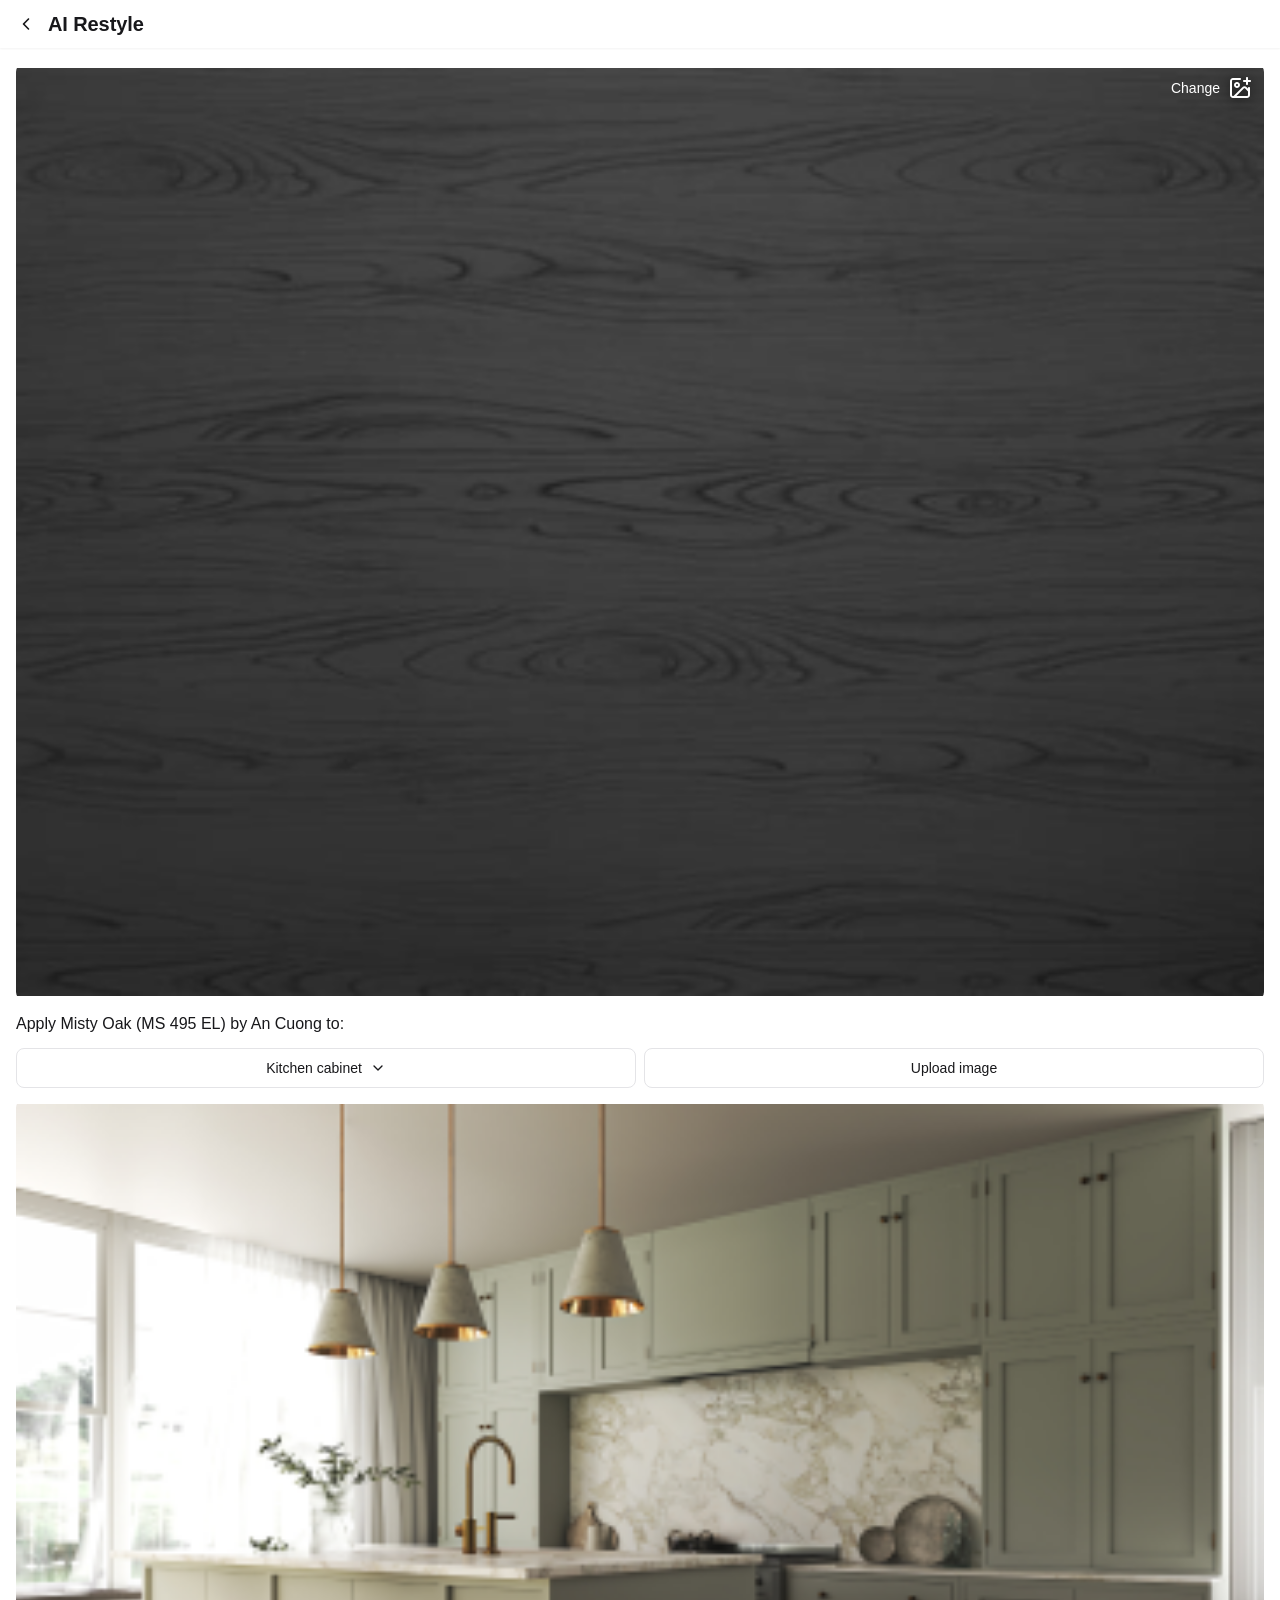
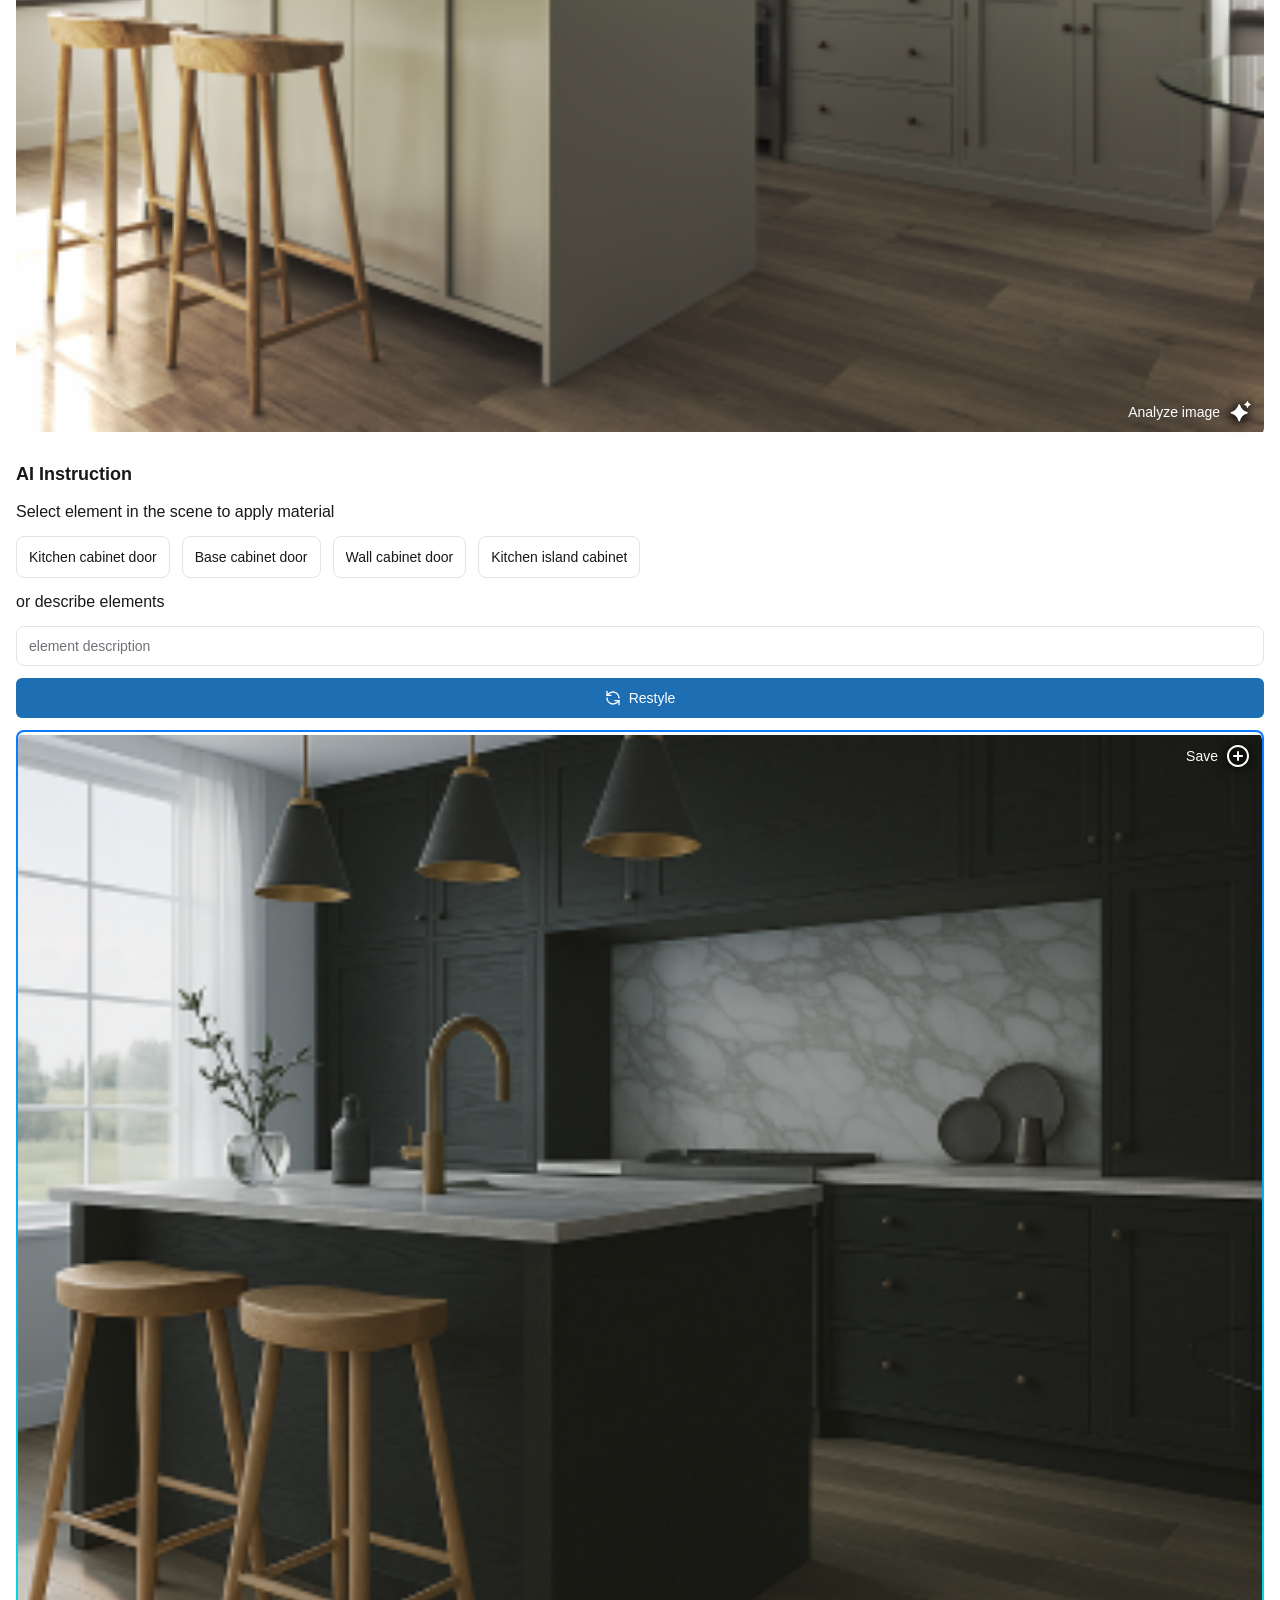
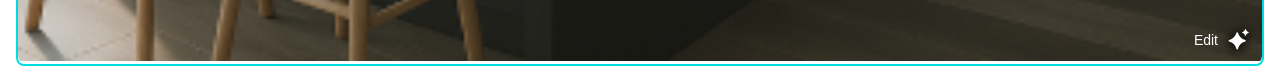
<file: ai-restyle/index.html>
<!DOCTYPE html>
<html lang="en">
<head>
  <meta charset="UTF-8">
  <meta http-equiv="X-UA-Compatible" content="IE=edge">
  <meta name="viewport" content="width=device-width, initial-scale=1.0">
  <link rel="stylesheet" href="./vars.css">
  <link rel="stylesheet" href="./style.css">
  
  
  <style>
   a,
   button,
   input,
   select,
   h1,
   h2,
   h3,
   h4,
   h5,
   * {
       box-sizing: border-box;
       margin: 0;
       padding: 0;
       border: none;
       text-decoration: none;
       background: none;
   
       -webkit-font-smoothing: antialiased;
   }
   
   menu, ol, ul {
       list-style-type: none;
       margin: 0;
       padding: 0;
   }
   </style>
  <title>Document</title>
</head>
<body>
  <div class="restyle">
    <div class="nav-bar-top">
      <div class="header-1280">
        <a href="../moodboard/moodboard.html" class="back-icon-link">
          <img class="back-icon" src="back-icon0.svg" />
        </a>
        <div class="ai-restyle">AI Restyle</div>
      </div>
    </div>
    <div class="content">
      <div class="image">
        <img class="image2" src="image1.png" />
        <div class="button">
          <input type="file" id="first-image-upload" accept="image/*" style="display: none;">
          <label for="first-image-upload" class="change-label">
            <div class="change">Change</div>
            <div class="icon-wrapper">
              <img class="icon-image-plus" src="icon-image-plus0.svg" />
            </div>
          </label>
        </div>
      </div>
      <div class="apply-misty-oak-ms-495-el-by-an-cuong-to">
        Apply Misty Oak (MS 495 EL) by An Cuong to:
      </div>
      <div class="content2">
        <div class="button2 dropdown">
          <div class="kitchen-cabinet">Kitchen cabinet</div>
          <img class="icon-chevron-down" src="icon-chevron-down0.svg" />
          <div class="dropdown-menu">
            <div class="dropdown-item">Kitchen cabinet</div>
            <div class="dropdown-item">Living room cabinet</div>
            <div class="dropdown-item">Bedroom cabinet</div>
            <div class="dropdown-item">Bathroom cabinet</div>
            <div class="dropdown-item">Office cabinet</div>
          </div>
        </div>
        <div class="button3">
          <input type="file" id="image-upload" accept="image/*" style="display: none;">
          <label for="image-upload" class="upload-label">
            <div class="continue">Upload image</div>
          </label>
        </div>
      </div>
      <div class="image">
        <img class="image2" src="image3.png" />
        <div class="button4">
          <div class="analyze-image">Analyze image</div>
          <div class="icon-wrapper">
            <img class="clik-ai-icon" src="clik-ai-icon0.svg" />
          </div>
        </div>
      </div>
      <div class="ai">
        <div class="ai-instruction">AI Instruction</div>
        <div class="select-element-in-the-scene-to-apply-material">
          Select element in the scene to apply material
        </div>
        <div class="list">
          <div class="item">
            <div class="kitchen-cabinet-door">Kitchen cabinet door</div>
          </div>
          <div class="item">
            <div class="base-cabinet-door">Base cabinet door</div>
          </div>
          <div class="item">
            <div class="wall-cabinet-door">Wall cabinet door</div>
          </div>
          <div class="item">
            <div class="kitchen-island-cabinet">Kitchen island cabinet</div>
          </div>
        </div>
        <div class="or-describe-elements">or describe elements</div>
        <div class="button5">
          <input type="text" class="element-description" placeholder="element description">
        </div>
        <div class="button6">
          <img class="icon-refresh-ccw" src="icon-refresh-ccw0.svg" />
          <div class="login-with-email">Restyle</div>
        </div>
        <div class="image3">
          <img class="image4" src="image5.png" />
          <div class="button7">
            <div class="edit">Edit</div>
            <div class="icon-wrapper">
              <img class="clik-ai-icon2" src="clik-ai-icon1.svg" />
            </div>
          </div>
          <div class="button">
            <div class="save">Save</div>
            <div class="icon-wrapper">
              <img class="icon-plus-circle" src="icon-plus-circle0.svg" />
            </div>
          </div>
        </div>
      </div>
    </div>
  </div>
  
  <script>
    document.addEventListener('DOMContentLoaded', function() {
      // Handle back button
      const backButton = document.querySelector('.back-icon-link');
      backButton.addEventListener('click', function(e) {
        e.preventDefault();
        window.location.href = '../moodboard/moodboard.html';
      });

      // Xử lý dropdown
      const dropdown = document.querySelector('.dropdown');
      const dropdownItems = document.querySelectorAll('.dropdown-item');
      const selectedText = dropdown.querySelector('.kitchen-cabinet');

      dropdown.addEventListener('click', function(e) {
        e.stopPropagation();
        this.classList.toggle('active');
      });

      dropdownItems.forEach(item => {
        item.addEventListener('click', function(e) {
          e.stopPropagation();
          selectedText.textContent = this.textContent;
          dropdown.classList.remove('active');
        });
      });

      // Đóng dropdown khi click ra ngoài
      document.addEventListener('click', function() {
        dropdown.classList.remove('active');
      });

      // Xử lý upload ảnh cho nút Change
      const firstImageUpload = document.getElementById('first-image-upload');
      const firstPreviewImage = document.querySelectorAll('.image2')[0];

      firstImageUpload.addEventListener('change', function(e) {
        const file = e.target.files[0];
        if (file) {
          // Kiểm tra xem file có phải là ảnh không
          if (!file.type.startsWith('image/')) {
            alert('Please select an image file');
            return;
          }

          // Kiểm tra kích thước file (giới hạn 5MB)
          if (file.size > 5 * 1024 * 1024) {
            alert('File size should be less than 5MB');
            return;
          }

          const reader = new FileReader();
          reader.onload = function(e) {
            firstPreviewImage.src = e.target.result;
          };
          reader.readAsDataURL(file);
        }
      });

      // Xử lý upload ảnh cho nút Upload image
      const imageUpload = document.getElementById('image-upload');
      const previewImage = document.querySelectorAll('.image2')[1];

      imageUpload.addEventListener('change', function(e) {
        const file = e.target.files[0];
        if (file) {
          // Kiểm tra xem file có phải là ảnh không
          if (!file.type.startsWith('image/')) {
            alert('Please select an image file');
            return;
          }

          // Kiểm tra kích thước file (giới hạn 5MB)
          if (file.size > 5 * 1024 * 1024) {
            alert('File size should be less than 5MB');
            return;
          }

          const reader = new FileReader();
          reader.onload = function(e) {
            previewImage.src = e.target.result;
          };
          reader.readAsDataURL(file);
        }
      });

      // Xử lý items
      const items = document.querySelectorAll('.item');
      
      items.forEach(item => {
        item.addEventListener('click', function() {
          this.classList.toggle('selected');
        });
      });
    });
  </script>
</body>
</html>
</file>
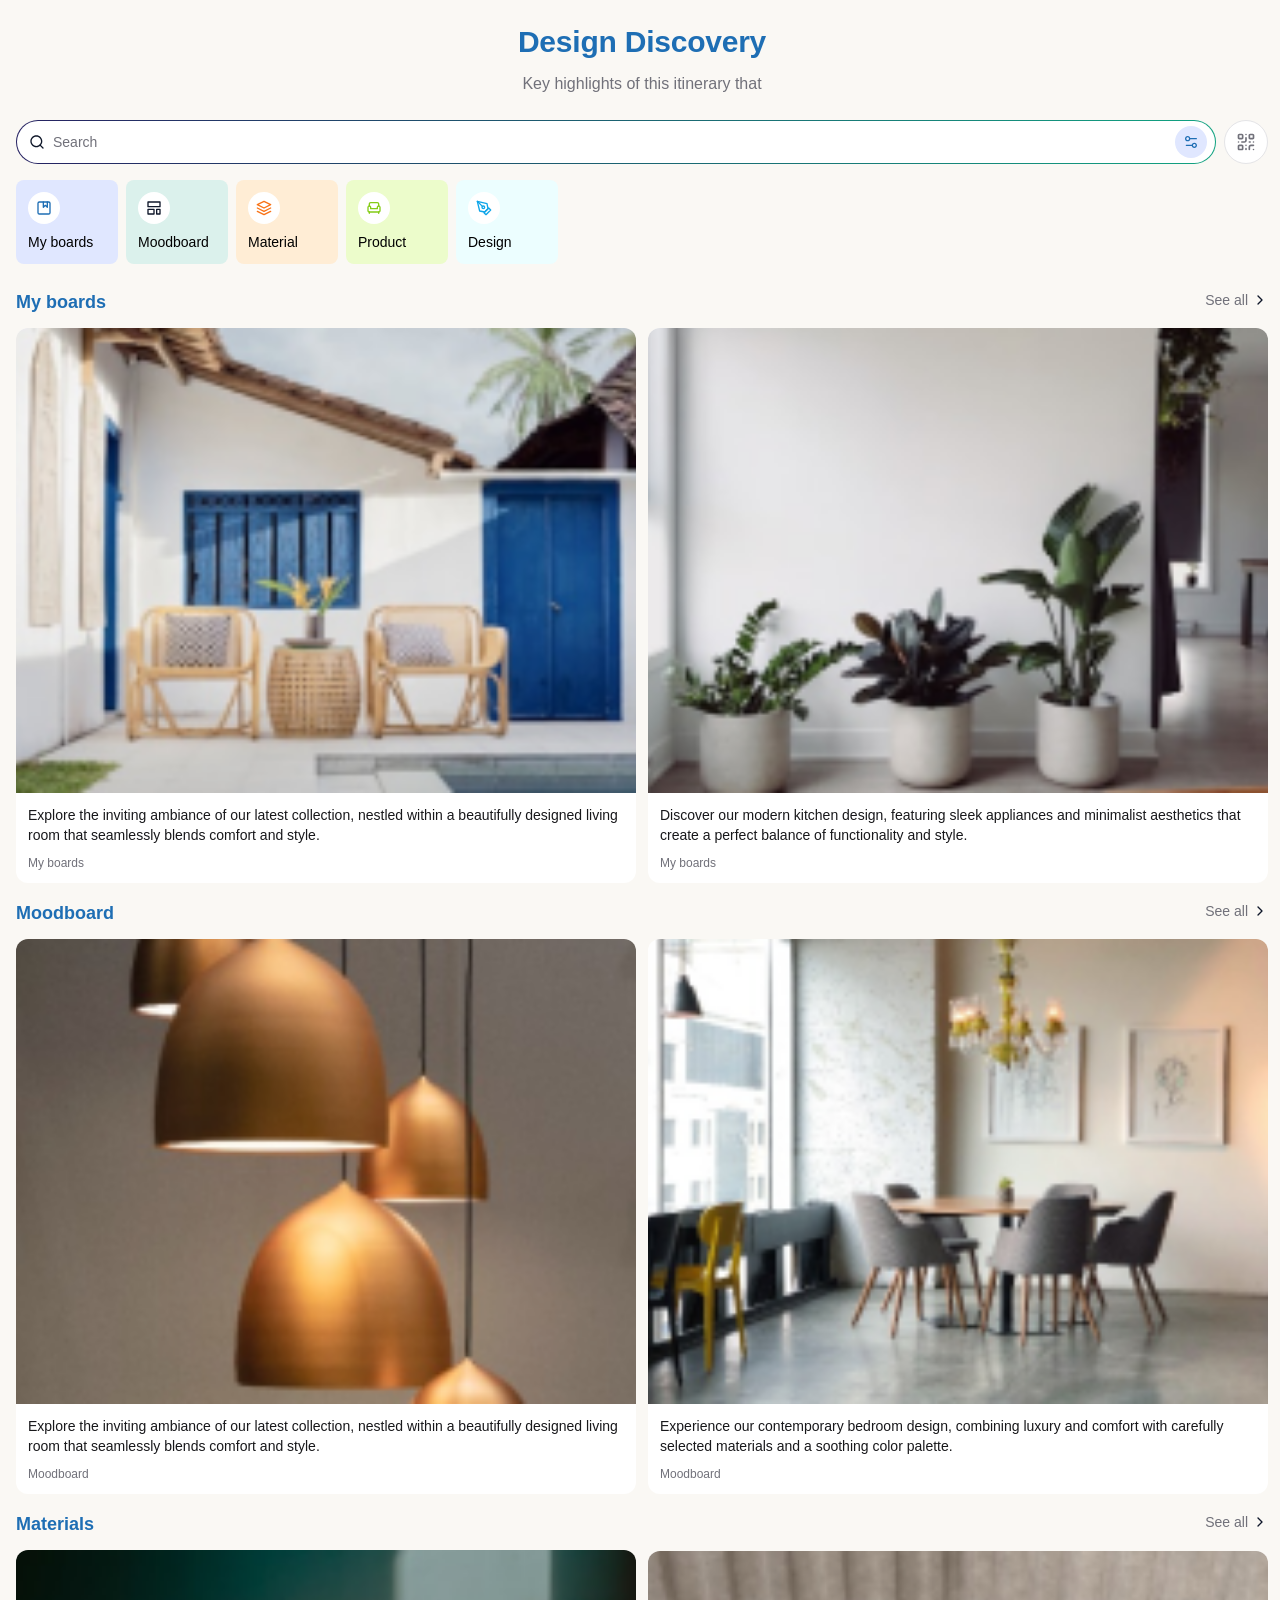
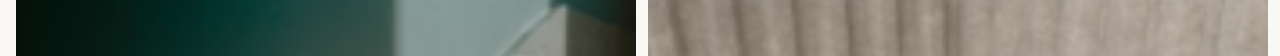
<file: home/index.html>
<!DOCTYPE html>
<html lang="en">
<head>
  <meta charset="UTF-8">
  <meta http-equiv="X-UA-Compatible" content="IE=edge">
  <meta name="viewport" content="width=device-width, initial-scale=1.0">
  <link rel="stylesheet" href="./vars.css">
  <link rel="stylesheet" href="./style.css">
  
  
  <style>
   a,
   button,
   input,
   select,
   h1,
   h2,
   h3,
   h4,
   h5,
   * {
       box-sizing: border-box;
       margin: 0;
       padding: 0;
       border: none;
       text-decoration: none;
       background: none;
   
       -webkit-font-smoothing: antialiased;
   }
   
   menu, ol, ul {
       list-style-type: none;
       margin: 0;
       padding: 0;
   }
   </style>
  <title>Document</title>
</head>
<body>
  <div class="home">
    <div class="nav-bar-top">
      <div class="header-1280">
        <div class="content">
          <div class="headline">
            <div class="design-discovery">Design Discovery</div>
          </div>
        </div>
        <div class="key-highlights-of-this-itinerary-that">
          Key highlights of this itinerary that
        </div>
      </div>
      <div class="frame-427321113">
        <div class="search">
          <div class="field">
            <img class="icon-search" src="icon-search0.svg" />
            <input type="text" class="search2" placeholder="Search" />
            <div class="fillter">
              <img class="icon-settings-2" src="icon-settings-20.svg" />
            </div>
          </div>
          <button class="field2" id="qrButton" onclick="openQRScanner()">
            <img class="icon-qr-code" src="icon-qr-code0.svg" />
          </button>
        </div>
        <div class="type-wrapper">
          <div class="type">
            <div class="item">
              <div class="frame-427321116">
                <div class="frame-427321117">
                  <img class="icon-album" src="icon-album0.svg" />
                </div>
                <div class="my-boards">My boards</div>
              </div>
            </div>
            <div class="item2">
              <div class="frame-427321116">
                <div class="frame-427321117">
                  <img
                    class="icon-layout-template"
                    src="icon-layout-template0.svg"
                  />
                </div>
                <div class="moodboard">Moodboard</div>
              </div>
            </div>
            <div class="item3">
              <div class="frame-427321116">
                <div class="frame-427321117">
                  <img class="icon-layers" src="icon-layers0.svg" />
                </div>
                <div class="material">Material</div>
              </div>
            </div>
            <div class="item4">
              <div class="frame-427321116">
                <div class="frame-427321117">
                  <img class="icon-armchair" src="icon-armchair0.svg" />
                </div>
                <div class="product">Product</div>
              </div>
            </div>
            <div class="item5">
              <div class="frame-427321116">
                <div class="frame-427321117">
                  <img class="icon-pen-tool" src="icon-pen-tool0.svg" />
                </div>
                <div class="design">Design</div>
              </div>
            </div>
          </div>
        </div>
      </div>
      <div class="gallery">
        <div class="frame-427321118">
          <div class="my-boards2">My boards</div>
          <a href="../listing/index.html?tab=my-boards" class="content2">
            <div class="see-all">See all</div>
            <img class="icon-chevron-right" src="icon-chevron-right0.svg" />
          </a>
        </div>
        <a href="../moodboard/Moodboard.html" class="item6">
          <img class="rectangle-3467533" src="rectangle-34675330.png" />
          <div class="text">
            <div
              class="explore-the-inviting-ambiance-of-our-latest-collection-nestled-within-a-beautifully-designed-living-room-that-seamlessly-blends-comfort-and-style"
            >
              Explore the inviting ambiance of our latest collection, nestled
              within a beautifully designed living room that seamlessly blends
              comfort and style.
            </div>
            <div class="my-boards3">My boards</div>
          </div>
        </a>
        <a href="../moodboard/Moodboard.html" class="item6">
          <img class="rectangle-3467533" src="rectangle-34675340.png" />
          <div class="text">
            <div class="explore-the-inviting-ambiance-of-our-latest-collection-nestled-within-a-beautifully-designed-living-room-that-seamlessly-blends-comfort-and-style">
              Discover our modern kitchen design, featuring sleek appliances and minimalist aesthetics that create a perfect balance of functionality and style.
            </div>
            <div class="my-boards3">My boards</div>
          </div>
        </a>
      </div>
      <div class="gallery">
        <div class="frame-427321118">
          <div class="moodboard2">Moodboard</div>
          <a href="../listing/index.html?tab=moodboard" class="content2">
            <div class="see-all">See all</div>
            <img class="icon-chevron-right2" src="icon-chevron-right1.svg" />
          </a>
        </div>
        <a href="../moodboard/Moodboard.html" class="item6">
          <img class="rectangle-3467532" src="rectangle-34675320.png" />
          <div class="text">
            <div
              class="explore-the-inviting-ambiance-of-our-latest-collection-nestled-within-a-beautifully-designed-living-room-that-seamlessly-blends-comfort-and-style"
            >
              Explore the inviting ambiance of our latest collection, nestled
              within a beautifully designed living room that seamlessly blends
              comfort and style.
            </div>
            <div class="moodboard3">Moodboard</div>
          </div>
        </a>
        <a href="../moodboard/Moodboard.html" class="item6">
          <img class="rectangle-3467532" src="rectangle-34675331.png" />
          <div class="text">
            <div class="explore-the-inviting-ambiance-of-our-latest-collection-nestled-within-a-beautifully-designed-living-room-that-seamlessly-blends-comfort-and-style">
              Experience our contemporary bedroom design, combining luxury and comfort with carefully selected materials and a soothing color palette.
            </div>
            <div class="moodboard3">Moodboard</div>
          </div>
        </a>
      </div>
      <div class="gallery">
        <div class="frame-427321118">
          <div class="materials">Materials</div>
          <a href="../listing/index.html?tab=material" class="content2">
            <div class="see-all">See all</div>
            <img class="icon-chevron-right3" src="icon-chevron-right2.svg" />
          </a>
        </div>
        <div class="item6">
          <img class="rectangle-3467533" src="rectangle-34675332.png" />
          <div class="text">
            <div
              class="explore-the-inviting-ambiance-of-our-latest-collection-nestled-within-a-beautifully-designed-living-room-that-seamlessly-blends-comfort-and-style"
            >
              Explore the inviting ambiance of our latest collection, nestled
              within a beautifully designed living room that seamlessly blends
              comfort and style.
            </div>
            <div class="materials2">Materials</div>
          </div>
        </div>
        <div class="item6">
          <img class="rectangle-3467534" src="rectangle-34675341.png" />
          <div class="text">
            <div
              class="explore-the-inviting-ambiance-of-our-latest-collection-nestled-within-a-beautifully-designed-living-room-that-seamlessly-blends-comfort-and-style"
            >
              Explore the inviting ambiance of our latest collection, nestled
              within a beautifully designed living room that seamlessly blends
              comfort and style.
            </div>
            <div class="materials2">Materials</div>
          </div>
        </div>
      </div>
      <div class="gallery">
        <div class="frame-427321118">
          <div class="products">Products</div>
          <a href="../listing/index.html?tab=product" class="content2">
            <div class="see-all">See all</div>
            <img class="icon-chevron-right4" src="icon-chevron-right3.svg" />
          </a>
        </div>
        <div class="item6">
          <img class="rectangle-3467533" src="rectangle-34675333.png" />
          <div class="text">
            <div
              class="explore-the-inviting-ambiance-of-our-latest-collection-nestled-within-a-beautifully-designed-living-room-that-seamlessly-blends-comfort-and-style"
            >
              Explore the inviting ambiance of our latest collection, nestled
              within a beautifully designed living room that seamlessly blends
              comfort and style.
            </div>
            <div class="products2">Products</div>
          </div>
        </div>
        <div class="item6">
          <img class="rectangle-3467534" src="rectangle-34675342.png" />
          <div class="text">
            <div
              class="explore-the-inviting-ambiance-of-our-latest-collection-nestled-within-a-beautifully-designed-living-room-that-seamlessly-blends-comfort-and-style"
            >
              Explore the inviting ambiance of our latest collection, nestled
              within a beautifully designed living room that seamlessly blends
              comfort and style.
            </div>
            <div class="products2">Products</div>
          </div>
        </div>
      </div>
      <div class="gallery">
        <div class="frame-427321118">
          <div class="design2">Design</div>
          <a href="../listing/index.html?tab=design" class="content2">
            <div class="see-all">See all</div>
            <img class="icon-chevron-right5" src="icon-chevron-right4.svg" />
          </a>
        </div>
        <div class="item6">
          <img class="rectangle-3467533" src="rectangle-34675334.png" />
          <div class="text">
            <div
              class="explore-the-inviting-ambiance-of-our-latest-collection-nestled-within-a-beautifully-designed-living-room-that-seamlessly-blends-comfort-and-style"
            >
              Explore the inviting ambiance of our latest collection, nestled
              within a beautifully designed living room that seamlessly blends
              comfort and style.
            </div>
            <div class="design3">Design</div>
          </div>
        </div>
        <div class="item6">
          <img class="rectangle-3467534" src="rectangle-34675343.png" />
          <div class="text">
            <div
              class="explore-the-inviting-ambiance-of-our-latest-collection-nestled-within-a-beautifully-designed-living-room-that-seamlessly-blends-comfort-and-style"
            >
              Explore the inviting ambiance of our latest collection, nestled
              within a beautifully designed living room that seamlessly blends
              comfort and style.
            </div>
            <div class="design3">Design</div>
          </div>
        </div>
      </div>
    </div>
  </div>
  
  <script>
  function openQRScanner() {
    // Kiểm tra xem trình duyệt có hỗ trợ getUserMedia không
    if (!navigator.mediaDevices || !navigator.mediaDevices.getUserMedia) {
      alert('Trình duyệt của bạn không hỗ trợ truy cập camera');
      return;
    }

    // Tạo modal để hiển thị camera
    const modal = document.createElement('div');
    modal.style.position = 'fixed';
    modal.style.top = '0';
    modal.style.left = '0';
    modal.style.width = '100%';
    modal.style.height = '100%';
    modal.style.backgroundColor = 'rgba(0, 0, 0, 0.8)';
    modal.style.zIndex = '1000';
    modal.style.display = 'flex';
    modal.style.flexDirection = 'column';
    modal.style.alignItems = 'center';
    modal.style.justifyContent = 'center';

    // Tạo video element
    const video = document.createElement('video');
    video.style.width = '100%';
    video.style.maxWidth = '500px';
    video.style.borderRadius = '12px';
    video.autoplay = true;

    // Tạo nút đóng
    const closeButton = document.createElement('button');
    closeButton.textContent = 'Đóng';
    closeButton.style.marginTop = '20px';
    closeButton.style.padding = '10px 20px';
    closeButton.style.backgroundColor = '#1e6eb4';
    closeButton.style.color = 'white';
    closeButton.style.border = 'none';
    closeButton.style.borderRadius = '8px';
    closeButton.style.cursor = 'pointer';

    // Thêm các element vào modal
    modal.appendChild(video);
    modal.appendChild(closeButton);
    document.body.appendChild(modal);

    // Mở camera
    navigator.mediaDevices.getUserMedia({ video: { facingMode: 'environment' } })
      .then(stream => {
        video.srcObject = stream;
      })
      .catch(err => {
        alert('Không thể truy cập camera: ' + err.message);
        modal.remove();
      });

    // Xử lý đóng modal
    closeButton.onclick = () => {
      const stream = video.srcObject;
      if (stream) {
        stream.getTracks().forEach(track => track.stop());
      }
      modal.remove();
    };
  }
  </script>
</body>
</html>
</file>
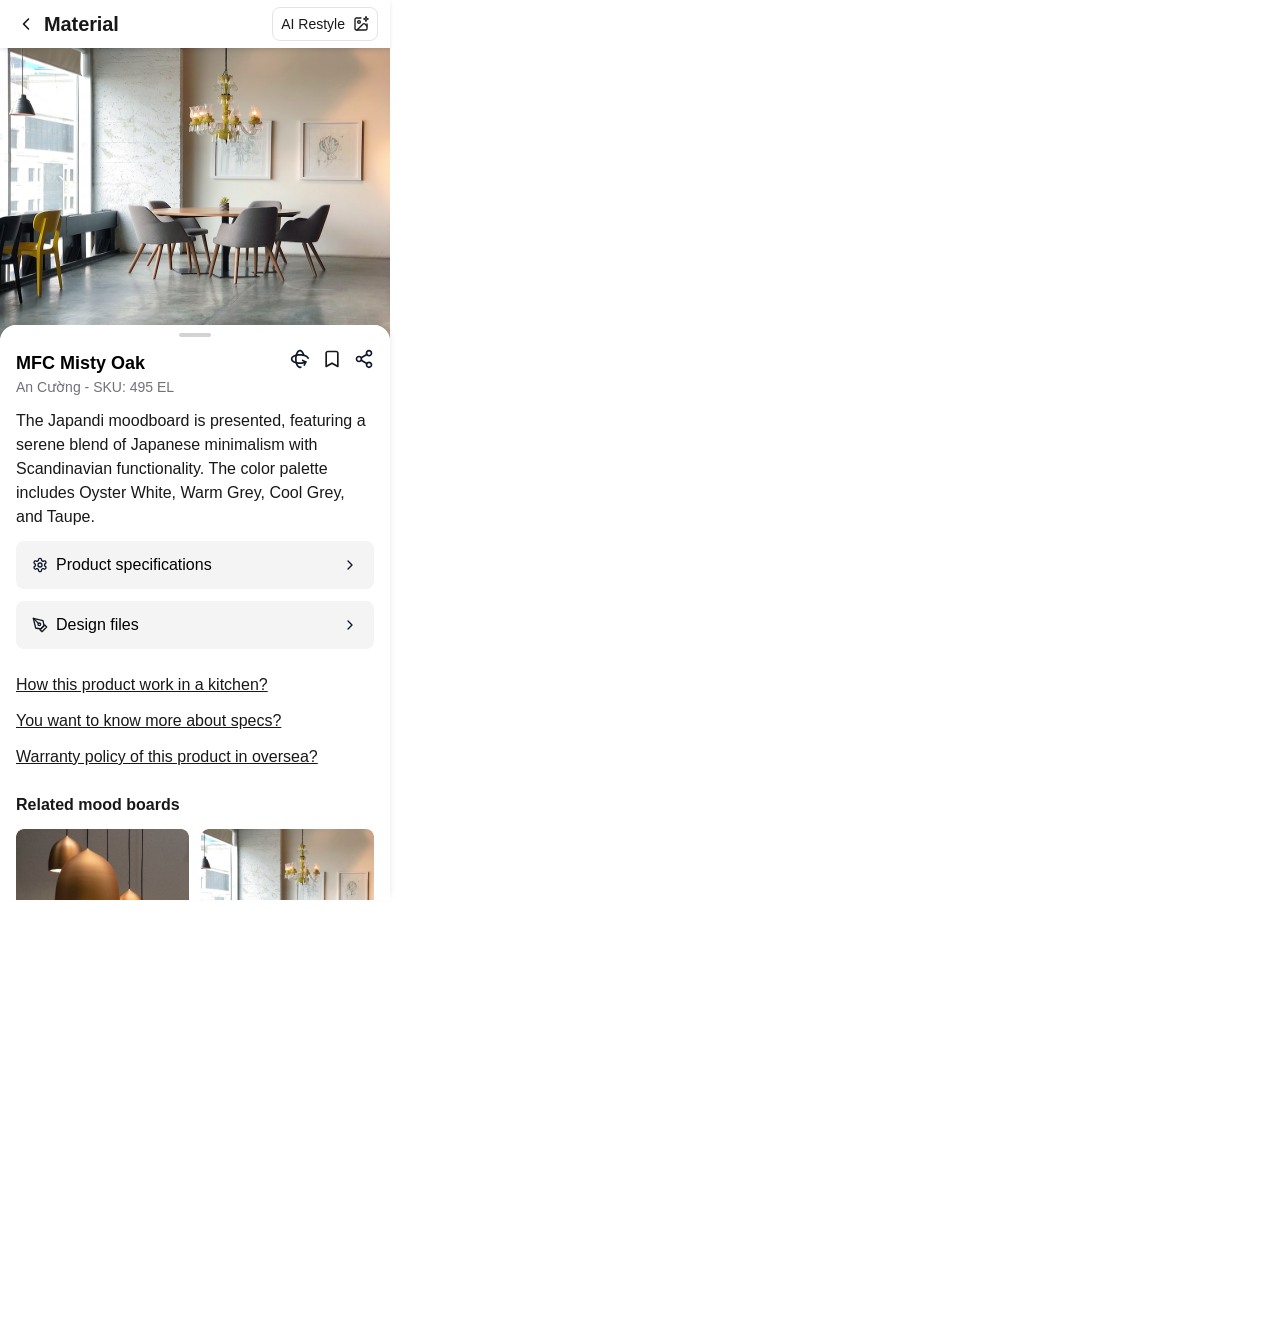
<file: material/index.html>
<!DOCTYPE html>
<html lang="en">
<head>
  <meta charset="UTF-8">
  <meta http-equiv="X-UA-Compatible" content="IE=edge">
  <meta name="viewport" content="width=device-width, initial-scale=1.0">
  <link rel="stylesheet" href="./vars.css">
  <link rel="stylesheet" href="./style.css">
  
  
  <style>
   a,
   button,
   input,
   select,
   h1,
   h2,
   h3,
   h4,
   h5,
   * {
       box-sizing: border-box;
       margin: 0;
       padding: 0;
       border: none;
       text-decoration: none;
       background: none;
   
       -webkit-font-smoothing: antialiased;
   }
   
   menu, ol, ul {
       list-style-type: none;
       margin: 0;
       padding: 0;
   }
   </style>
  <title>Document</title>
</head>
<body>
  <div class="material">
    <div class="nav-bar-top">
      <div class="header-1280">
        <img class="back-icon" src="back-icon0.svg" />
        <div class="material2">Material</div>
        <div class="btn">
          <div class="button-label">AI Restyle</div>
          <img class="ai-icon" src="ai-icon0.svg" />
        </div>
      </div>
    </div>
    <img
      class="image"
      style="
        background: url(image0.png) center;
        background-size: cover;
        background-repeat: no-repeat;
      "
      src="image0.png"
    />
    <div class="content">
      <div class="divider">
        <div class="progress-bar"></div>
      </div>
      <div class="content2">
        <div class="content3">
          <div class="mfc-misty-oak">MFC Misty Oak</div>
          <div class="an-c-ng-sku-495-el">An Cường - SKU: 495 EL</div>
        </div>
        <div class="content4">
          <img class="icon-rotate-3-d" src="icon-rotate-3-d0.svg" />
          <img class="icon-bookmark" src="icon-bookmark0.svg" />
          <img class="icon-share-2" src="icon-share-20.svg" />
        </div>
      </div>
      <div class="content5">
        <div
          class="the-japandi-moodboard-is-presented-featuring-a-serene-blend-of-japanese-minimalism-with-scandinavian-functionality-the-color-palette-includes-oyster-white-warm-grey-cool-grey-and-taupe"
        >
          The Japandi moodboard is presented, featuring a serene blend of Japanese
          minimalism with Scandinavian functionality. The color palette includes
          Oyster White, Warm Grey, Cool Grey, and Taupe.
        </div>
      </div>
      <div class="content6">
        <div class="item">
          <img class="icon-settings" src="icon-settings0.svg" />
          <div class="product-specifications">Product specifications</div>
          <img class="icon-chevron-right" src="icon-chevron-right0.svg" />
        </div>
        <div class="item">
          <img class="icon-pen-tool" src="icon-pen-tool0.svg" />
          <div class="design-files">Design files</div>
          <img class="icon-chevron-right2" src="icon-chevron-right1.svg" />
        </div>
      </div>
      <div class="content6">
        <div class="how-this-product-work-in-a-kitchen">
          <ul class="how-this-product-work-in-a-kitchen-span">
            <li>How this product work in a kitchen?﻿</li>
          </ul>
        </div>
        <div class="you-want-to-know-more-about-specs">
          <ul class="you-want-to-know-more-about-specs-span">
            <li>You want to know more about specs?</li>
          </ul>
        </div>
        <div class="warranty-policy-of-this-product-in-oversea">
          <ul class="warranty-policy-of-this-product-in-oversea-span">
            <li>Warranty policy of this product in oversea?</li>
          </ul>
        </div>
      </div>
      <div class="content6">
        <div class="related-mood-boards">Related mood boards</div>
        <div class="gallery">
          <div class="item2">
            <img class="rectangle-3467532" src="rectangle-34675320.png" />
            <div class="description-of-the-space-that-the-product-displayed">
              Description of the space that the product displayed...
            </div>
          </div>
          <div class="item2">
            <img class="rectangle-3467533" src="rectangle-34675330.png" />
            <div class="description-of-the-space-that-the-product-displayed">
              Description of the space that the product displayed...
            </div>
          </div>
          <div class="item2">
            <img class="rectangle-3467533" src="rectangle-34675331.png" />
            <div class="description-of-the-space-that-the-product-displayed">
              Description of the space that the product displayed...
            </div>
          </div>
          <div class="item2">
            <img class="rectangle-3467534" src="rectangle-34675340.png" />
            <div class="description-of-the-space-that-the-product-displayed">
              Description of the space that the product displayed...
            </div>
          </div>
        </div>
      </div>
    </div>
  </div>
  
  <script>
    document.querySelector('.divider').addEventListener('click', function() {
      document.querySelector('.content').classList.toggle('expanded');
    });
  </script>
</body>
</html>
</file>
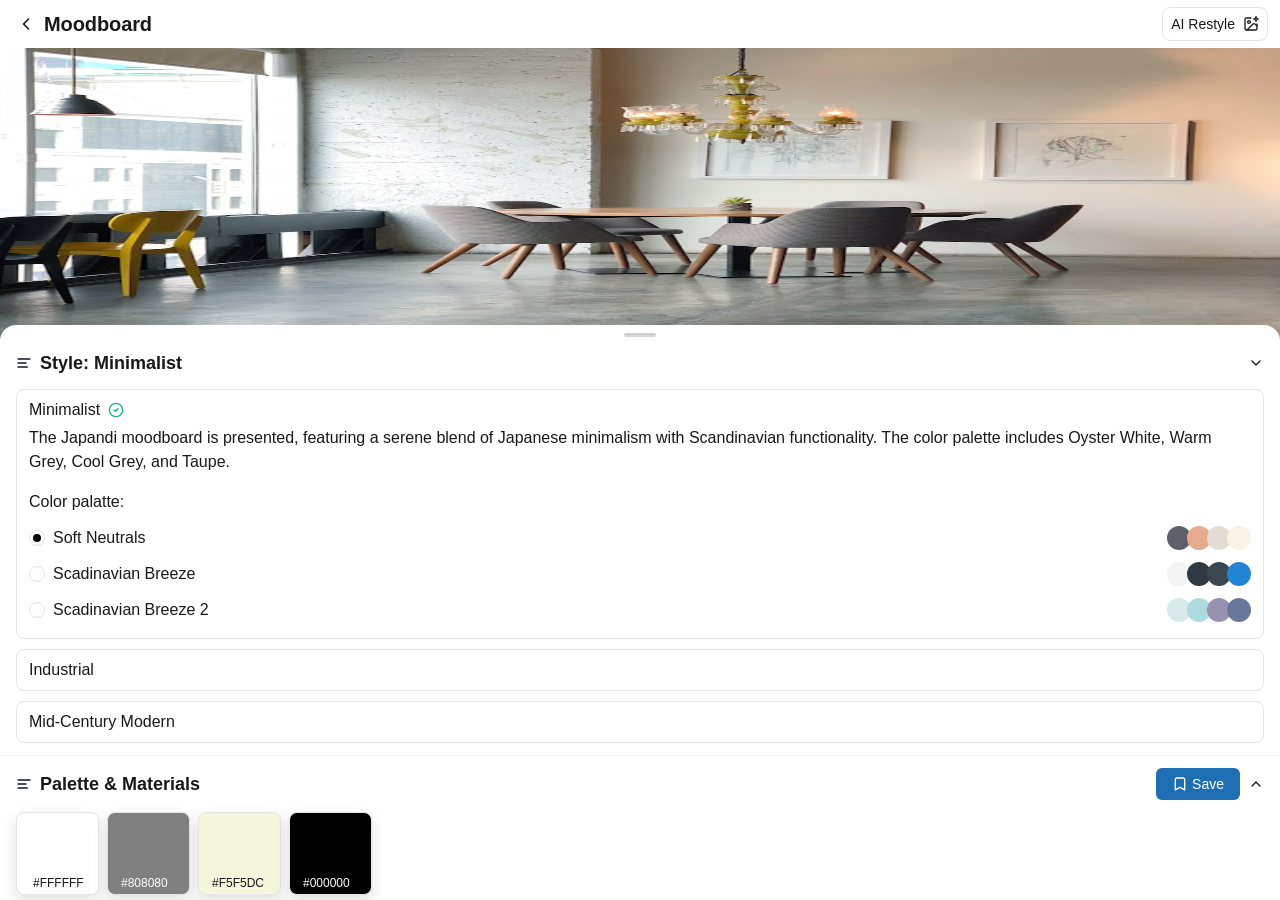
<file: moodboard/index.html>
<!DOCTYPE html>
<html lang="en">
<head>
  <meta charset="UTF-8">
  <meta http-equiv="X-UA-Compatible" content="IE=edge">
  <meta name="viewport" content="width=device-width, initial-scale=1.0">
  <link rel="stylesheet" href="./vars.css">
  <link rel="stylesheet" href="./style.css">
  
  
  <style>
   a,
   button,
   input,
   select,
   h1,
   h2,
   h3,
   h4,
   h5,
   * {
       box-sizing: border-box;
       margin: 0;
       padding: 0;
       border: none;
       text-decoration: none;
       background: none;
   
       -webkit-font-smoothing: antialiased;
   }
   
   menu, ol, ul {
       list-style-type: none;
       margin: 0;
       padding: 0;
   }
   </style>
  <title>Document</title>
</head>
<body>
  <div class="moodboard">
    <div class="nav-bar-top">
      <div class="header-1280">
        <img class="back-icon" src="back-icon0.svg" />
        <div class="moodboard-title">Moodboard</div>
        <div class="btn">
          <div class="button-label">AI Restyle</div>
          <img class="ai-icon" src="ai-icon0.svg" />
        </div>
      </div>
    </div>
    <img
      class="image"
      style="
        background: url(image0.png) center;
        background-size: cover;
        background-repeat: no-repeat;
      "
      src="image0.png"
    />
    <div class="content">
      <div class="divider">
        <div class="progress-bar"></div>
      </div>
      <div class="content2">
        <div class="content3">
          <img class="icon" src="icon0.svg" />
          <div class="style">Style: Minimalist</div>
        </div>
        <img class="dropdown-icon" src="dropdown-icon0.svg" />
      </div>
      <div class="content4">
        <div class="content5">
          <div class="content6">
            <div class="content7">
              <div class="title">Minimalist</div>
              <img class="check-icon" src="check-icon0.svg" />
            </div>
            <div class="description">
              The Japandi moodboard is presented, featuring a serene blend of
              Japanese minimalism with Scandinavian functionality. The color
              palette includes Oyster White, Warm Grey, Cool Grey, and Taupe.
            </div>
          </div>
          <div class="content8">
            <div class="color-palette-label">Color palatte:</div>
            <div class="list">
              <div class="item">
                <div class="radio-button">
                  <div class="group-6">
                    <div class="ellipse-4"></div>
                    <div class="ellipse-5"></div>
                  </div>
                  <div class="default">Soft Neutrals</div>
                </div>
                <div class="items">
                  <div class="ellipse-1"></div>
                  <div class="ellipse-2"></div>
                  <div class="ellipse-3"></div>
                  <div class="ellipse-42"></div>
                </div>
              </div>
              <div class="item">
                <div class="radio-button">
                  <div class="ellipse-43"></div>
                  <div class="default">Scadinavian Breeze</div>
                </div>
                <div class="items">
                  <div class="ellipse-12"></div>
                  <div class="ellipse-22"></div>
                  <div class="ellipse-32"></div>
                  <div class="ellipse-44"></div>
                </div>
              </div>
              <div class="item">
                <div class="radio-button">
                  <div class="ellipse-43"></div>
                  <div class="default">Scadinavian Breeze 2</div>
                </div>
                <div class="items">
                  <div class="ellipse-13"></div>
                  <div class="ellipse-23"></div>
                  <div class="ellipse-33"></div>
                  <div class="ellipse-45"></div>
                </div>
              </div>
            </div>
          </div>
        </div>
        <div class="content9">
          <div class="content6">
            <div class="content7">
              <div class="style-name">Industrial</div>
            </div>
          </div>
        </div>
        <div class="content9">
          <div class="content6">
            <div class="content7">
              <div class="style-name">Mid-Century Modern</div>
            </div>
          </div>
        </div>
      </div>
      <div class="content10">
        <div class="content3">
          <img class="icon2" src="icon1.svg" />
          <div class="section-title">Palette &amp; Materials</div>
        </div>
        <div class="button">
          <img class="bookmark-icon" src="bookmark-icon0.svg" />
          <div class="save">Save</div>
        </div>
        <img class="chevron-icon" src="chevron-icon0.svg" />
      </div>
      <div class="content11">
        <div class="gallery">
          <div class="color-item">
            <div class="color-swatch"></div>
            <div class="color-code">#FFFFFF</div>
          </div>
          <div class="color-item2">
            <div class="color-swatch2"></div>
            <div class="color-code2">#808080</div>
          </div>
          <div class="color-item2">
            <div class="color-swatch3"></div>
            <div class="color-code3">#F5F5DC</div>
          </div>
          <div class="color-item2">
            <div class="color-swatch4"></div>
            <div class="color-code2">#000000</div>
          </div>
        </div>
        <div class="content12">
          <div class="materials-label">Materials</div>
        </div>
        <div class="gallery">
          <div class="material-item">
            <img class="material-image" src="material-image0.png" />
            <div class="material-code">#mcode</div>
            <div class="recommended">
              <div class="material-type">Panel</div>
            </div>
          </div>
          <div class="material-item">
            <img class="material-image" src="material-image1.png" />
            <div class="recommended">
              <div class="material-type">Paint</div>
            </div>
            <div class="material-code">#mcode</div>
          </div>
          <div class="material-item">
            <img class="material-image" src="material-image2.png" />
            <div class="recommended">
              <div class="material-type">Curtain</div>
            </div>
            <div class="material-code">#mcode</div>
          </div>
          <div class="material-item">
            <img class="material-image" src="material-image3.png" />
            <div class="recommended">
              <div class="material-type">Flooring</div>
            </div>
            <div class="material-code">#mcode</div>
          </div>
        </div>
        <div class="gallery">
          <div class="material-item">
            <img class="material-image" src="material-image4.png" />
            <div class="material-code">#mcode</div>
            <div class="recommended">
              <div class="material-type">Panel</div>
            </div>
          </div>
          <div class="material-item">
            <img class="material-image" src="material-image5.png" />
            <div class="recommended">
              <div class="material-type">Paint</div>
            </div>
            <div class="material-code">#mcode</div>
          </div>
          <div class="material-item">
            <img class="material-image" src="material-image6.png" />
            <div class="recommended">
              <div class="material-type">Curtain</div>
            </div>
            <div class="material-code">#mcode</div>
          </div>
          <div class="material-item">
            <img class="material-image" src="material-image7.png" />
            <div class="recommended">
              <div class="material-type">Flooring</div>
            </div>
            <div class="material-code">#mcode</div>
          </div>
        </div>
      </div>
    </div>
  </div>
  
</body>
</html>
</file>
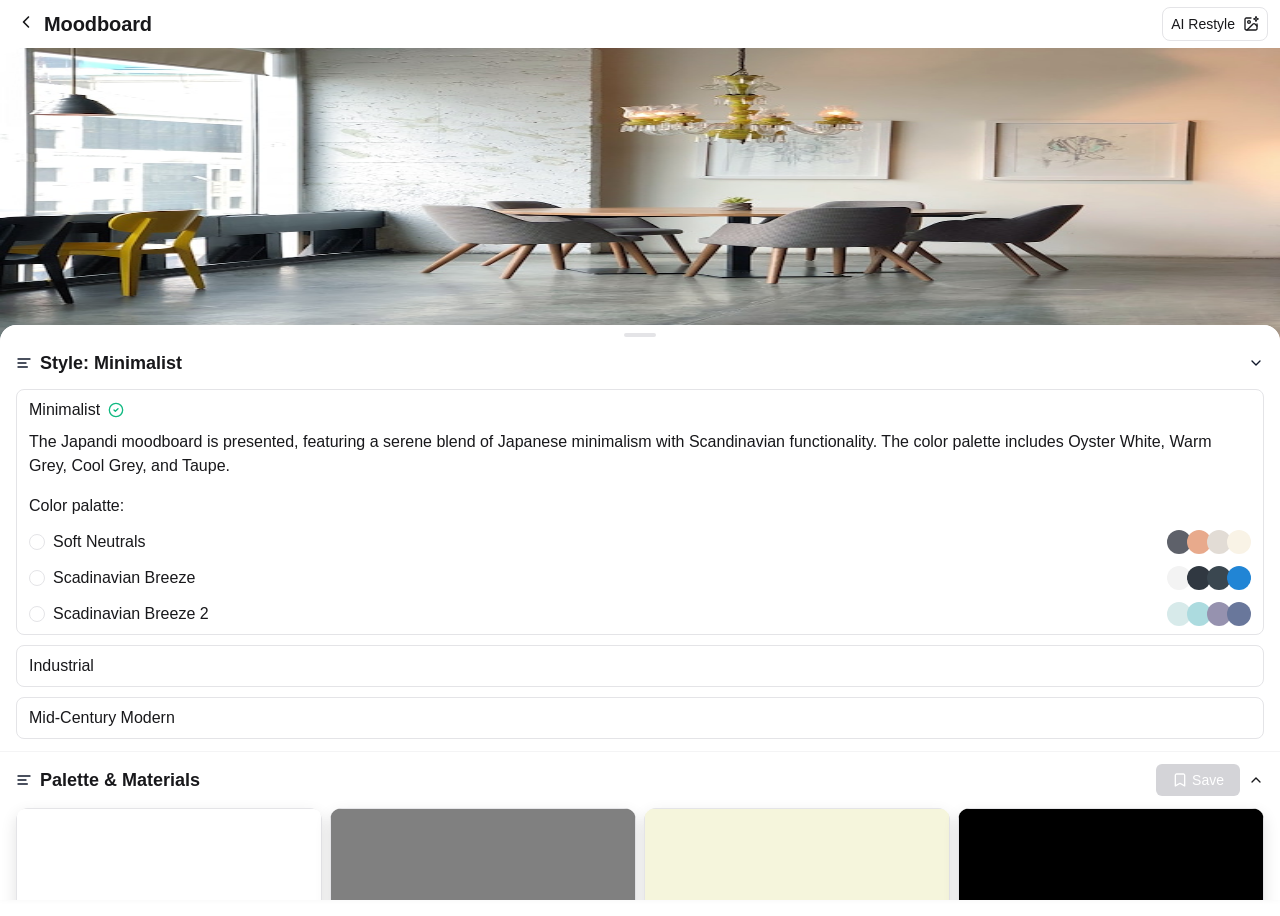
<file: moodboard/Moodboard.html>
<!DOCTYPE html>
<html lang="en">
<head>
    <meta charset="UTF-8">
    <meta name="viewport" content="width=device-width, initial-scale=1.0">
    <title>Moodboard</title>
    <link rel="stylesheet" href="style.css">
    <link rel="stylesheet" href="vars.css">
    <link href="https://fonts.googleapis.com/css2?family=Inter:wght@400;500;600&display=swap" rel="stylesheet">
    <style>
        /* CSS cho trạng thái mở */
        .content5:not(.collapsed),
        .content9:not(.collapsed) {
            gap: 8px !important;
            padding: 8px 12px 8px 12px !important;
        }
        
        /* CSS cho trạng thái đóng */
        .content5.collapsed,
        .content9.collapsed {
            height: 42px !important;
            overflow: hidden !important;
            padding: 0 !important;
            gap: 0 !important;
            margin: 0 !important;
        }
        .content5.collapsed .content6,
        .content9.collapsed .content6 {
            height: 42px !important;
            padding: 0 !important;
            margin: 0 !important;
        }
        .content5.collapsed .content7,
        .content9.collapsed .content7 {
            height: 42px !important;
            padding: 0 16px !important;
            margin: 0 !important;
        }
        .content5.collapsed .style-name,
        .content9.collapsed .style-name {
            font-size: 16px !important;
            line-height: 42px !important;
            margin: 0 !important;
            padding: 0 !important;
        }
        .content5.collapsed .style-details,
        .content9.collapsed .style-details {
            display: none !important;
        }
        .color-palette-label {
            margin-top: 16px;
        }
        .radio-button {
            cursor: pointer;
        }
        /* Mặc định hiển thị icon không chọn */
        .radio-button .ellipse-5 {
            display: none;
        }
        /* Khi được chọn, hiển thị icon chọn */
        .radio-button.selected .ellipse-5 {
            display: block;
        }
        /* CSS cho phần Palette & Materials */
        .content11 {
            transition: all 0.3s ease;
        }
        .content11.collapsed {
            display: none;
        }
        .content10 {
            cursor: pointer;
        }
        .content10 .chevron-icon {
            transition: transform 0.3s ease;
        }
        .content10.collapsed .chevron-icon {
            transform: rotate(180deg);
        }
        /* CSS cho phần Style header */
        .content2 {
            cursor: pointer;
        }
        .content2 .dropdown-icon {
            transition: transform 0.3s ease;
        }
        .content2.collapsed .dropdown-icon {
            transform: rotate(180deg);
        }
        .content4.collapsed {
            display: none;
        }
        /* CSS cho gallery */
        .gallery {
            display: flex;
            flex-wrap: wrap;
            gap: 8px;
            width: 100%;
        }
        .color-item {
            width: calc(25% - 6px);
            aspect-ratio: 1;
            position: relative;
            border-radius: 12px;
            box-shadow: 0px 6px 16px rgba(0,0,0,0.12);
            overflow: hidden;
            background: #fff;
        }
        .color-swatch {
            width: 100%;
            height: 100%;
            border-radius: 12px;
            border: 1px solid #E4E4E7;
            margin: 0;
            padding: 0;
            display: block;
        }
        .color-code {
            position: absolute;
            left: 50%;
            transform: translateX(-50%);
            bottom: 4px;
            height: 16px;
            line-height: 16px;
            font-family: var(--detail-font-family, "Inter-Medium", sans-serif);
            font-size: var(--detail-font-size, 12px);
            font-weight: var(--detail-font-weight, 500);
            color: var(--zinc-900, #18181b);
            text-align: center;
            z-index: 1;
            margin: 0;
            padding: 0;
            white-space: nowrap;
            overflow: hidden;
            top:80% !important;
                  }
        .color-item .color-swatch[style*='#000000'] + .color-code {
            color: #fff;
        }
        /* Color swatch */
        .color-swatch,
        .color-swatch2,
        .color-swatch3,
        .color-swatch4 {
            box-sizing: border-box;
            width: 100%;
            height: 100%;
            background: #FFFFFF;
            border: 1px solid #E4E4E7;
            box-shadow: 0px 6px 16px rgba(0, 0, 0, 0.12);
            border-radius: 8px;
            flex: none;
            order: 0;
            flex-grow: 0;
            z-index: 0;
        }
        .color-swatch2 {
            background: #808080;
        }
        .color-swatch3 {
            background: #F5F5DC;
        }
        .color-swatch4 {
            background: #000000;
        }
        /* Material item */
        .material-item {
            width: calc(25% - 6px);
            display: flex;
            flex-direction: column;
            align-items: center;
            aspect-ratio: 1;
            border-radius: 12px;
            overflow: visible;
            background: #fff;
            gap: 0px;
        }
        .material-image-wrapper {
            width: 100%;
            aspect-ratio: 1;
            position: relative;
            border-radius: 12px;
            overflow: hidden;
        }
        .material-image {
            width: 100%;
            height: 100%;
            object-fit: cover;
            border-radius: 12px;
            display: block;
        }
        .material-code {
            height: 16px;
            line-height: 16px;
            margin-top: 4px;
            font-family: 'Inter', sans-serif;
            font-size: 12px;
            font-weight: 500;
            color: #18181B;
            text-align: center;
            width: 100%;
            background: none;
            padding: 0;
            z-index: 2;
            white-space: nowrap;
        }
        .recommended {
            position: absolute;
            width: 59px;
            height: 16px;
            right: 4px;
            top: 4px;
            display: flex;
            flex-direction: row;
            align-items: center;
            padding: 0px 8px;
            gap: 4px;
            background: linear-gradient(0deg, rgba(87, 87, 87, 0.04), rgba(87, 87, 87, 0.04)), rgba(255, 255, 255, 0.55);
            background-blend-mode: color-dodge, lighten;
            backdrop-filter: blur(20px);
            border-radius: 100px;
            flex: none;
            order: 1;
            flex-grow: 0;
            z-index: 1;
        }
        .material-type {
            width: 43px;
            height: 16px;
            font-family: 'Inter', -apple-system, BlinkMacSystemFont, 'Segoe UI', Roboto, Oxygen, Ubuntu, Cantarell, 'Open Sans', 'Helvetica Neue', sans-serif;
            font-style: normal;
            font-weight: 500;
            font-size: 12px;
            line-height: 16px;
            display: flex;
            align-items: center;
            text-align: center;
            color: #71717A;
            flex: none;
            order: 0;
            flex-grow: 0;
        }
        .selectable.selected {
            border: 2px solid transparent;
            background: linear-gradient(#fff, #fff) padding-box, linear-gradient(135deg, #0A7AFF, #00DFE0) border-box;
            border-radius: 12px;
            box-sizing: border-box;
        }
        .material-image-wrapper.selected {
            border: 2px solid transparent;
            background: linear-gradient(#fff, #fff) padding-box, linear-gradient(135deg, #0A7AFF, #00DFE0) border-box;
            border-radius: 12px;
            box-sizing: border-box;
        }
        .material-image-wrapper {
            cursor: pointer;
        }
        .button.disabled {
            background: #D4D4D8 !important;
            color: #fff !important;
            cursor: not-allowed;
            pointer-events: none;
            opacity: 1;
        }
        .button:not(.disabled) {
            background: linear-gradient(90deg, #0A7AFF 0%, #00DFE0 100%);
            color: #fff;
            cursor: pointer;
            pointer-events: auto;
        }
        .button .bookmark-icon {
            filter: none;
        }
        .button.disabled .bookmark-icon {
            filter: grayscale(1) brightness(1.5);
        }
        /* CSS cho divider */
        .divider {
            position: sticky;
            top: 0;
            z-index: 10;
            background: #fff;
            padding: 8px 0;
            cursor: pointer;
        }
        .progress-bar {
            width: 32px;
            height: 4px;
            background: #E4E4E7;
            border-radius: 2px;
            margin: 0 auto;
        }
        /* Remove text decoration from links */
        a {
            text-decoration: none;
            color: inherit;
        }
    </style>
</head>
<body>
<div class="moodboard">
  <div class="nav-bar-top">
    <div class="header-1280">
      <a href="../home/index.html">
        <img class="back-icon" src="back-icon0.svg" />
      </a>
      <div class="moodboard-title">Moodboard</div>
      <a href="../ai-restyle/index.html" class="btn">
        <div class="button-label">AI Restyle</div>
        <img class="ai-icon" src="ai-icon0.svg" />
      </a>
    </div>
  </div>
  <img
    class="image"
    style="
      background: url(image0.png) center;
      background-size: cover;
      background-repeat: no-repeat;
    "
    src="image0.png"
  />
  <div class="content">
    <div class="divider">
      <div class="progress-bar"></div>
    </div>
    <div class="content2">
      <div class="content3">
        <img class="icon" src="icon0.svg" />
        <div class="style">Style: Minimalist</div>
      </div>
      <img class="dropdown-icon" src="dropdown-icon0.svg" />
    </div>
    <div class="content4">
      <div class="content5">
        <div class="content6">
          <div class="content7">
            <div class="style-name">Minimalist</div>
            <img class="check-icon" src="check-icon0.svg" />
          </div>
        </div>
        <div class="style-details">
          <div class="description">
            The Japandi moodboard is presented, featuring a serene blend of
            Japanese minimalism with Scandinavian functionality. The color
            palette includes Oyster White, Warm Grey, Cool Grey, and Taupe.
          </div>
          <div class="content8">
            <div class="color-palette-label">Color palatte:</div>
            <div class="list">
              <div class="item">
                <div class="radio-button">
                  <div class="group-6">
                    <div class="ellipse-4"></div>
                    <div class="ellipse-5"></div>
                  </div>
                  <div class="default">Soft Neutrals</div>
                </div>
                <div class="items">
                  <div class="ellipse-1"></div>
                  <div class="ellipse-2"></div>
                  <div class="ellipse-3"></div>
                  <div class="ellipse-42"></div>
                </div>
              </div>
              <div class="item">
                <div class="radio-button">
                  <div class="group-6">
                    <div class="ellipse-4"></div>
                    <div class="ellipse-5"></div>
                  </div>
                  <div class="default">Scadinavian Breeze</div>
                </div>
                <div class="items">
                  <div class="ellipse-12"></div>
                  <div class="ellipse-22"></div>
                  <div class="ellipse-32"></div>
                  <div class="ellipse-44"></div>
                </div>
              </div>
              <div class="item">
                <div class="radio-button">
                  <div class="group-6">
                    <div class="ellipse-4"></div>
                    <div class="ellipse-5"></div>
                  </div>
                  <div class="default">Scadinavian Breeze 2</div>
                </div>
                <div class="items">
                  <div class="ellipse-13"></div>
                  <div class="ellipse-23"></div>
                  <div class="ellipse-33"></div>
                  <div class="ellipse-45"></div>
                </div>
              </div>
            </div>
          </div>
        </div>
      </div>
      <div class="content9">
        <div class="content6">
          <div class="content7">
            <div class="style-name">Industrial</div>
            <img class="check-icon" src="check-icon0.svg" style="display: none;" />
          </div>
        </div>
        <div class="style-details" style="display: none;">
          <div class="description">
            Industrial style combines raw materials with modern elements, featuring exposed brick, metal fixtures, and a neutral color palette.
          </div>
          <div class="content8">
            <div class="color-palette-label">Color palatte:</div>
            <div class="list">
              <div class="item">
                <div class="radio-button">
                  <div class="group-6">
                    <div class="ellipse-4"></div>
                    <div class="ellipse-5"></div>
                  </div>
                  <div class="default">Industrial Grays</div>
                </div>
                <div class="items">
                  <div class="ellipse-1"></div>
                  <div class="ellipse-2"></div>
                  <div class="ellipse-3"></div>
                  <div class="ellipse-42"></div>
                </div>
              </div>
              <div class="item">
                <div class="radio-button">
                  <div class="group-6">
                    <div class="ellipse-4"></div>
                    <div class="ellipse-5"></div>
                  </div>
                  <div class="default">Urban Metals</div>
                </div>
                <div class="items">
                  <div class="ellipse-12"></div>
                  <div class="ellipse-22"></div>
                  <div class="ellipse-32"></div>
                  <div class="ellipse-44"></div>
                </div>
              </div>
              <div class="item">
                <div class="radio-button">
                  <div class="group-6">
                    <div class="ellipse-4"></div>
                    <div class="ellipse-5"></div>
                  </div>
                  <div class="default">Concrete Tones</div>
                </div>
                <div class="items">
                  <div class="ellipse-13"></div>
                  <div class="ellipse-23"></div>
                  <div class="ellipse-33"></div>
                  <div class="ellipse-45"></div>
                </div>
              </div>
            </div>
          </div>
        </div>
      </div>
      <div class="content9">
        <div class="content6">
          <div class="content7">
            <div class="style-name">Mid-Century Modern</div>
            <img class="check-icon" src="check-icon0.svg" style="display: none;" />
          </div>
        </div>
        <div class="style-details" style="display: none;">
          <div class="description">
            Mid-Century Modern style features clean lines, organic forms, and a mix of traditional and modern materials.
          </div>
          <div class="content8">
            <div class="color-palette-label">Color palatte:</div>
            <div class="list">
              <div class="item">
                <div class="radio-button">
                  <div class="group-6">
                    <div class="ellipse-4"></div>
                    <div class="ellipse-5"></div>
                  </div>
                  <div class="default">Retro Colors</div>
                </div>
                <div class="items">
                  <div class="ellipse-1"></div>
                  <div class="ellipse-2"></div>
                  <div class="ellipse-3"></div>
                  <div class="ellipse-42"></div>
                </div>
              </div>
              <div class="item">
                <div class="radio-button">
                  <div class="group-6">
                    <div class="ellipse-4"></div>
                    <div class="ellipse-5"></div>
                  </div>
                  <div class="default">Warm Woods</div>
                </div>
                <div class="items">
                  <div class="ellipse-12"></div>
                  <div class="ellipse-22"></div>
                  <div class="ellipse-32"></div>
                  <div class="ellipse-44"></div>
                </div>
              </div>
              <div class="item">
                <div class="radio-button">
                  <div class="group-6">
                    <div class="ellipse-4"></div>
                    <div class="ellipse-5"></div>
                  </div>
                  <div class="default">Earthy Tones</div>
                </div>
                <div class="items">
                  <div class="ellipse-13"></div>
                  <div class="ellipse-23"></div>
                  <div class="ellipse-33"></div>
                  <div class="ellipse-45"></div>
                </div>
              </div>
            </div>
          </div>
        </div>
      </div>
    </div>
    <div class="content10">
      <div class="content3">
        <img class="icon2" src="icon1.svg" />
        <div class="section-title">Palette &amp; Materials</div>
      </div>
      <div class="button disabled">
        <img class="bookmark-icon" src="bookmark-icon0.svg" />
        <div class="save">Save</div>
      </div>
      <img class="chevron-icon" src="chevron-icon0.svg" />
    </div>
    <div class="content11">
      <div class="gallery">
        <div class="color-item selectable">
          <div class="color-swatch" style="background: #FFFFFF"></div>
          <div class="color-code">#FFFFFF</div>
        </div>
        <div class="color-item selectable">
          <div class="color-swatch" style="background: #808080"></div>
          <div class="color-code">#808080</div>
        </div>
        <div class="color-item selectable">
          <div class="color-swatch" style="background: #F5F5DC"></div>
          <div class="color-code">#F5F5DC</div>
        </div>
        <div class="color-item selectable">
          <div class="color-swatch" style="background: #000000"></div>
          <div class="color-code">#000000</div>
        </div>
      </div>
      <div class="content12">
        <div class="materials-label">Materials</div>
      </div>
      <div class="gallery">
        <div class="material-item selectable">
          <div class="material-image-wrapper">
            <img class="material-image" src="material-image0.png" />
            <div class="recommended">
              <div class="material-type">Panel</div>
            </div>
          </div>
          <div class="material-code">#mcode</div>
        </div>
        <div class="material-item selectable">
          <div class="material-image-wrapper">
            <img class="material-image" src="material-image1.png" />
            <div class="recommended">
              <div class="material-type">Paint</div>
            </div>
          </div>
          <div class="material-code">#mcode</div>
        </div>
        <div class="material-item selectable">
          <div class="material-image-wrapper">
            <img class="material-image" src="material-image2.png" />
            <div class="recommended">
              <div class="material-type">Curtain</div>
            </div>
          </div>
          <div class="material-code">#mcode</div>
        </div>
        <div class="material-item selectable">
          <div class="material-image-wrapper">
            <img class="material-image" src="material-image3.png" />
            <div class="recommended">
              <div class="material-type">Flooring</div>
            </div>
          </div>
          <div class="material-code">#mcode</div>
        </div>
      </div>
      <div class="gallery">
        <div class="material-item selectable">
          <div class="material-image-wrapper">
            <img class="material-image" src="material-image4.png" />
            <div class="recommended">
              <div class="material-type">Panel</div>
            </div>
          </div>
          <div class="material-code">#mcode</div>
        </div>
        <div class="material-item selectable">
          <div class="material-image-wrapper">
            <img class="material-image" src="material-image5.png" />
            <div class="recommended">
              <div class="material-type">Paint</div>
            </div>
          </div>
          <div class="material-code">#mcode</div>
        </div>
        <div class="material-item selectable">
          <div class="material-image-wrapper">
            <img class="material-image" src="material-image6.png" />
            <div class="recommended">
              <div class="material-type">Curtain</div>
            </div>
          </div>
          <div class="material-code">#mcode</div>
        </div>
        <div class="material-item selectable">
          <div class="material-image-wrapper">
            <img class="material-image" src="material-image7.png" />
            <div class="recommended">
              <div class="material-type">Flooring</div>
            </div>
          </div>
          <div class="material-code">#mcode</div>
        </div>
      </div>
    </div>
  </div>
</div>

<script>
    document.addEventListener('DOMContentLoaded', function() {
        // Bottomsheet toggle
        const divider = document.querySelector('.divider');
        const content = document.querySelector('.content');
        let isExpanded = false;

        function toggleBottomsheet() {
            isExpanded = !isExpanded;
            if (isExpanded) {
                content.classList.add('expanded');
            } else {
                content.classList.remove('expanded');
            }
        }

        if (divider) {
            divider.addEventListener('click', toggleBottomsheet);
        }

        // Style section toggle
        const styleHeader = document.querySelector('.content2');
        const styleContent = document.querySelector('.content4');
        
        styleHeader.addEventListener('click', function() {
            this.classList.toggle('collapsed');
            styleContent.classList.toggle('collapsed');
        });

        // Style selection
        const styleText = document.querySelector('.style');
        const styleItems = document.querySelectorAll('.content9');
        const minimalistContent = document.querySelector('.content5');
        let currentStyle = 'Minimalist';

        function toggleStyle(styleName) {
            // Update header
            styleText.textContent = `Style: ${styleName}`;
            currentStyle = styleName;

            // Hide all style details and check icons
            document.querySelectorAll('.style-details').forEach(detail => {
                detail.style.display = 'none';
            });
            document.querySelectorAll('.check-icon').forEach(icon => {
                icon.style.display = 'none';
            });

            // Show selected style details and check icon
            if (styleName === 'Minimalist') {
                minimalistContent.classList.add('expanded');
                minimalistContent.classList.remove('collapsed');
                minimalistContent.querySelector('.check-icon').style.display = 'block';
                minimalistContent.querySelector('.style-details').style.display = 'block';
            } else {
                minimalistContent.classList.remove('expanded');
                minimalistContent.classList.add('collapsed');
                minimalistContent.querySelector('.check-icon').style.display = 'none';
                minimalistContent.querySelector('.style-details').style.display = 'none';
                
                const selectedStyle = Array.from(styleItems).find(item => 
                    item.querySelector('.style-name').textContent === styleName
                );
                if (selectedStyle) {
                    selectedStyle.querySelector('.style-details').style.display = 'block';
                    selectedStyle.querySelector('.check-icon').style.display = 'block';
                }
            }
        }

        // Add click handlers for style items
        styleItems.forEach(item => {
            const styleName = item.querySelector('.style-name').textContent;
            item.addEventListener('click', () => toggleStyle(styleName));
        });

        // Add click handler for Minimalist style
        minimalistContent.addEventListener('click', () => toggleStyle('Minimalist'));

        // Style selection
        document.querySelectorAll('.radio-button').forEach(radio => {
            radio.addEventListener('click', function() {
                // Remove selected class from all radio buttons in the same list
                const list = this.closest('.list');
                list.querySelectorAll('.radio-button').forEach(r => {
                    r.classList.remove('selected');
                });
                // Add selected class to clicked radio button
                this.classList.add('selected');

                // Get colors from the color circles next to this radio button
                const colorCircles = this.closest('.item').querySelectorAll('.items > div');
                const colorItems = document.querySelectorAll('.color-item.selectable');

                // Apply colors to color gallery without selecting them
                colorCircles.forEach((circle, index) => {
                    if (index < colorItems.length) {
                        const color = window.getComputedStyle(circle).backgroundColor;
                        const colorSwatch = colorItems[index].querySelector('.color-swatch');
                        const colorCode = colorItems[index].querySelector('.color-code');
                        
                        // Apply color to swatch
                        colorSwatch.style.backgroundColor = color;
                        
                        // Convert RGB to HEX and update color code
                        const rgb = color.match(/\d+/g);
                        if (rgb) {
                            const hex = '#' + rgb.map(x => {
                                const hex = parseInt(x).toString(16);
                                return hex.length === 1 ? '0' + hex : hex;
                            }).join('').toUpperCase();
                            colorCode.textContent = hex;
                        }
                        
                        // Remove selected class if it exists
                        colorItems[index].classList.remove('selected');
                    }
                });

                // Update save button state
                updateSaveButtonState();
            });
        });

        // Toggle Palette & Materials section
        const paletteHeader = document.querySelector('.content10');
        const paletteContent = document.querySelector('.content11');
        
        paletteHeader.addEventListener('click', function() {
            this.classList.toggle('collapsed');
            paletteContent.classList.toggle('collapsed');
        });

        // Color gallery multi-select
        document.querySelectorAll('.color-item.selectable').forEach(item => {
            item.addEventListener('click', function() {
                this.classList.toggle('selected');
            });
        });
        // Material gallery multi-select (border only on image)
        document.querySelectorAll('.material-image-wrapper').forEach(item => {
            item.addEventListener('click', function(e) {
                e.stopPropagation();
                this.classList.toggle('selected');
            });
        });

        function updateSaveButtonState() {
            const hasColor = document.querySelector('.color-item.selected');
            const hasMaterial = document.querySelector('.material-image-wrapper.selected');
            const saveBtn = document.querySelector('.button');
            if (hasColor && hasMaterial) {
                saveBtn.classList.remove('disabled');
            } else {
                saveBtn.classList.add('disabled');
            }
        }
        // Gọi hàm này mỗi khi chọn color hoặc material
        document.querySelectorAll('.color-item.selectable').forEach(item => {
            item.addEventListener('click', updateSaveButtonState);
        });
        document.querySelectorAll('.material-image-wrapper').forEach(item => {
            item.addEventListener('click', updateSaveButtonState);
        });
        // Gọi khi load trang để set đúng trạng thái ban đầu
        updateSaveButtonState();

        // Style selection
        document.querySelectorAll('.style-option').forEach(option => {
            option.addEventListener('click', function() {
                // Remove selected class from all options
                document.querySelectorAll('.style-option').forEach(opt => {
                    opt.classList.remove('selected');
                });
                // Add selected class to clicked option
                this.classList.add('selected');

                // Get colors from the selected style's color circles
                const colorCircles = this.querySelectorAll('.color-circle');
                const colorGallery = document.querySelector('.color-gallery');
                const colorItems = colorGallery.querySelectorAll('.color-item.selectable');

                // Apply colors to color gallery and select corresponding items
                colorCircles.forEach((circle, index) => {
                    if (index < colorItems.length) {
                        const color = circle.style.backgroundColor;
                        colorItems[index].style.backgroundColor = color;
                        colorItems[index].classList.add('selected');
                    }
                });

                // Update save button state
                updateSaveButtonState();
            });
        });
    });
</script>
</body>
</html>
</file>
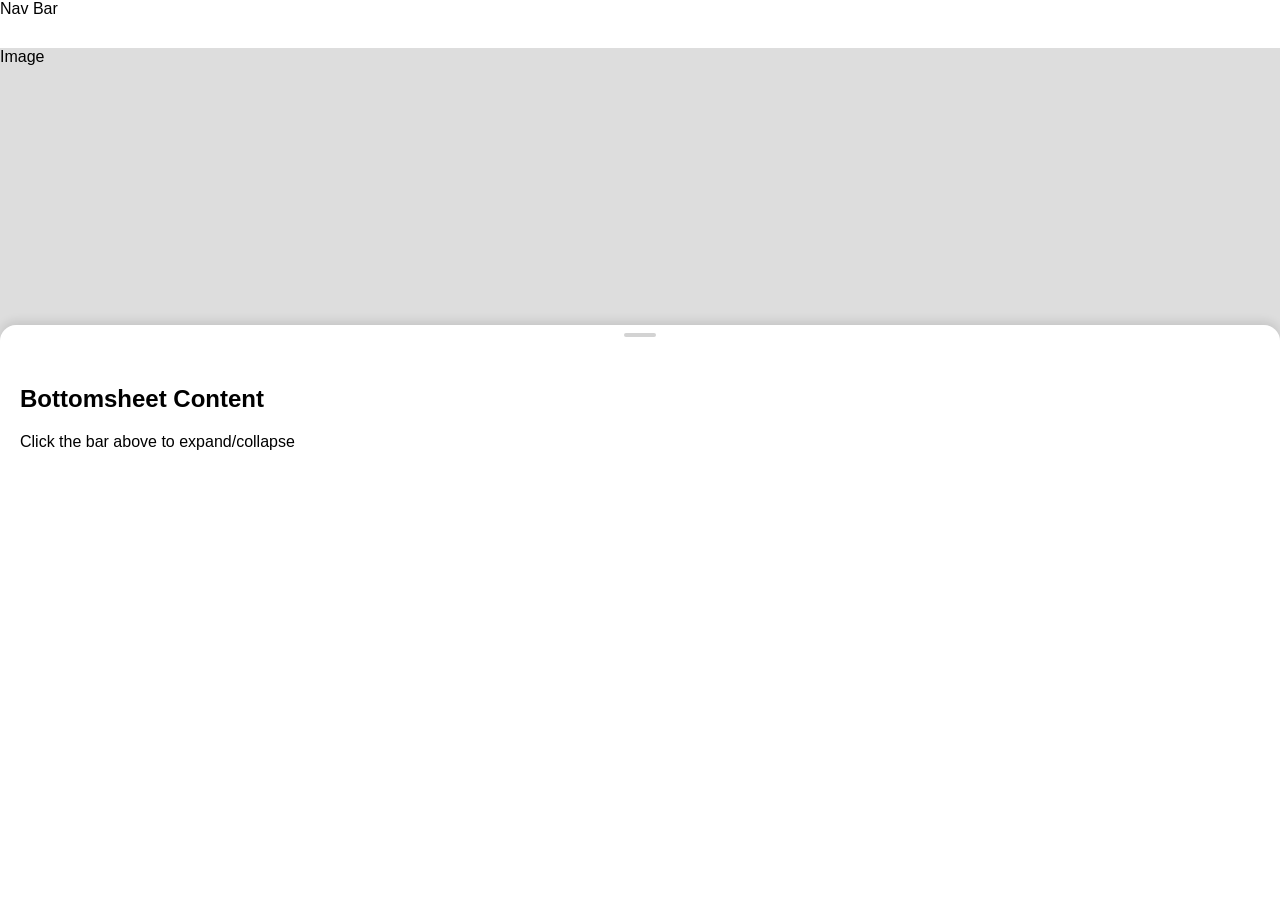
<file: moodboard/test.html>
<!DOCTYPE html>
<html lang="en">
<head>
    <meta charset="UTF-8">
    <meta name="viewport" content="width=device-width, initial-scale=1.0">
    <title>Test Bottomsheet</title>
    <style>
        body {
            margin: 0;
            padding: 0;
            font-family: Arial, sans-serif;
        }
        
        .moodboard {
            height: 100vh;
            position: relative;
            background: #f0f0f0;
        }

        .nav-bar-top {
            height: 48px;
            background: white;
            position: fixed;
            top: 0;
            left: 0;
            right: 0;
            z-index: 2;
        }

        .image {
            height: 293px;
            background: #ddd;
            position: fixed;
            top: 48px;
            left: 0;
            right: 0;
            z-index: 1;
        }

        .content {
            background: white;
            border-radius: 16px 16px 0 0;
            position: fixed;
            left: 0;
            right: 0;
            top: 325px;
            height: calc(100vh - 325px);
            transition: all 0.3s ease-in-out;
            z-index: 3;
            box-shadow: 0 -4px 10px rgba(0,0,0,0.1);
        }

        .content.expanded {
            top: 52px !important;
            height: calc(100vh - 52px) !important;
        }

        .divider {
            padding: 8px 0;
            text-align: center;
            cursor: pointer;
        }

        .progress-bar {
            width: 32px;
            height: 4px;
            background: #d3d3d3;
            margin: 0 auto;
            border-radius: 2px;
            transition: transform 0.3s ease-in-out;
        }

        .content.expanded .progress-bar {
            transform: rotate(180deg);
        }
    </style>
</head>
<body>
    <div class="moodboard">
        <div class="nav-bar-top">Nav Bar</div>
        <div class="image">Image</div>
        <div class="content">
            <div class="divider">
                <div class="progress-bar"></div>
            </div>
            <div style="padding: 20px;">
                <h2>Bottomsheet Content</h2>
                <p>Click the bar above to expand/collapse</p>
            </div>
        </div>
    </div>

    <script>
        document.addEventListener('DOMContentLoaded', function() {
            console.log('Script started');
            
            const divider = document.querySelector('.divider');
            const content = document.querySelector('.content');
            
            console.log('Divider:', divider);
            console.log('Content:', content);
            
            let isExpanded = false;

            function toggleBottomsheet() {
                console.log('Toggle clicked');
                isExpanded = !isExpanded;
                if (isExpanded) {
                    content.classList.add('expanded');
                    console.log('Added expanded class');
                } else {
                    content.classList.remove('expanded');
                    console.log('Removed expanded class');
                }
            }

            if (divider) {
                divider.addEventListener('click', toggleBottomsheet);
                console.log('Click listener added');
            } else {
                console.error('Divider not found');
            }
        });
    </script>
</body>
</html>
</file>
<file: ai-restyle/vars.css>
/* Figma Styles of your File */
:root {
  /* Colors */
  --bg-picture: linear-gradient(
    180deg,
    rgba(24, 27, 52, 1) 0%,
    rgba(24, 27, 52, 0.8) 12.5%,
    rgba(24, 27, 52, 0.8) 73.95833134651184%,
    rgba(24, 27, 52, 1) 100%
  );
  --glass1: linear-gradient(
      205.56deg,
      rgba(0, 232, 204, 0.1) 0%,
      rgba(255, 255, 255, 0) 100%
    ),
    linear-gradient(
      to left,
      rgba(255, 255, 255, 0.12),
      rgba(255, 255, 255, 0.12)
    );
  --glass2: linear-gradient(
      205.56deg,
      rgba(232, 153, 0, 0.1) 0%,
      rgba(255, 255, 255, 0) 100%
    ),
    linear-gradient(
      to left,
      rgba(255, 255, 255, 0.12),
      rgba(255, 255, 255, 0.12)
    );
  --glass3: linear-gradient(
      205.56deg,
      rgba(116, 0, 232, 0.1) 0%,
      rgba(255, 255, 255, 0) 100%
    ),
    linear-gradient(
      to left,
      rgba(255, 255, 255, 0.12),
      rgba(255, 255, 255, 0.12)
    );
  --red: #d62a13;
  --bg-lv2: #2d2d2d;
  --moodboard-shade-02: #222222;
  --moodboard-shade-02-5: rgba(34, 34, 34, 0.05);
  --moodboard-shade-02-10: rgba(34, 34, 34, 0.1);
  --moodboard-neutral-01: #f7f7f7;
  --moodboard-neutral-02: #ebebeb;
  --moodboard-neutral-03: #dddddd;
  --moodboard-neutral-04: #d3d3d3;
  --moodboard-neutral-05: #c2c2c2;
  --moodboard-neutral-06: #b0b0b0;
  --moodboard-neutral-07: #717171;
  --moodboard-neutral-08: #5e5e5e;
  --moodboard-primary-01: #f6475f;
  --moodboard-primary-02: #ff385c;
  --moodboard-gradient-01: radial-gradient(
      closest-side,
      rgba(235, 76, 96, 1) 0%,
      rgba(235, 76, 96, 1) 48.44162464141846%,
      rgba(235, 76, 96, 1) 100%
    ),
    radial-gradient(
      closest-side,
      rgba(199, 45, 101, 1) 0%,
      rgba(210, 55, 96, 1) 48.44162464141846%,
      rgba(210, 55, 85, 1) 100%
    ),
    radial-gradient(
      closest-side,
      rgba(199, 45, 101, 1) 0%,
      rgba(210, 55, 96, 1) 48.44162464141846%,
      rgba(210, 55, 85, 1) 100%
    );
  --moodboard-gradient-02: radial-gradient(
    closest-side,
    rgba(211, 55, 83, 1) 0%,
    rgba(209, 54, 96, 1) 52.83483862876892%,
    rgba(199, 45, 101, 1) 100%
  );
  --moodboard-gradient-03: radial-gradient(
      closest-side,
      rgba(199, 45, 101, 1) 0%,
      rgba(210, 55, 96, 1) 48.44162464141846%,
      rgba(210, 55, 85, 1) 100%
    ),
    radial-gradient(
      closest-side,
      rgba(199, 45, 101, 1) 0%,
      rgba(210, 55, 96, 1) 48.44162464141846%,
      rgba(210, 55, 85, 1) 100%
    );
  --moodboard-error-01: #fef8f6;
  --moodboard-error-02: #c13515;
  --moodboard-accent-01: #f6d7df;
  --moodboard-accent-02: #d03660;
  --moodboard-discounts: #008a05;
  --moodboard-link: #004cc4;
  --moodboard-shade-01: #ffffff;
  --gradient-blue-cyan: linear-gradient(
    180deg,
    rgba(10, 122, 255, 1) 0%,
    rgba(0, 223, 224, 1) 100%
  );
  --gradient-cyan-yellow: linear-gradient(
    180deg,
    rgba(0, 232, 233, 1) 0%,
    rgba(255, 191, 0, 1) 100%
  );
  --gradient-yellow-red: linear-gradient(
    180deg,
    rgba(255, 190, 0, 1) 0%,
    rgba(255, 74, 64, 1) 100%
  );
  --gradient-red-pink: linear-gradient(
    90.24deg,
    rgba(254, 73, 64, 1) 0%,
    rgba(250, 23, 214, 1) 100%
  );
  --gradient-pink-blue: linear-gradient(
    90.24deg,
    rgba(250, 23, 214, 1) 0%,
    rgba(64, 94, 254, 1) 100%
  );
  --txt-light-title-primary-181b34: #181b34;
  --txt-light-description: #222222;
  --txt-light-note: #dddddd;
  --txt-light-hightlight: #0071e3;
  --txt-dark-title-primary-f5f5f7: #f5f5f7;
  --txt-dark-description-eceff8: #eceff8;
  --txt-dark-highlight: #0a84ff;
  --bg-light-ffffff: #ffffff;
  --bg-light-primary-f5f5f7: #f5f5f7;
  --bg-light-secondary-eceff8: #eceff8;
  --bg-light-tertiary: #5a769d;
  --bg-dark-primary-181b34: #181b34;
  --views-recessed: linear-gradient(
      to left,
      rgba(208, 208, 208, 0.5),
      rgba(208, 208, 208, 0.5)
    ),
    linear-gradient(to left, rgba(0, 0, 0, 0.1), rgba(0, 0, 0, 0.1));
  --views-lighter: linear-gradient(
      to left,
      rgba(94, 94, 94, 0.13),
      rgba(94, 94, 94, 0.13)
    ),
    linear-gradient(
      to left,
      rgba(255, 255, 255, 0.07),
      rgba(255, 255, 255, 0.07)
    );
  --views-darker: linear-gradient(
      to left,
      rgba(0, 0, 0, 0.08),
      rgba(0, 0, 0, 0.08)
    ),
    linear-gradient(
      to left,
      rgba(214, 214, 214, 0.48),
      rgba(214, 214, 214, 0.48)
    );
  --views-ultra-dark: linear-gradient(
      to left,
      rgba(0, 0, 0, 0.1),
      rgba(0, 0, 0, 0.1)
    ),
    linear-gradient(
      to left,
      rgba(218, 218, 218, 0.92),
      rgba(218, 218, 218, 0.92)
    );
  --views-stroke-recessed-specular: rgba(0, 0, 0, 0);
  --windows-glass: rgba(128, 128, 128, 0.3);
  --windows-stroke-glass-specular: linear-gradient(
    156.52deg,
    rgba(255, 255, 255, 0.4) 0%,
    rgba(255, 255, 255, 0) 40.56868255138397%,
    rgba(255, 255, 255, 0) 57.43719935417175%,
    rgba(255, 255, 255, 0.1) 100%
  );
  --colors-red: #ff3b30;
  --colors-red-dark: #ff453a;
  --colors-orange: #ff9500;
  --colors-orange-dark: #ff9f0a;
  --colors-yellow: #ffcc00;
  --colors-yellow-dark: #ffd60a;
  --colors-green: #34c759;
  --colors-green-dark: #30d158;
  --colors-mint: #00c7be;
  --colors-mint-dark: #63e6e2;
  --colors-teal: #30b0c7;
  --colors-teal-dark: #40cbe0;
  --colors-cyan: #32ade6;
  --colors-cyan-dark: #64d2ff;
  --colors-blue: #007aff;
  --colors-blue-dark: #0a84ff;
  --colors-indigo: #5856d6;
  --colors-indigo-dark: #5e5ce6;
  --colors-purple: #af52de;
  --colors-purple-dark: #bf5af2;
  --colors-pink: #ff2d55;
  --colors-pink-dark: #ff375f;
  --colors-brown: #a2845e;
  --colors-brown-dark: #ac8e68;

  /* Fonts */
  /* Effects */
  --blur-shadow-big-box-shadow: 0px 40px 80px 0px rgba(0, 0, 0, 0.32),
    0px 6px 8px 0px rgba(0, 0, 0, 0.08);
  --blur-shadow-big-backdrop-filter: blur(50px);
  --blur-shadow-small-box-shadow: 0px 2px 4px 0px rgba(0, 0, 0, 0.16);
  --blur-shadow-small-backdrop-filter: blur(50px);
  --blur-shadow-medium-box-shadow: 0px 8px 16px 0px rgba(0, 0, 0, 0.32),
    0px 2px 4px 0px rgba(0, 0, 0, 0.08);
  --blur-shadow-medium-backdrop-filter: blur(50px);
  --shadow-blue-1-box-shadow: 0px 7px 15px 0px rgba(0, 98, 255, 0.1),
    0px 27px 27px 0px rgba(0, 98, 255, 0.09),
    0px 60px 36px 0px rgba(0, 98, 255, 0.05),
    0px 106px 42px 0px rgba(0, 98, 255, 0.01),
    0px 166px 46px 0px rgba(0, 98, 255, 0);
  --shadow-blue-1-backdrop-filter: blur(11px);
  --s2-box-shadow: 0px 1px 16px 0px rgba(0, 0, 0, 0.24);
  --s2-backdrop-filter: blur(24px);
  --icon-box-shadow: 0px 2px 8px 0px rgba(0, 0, 0, 0.8);
  --trip-showai-elevation-01-box-shadow: 0px 4px 18px 0px rgba(0, 0, 0, 0.17);
  --trip-showai-elevation-02-box-shadow: 0px 1px 5px -363px rgba(0, 0, 0, 0.19);
  --trip-showai-elevation-03-box-shadow: 0px 6px 16px 0px rgba(0, 0, 0, 0.12);
}
/* Figma Color Variables of your File */
[data-variable-collection-mode="darkmode"] {
  /* darkmode */
  --trip-gradien-01: #d33753;
  --min-light: #eeeeee;
  --stroke1: rgba(255, 255, 255, 0.18);
  --bg-02: #0c0c0c;
  --bg-blue1: #f2f8fe;
  --bg-blue2: #e6f1fc;
}

:root,
[data-collection-mode="mode-1"] {
  /* mode-1 */
  --color: #ffffff;
  --color-2: #ffffff;
  --color-3: #ffffff;
  --bg1: #383838;
  --clik-1: #1e6eb4;
  --clik-2: #28c8f0;
}

[data-material-theme-mode="light"] {
  /* light */
  --schemes-primary: #37618e;
  --schemes-surface-tint: #37618e;
  --schemes-on-primary: #ffffff;
  --schemes-primary-container: #d2e4ff;
  --schemes-on-primary-container: #1b4975;
  --schemes-secondary: #535f70;
  --schemes-on-secondary: #ffffff;
  --schemes-secondary-container: #d7e3f8;
  --schemes-on-secondary-container: #3c4858;
  --schemes-tertiary: #6b5778;
  --schemes-on-tertiary: #ffffff;
  --schemes-tertiary-container: #f3daff;
  --schemes-on-tertiary-container: #533f5f;
  --schemes-error: #ba1a1a;
  --schemes-on-error: #ffffff;
  --schemes-error-container: #ffdad6;
  --schemes-on-error-container: #93000a;
  --schemes-background: #f8f9ff;
  --schemes-on-background: #191c20;
  --schemes-surface: #f8f9ff;
  --schemes-on-surface: #191c20;
  --schemes-surface-variant: #dfe2eb;
  --schemes-on-surface-variant: #43474e;
  --schemes-outline: #73777f;
  --schemes-outline-variant: #c3c6cf;
  --schemes-shadow: #000000;
  --schemes-scrim: #000000;
  --schemes-inverse-surface: #2e3135;
  --schemes-inverse-on-surface: #eff0f7;
  --schemes-inverse-primary: #a1c9fd;
  --schemes-primary-fixed: #d2e4ff;
  --schemes-on-primary-fixed: #001c37;
  --schemes-primary-fixed-dim: #a1c9fd;
  --schemes-on-primary-fixed-variant: #1b4975;
  --schemes-secondary-fixed: #d7e3f8;
  --schemes-on-secondary-fixed: #101c2b;
  --schemes-secondary-fixed-dim: #bbc7db;
  --schemes-on-secondary-fixed-variant: #3c4858;
  --schemes-tertiary-fixed: #f3daff;
  --schemes-on-tertiary-fixed: #251431;
  --schemes-tertiary-fixed-dim: #d7bee4;
  --schemes-on-tertiary-fixed-variant: #533f5f;
  --schemes-surface-dim: #d8dae0;
  --schemes-surface-bright: #f8f9ff;
  --schemes-surface-container-lowest: #ffffff;
  --schemes-surface-container-low: #f2f3fa;
  --schemes-surface-container: #eceef4;
  --schemes-surface-container-high: #e7e8ee;
  --schemes-surface-container-highest: #e1e2e8;
  --state-layers-primary-opacity-08: rgba(55, 97, 142, 0.08);
  --state-layers-surface-tint-opacity-08: rgba(55, 97, 142, 0.08);
  --state-layers-on-primary-opacity-08: rgba(255, 255, 255, 0.08);
  --state-layers-primary-container-opacity-08: rgba(210, 228, 255, 0.08);
  --state-layers-on-primary-container-opacity-08: rgba(27, 73, 117, 0.08);
  --state-layers-secondary-opacity-08: rgba(83, 95, 112, 0.08);
  --state-layers-on-secondary-opacity-08: rgba(255, 255, 255, 0.08);
  --state-layers-secondary-container-opacity-08: rgba(215, 227, 248, 0.08);
  --state-layers-on-secondary-container-opacity-08: rgba(60, 72, 88, 0.08);
  --state-layers-tertiary-opacity-08: rgba(107, 87, 120, 0.08);
  --state-layers-on-tertiary-opacity-08: rgba(255, 255, 255, 0.08);
  --state-layers-tertiary-container-opacity-08: rgba(243, 218, 255, 0.08);
  --state-layers-on-tertiary-container-opacity-08: rgba(83, 63, 95, 0.08);
  --state-layers-error-opacity-08: rgba(186, 26, 26, 0.08);
  --state-layers-on-error-opacity-08: rgba(255, 255, 255, 0.08);
  --state-layers-error-container-opacity-08: rgba(255, 218, 214, 0.08);
  --state-layers-on-error-container-opacity-08: rgba(147, 0, 10, 0.08);
  --state-layers-background-opacity-08: rgba(248, 249, 255, 0.08);
  --state-layers-on-background-opacity-08: rgba(25, 28, 32, 0.08);
  --state-layers-surface-opacity-08: rgba(248, 249, 255, 0.08);
  --state-layers-on-surface-opacity-08: rgba(25, 28, 32, 0.08);
  --state-layers-surface-variant-opacity-08: rgba(223, 226, 235, 0.08);
  --state-layers-on-surface-variant-opacity-08: rgba(67, 71, 78, 0.08);
  --state-layers-outline-opacity-08: rgba(115, 119, 127, 0.08);
  --state-layers-outline-variant-opacity-08: rgba(195, 198, 207, 0.08);
  --state-layers-shadow-opacity-08: rgba(0, 0, 0, 0.08);
  --state-layers-scrim-opacity-08: rgba(0, 0, 0, 0.08);
  --state-layers-inverse-surface-opacity-08: rgba(46, 49, 53, 0.08);
  --state-layers-inverse-on-surface-opacity-08: rgba(239, 240, 247, 0.08);
  --state-layers-inverse-primary-opacity-08: rgba(161, 201, 253, 0.08);
  --state-layers-primary-fixed-opacity-08: rgba(210, 228, 255, 0.08);
  --state-layers-on-primary-fixed-opacity-08: rgba(0, 28, 55, 0.08);
  --state-layers-primary-fixed-dim-opacity-08: rgba(161, 201, 253, 0.08);
  --state-layers-on-primary-fixed-variant-opacity-08: rgba(27, 73, 117, 0.08);
  --state-layers-secondary-fixed-opacity-08: rgba(215, 227, 248, 0.08);
  --state-layers-on-secondary-fixed-opacity-08: rgba(16, 28, 43, 0.08);
  --state-layers-secondary-fixed-dim-opacity-08: rgba(187, 199, 219, 0.08);
  --state-layers-on-secondary-fixed-variant-opacity-08: rgba(60, 72, 88, 0.08);
  --state-layers-tertiary-fixed-opacity-08: rgba(243, 218, 255, 0.08);
  --state-layers-on-tertiary-fixed-opacity-08: rgba(37, 20, 49, 0.08);
  --state-layers-tertiary-fixed-dim-opacity-08: rgba(215, 190, 228, 0.08);
  --state-layers-on-tertiary-fixed-variant-opacity-08: rgba(83, 63, 95, 0.08);
  --state-layers-surface-dim-opacity-08: rgba(216, 218, 224, 0.08);
  --state-layers-surface-bright-opacity-08: rgba(248, 249, 255, 0.08);
  --state-layers-surface-container-lowest-opacity-08: rgba(255, 255, 255, 0.08);
  --state-layers-surface-container-low-opacity-08: rgba(242, 243, 250, 0.08);
  --state-layers-surface-container-opacity-08: rgba(236, 238, 244, 0.08);
  --state-layers-surface-container-high-opacity-08: rgba(231, 232, 238, 0.08);
  --state-layers-surface-container-highest-opacity-08: rgba(
    225,
    226,
    232,
    0.08
  );
  --state-layers-primary-opacity-10: rgba(55, 97, 142, 0.1);
  --state-layers-surface-tint-opacity-10: rgba(55, 97, 142, 0.1);
  --state-layers-on-primary-opacity-10: rgba(255, 255, 255, 0.1);
  --state-layers-primary-container-opacity-10: rgba(210, 228, 255, 0.1);
  --state-layers-on-primary-container-opacity-10: rgba(27, 73, 117, 0.1);
  --state-layers-secondary-opacity-10: rgba(83, 95, 112, 0.1);
  --state-layers-on-secondary-opacity-10: rgba(255, 255, 255, 0.1);
  --state-layers-secondary-container-opacity-10: rgba(215, 227, 248, 0.1);
  --state-layers-on-secondary-container-opacity-10: rgba(60, 72, 88, 0.1);
  --state-layers-tertiary-opacity-10: rgba(107, 87, 120, 0.1);
  --state-layers-on-tertiary-opacity-10: rgba(255, 255, 255, 0.1);
  --state-layers-tertiary-container-opacity-10: rgba(243, 218, 255, 0.1);
  --state-layers-on-tertiary-container-opacity-10: rgba(83, 63, 95, 0.1);
  --state-layers-error-opacity-10: rgba(186, 26, 26, 0.1);
  --state-layers-on-error-opacity-10: rgba(255, 255, 255, 0.1);
  --state-layers-error-container-opacity-10: rgba(255, 218, 214, 0.1);
  --state-layers-on-error-container-opacity-10: rgba(147, 0, 10, 0.1);
  --state-layers-background-opacity-10: rgba(248, 249, 255, 0.1);
  --state-layers-on-background-opacity-10: rgba(25, 28, 32, 0.1);
  --state-layers-surface-opacity-10: rgba(248, 249, 255, 0.1);
  --state-layers-on-surface-opacity-10: rgba(25, 28, 32, 0.1);
  --state-layers-surface-variant-opacity-10: rgba(223, 226, 235, 0.1);
  --state-layers-on-surface-variant-opacity-10: rgba(67, 71, 78, 0.1);
  --state-layers-outline-opacity-10: rgba(115, 119, 127, 0.1);
  --state-layers-outline-variant-opacity-10: rgba(195, 198, 207, 0.1);
  --state-layers-shadow-opacity-10: rgba(0, 0, 0, 0.1);
  --state-layers-scrim-opacity-10: rgba(0, 0, 0, 0.1);
  --state-layers-inverse-surface-opacity-10: rgba(46, 49, 53, 0.1);
  --state-layers-inverse-on-surface-opacity-10: rgba(239, 240, 247, 0.1);
  --state-layers-inverse-primary-opacity-10: rgba(161, 201, 253, 0.1);
  --state-layers-primary-fixed-opacity-10: rgba(210, 228, 255, 0.1);
  --state-layers-on-primary-fixed-opacity-10: rgba(0, 28, 55, 0.1);
  --state-layers-primary-fixed-dim-opacity-10: rgba(161, 201, 253, 0.1);
  --state-layers-on-primary-fixed-variant-opacity-10: rgba(27, 73, 117, 0.1);
  --state-layers-secondary-fixed-opacity-10: rgba(215, 227, 248, 0.1);
  --state-layers-on-secondary-fixed-opacity-10: rgba(16, 28, 43, 0.1);
  --state-layers-secondary-fixed-dim-opacity-10: rgba(187, 199, 219, 0.1);
  --state-layers-on-secondary-fixed-variant-opacity-10: rgba(60, 72, 88, 0.1);
  --state-layers-tertiary-fixed-opacity-10: rgba(243, 218, 255, 0.1);
  --state-layers-on-tertiary-fixed-opacity-10: rgba(37, 20, 49, 0.1);
  --state-layers-tertiary-fixed-dim-opacity-10: rgba(215, 190, 228, 0.1);
  --state-layers-on-tertiary-fixed-variant-opacity-10: rgba(83, 63, 95, 0.1);
  --state-layers-surface-dim-opacity-10: rgba(216, 218, 224, 0.1);
  --state-layers-surface-bright-opacity-10: rgba(248, 249, 255, 0.1);
  --state-layers-surface-container-lowest-opacity-10: rgba(255, 255, 255, 0.1);
  --state-layers-surface-container-low-opacity-10: rgba(242, 243, 250, 0.1);
  --state-layers-surface-container-opacity-10: rgba(236, 238, 244, 0.1);
  --state-layers-surface-container-high-opacity-10: rgba(231, 232, 238, 0.1);
  --state-layers-surface-container-highest-opacity-10: rgba(225, 226, 232, 0.1);
  --state-layers-primary-opacity-16: rgba(55, 97, 142, 0.16);
  --state-layers-surface-tint-opacity-16: rgba(55, 97, 142, 0.16);
  --state-layers-on-primary-opacity-16: rgba(255, 255, 255, 0.16);
  --state-layers-primary-container-opacity-16: rgba(210, 228, 255, 0.16);
  --state-layers-on-primary-container-opacity-16: rgba(27, 73, 117, 0.16);
  --state-layers-secondary-opacity-16: rgba(83, 95, 112, 0.16);
  --state-layers-on-secondary-opacity-16: rgba(255, 255, 255, 0.16);
  --state-layers-secondary-container-opacity-16: rgba(215, 227, 248, 0.16);
  --state-layers-on-secondary-container-opacity-16: rgba(60, 72, 88, 0.16);
  --state-layers-tertiary-opacity-16: rgba(107, 87, 120, 0.16);
  --state-layers-on-tertiary-opacity-16: rgba(255, 255, 255, 0.16);
  --state-layers-tertiary-container-opacity-16: rgba(243, 218, 255, 0.16);
  --state-layers-on-tertiary-container-opacity-16: rgba(83, 63, 95, 0.16);
  --state-layers-error-opacity-16: rgba(186, 26, 26, 0.16);
  --state-layers-on-error-opacity-16: rgba(255, 255, 255, 0.16);
  --state-layers-error-container-opacity-16: rgba(255, 218, 214, 0.16);
  --state-layers-on-error-container-opacity-16: rgba(147, 0, 10, 0.16);
  --state-layers-background-opacity-16: rgba(248, 249, 255, 0.16);
  --state-layers-on-background-opacity-16: rgba(25, 28, 32, 0.16);
  --state-layers-surface-opacity-16: rgba(248, 249, 255, 0.16);
  --state-layers-on-surface-opacity-16: rgba(25, 28, 32, 0.16);
  --state-layers-surface-variant-opacity-16: rgba(223, 226, 235, 0.16);
  --state-layers-on-surface-variant-opacity-16: rgba(67, 71, 78, 0.16);
  --state-layers-outline-opacity-16: rgba(115, 119, 127, 0.16);
  --state-layers-outline-variant-opacity-16: rgba(195, 198, 207, 0.16);
  --state-layers-shadow-opacity-16: rgba(0, 0, 0, 0.16);
  --state-layers-scrim-opacity-16: rgba(0, 0, 0, 0.16);
  --state-layers-inverse-surface-opacity-16: rgba(46, 49, 53, 0.16);
  --state-layers-inverse-on-surface-opacity-16: rgba(239, 240, 247, 0.16);
  --state-layers-inverse-primary-opacity-16: rgba(161, 201, 253, 0.16);
  --state-layers-primary-fixed-opacity-16: rgba(210, 228, 255, 0.16);
  --state-layers-on-primary-fixed-opacity-16: rgba(0, 28, 55, 0.16);
  --state-layers-primary-fixed-dim-opacity-16: rgba(161, 201, 253, 0.16);
  --state-layers-on-primary-fixed-variant-opacity-16: rgba(27, 73, 117, 0.16);
  --state-layers-secondary-fixed-opacity-16: rgba(215, 227, 248, 0.16);
  --state-layers-on-secondary-fixed-opacity-16: rgba(16, 28, 43, 0.16);
  --state-layers-secondary-fixed-dim-opacity-16: rgba(187, 199, 219, 0.16);
  --state-layers-on-secondary-fixed-variant-opacity-16: rgba(60, 72, 88, 0.16);
  --state-layers-tertiary-fixed-opacity-16: rgba(243, 218, 255, 0.16);
  --state-layers-on-tertiary-fixed-opacity-16: rgba(37, 20, 49, 0.16);
  --state-layers-tertiary-fixed-dim-opacity-16: rgba(215, 190, 228, 0.16);
  --state-layers-on-tertiary-fixed-variant-opacity-16: rgba(83, 63, 95, 0.16);
  --state-layers-surface-dim-opacity-16: rgba(216, 218, 224, 0.16);
  --state-layers-surface-bright-opacity-16: rgba(248, 249, 255, 0.16);
  --state-layers-surface-container-lowest-opacity-16: rgba(255, 255, 255, 0.16);
  --state-layers-surface-container-low-opacity-16: rgba(242, 243, 250, 0.16);
  --state-layers-surface-container-opacity-16: rgba(236, 238, 244, 0.16);
  --state-layers-surface-container-high-opacity-16: rgba(231, 232, 238, 0.16);
  --state-layers-surface-container-highest-opacity-16: rgba(
    225,
    226,
    232,
    0.16
  );
}

[data-material-theme-mode="light-high-contrast"] {
  /* light-high-contrast */
  --schemes-primary: #002d52;
  --schemes-surface-tint: #37618e;
  --schemes-on-primary: #ffffff;
  --schemes-primary-container: #1e4b78;
  --schemes-on-primary-container: #ffffff;
  --schemes-secondary: #212d3c;
  --schemes-on-secondary: #ffffff;
  --schemes-secondary-container: #3e4a5a;
  --schemes-on-secondary-container: #ffffff;
  --schemes-tertiary: #372543;
  --schemes-on-tertiary: #ffffff;
  --schemes-tertiary-container: #554262;
  --schemes-on-tertiary-container: #ffffff;
  --schemes-error: #600004;
  --schemes-on-error: #ffffff;
  --schemes-error-container: #98000a;
  --schemes-on-error-container: #ffffff;
  --schemes-background: #f8f9ff;
  --schemes-on-background: #191c20;
  --schemes-surface: #f8f9ff;
  --schemes-on-surface: #000000;
  --schemes-surface-variant: #dfe2eb;
  --schemes-on-surface-variant: #000000;
  --schemes-outline: #282c33;
  --schemes-outline-variant: #454951;
  --schemes-shadow: #000000;
  --schemes-scrim: #000000;
  --schemes-inverse-surface: #2e3135;
  --schemes-inverse-on-surface: #ffffff;
  --schemes-inverse-primary: #a1c9fd;
  --schemes-primary-fixed: #1e4b78;
  --schemes-on-primary-fixed: #ffffff;
  --schemes-primary-fixed-dim: #00345d;
  --schemes-on-primary-fixed-variant: #ffffff;
  --schemes-secondary-fixed: #3e4a5a;
  --schemes-on-secondary-fixed: #ffffff;
  --schemes-secondary-fixed-dim: #273343;
  --schemes-on-secondary-fixed-variant: #ffffff;
  --schemes-tertiary-fixed: #554262;
  --schemes-on-tertiary-fixed: #ffffff;
  --schemes-tertiary-fixed-dim: #3e2b4a;
  --schemes-on-tertiary-fixed-variant: #ffffff;
  --schemes-surface-dim: #b7b9bf;
  --schemes-surface-bright: #f8f9ff;
  --schemes-surface-container-lowest: #ffffff;
  --schemes-surface-container-low: #eff0f7;
  --schemes-surface-container: #e1e2e8;
  --schemes-surface-container-high: #d3d4da;
  --schemes-surface-container-highest: #c5c6cc;
  --state-layers-primary-opacity-08: rgba(0, 45, 82, 0.08);
  --state-layers-surface-tint-opacity-08: rgba(55, 97, 142, 0.08);
  --state-layers-on-primary-opacity-08: rgba(255, 255, 255, 0.08);
  --state-layers-primary-container-opacity-08: rgba(30, 75, 120, 0.08);
  --state-layers-on-primary-container-opacity-08: rgba(255, 255, 255, 0.08);
  --state-layers-secondary-opacity-08: rgba(33, 45, 60, 0.08);
  --state-layers-on-secondary-opacity-08: rgba(255, 255, 255, 0.08);
  --state-layers-secondary-container-opacity-08: rgba(62, 74, 90, 0.08);
  --state-layers-on-secondary-container-opacity-08: rgba(255, 255, 255, 0.08);
  --state-layers-tertiary-opacity-08: rgba(55, 37, 67, 0.08);
  --state-layers-on-tertiary-opacity-08: rgba(255, 255, 255, 0.08);
  --state-layers-tertiary-container-opacity-08: rgba(85, 66, 98, 0.08);
  --state-layers-on-tertiary-container-opacity-08: rgba(255, 255, 255, 0.08);
  --state-layers-error-opacity-08: rgba(96, 0, 4, 0.08);
  --state-layers-on-error-opacity-08: rgba(255, 255, 255, 0.08);
  --state-layers-error-container-opacity-08: rgba(152, 0, 10, 0.08);
  --state-layers-on-error-container-opacity-08: rgba(255, 255, 255, 0.08);
  --state-layers-background-opacity-08: rgba(248, 249, 255, 0.08);
  --state-layers-on-background-opacity-08: rgba(25, 28, 32, 0.08);
  --state-layers-surface-opacity-08: rgba(248, 249, 255, 0.08);
  --state-layers-on-surface-opacity-08: rgba(0, 0, 0, 0.08);
  --state-layers-surface-variant-opacity-08: rgba(223, 226, 235, 0.08);
  --state-layers-on-surface-variant-opacity-08: rgba(0, 0, 0, 0.08);
  --state-layers-outline-opacity-08: rgba(40, 44, 51, 0.08);
  --state-layers-outline-variant-opacity-08: rgba(69, 73, 81, 0.08);
  --state-layers-shadow-opacity-08: rgba(0, 0, 0, 0.08);
  --state-layers-scrim-opacity-08: rgba(0, 0, 0, 0.08);
  --state-layers-inverse-surface-opacity-08: rgba(46, 49, 53, 0.08);
  --state-layers-inverse-on-surface-opacity-08: rgba(255, 255, 255, 0.08);
  --state-layers-inverse-primary-opacity-08: rgba(161, 201, 253, 0.08);
  --state-layers-primary-fixed-opacity-08: rgba(30, 75, 120, 0.08);
  --state-layers-on-primary-fixed-opacity-08: rgba(255, 255, 255, 0.08);
  --state-layers-primary-fixed-dim-opacity-08: rgba(0, 52, 93, 0.08);
  --state-layers-on-primary-fixed-variant-opacity-08: rgba(255, 255, 255, 0.08);
  --state-layers-secondary-fixed-opacity-08: rgba(62, 74, 90, 0.08);
  --state-layers-on-secondary-fixed-opacity-08: rgba(255, 255, 255, 0.08);
  --state-layers-secondary-fixed-dim-opacity-08: rgba(39, 51, 67, 0.08);
  --state-layers-on-secondary-fixed-variant-opacity-08: rgba(
    255,
    255,
    255,
    0.08
  );
  --state-layers-tertiary-fixed-opacity-08: rgba(85, 66, 98, 0.08);
  --state-layers-on-tertiary-fixed-opacity-08: rgba(255, 255, 255, 0.08);
  --state-layers-tertiary-fixed-dim-opacity-08: rgba(62, 43, 74, 0.08);
  --state-layers-on-tertiary-fixed-variant-opacity-08: rgba(
    255,
    255,
    255,
    0.08
  );
  --state-layers-surface-dim-opacity-08: rgba(183, 185, 191, 0.08);
  --state-layers-surface-bright-opacity-08: rgba(248, 249, 255, 0.08);
  --state-layers-surface-container-lowest-opacity-08: rgba(255, 255, 255, 0.08);
  --state-layers-surface-container-low-opacity-08: rgba(239, 240, 247, 0.08);
  --state-layers-surface-container-opacity-08: rgba(225, 226, 232, 0.08);
  --state-layers-surface-container-high-opacity-08: rgba(211, 212, 218, 0.08);
  --state-layers-surface-container-highest-opacity-08: rgba(
    197,
    198,
    204,
    0.08
  );
  --state-layers-primary-opacity-10: rgba(0, 45, 82, 0.1);
  --state-layers-surface-tint-opacity-10: rgba(55, 97, 142, 0.1);
  --state-layers-on-primary-opacity-10: rgba(255, 255, 255, 0.1);
  --state-layers-primary-container-opacity-10: rgba(30, 75, 120, 0.1);
  --state-layers-on-primary-container-opacity-10: rgba(255, 255, 255, 0.1);
  --state-layers-secondary-opacity-10: rgba(33, 45, 60, 0.1);
  --state-layers-on-secondary-opacity-10: rgba(255, 255, 255, 0.1);
  --state-layers-secondary-container-opacity-10: rgba(62, 74, 90, 0.1);
  --state-layers-on-secondary-container-opacity-10: rgba(255, 255, 255, 0.1);
  --state-layers-tertiary-opacity-10: rgba(55, 37, 67, 0.1);
  --state-layers-on-tertiary-opacity-10: rgba(255, 255, 255, 0.1);
  --state-layers-tertiary-container-opacity-10: rgba(85, 66, 98, 0.1);
  --state-layers-on-tertiary-container-opacity-10: rgba(255, 255, 255, 0.1);
  --state-layers-error-opacity-10: rgba(96, 0, 4, 0.1);
  --state-layers-on-error-opacity-10: rgba(255, 255, 255, 0.1);
  --state-layers-error-container-opacity-10: rgba(152, 0, 10, 0.1);
  --state-layers-on-error-container-opacity-10: rgba(255, 255, 255, 0.1);
  --state-layers-background-opacity-10: rgba(248, 249, 255, 0.1);
  --state-layers-on-background-opacity-10: rgba(25, 28, 32, 0.1);
  --state-layers-surface-opacity-10: rgba(248, 249, 255, 0.1);
  --state-layers-on-surface-opacity-10: rgba(0, 0, 0, 0.1);
  --state-layers-surface-variant-opacity-10: rgba(223, 226, 235, 0.1);
  --state-layers-on-surface-variant-opacity-10: rgba(0, 0, 0, 0.1);
  --state-layers-outline-opacity-10: rgba(40, 44, 51, 0.1);
  --state-layers-outline-variant-opacity-10: rgba(69, 73, 81, 0.1);
  --state-layers-shadow-opacity-10: rgba(0, 0, 0, 0.1);
  --state-layers-scrim-opacity-10: rgba(0, 0, 0, 0.1);
  --state-layers-inverse-surface-opacity-10: rgba(46, 49, 53, 0.1);
  --state-layers-inverse-on-surface-opacity-10: rgba(255, 255, 255, 0.1);
  --state-layers-inverse-primary-opacity-10: rgba(161, 201, 253, 0.1);
  --state-layers-primary-fixed-opacity-10: rgba(30, 75, 120, 0.1);
  --state-layers-on-primary-fixed-opacity-10: rgba(255, 255, 255, 0.1);
  --state-layers-primary-fixed-dim-opacity-10: rgba(0, 52, 93, 0.1);
  --state-layers-on-primary-fixed-variant-opacity-10: rgba(255, 255, 255, 0.1);
  --state-layers-secondary-fixed-opacity-10: rgba(62, 74, 90, 0.1);
  --state-layers-on-secondary-fixed-opacity-10: rgba(255, 255, 255, 0.1);
  --state-layers-secondary-fixed-dim-opacity-10: rgba(39, 51, 67, 0.1);
  --state-layers-on-secondary-fixed-variant-opacity-10: rgba(
    255,
    255,
    255,
    0.1
  );
  --state-layers-tertiary-fixed-opacity-10: rgba(85, 66, 98, 0.1);
  --state-layers-on-tertiary-fixed-opacity-10: rgba(255, 255, 255, 0.1);
  --state-layers-tertiary-fixed-dim-opacity-10: rgba(62, 43, 74, 0.1);
  --state-layers-on-tertiary-fixed-variant-opacity-10: rgba(255, 255, 255, 0.1);
  --state-layers-surface-dim-opacity-10: rgba(183, 185, 191, 0.1);
  --state-layers-surface-bright-opacity-10: rgba(248, 249, 255, 0.1);
  --state-layers-surface-container-lowest-opacity-10: rgba(255, 255, 255, 0.1);
  --state-layers-surface-container-low-opacity-10: rgba(239, 240, 247, 0.1);
  --state-layers-surface-container-opacity-10: rgba(225, 226, 232, 0.1);
  --state-layers-surface-container-high-opacity-10: rgba(211, 212, 218, 0.1);
  --state-layers-surface-container-highest-opacity-10: rgba(197, 198, 204, 0.1);
  --state-layers-primary-opacity-16: rgba(0, 45, 82, 0.16);
  --state-layers-surface-tint-opacity-16: rgba(55, 97, 142, 0.16);
  --state-layers-on-primary-opacity-16: rgba(255, 255, 255, 0.16);
  --state-layers-primary-container-opacity-16: rgba(30, 75, 120, 0.16);
  --state-layers-on-primary-container-opacity-16: rgba(255, 255, 255, 0.16);
  --state-layers-secondary-opacity-16: rgba(33, 45, 60, 0.16);
  --state-layers-on-secondary-opacity-16: rgba(255, 255, 255, 0.16);
  --state-layers-secondary-container-opacity-16: rgba(62, 74, 90, 0.16);
  --state-layers-on-secondary-container-opacity-16: rgba(255, 255, 255, 0.16);
  --state-layers-tertiary-opacity-16: rgba(55, 37, 67, 0.16);
  --state-layers-on-tertiary-opacity-16: rgba(255, 255, 255, 0.16);
  --state-layers-tertiary-container-opacity-16: rgba(85, 66, 98, 0.16);
  --state-layers-on-tertiary-container-opacity-16: rgba(255, 255, 255, 0.16);
  --state-layers-error-opacity-16: rgba(96, 0, 4, 0.16);
  --state-layers-on-error-opacity-16: rgba(255, 255, 255, 0.16);
  --state-layers-error-container-opacity-16: rgba(152, 0, 10, 0.16);
  --state-layers-on-error-container-opacity-16: rgba(255, 255, 255, 0.16);
  --state-layers-background-opacity-16: rgba(248, 249, 255, 0.16);
  --state-layers-on-background-opacity-16: rgba(25, 28, 32, 0.16);
  --state-layers-surface-opacity-16: rgba(248, 249, 255, 0.16);
  --state-layers-on-surface-opacity-16: rgba(0, 0, 0, 0.16);
  --state-layers-surface-variant-opacity-16: rgba(223, 226, 235, 0.16);
  --state-layers-on-surface-variant-opacity-16: rgba(0, 0, 0, 0.16);
  --state-layers-outline-opacity-16: rgba(40, 44, 51, 0.16);
  --state-layers-outline-variant-opacity-16: rgba(69, 73, 81, 0.16);
  --state-layers-shadow-opacity-16: rgba(0, 0, 0, 0.16);
  --state-layers-scrim-opacity-16: rgba(0, 0, 0, 0.16);
  --state-layers-inverse-surface-opacity-16: rgba(46, 49, 53, 0.16);
  --state-layers-inverse-on-surface-opacity-16: rgba(255, 255, 255, 0.16);
  --state-layers-inverse-primary-opacity-16: rgba(161, 201, 253, 0.16);
  --state-layers-primary-fixed-opacity-16: rgba(30, 75, 120, 0.16);
  --state-layers-on-primary-fixed-opacity-16: rgba(255, 255, 255, 0.16);
  --state-layers-primary-fixed-dim-opacity-16: rgba(0, 52, 93, 0.16);
  --state-layers-on-primary-fixed-variant-opacity-16: rgba(255, 255, 255, 0.16);
  --state-layers-secondary-fixed-opacity-16: rgba(62, 74, 90, 0.16);
  --state-layers-on-secondary-fixed-opacity-16: rgba(255, 255, 255, 0.16);
  --state-layers-secondary-fixed-dim-opacity-16: rgba(39, 51, 67, 0.16);
  --state-layers-on-secondary-fixed-variant-opacity-16: rgba(
    255,
    255,
    255,
    0.16
  );
  --state-layers-tertiary-fixed-opacity-16: rgba(85, 66, 98, 0.16);
  --state-layers-on-tertiary-fixed-opacity-16: rgba(255, 255, 255, 0.16);
  --state-layers-tertiary-fixed-dim-opacity-16: rgba(62, 43, 74, 0.16);
  --state-layers-on-tertiary-fixed-variant-opacity-16: rgba(
    255,
    255,
    255,
    0.16
  );
  --state-layers-surface-dim-opacity-16: rgba(183, 185, 191, 0.16);
  --state-layers-surface-bright-opacity-16: rgba(248, 249, 255, 0.16);
  --state-layers-surface-container-lowest-opacity-16: rgba(255, 255, 255, 0.16);
  --state-layers-surface-container-low-opacity-16: rgba(239, 240, 247, 0.16);
  --state-layers-surface-container-opacity-16: rgba(225, 226, 232, 0.16);
  --state-layers-surface-container-high-opacity-16: rgba(211, 212, 218, 0.16);
  --state-layers-surface-container-highest-opacity-16: rgba(
    197,
    198,
    204,
    0.16
  );
}

[data-material-theme-mode="light-medium-contrast"] {
  /* light-medium-contrast */
  --schemes-primary: #003863;
  --schemes-surface-tint: #37618e;
  --schemes-on-primary: #ffffff;
  --schemes-primary-container: #476f9e;
  --schemes-on-primary-container: #ffffff;
  --schemes-secondary: #2b3747;
  --schemes-on-secondary: #ffffff;
  --schemes-secondary-container: #626e7f;
  --schemes-on-secondary-container: #ffffff;
  --schemes-tertiary: #412f4d;
  --schemes-on-tertiary: #ffffff;
  --schemes-tertiary-container: #7b6587;
  --schemes-on-tertiary-container: #ffffff;
  --schemes-error: #740006;
  --schemes-on-error: #ffffff;
  --schemes-error-container: #cf2c27;
  --schemes-on-error-container: #ffffff;
  --schemes-background: #f8f9ff;
  --schemes-on-background: #191c20;
  --schemes-surface: #f8f9ff;
  --schemes-on-surface: #0e1116;
  --schemes-surface-variant: #dfe2eb;
  --schemes-on-surface-variant: #32363d;
  --schemes-outline: #4e535a;
  --schemes-outline-variant: #696d75;
  --schemes-shadow: #000000;
  --schemes-scrim: #000000;
  --schemes-inverse-surface: #2e3135;
  --schemes-inverse-on-surface: #eff0f7;
  --schemes-inverse-primary: #a1c9fd;
  --schemes-primary-fixed: #476f9e;
  --schemes-on-primary-fixed: #ffffff;
  --schemes-primary-fixed-dim: #2c5784;
  --schemes-on-primary-fixed-variant: #ffffff;
  --schemes-secondary-fixed: #626e7f;
  --schemes-on-secondary-fixed: #ffffff;
  --schemes-secondary-fixed-dim: #4a5666;
  --schemes-on-secondary-fixed-variant: #ffffff;
  --schemes-tertiary-fixed: #7b6587;
  --schemes-on-tertiary-fixed: #ffffff;
  --schemes-tertiary-fixed-dim: #614d6e;
  --schemes-on-tertiary-fixed-variant: #ffffff;
  --schemes-surface-dim: #c5c6cc;
  --schemes-surface-bright: #f8f9ff;
  --schemes-surface-container-lowest: #ffffff;
  --schemes-surface-container-low: #f2f3fa;
  --schemes-surface-container: #e7e8ee;
  --schemes-surface-container-high: #dbdde3;
  --schemes-surface-container-highest: #d0d1d7;
  --state-layers-primary-opacity-08: rgba(0, 56, 99, 0.08);
  --state-layers-surface-tint-opacity-08: rgba(55, 97, 142, 0.08);
  --state-layers-on-primary-opacity-08: rgba(255, 255, 255, 0.08);
  --state-layers-primary-container-opacity-08: rgba(71, 111, 158, 0.08);
  --state-layers-on-primary-container-opacity-08: rgba(255, 255, 255, 0.08);
  --state-layers-secondary-opacity-08: rgba(43, 55, 71, 0.08);
  --state-layers-on-secondary-opacity-08: rgba(255, 255, 255, 0.08);
  --state-layers-secondary-container-opacity-08: rgba(98, 110, 127, 0.08);
  --state-layers-on-secondary-container-opacity-08: rgba(255, 255, 255, 0.08);
  --state-layers-tertiary-opacity-08: rgba(65, 47, 77, 0.08);
  --state-layers-on-tertiary-opacity-08: rgba(255, 255, 255, 0.08);
  --state-layers-tertiary-container-opacity-08: rgba(123, 101, 135, 0.08);
  --state-layers-on-tertiary-container-opacity-08: rgba(255, 255, 255, 0.08);
  --state-layers-error-opacity-08: rgba(116, 0, 6, 0.08);
  --state-layers-on-error-opacity-08: rgba(255, 255, 255, 0.08);
  --state-layers-error-container-opacity-08: rgba(207, 44, 39, 0.08);
  --state-layers-on-error-container-opacity-08: rgba(255, 255, 255, 0.08);
  --state-layers-background-opacity-08: rgba(248, 249, 255, 0.08);
  --state-layers-on-background-opacity-08: rgba(25, 28, 32, 0.08);
  --state-layers-surface-opacity-08: rgba(248, 249, 255, 0.08);
  --state-layers-on-surface-opacity-08: rgba(14, 17, 22, 0.08);
  --state-layers-surface-variant-opacity-08: rgba(223, 226, 235, 0.08);
  --state-layers-on-surface-variant-opacity-08: rgba(50, 54, 61, 0.08);
  --state-layers-outline-opacity-08: rgba(78, 83, 90, 0.08);
  --state-layers-outline-variant-opacity-08: rgba(105, 109, 117, 0.08);
  --state-layers-shadow-opacity-08: rgba(0, 0, 0, 0.08);
  --state-layers-scrim-opacity-08: rgba(0, 0, 0, 0.08);
  --state-layers-inverse-surface-opacity-08: rgba(46, 49, 53, 0.08);
  --state-layers-inverse-on-surface-opacity-08: rgba(239, 240, 247, 0.08);
  --state-layers-inverse-primary-opacity-08: rgba(161, 201, 253, 0.08);
  --state-layers-primary-fixed-opacity-08: rgba(71, 111, 158, 0.08);
  --state-layers-on-primary-fixed-opacity-08: rgba(255, 255, 255, 0.08);
  --state-layers-primary-fixed-dim-opacity-08: rgba(44, 87, 132, 0.08);
  --state-layers-on-primary-fixed-variant-opacity-08: rgba(255, 255, 255, 0.08);
  --state-layers-secondary-fixed-opacity-08: rgba(98, 110, 127, 0.08);
  --state-layers-on-secondary-fixed-opacity-08: rgba(255, 255, 255, 0.08);
  --state-layers-secondary-fixed-dim-opacity-08: rgba(74, 86, 102, 0.08);
  --state-layers-on-secondary-fixed-variant-opacity-08: rgba(
    255,
    255,
    255,
    0.08
  );
  --state-layers-tertiary-fixed-opacity-08: rgba(123, 101, 135, 0.08);
  --state-layers-on-tertiary-fixed-opacity-08: rgba(255, 255, 255, 0.08);
  --state-layers-tertiary-fixed-dim-opacity-08: rgba(97, 77, 110, 0.08);
  --state-layers-on-tertiary-fixed-variant-opacity-08: rgba(
    255,
    255,
    255,
    0.08
  );
  --state-layers-surface-dim-opacity-08: rgba(197, 198, 204, 0.08);
  --state-layers-surface-bright-opacity-08: rgba(248, 249, 255, 0.08);
  --state-layers-surface-container-lowest-opacity-08: rgba(255, 255, 255, 0.08);
  --state-layers-surface-container-low-opacity-08: rgba(242, 243, 250, 0.08);
  --state-layers-surface-container-opacity-08: rgba(231, 232, 238, 0.08);
  --state-layers-surface-container-high-opacity-08: rgba(219, 221, 227, 0.08);
  --state-layers-surface-container-highest-opacity-08: rgba(
    208,
    209,
    215,
    0.08
  );
  --state-layers-primary-opacity-10: rgba(0, 56, 99, 0.1);
  --state-layers-surface-tint-opacity-10: rgba(55, 97, 142, 0.1);
  --state-layers-on-primary-opacity-10: rgba(255, 255, 255, 0.1);
  --state-layers-primary-container-opacity-10: rgba(71, 111, 158, 0.1);
  --state-layers-on-primary-container-opacity-10: rgba(255, 255, 255, 0.1);
  --state-layers-secondary-opacity-10: rgba(43, 55, 71, 0.1);
  --state-layers-on-secondary-opacity-10: rgba(255, 255, 255, 0.1);
  --state-layers-secondary-container-opacity-10: rgba(98, 110, 127, 0.1);
  --state-layers-on-secondary-container-opacity-10: rgba(255, 255, 255, 0.1);
  --state-layers-tertiary-opacity-10: rgba(65, 47, 77, 0.1);
  --state-layers-on-tertiary-opacity-10: rgba(255, 255, 255, 0.1);
  --state-layers-tertiary-container-opacity-10: rgba(123, 101, 135, 0.1);
  --state-layers-on-tertiary-container-opacity-10: rgba(255, 255, 255, 0.1);
  --state-layers-error-opacity-10: rgba(116, 0, 6, 0.1);
  --state-layers-on-error-opacity-10: rgba(255, 255, 255, 0.1);
  --state-layers-error-container-opacity-10: rgba(207, 44, 39, 0.1);
  --state-layers-on-error-container-opacity-10: rgba(255, 255, 255, 0.1);
  --state-layers-background-opacity-10: rgba(248, 249, 255, 0.1);
  --state-layers-on-background-opacity-10: rgba(25, 28, 32, 0.1);
  --state-layers-surface-opacity-10: rgba(248, 249, 255, 0.1);
  --state-layers-on-surface-opacity-10: rgba(14, 17, 22, 0.1);
  --state-layers-surface-variant-opacity-10: rgba(223, 226, 235, 0.1);
  --state-layers-on-surface-variant-opacity-10: rgba(50, 54, 61, 0.1);
  --state-layers-outline-opacity-10: rgba(78, 83, 90, 0.1);
  --state-layers-outline-variant-opacity-10: rgba(105, 109, 117, 0.1);
  --state-layers-shadow-opacity-10: rgba(0, 0, 0, 0.1);
  --state-layers-scrim-opacity-10: rgba(0, 0, 0, 0.1);
  --state-layers-inverse-surface-opacity-10: rgba(46, 49, 53, 0.1);
  --state-layers-inverse-on-surface-opacity-10: rgba(239, 240, 247, 0.1);
  --state-layers-inverse-primary-opacity-10: rgba(161, 201, 253, 0.1);
  --state-layers-primary-fixed-opacity-10: rgba(71, 111, 158, 0.1);
  --state-layers-on-primary-fixed-opacity-10: rgba(255, 255, 255, 0.1);
  --state-layers-primary-fixed-dim-opacity-10: rgba(44, 87, 132, 0.1);
  --state-layers-on-primary-fixed-variant-opacity-10: rgba(255, 255, 255, 0.1);
  --state-layers-secondary-fixed-opacity-10: rgba(98, 110, 127, 0.1);
  --state-layers-on-secondary-fixed-opacity-10: rgba(255, 255, 255, 0.1);
  --state-layers-secondary-fixed-dim-opacity-10: rgba(74, 86, 102, 0.1);
  --state-layers-on-secondary-fixed-variant-opacity-10: rgba(
    255,
    255,
    255,
    0.1
  );
  --state-layers-tertiary-fixed-opacity-10: rgba(123, 101, 135, 0.1);
  --state-layers-on-tertiary-fixed-opacity-10: rgba(255, 255, 255, 0.1);
  --state-layers-tertiary-fixed-dim-opacity-10: rgba(97, 77, 110, 0.1);
  --state-layers-on-tertiary-fixed-variant-opacity-10: rgba(255, 255, 255, 0.1);
  --state-layers-surface-dim-opacity-10: rgba(197, 198, 204, 0.1);
  --state-layers-surface-bright-opacity-10: rgba(248, 249, 255, 0.1);
  --state-layers-surface-container-lowest-opacity-10: rgba(255, 255, 255, 0.1);
  --state-layers-surface-container-low-opacity-10: rgba(242, 243, 250, 0.1);
  --state-layers-surface-container-opacity-10: rgba(231, 232, 238, 0.1);
  --state-layers-surface-container-high-opacity-10: rgba(219, 221, 227, 0.1);
  --state-layers-surface-container-highest-opacity-10: rgba(208, 209, 215, 0.1);
  --state-layers-primary-opacity-16: rgba(0, 56, 99, 0.16);
  --state-layers-surface-tint-opacity-16: rgba(55, 97, 142, 0.16);
  --state-layers-on-primary-opacity-16: rgba(255, 255, 255, 0.16);
  --state-layers-primary-container-opacity-16: rgba(71, 111, 158, 0.16);
  --state-layers-on-primary-container-opacity-16: rgba(255, 255, 255, 0.16);
  --state-layers-secondary-opacity-16: rgba(43, 55, 71, 0.16);
  --state-layers-on-secondary-opacity-16: rgba(255, 255, 255, 0.16);
  --state-layers-secondary-container-opacity-16: rgba(98, 110, 127, 0.16);
  --state-layers-on-secondary-container-opacity-16: rgba(255, 255, 255, 0.16);
  --state-layers-tertiary-opacity-16: rgba(65, 47, 77, 0.16);
  --state-layers-on-tertiary-opacity-16: rgba(255, 255, 255, 0.16);
  --state-layers-tertiary-container-opacity-16: rgba(123, 101, 135, 0.16);
  --state-layers-on-tertiary-container-opacity-16: rgba(255, 255, 255, 0.16);
  --state-layers-error-opacity-16: rgba(116, 0, 6, 0.16);
  --state-layers-on-error-opacity-16: rgba(255, 255, 255, 0.16);
  --state-layers-error-container-opacity-16: rgba(207, 44, 39, 0.16);
  --state-layers-on-error-container-opacity-16: rgba(255, 255, 255, 0.16);
  --state-layers-background-opacity-16: rgba(248, 249, 255, 0.16);
  --state-layers-on-background-opacity-16: rgba(25, 28, 32, 0.16);
  --state-layers-surface-opacity-16: rgba(248, 249, 255, 0.16);
  --state-layers-on-surface-opacity-16: rgba(14, 17, 22, 0.16);
  --state-layers-surface-variant-opacity-16: rgba(223, 226, 235, 0.16);
  --state-layers-on-surface-variant-opacity-16: rgba(50, 54, 61, 0.16);
  --state-layers-outline-opacity-16: rgba(78, 83, 90, 0.16);
  --state-layers-outline-variant-opacity-16: rgba(105, 109, 117, 0.16);
  --state-layers-shadow-opacity-16: rgba(0, 0, 0, 0.16);
  --state-layers-scrim-opacity-16: rgba(0, 0, 0, 0.16);
  --state-layers-inverse-surface-opacity-16: rgba(46, 49, 53, 0.16);
  --state-layers-inverse-on-surface-opacity-16: rgba(239, 240, 247, 0.16);
  --state-layers-inverse-primary-opacity-16: rgba(161, 201, 253, 0.16);
  --state-layers-primary-fixed-opacity-16: rgba(71, 111, 158, 0.16);
  --state-layers-on-primary-fixed-opacity-16: rgba(255, 255, 255, 0.16);
  --state-layers-primary-fixed-dim-opacity-16: rgba(44, 87, 132, 0.16);
  --state-layers-on-primary-fixed-variant-opacity-16: rgba(255, 255, 255, 0.16);
  --state-layers-secondary-fixed-opacity-16: rgba(98, 110, 127, 0.16);
  --state-layers-on-secondary-fixed-opacity-16: rgba(255, 255, 255, 0.16);
  --state-layers-secondary-fixed-dim-opacity-16: rgba(74, 86, 102, 0.16);
  --state-layers-on-secondary-fixed-variant-opacity-16: rgba(
    255,
    255,
    255,
    0.16
  );
  --state-layers-tertiary-fixed-opacity-16: rgba(123, 101, 135, 0.16);
  --state-layers-on-tertiary-fixed-opacity-16: rgba(255, 255, 255, 0.16);
  --state-layers-tertiary-fixed-dim-opacity-16: rgba(97, 77, 110, 0.16);
  --state-layers-on-tertiary-fixed-variant-opacity-16: rgba(
    255,
    255,
    255,
    0.16
  );
  --state-layers-surface-dim-opacity-16: rgba(197, 198, 204, 0.16);
  --state-layers-surface-bright-opacity-16: rgba(248, 249, 255, 0.16);
  --state-layers-surface-container-lowest-opacity-16: rgba(255, 255, 255, 0.16);
  --state-layers-surface-container-low-opacity-16: rgba(242, 243, 250, 0.16);
  --state-layers-surface-container-opacity-16: rgba(231, 232, 238, 0.16);
  --state-layers-surface-container-high-opacity-16: rgba(219, 221, 227, 0.16);
  --state-layers-surface-container-highest-opacity-16: rgba(
    208,
    209,
    215,
    0.16
  );
}

[data-material-theme-mode="dark"] {
  /* dark */
  --schemes-primary: #a1c9fd;
  --schemes-surface-tint: #a1c9fd;
  --schemes-on-primary: #003259;
  --schemes-primary-container: #1b4975;
  --schemes-on-primary-container: #d2e4ff;
  --schemes-secondary: #bbc7db;
  --schemes-on-secondary: #253141;
  --schemes-secondary-container: #3c4858;
  --schemes-on-secondary-container: #d7e3f8;
  --schemes-tertiary: #d7bee4;
  --schemes-on-tertiary: #3b2947;
  --schemes-tertiary-container: #533f5f;
  --schemes-on-tertiary-container: #f3daff;
  --schemes-error: #ffb4ab;
  --schemes-on-error: #690005;
  --schemes-error-container: #93000a;
  --schemes-on-error-container: #ffdad6;
  --schemes-background: #111418;
  --schemes-on-background: #e1e2e8;
  --schemes-surface: #111418;
  --schemes-on-surface: #e1e2e8;
  --schemes-surface-variant: #43474e;
  --schemes-on-surface-variant: #c3c6cf;
  --schemes-outline: #8d9199;
  --schemes-outline-variant: #43474e;
  --schemes-shadow: #000000;
  --schemes-scrim: #000000;
  --schemes-inverse-surface: #e1e2e8;
  --schemes-inverse-on-surface: #2e3135;
  --schemes-inverse-primary: #37618e;
  --schemes-primary-fixed: #d2e4ff;
  --schemes-on-primary-fixed: #001c37;
  --schemes-primary-fixed-dim: #a1c9fd;
  --schemes-on-primary-fixed-variant: #1b4975;
  --schemes-secondary-fixed: #d7e3f8;
  --schemes-on-secondary-fixed: #101c2b;
  --schemes-secondary-fixed-dim: #bbc7db;
  --schemes-on-secondary-fixed-variant: #3c4858;
  --schemes-tertiary-fixed: #f3daff;
  --schemes-on-tertiary-fixed: #251431;
  --schemes-tertiary-fixed-dim: #d7bee4;
  --schemes-on-tertiary-fixed-variant: #533f5f;
  --schemes-surface-dim: #111418;
  --schemes-surface-bright: #36393e;
  --schemes-surface-container-lowest: #0b0e13;
  --schemes-surface-container-low: #191c20;
  --schemes-surface-container: #1d2024;
  --schemes-surface-container-high: #272a2f;
  --schemes-surface-container-highest: #32353a;
  --state-layers-primary-opacity-08: rgba(161, 201, 253, 0.08);
  --state-layers-surface-tint-opacity-08: rgba(161, 201, 253, 0.08);
  --state-layers-on-primary-opacity-08: rgba(0, 50, 89, 0.08);
  --state-layers-primary-container-opacity-08: rgba(27, 73, 117, 0.08);
  --state-layers-on-primary-container-opacity-08: rgba(210, 228, 255, 0.08);
  --state-layers-secondary-opacity-08: rgba(187, 199, 219, 0.08);
  --state-layers-on-secondary-opacity-08: rgba(37, 49, 65, 0.08);
  --state-layers-secondary-container-opacity-08: rgba(60, 72, 88, 0.08);
  --state-layers-on-secondary-container-opacity-08: rgba(215, 227, 248, 0.08);
  --state-layers-tertiary-opacity-08: rgba(215, 190, 228, 0.08);
  --state-layers-on-tertiary-opacity-08: rgba(59, 41, 71, 0.08);
  --state-layers-tertiary-container-opacity-08: rgba(83, 63, 95, 0.08);
  --state-layers-on-tertiary-container-opacity-08: rgba(243, 218, 255, 0.08);
  --state-layers-error-opacity-08: rgba(255, 180, 171, 0.08);
  --state-layers-on-error-opacity-08: rgba(105, 0, 5, 0.08);
  --state-layers-error-container-opacity-08: rgba(147, 0, 10, 0.08);
  --state-layers-on-error-container-opacity-08: rgba(255, 218, 214, 0.08);
  --state-layers-background-opacity-08: rgba(17, 20, 24, 0.08);
  --state-layers-on-background-opacity-08: rgba(225, 226, 232, 0.08);
  --state-layers-surface-opacity-08: rgba(17, 20, 24, 0.08);
  --state-layers-on-surface-opacity-08: rgba(225, 226, 232, 0.08);
  --state-layers-surface-variant-opacity-08: rgba(67, 71, 78, 0.08);
  --state-layers-on-surface-variant-opacity-08: rgba(195, 198, 207, 0.08);
  --state-layers-outline-opacity-08: rgba(141, 145, 153, 0.08);
  --state-layers-outline-variant-opacity-08: rgba(67, 71, 78, 0.08);
  --state-layers-shadow-opacity-08: rgba(0, 0, 0, 0.08);
  --state-layers-scrim-opacity-08: rgba(0, 0, 0, 0.08);
  --state-layers-inverse-surface-opacity-08: rgba(225, 226, 232, 0.08);
  --state-layers-inverse-on-surface-opacity-08: rgba(46, 49, 53, 0.08);
  --state-layers-inverse-primary-opacity-08: rgba(55, 97, 142, 0.08);
  --state-layers-primary-fixed-opacity-08: rgba(210, 228, 255, 0.08);
  --state-layers-on-primary-fixed-opacity-08: rgba(0, 28, 55, 0.08);
  --state-layers-primary-fixed-dim-opacity-08: rgba(161, 201, 253, 0.08);
  --state-layers-on-primary-fixed-variant-opacity-08: rgba(27, 73, 117, 0.08);
  --state-layers-secondary-fixed-opacity-08: rgba(215, 227, 248, 0.08);
  --state-layers-on-secondary-fixed-opacity-08: rgba(16, 28, 43, 0.08);
  --state-layers-secondary-fixed-dim-opacity-08: rgba(187, 199, 219, 0.08);
  --state-layers-on-secondary-fixed-variant-opacity-08: rgba(60, 72, 88, 0.08);
  --state-layers-tertiary-fixed-opacity-08: rgba(243, 218, 255, 0.08);
  --state-layers-on-tertiary-fixed-opacity-08: rgba(37, 20, 49, 0.08);
  --state-layers-tertiary-fixed-dim-opacity-08: rgba(215, 190, 228, 0.08);
  --state-layers-on-tertiary-fixed-variant-opacity-08: rgba(83, 63, 95, 0.08);
  --state-layers-surface-dim-opacity-08: rgba(17, 20, 24, 0.08);
  --state-layers-surface-bright-opacity-08: rgba(54, 57, 62, 0.08);
  --state-layers-surface-container-lowest-opacity-08: rgba(11, 14, 19, 0.08);
  --state-layers-surface-container-low-opacity-08: rgba(25, 28, 32, 0.08);
  --state-layers-surface-container-opacity-08: rgba(29, 32, 36, 0.08);
  --state-layers-surface-container-high-opacity-08: rgba(39, 42, 47, 0.08);
  --state-layers-surface-container-highest-opacity-08: rgba(50, 53, 58, 0.08);
  --state-layers-primary-opacity-10: rgba(161, 201, 253, 0.1);
  --state-layers-surface-tint-opacity-10: rgba(161, 201, 253, 0.1);
  --state-layers-on-primary-opacity-10: rgba(0, 50, 89, 0.1);
  --state-layers-primary-container-opacity-10: rgba(27, 73, 117, 0.1);
  --state-layers-on-primary-container-opacity-10: rgba(210, 228, 255, 0.1);
  --state-layers-secondary-opacity-10: rgba(187, 199, 219, 0.1);
  --state-layers-on-secondary-opacity-10: rgba(37, 49, 65, 0.1);
  --state-layers-secondary-container-opacity-10: rgba(60, 72, 88, 0.1);
  --state-layers-on-secondary-container-opacity-10: rgba(215, 227, 248, 0.1);
  --state-layers-tertiary-opacity-10: rgba(215, 190, 228, 0.1);
  --state-layers-on-tertiary-opacity-10: rgba(59, 41, 71, 0.1);
  --state-layers-tertiary-container-opacity-10: rgba(83, 63, 95, 0.1);
  --state-layers-on-tertiary-container-opacity-10: rgba(243, 218, 255, 0.1);
  --state-layers-error-opacity-10: rgba(255, 180, 171, 0.1);
  --state-layers-on-error-opacity-10: rgba(105, 0, 5, 0.1);
  --state-layers-error-container-opacity-10: rgba(147, 0, 10, 0.1);
  --state-layers-on-error-container-opacity-10: rgba(255, 218, 214, 0.1);
  --state-layers-background-opacity-10: rgba(17, 20, 24, 0.1);
  --state-layers-on-background-opacity-10: rgba(225, 226, 232, 0.1);
  --state-layers-surface-opacity-10: rgba(17, 20, 24, 0.1);
  --state-layers-on-surface-opacity-10: rgba(225, 226, 232, 0.1);
  --state-layers-surface-variant-opacity-10: rgba(67, 71, 78, 0.1);
  --state-layers-on-surface-variant-opacity-10: rgba(195, 198, 207, 0.1);
  --state-layers-outline-opacity-10: rgba(141, 145, 153, 0.1);
  --state-layers-outline-variant-opacity-10: rgba(67, 71, 78, 0.1);
  --state-layers-shadow-opacity-10: rgba(0, 0, 0, 0.1);
  --state-layers-scrim-opacity-10: rgba(0, 0, 0, 0.1);
  --state-layers-inverse-surface-opacity-10: rgba(225, 226, 232, 0.1);
  --state-layers-inverse-on-surface-opacity-10: rgba(46, 49, 53, 0.1);
  --state-layers-inverse-primary-opacity-10: rgba(55, 97, 142, 0.1);
  --state-layers-primary-fixed-opacity-10: rgba(210, 228, 255, 0.1);
  --state-layers-on-primary-fixed-opacity-10: rgba(0, 28, 55, 0.1);
  --state-layers-primary-fixed-dim-opacity-10: rgba(161, 201, 253, 0.1);
  --state-layers-on-primary-fixed-variant-opacity-10: rgba(27, 73, 117, 0.1);
  --state-layers-secondary-fixed-opacity-10: rgba(215, 227, 248, 0.1);
  --state-layers-on-secondary-fixed-opacity-10: rgba(16, 28, 43, 0.1);
  --state-layers-secondary-fixed-dim-opacity-10: rgba(187, 199, 219, 0.1);
  --state-layers-on-secondary-fixed-variant-opacity-10: rgba(60, 72, 88, 0.1);
  --state-layers-tertiary-fixed-opacity-10: rgba(243, 218, 255, 0.1);
  --state-layers-on-tertiary-fixed-opacity-10: rgba(37, 20, 49, 0.1);
  --state-layers-tertiary-fixed-dim-opacity-10: rgba(215, 190, 228, 0.1);
  --state-layers-on-tertiary-fixed-variant-opacity-10: rgba(83, 63, 95, 0.1);
  --state-layers-surface-dim-opacity-10: rgba(17, 20, 24, 0.1);
  --state-layers-surface-bright-opacity-10: rgba(54, 57, 62, 0.1);
  --state-layers-surface-container-lowest-opacity-10: rgba(11, 14, 19, 0.1);
  --state-layers-surface-container-low-opacity-10: rgba(25, 28, 32, 0.1);
  --state-layers-surface-container-opacity-10: rgba(29, 32, 36, 0.1);
  --state-layers-surface-container-high-opacity-10: rgba(39, 42, 47, 0.1);
  --state-layers-surface-container-highest-opacity-10: rgba(50, 53, 58, 0.1);
  --state-layers-primary-opacity-16: rgba(161, 201, 253, 0.16);
  --state-layers-surface-tint-opacity-16: rgba(161, 201, 253, 0.16);
  --state-layers-on-primary-opacity-16: rgba(0, 50, 89, 0.16);
  --state-layers-primary-container-opacity-16: rgba(27, 73, 117, 0.16);
  --state-layers-on-primary-container-opacity-16: rgba(210, 228, 255, 0.16);
  --state-layers-secondary-opacity-16: rgba(187, 199, 219, 0.16);
  --state-layers-on-secondary-opacity-16: rgba(37, 49, 65, 0.16);
  --state-layers-secondary-container-opacity-16: rgba(60, 72, 88, 0.16);
  --state-layers-on-secondary-container-opacity-16: rgba(215, 227, 248, 0.16);
  --state-layers-tertiary-opacity-16: rgba(215, 190, 228, 0.16);
  --state-layers-on-tertiary-opacity-16: rgba(59, 41, 71, 0.16);
  --state-layers-tertiary-container-opacity-16: rgba(83, 63, 95, 0.16);
  --state-layers-on-tertiary-container-opacity-16: rgba(243, 218, 255, 0.16);
  --state-layers-error-opacity-16: rgba(255, 180, 171, 0.16);
  --state-layers-on-error-opacity-16: rgba(105, 0, 5, 0.16);
  --state-layers-error-container-opacity-16: rgba(147, 0, 10, 0.16);
  --state-layers-on-error-container-opacity-16: rgba(255, 218, 214, 0.16);
  --state-layers-background-opacity-16: rgba(17, 20, 24, 0.16);
  --state-layers-on-background-opacity-16: rgba(225, 226, 232, 0.16);
  --state-layers-surface-opacity-16: rgba(17, 20, 24, 0.16);
  --state-layers-on-surface-opacity-16: rgba(225, 226, 232, 0.16);
  --state-layers-surface-variant-opacity-16: rgba(67, 71, 78, 0.16);
  --state-layers-on-surface-variant-opacity-16: rgba(195, 198, 207, 0.16);
  --state-layers-outline-opacity-16: rgba(141, 145, 153, 0.16);
  --state-layers-outline-variant-opacity-16: rgba(67, 71, 78, 0.16);
  --state-layers-shadow-opacity-16: rgba(0, 0, 0, 0.16);
  --state-layers-scrim-opacity-16: rgba(0, 0, 0, 0.16);
  --state-layers-inverse-surface-opacity-16: rgba(225, 226, 232, 0.16);
  --state-layers-inverse-on-surface-opacity-16: rgba(46, 49, 53, 0.16);
  --state-layers-inverse-primary-opacity-16: rgba(55, 97, 142, 0.16);
  --state-layers-primary-fixed-opacity-16: rgba(210, 228, 255, 0.16);
  --state-layers-on-primary-fixed-opacity-16: rgba(0, 28, 55, 0.16);
  --state-layers-primary-fixed-dim-opacity-16: rgba(161, 201, 253, 0.16);
  --state-layers-on-primary-fixed-variant-opacity-16: rgba(27, 73, 117, 0.16);
  --state-layers-secondary-fixed-opacity-16: rgba(215, 227, 248, 0.16);
  --state-layers-on-secondary-fixed-opacity-16: rgba(16, 28, 43, 0.16);
  --state-layers-secondary-fixed-dim-opacity-16: rgba(187, 199, 219, 0.16);
  --state-layers-on-secondary-fixed-variant-opacity-16: rgba(60, 72, 88, 0.16);
  --state-layers-tertiary-fixed-opacity-16: rgba(243, 218, 255, 0.16);
  --state-layers-on-tertiary-fixed-opacity-16: rgba(37, 20, 49, 0.16);
  --state-layers-tertiary-fixed-dim-opacity-16: rgba(215, 190, 228, 0.16);
  --state-layers-on-tertiary-fixed-variant-opacity-16: rgba(83, 63, 95, 0.16);
  --state-layers-surface-dim-opacity-16: rgba(17, 20, 24, 0.16);
  --state-layers-surface-bright-opacity-16: rgba(54, 57, 62, 0.16);
  --state-layers-surface-container-lowest-opacity-16: rgba(11, 14, 19, 0.16);
  --state-layers-surface-container-low-opacity-16: rgba(25, 28, 32, 0.16);
  --state-layers-surface-container-opacity-16: rgba(29, 32, 36, 0.16);
  --state-layers-surface-container-high-opacity-16: rgba(39, 42, 47, 0.16);
  --state-layers-surface-container-highest-opacity-16: rgba(50, 53, 58, 0.16);
}
</file>
<file: ai-restyle/style.css>
.restyle,
.restyle * {
  box-sizing: border-box;
}
.restyle {
  background: #ffffff;
  min-height: 100vh;
  position: relative;
  overflow-y: auto;
  width: 100%;
}
.nav-bar-top {
  padding: 0px 12px 0px 16px;
  display: flex;
  flex-direction: row;
  gap: 8px;
  align-items: center;
  justify-content: flex-start;
  width: 100%;
  height: 48px;
  position: fixed;
  left: 0px;
  top: 0px;
  overflow: hidden;
  background: #ffffff;
  z-index: 1000;
  box-shadow: 0 1px 2px rgba(0, 0, 0, 0.05);
}
.header-1280 {
  display: flex;
  flex-direction: row;
  gap: 12px;
  align-items: center;
  justify-content: flex-start;
  flex: 1;
  position: relative;
}
.back-icon {
  flex-shrink: 0;
  width: 20px;
  height: 20px;
  position: relative;
  overflow: visible;
}
.ai-restyle {
  color: var(--zinc-900, #18181b);
  text-align: left;
  font-family: var(--h4-font-family, "Inter-SemiBold", sans-serif);
  font-size: var(--h4-font-size, 20px);
  line-height: var(--h4-line-height, 28px);
  letter-spacing: var(--h4-letter-spacing, -0.005em);
  font-weight: var(--h4-font-weight, 600);
  position: relative;
  flex: 1;
}
.content {
  background: var(--white, #ffffff);
  padding: 16px;
  display: flex;
  flex-direction: column;
  gap: 12px;
  align-items: flex-start;
  justify-content: flex-start;
  width: 100%;
  position: relative;
  margin-top: 48px;
}
.image {
  border-radius: 8px;
  width: 100%;
  position: relative;
  overflow: hidden;
  aspect-ratio: 4/3;
}
.image2 {
  width: 100%;
  height: 100%;
  position: absolute;
  left: 0px;
  top: 0px;
  object-fit: contain;
}
.button {
  border-radius: 8px;
  display: flex;
  flex-direction: row;
  gap: 8px;
  align-items: center;
  justify-content: center;
  position: absolute;
  right: 12px;
  top: 12px;
  cursor: pointer;
  transition: all 0.2s ease;
}

.change-label {
  display: flex;
  flex-direction: row;
  gap: 8px;
  align-items: center;
  justify-content: center;
  cursor: pointer;
}

.button:hover {
  opacity: 0.9;
}

.change {
  color: #ffffff;
  text-align: left;
  font-family: var(--body-medium-font-family, "Inter-Medium", sans-serif);
  font-size: var(--body-medium-font-size, 14px);
  line-height: var(--body-medium-line-height, 24px);
  font-weight: var(--body-medium-font-weight, 500);
  position: relative;
}
.icon-wrapper {
  display: flex;
  flex-direction: column;
  gap: 0px;
  align-items: flex-start;
  justify-content: flex-start;
  flex-shrink: 0;
  width: 24px;
  position: relative;
  filter: drop-shadow(0px 1.33px 5.33px rgba(0, 0, 0, 0.8));
  overflow: visible;
}
.icon-image-plus {
  flex-shrink: 0;
  height: auto;
  position: relative;
  overflow: visible;
}
.apply-misty-oak-ms-495-el-by-an-cuong-to {
  color: var(--zinc-900, #18181b);
  text-align: left;
  font-family: var(
    --shadcn-typo-table-item-font-family,
    "Inter-Regular",
    sans-serif
  );
  font-size: var(--shadcn-typo-table-item-font-size, 16px);
  line-height: var(--shadcn-typo-table-item-line-height, 24px);
  font-weight: var(--shadcn-typo-table-item-font-weight, 400);
  position: relative;
  align-self: stretch;
}
.content2 {
  display: flex;
  flex-direction: row;
  gap: 8px;
  align-items: flex-start;
  justify-content: flex-start;
  width: 100%;
  position: relative;
}
.button2, .button3 {
  background: var(--white, #ffffff);
  border-radius: 8px;
  border-style: solid;
  border-color: var(--zinc-200, #e4e4e7);
  border-width: 1px;
  padding: 8px 12px;
  display: flex;
  flex-direction: row;
  gap: 8px;
  align-items: center;
  justify-content: center;
  flex: 1;
  height: 40px;
  position: relative;
  cursor: pointer;
  min-width: 0;
}
.kitchen-cabinet {
  color: var(--zinc-900, #18181b);
  text-align: left;
  font-family: var(
    --shadcn-typo-body-medium-font-family,
    "Inter-Medium",
    sans-serif
  );
  font-size: var(--shadcn-typo-body-medium-font-size, 14px);
  line-height: var(--shadcn-typo-body-medium-line-height, 24px);
  font-weight: var(--shadcn-typo-body-medium-font-weight, 500);
  position: relative;
}
.icon-chevron-down {
  flex-shrink: 0;
  width: 16px;
  height: 16px;
  position: relative;
  overflow: visible;
  transition: transform 0.2s ease;
}
.button3:hover {
  background: var(--zinc-50, #fafafa);
  border-color: var(--zinc-300, #d4d4d8);
}

.upload-label {
  width: 100%;
  height: 100%;
  display: flex;
  align-items: center;
  justify-content: center;
  cursor: pointer;
}

.continue {
  color: var(--zinc-900, #18181b);
  text-align: left;
  font-family: var(--body-medium-font-family, "Inter-Medium", sans-serif);
  font-size: var(--body-medium-font-size, 14px);
  line-height: var(--body-medium-line-height, 24px);
  font-weight: var(--body-medium-font-weight, 500);
  position: relative;
}
.button4 {
  border-radius: 8px;
  display: flex;
  flex-direction: row;
  gap: 8px;
  align-items: center;
  justify-content: center;
  position: absolute;
  right: 12px;
  bottom: 12px;
  cursor: pointer;
  transition: all 0.2s ease;
}
.analyze-image {
  color: #ffffff;
  text-align: left;
  font-family: var(--body-medium-font-family, "Inter-Medium", sans-serif);
  font-size: var(--body-medium-font-size, 14px);
  line-height: var(--body-medium-line-height, 24px);
  font-weight: var(--body-medium-font-weight, 500);
  position: relative;
}
.clik-ai-icon {
  flex-shrink: 0;
  height: auto;
  position: relative;
  overflow: visible;
  filter: drop-shadow(0px 1.33px 5.33px rgba(0, 0, 0, 0.8));
}
.ai {
  padding: 12px 0px 0px 0px;
  display: flex;
  flex-direction: column;
  gap: 12px;
  align-items: flex-start;
  justify-content: flex-start;
  align-self: stretch;
  flex-shrink: 0;
  position: relative;
}
.ai-instruction {
  color: var(--zinc-900, #18181b);
  text-align: left;
  font-family: var(--h5-font-family, "Inter-SemiBold", sans-serif);
  font-size: var(--h5-font-size, 18px);
  line-height: var(--h5-line-height, 28px);
  font-weight: var(--h5-font-weight, 600);
  position: relative;
  text-overflow: ellipsis;
  overflow: hidden;
  white-space: nowrap;
}
.select-element-in-the-scene-to-apply-material {
  color: var(--zinc-900, #18181b);
  text-align: left;
  font-family: var(
    --shadcn-typo-table-item-font-family,
    "Inter-Regular",
    sans-serif
  );
  font-size: var(--shadcn-typo-table-item-font-size, 16px);
  line-height: var(--shadcn-typo-table-item-line-height, 24px);
  font-weight: var(--shadcn-typo-table-item-font-weight, 400);
  position: relative;
  align-self: stretch;
}
.list {
  display: flex;
  flex-direction: row;
  gap: 12px;
  align-items: flex-start;
  justify-content: flex-start;
  flex-wrap: wrap;
  align-content: flex-start;
  width: 100%;
  position: relative;
}
.item {
  background: var(--white, #ffffff);
  border-radius: 8px;
  border: 1px solid var(--zinc-200, #e4e4e7);
  padding: 8px 12px;
  display: flex;
  flex-direction: row;
  gap: 8px;
  align-items: center;
  justify-content: flex-start;
  position: relative;
  cursor: pointer;
  transition: all 0.2s ease;
  width: fit-content;
  min-width: 0;
}

.item:hover {
  background: var(--zinc-50, #fafafa);
}

.item-checkbox {
  width: 18px;
  height: 18px;
  border: 2px solid var(--zinc-400, #a1a1aa);
  border-radius: 4px;
  cursor: pointer;
  position: relative;
  appearance: none;
  -webkit-appearance: none;
  transition: all 0.2s ease;
}

.item-checkbox:checked {
  background-color: var(--zinc-900, #18181b);
  border-color: var(--zinc-900, #18181b);
}

.item-checkbox:checked::after {
  content: '';
  position: absolute;
  left: 5px;
  top: 2px;
  width: 4px;
  height: 8px;
  border: solid white;
  border-width: 0 2px 2px 0;
  transform: rotate(45deg);
}

.item.selected {
  border: 1px solid transparent;
  background: var(--zinc-50, #fafafa);
  border-radius: 8px;
  background-image: linear-gradient(var(--zinc-50, #fafafa), var(--zinc-50, #fafafa)), 
                    linear-gradient(180deg, rgba(10, 122, 255, 1) 0%, rgba(0, 223, 224, 1) 100%);
  background-origin: border-box;
  background-clip: padding-box, border-box;
}

.kitchen-cabinet-door,
.base-cabinet-door,
.wall-cabinet-door,
.kitchen-island-cabinet {
  color: var(--zinc-900, #18181b);
  text-align: left;
  font-family: var(--body-medium-font-family, "Inter-Medium", sans-serif);
  font-size: var(--body-medium-font-size, 14px);
  line-height: var(--body-medium-line-height, 24px);
  font-weight: var(--body-medium-font-weight, 500);
  position: relative;
  white-space: nowrap;
  overflow: hidden;
  text-overflow: ellipsis;
  cursor: pointer;
}
.or-describe-elements {
  color: var(--zinc-900, #18181b);
  text-align: left;
  font-family: var(
    --shadcn-typo-table-item-font-family,
    "Inter-Regular",
    sans-serif
  );
  font-size: var(--shadcn-typo-table-item-font-size, 16px);
  line-height: var(--shadcn-typo-table-item-line-height, 24px);
  font-weight: var(--shadcn-typo-table-item-font-weight, 400);
  position: relative;
  align-self: stretch;
}
.button5 {
  background: var(--white, #ffffff);
  border-radius: 8px;
  border-style: solid;
  border-color: var(--zinc-200, #e4e4e7);
  border-width: 1px;
  padding: 8px 12px 8px 12px;
  display: flex;
  flex-direction: row;
  gap: 8px;
  align-items: center;
  justify-content: flex-start;
  align-self: stretch;
  flex-shrink: 0;
  height: 40px;
  position: relative;
}
.element-description {
  color: var(--zinc-900, #18181b);
  text-align: left;
  font-family: var(--body-font-family, "Inter-Regular", sans-serif);
  font-size: var(--body-font-size, 14px);
  line-height: var(--body-line-height, 24px);
  font-weight: var(--body-font-weight, 400);
  position: relative;
  flex: 1;
  border: none;
  outline: none;
  background: transparent;
  width: 100%;
}
.element-description::placeholder {
  color: var(--zinc-500, #71717a);
}
.button5:focus-within {
  border-color: var(--zinc-400, #a1a1aa);
  box-shadow: 0 0 0 2px rgba(161, 161, 170, 0.1);
}
.button6 {
  background: var(--clik-1, #1e6eb4);
  border-radius: 6px;
  padding: 8px 16px 8px 16px;
  display: flex;
  flex-direction: row;
  gap: 8px;
  align-items: center;
  justify-content: center;
  align-self: stretch;
  flex-shrink: 0;
  height: 40px;
  position: relative;
}
.icon-refresh-ccw {
  flex-shrink: 0;
  width: 16px;
  height: 16px;
  position: relative;
  overflow: visible;
}
.login-with-email {
  color: #ffffff;
  text-align: left;
  font-family: var(--body-medium-font-family, "Inter-Medium", sans-serif);
  font-size: var(--body-medium-font-size, 14px);
  line-height: var(--body-medium-line-height, 24px);
  font-weight: var(--body-medium-font-weight, 500);
  position: relative;
}
.image3 {
  border-radius: 8px;
  border: 2px solid transparent;
  background-image: linear-gradient(var(--white, #ffffff), var(--white, #ffffff)), 
                    linear-gradient(180deg, rgba(10, 122, 255, 1) 0%, rgba(0, 223, 224, 1) 100%);
  background-origin: border-box;
  background-clip: padding-box, border-box;
  width: 100%;
  position: relative;
  overflow: hidden;
  aspect-ratio: 4/3;
}
.image4 {
  width: 100%;
  height: 100%;
  position: absolute;
  left: 0px;
  top: 0px;
  object-fit: contain;
  border-radius: 8px;
}
.button7 {
  border-radius: 8px;
  display: flex;
  flex-direction: row;
  gap: 8px;
  align-items: center;
  justify-content: center;
  position: absolute;
  right: 12px;
  bottom: 12px;
}
.edit {
  color: #ffffff;
  text-align: left;
  font-family: var(--body-medium-font-family, "Inter-Medium", sans-serif);
  font-size: var(--body-medium-font-size, 14px);
  line-height: var(--body-medium-line-height, 24px);
  font-weight: var(--body-medium-font-weight, 500);
  position: relative;
}
.clik-ai-icon2 {
  flex-shrink: 0;
  height: auto;
  position: relative;
  overflow: visible;
  filter: drop-shadow(0px 1.33px 5.33px rgba(0, 0, 0, 0.8));
}
.save {
  color: #ffffff;
  text-align: left;
  font-family: var(--body-medium-font-family, "Inter-Medium", sans-serif);
  font-size: var(--body-medium-font-size, 14px);
  line-height: var(--body-medium-line-height, 24px);
  font-weight: var(--body-medium-font-weight, 500);
  position: relative;
}
.icon-plus-circle {
  flex-shrink: 0;
  height: auto;
  position: relative;
  overflow: visible;
  filter: drop-shadow(0px 1.33px 5.33px rgba(0, 0, 0, 0.8));
}

.dropdown {
  position: relative;
}

.dropdown-menu {
  position: absolute;
  top: 100%;
  left: 0;
  right: 0;
  background: var(--white, #ffffff);
  border: 1px solid var(--zinc-200, #e4e4e7);
  border-radius: 8px;
  margin-top: 4px;
  padding: 4px 0;
  display: none;
  z-index: 1000;
  box-shadow: 0 4px 6px -1px rgba(0, 0, 0, 0.1), 0 2px 4px -1px rgba(0, 0, 0, 0.06);
}

.dropdown.active .dropdown-menu {
  display: block;
}

.dropdown-item {
  padding: 8px 12px;
  color: var(--zinc-900, #18181b);
  font-family: var(--body-medium-font-family, "Inter-Medium", sans-serif);
  font-size: var(--body-medium-font-size, 14px);
  line-height: var(--body-medium-line-height, 24px);
  cursor: pointer;
  transition: background-color 0.2s ease;
}

.dropdown-item:hover {
  background-color: var(--zinc-50, #fafafa);
}

.dropdown.active .icon-chevron-down {
  transform: rotate(180deg);
}

.back-icon-link {
  display: flex;
  align-items: center;
  justify-content: center;
  cursor: pointer;
  transition: opacity 0.2s ease;
}

.back-icon-link:hover {
  opacity: 0.8;
}
</file>
<file: home/vars.css>
/* Figma Styles of your File */
:root {
  /* Colors */
  --bg-picture: linear-gradient(
    180deg,
    rgba(24, 27, 52, 1) 0%,
    rgba(24, 27, 52, 0.8) 12.5%,
    rgba(24, 27, 52, 0.8) 73.95833134651184%,
    rgba(24, 27, 52, 1) 100%
  );
  --glass1: linear-gradient(
      205.56deg,
      rgba(0, 232, 204, 0.1) 0%,
      rgba(255, 255, 255, 0) 100%
    ),
    linear-gradient(
      to left,
      rgba(255, 255, 255, 0.12),
      rgba(255, 255, 255, 0.12)
    );
  --glass2: linear-gradient(
      205.56deg,
      rgba(232, 153, 0, 0.1) 0%,
      rgba(255, 255, 255, 0) 100%
    ),
    linear-gradient(
      to left,
      rgba(255, 255, 255, 0.12),
      rgba(255, 255, 255, 0.12)
    );
  --glass3: linear-gradient(
      205.56deg,
      rgba(116, 0, 232, 0.1) 0%,
      rgba(255, 255, 255, 0) 100%
    ),
    linear-gradient(
      to left,
      rgba(255, 255, 255, 0.12),
      rgba(255, 255, 255, 0.12)
    );
  --red: #d62a13;
  --bg-lv2: #2d2d2d;
  --moodboard-shade-02: #222222;
  --moodboard-shade-02-5: rgba(34, 34, 34, 0.05);
  --moodboard-shade-02-10: rgba(34, 34, 34, 0.1);
  --moodboard-neutral-01: #f7f7f7;
  --moodboard-neutral-02: #ebebeb;
  --moodboard-neutral-03: #dddddd;
  --moodboard-neutral-04: #d3d3d3;
  --moodboard-neutral-05: #c2c2c2;
  --moodboard-neutral-06: #b0b0b0;
  --moodboard-neutral-07: #717171;
  --moodboard-neutral-08: #5e5e5e;
  --moodboard-primary-01: #f6475f;
  --moodboard-primary-02: #ff385c;
  --moodboard-gradient-01: radial-gradient(
      closest-side,
      rgba(235, 76, 96, 1) 0%,
      rgba(235, 76, 96, 1) 48.44162464141846%,
      rgba(235, 76, 96, 1) 100%
    ),
    radial-gradient(
      closest-side,
      rgba(199, 45, 101, 1) 0%,
      rgba(210, 55, 96, 1) 48.44162464141846%,
      rgba(210, 55, 85, 1) 100%
    ),
    radial-gradient(
      closest-side,
      rgba(199, 45, 101, 1) 0%,
      rgba(210, 55, 96, 1) 48.44162464141846%,
      rgba(210, 55, 85, 1) 100%
    );
  --moodboard-gradient-02: radial-gradient(
    closest-side,
    rgba(211, 55, 83, 1) 0%,
    rgba(209, 54, 96, 1) 52.83483862876892%,
    rgba(199, 45, 101, 1) 100%
  );
  --moodboard-gradient-03: radial-gradient(
      closest-side,
      rgba(199, 45, 101, 1) 0%,
      rgba(210, 55, 96, 1) 48.44162464141846%,
      rgba(210, 55, 85, 1) 100%
    ),
    radial-gradient(
      closest-side,
      rgba(199, 45, 101, 1) 0%,
      rgba(210, 55, 96, 1) 48.44162464141846%,
      rgba(210, 55, 85, 1) 100%
    );
  --moodboard-error-01: #fef8f6;
  --moodboard-error-02: #c13515;
  --moodboard-accent-01: #f6d7df;
  --moodboard-accent-02: #d03660;
  --moodboard-discounts: #008a05;
  --moodboard-link: #004cc4;
  --moodboard-shade-01: #ffffff;
  --gradient-blue-cyan: linear-gradient(
    180deg,
    rgba(10, 122, 255, 1) 0%,
    rgba(0, 223, 224, 1) 100%
  );
  --gradient-cyan-yellow: linear-gradient(
    180deg,
    rgba(0, 232, 233, 1) 0%,
    rgba(255, 191, 0, 1) 100%
  );
  --gradient-yellow-red: linear-gradient(
    180deg,
    rgba(255, 190, 0, 1) 0%,
    rgba(255, 74, 64, 1) 100%
  );
  --gradient-red-pink: linear-gradient(
    90.24deg,
    rgba(254, 73, 64, 1) 0%,
    rgba(250, 23, 214, 1) 100%
  );
  --gradient-pink-blue: linear-gradient(
    90.24deg,
    rgba(250, 23, 214, 1) 0%,
    rgba(64, 94, 254, 1) 100%
  );
  --txt-light-title-primary-181b34: #181b34;
  --txt-light-description: #222222;
  --txt-light-note: #dddddd;
  --txt-light-hightlight: #0071e3;
  --txt-dark-title-primary-f5f5f7: #f5f5f7;
  --txt-dark-description-eceff8: #eceff8;
  --txt-dark-highlight: #0a84ff;
  --bg-light-ffffff: #ffffff;
  --bg-light-primary-f5f5f7: #f5f5f7;
  --bg-light-secondary-eceff8: #eceff8;
  --bg-light-tertiary: #5a769d;
  --bg-dark-primary-181b34: #181b34;
  --views-recessed: linear-gradient(
      to left,
      rgba(208, 208, 208, 0.5),
      rgba(208, 208, 208, 0.5)
    ),
    linear-gradient(to left, rgba(0, 0, 0, 0.1), rgba(0, 0, 0, 0.1));
  --views-lighter: linear-gradient(
      to left,
      rgba(94, 94, 94, 0.13),
      rgba(94, 94, 94, 0.13)
    ),
    linear-gradient(
      to left,
      rgba(255, 255, 255, 0.07),
      rgba(255, 255, 255, 0.07)
    );
  --views-darker: linear-gradient(
      to left,
      rgba(0, 0, 0, 0.08),
      rgba(0, 0, 0, 0.08)
    ),
    linear-gradient(
      to left,
      rgba(214, 214, 214, 0.48),
      rgba(214, 214, 214, 0.48)
    );
  --views-ultra-dark: linear-gradient(
      to left,
      rgba(0, 0, 0, 0.1),
      rgba(0, 0, 0, 0.1)
    ),
    linear-gradient(
      to left,
      rgba(218, 218, 218, 0.92),
      rgba(218, 218, 218, 0.92)
    );
  --views-stroke-recessed-specular: rgba(0, 0, 0, 0);
  --windows-glass: rgba(128, 128, 128, 0.3);
  --windows-stroke-glass-specular: linear-gradient(
    156.52deg,
    rgba(255, 255, 255, 0.4) 0%,
    rgba(255, 255, 255, 0) 40.56868255138397%,
    rgba(255, 255, 255, 0) 57.43719935417175%,
    rgba(255, 255, 255, 0.1) 100%
  );
  --colors-red: #ff3b30;
  --colors-red-dark: #ff453a;
  --colors-orange: #ff9500;
  --colors-orange-dark: #ff9f0a;
  --colors-yellow: #ffcc00;
  --colors-yellow-dark: #ffd60a;
  --colors-green: #34c759;
  --colors-green-dark: #30d158;
  --colors-mint: #00c7be;
  --colors-mint-dark: #63e6e2;
  --colors-teal: #30b0c7;
  --colors-teal-dark: #40cbe0;
  --colors-cyan: #32ade6;
  --colors-cyan-dark: #64d2ff;
  --colors-blue: #007aff;
  --colors-blue-dark: #0a84ff;
  --colors-indigo: #5856d6;
  --colors-indigo-dark: #5e5ce6;
  --colors-purple: #af52de;
  --colors-purple-dark: #bf5af2;
  --colors-pink: #ff2d55;
  --colors-pink-dark: #ff375f;
  --colors-brown: #a2845e;
  --colors-brown-dark: #ac8e68;

  /* Fonts */
  /* Effects */
  --blur-shadow-big-box-shadow: 0px 40px 80px 0px rgba(0, 0, 0, 0.32),
    0px 6px 8px 0px rgba(0, 0, 0, 0.08);
  --blur-shadow-big-backdrop-filter: blur(50px);
  --blur-shadow-small-box-shadow: 0px 2px 4px 0px rgba(0, 0, 0, 0.16);
  --blur-shadow-small-backdrop-filter: blur(50px);
  --blur-shadow-medium-box-shadow: 0px 8px 16px 0px rgba(0, 0, 0, 0.32),
    0px 2px 4px 0px rgba(0, 0, 0, 0.08);
  --blur-shadow-medium-backdrop-filter: blur(50px);
  --shadow-blue-1-box-shadow: 0px 7px 15px 0px rgba(0, 98, 255, 0.1),
    0px 27px 27px 0px rgba(0, 98, 255, 0.09),
    0px 60px 36px 0px rgba(0, 98, 255, 0.05),
    0px 106px 42px 0px rgba(0, 98, 255, 0.01),
    0px 166px 46px 0px rgba(0, 98, 255, 0);
  --shadow-blue-1-backdrop-filter: blur(11px);
  --s2-box-shadow: 0px 1px 16px 0px rgba(0, 0, 0, 0.24);
  --s2-backdrop-filter: blur(24px);
  --icon-box-shadow: 0px 2px 8px 0px rgba(0, 0, 0, 0.8);
  --trip-showai-elevation-01-box-shadow: 0px 4px 18px 0px rgba(0, 0, 0, 0.17);
  --trip-showai-elevation-02-box-shadow: 0px 1px 5px -363px rgba(0, 0, 0, 0.19);
  --trip-showai-elevation-03-box-shadow: 0px 6px 16px 0px rgba(0, 0, 0, 0.12);
}
/* Figma Color Variables of your File */
[data-variable-collection-mode="darkmode"] {
  /* darkmode */
  --trip-gradien-01: #d33753;
  --min-light: #eeeeee;
  --stroke1: rgba(255, 255, 255, 0.18);
  --bg-02: #0c0c0c;
  --bg-blue1: #f2f8fe;
  --bg-blue2: #e6f1fc;
}

:root,
[data-collection-mode="mode-1"] {
  /* mode-1 */
  --color: #ffffff;
  --color-2: #ffffff;
  --color-3: #ffffff;
  --bg1: #383838;
  --clik-1: #1e6eb4;
  --clik-2: #28c8f0;
}

[data-material-theme-mode="light"] {
  /* light */
  --schemes-primary: #37618e;
  --schemes-surface-tint: #37618e;
  --schemes-on-primary: #ffffff;
  --schemes-primary-container: #d2e4ff;
  --schemes-on-primary-container: #1b4975;
  --schemes-secondary: #535f70;
  --schemes-on-secondary: #ffffff;
  --schemes-secondary-container: #d7e3f8;
  --schemes-on-secondary-container: #3c4858;
  --schemes-tertiary: #6b5778;
  --schemes-on-tertiary: #ffffff;
  --schemes-tertiary-container: #f3daff;
  --schemes-on-tertiary-container: #533f5f;
  --schemes-error: #ba1a1a;
  --schemes-on-error: #ffffff;
  --schemes-error-container: #ffdad6;
  --schemes-on-error-container: #93000a;
  --schemes-background: #f8f9ff;
  --schemes-on-background: #191c20;
  --schemes-surface: #f8f9ff;
  --schemes-on-surface: #191c20;
  --schemes-surface-variant: #dfe2eb;
  --schemes-on-surface-variant: #43474e;
  --schemes-outline: #73777f;
  --schemes-outline-variant: #c3c6cf;
  --schemes-shadow: #000000;
  --schemes-scrim: #000000;
  --schemes-inverse-surface: #2e3135;
  --schemes-inverse-on-surface: #eff0f7;
  --schemes-inverse-primary: #a1c9fd;
  --schemes-primary-fixed: #d2e4ff;
  --schemes-on-primary-fixed: #001c37;
  --schemes-primary-fixed-dim: #a1c9fd;
  --schemes-on-primary-fixed-variant: #1b4975;
  --schemes-secondary-fixed: #d7e3f8;
  --schemes-on-secondary-fixed: #101c2b;
  --schemes-secondary-fixed-dim: #bbc7db;
  --schemes-on-secondary-fixed-variant: #3c4858;
  --schemes-tertiary-fixed: #f3daff;
  --schemes-on-tertiary-fixed: #251431;
  --schemes-tertiary-fixed-dim: #d7bee4;
  --schemes-on-tertiary-fixed-variant: #533f5f;
  --schemes-surface-dim: #d8dae0;
  --schemes-surface-bright: #f8f9ff;
  --schemes-surface-container-lowest: #ffffff;
  --schemes-surface-container-low: #f2f3fa;
  --schemes-surface-container: #eceef4;
  --schemes-surface-container-high: #e7e8ee;
  --schemes-surface-container-highest: #e1e2e8;
  --state-layers-primary-opacity-08: rgba(55, 97, 142, 0.08);
  --state-layers-surface-tint-opacity-08: rgba(55, 97, 142, 0.08);
  --state-layers-on-primary-opacity-08: rgba(255, 255, 255, 0.08);
  --state-layers-primary-container-opacity-08: rgba(210, 228, 255, 0.08);
  --state-layers-on-primary-container-opacity-08: rgba(27, 73, 117, 0.08);
  --state-layers-secondary-opacity-08: rgba(83, 95, 112, 0.08);
  --state-layers-on-secondary-opacity-08: rgba(255, 255, 255, 0.08);
  --state-layers-secondary-container-opacity-08: rgba(215, 227, 248, 0.08);
  --state-layers-on-secondary-container-opacity-08: rgba(60, 72, 88, 0.08);
  --state-layers-tertiary-opacity-08: rgba(107, 87, 120, 0.08);
  --state-layers-on-tertiary-opacity-08: rgba(255, 255, 255, 0.08);
  --state-layers-tertiary-container-opacity-08: rgba(243, 218, 255, 0.08);
  --state-layers-on-tertiary-container-opacity-08: rgba(83, 63, 95, 0.08);
  --state-layers-error-opacity-08: rgba(186, 26, 26, 0.08);
  --state-layers-on-error-opacity-08: rgba(255, 255, 255, 0.08);
  --state-layers-error-container-opacity-08: rgba(255, 218, 214, 0.08);
  --state-layers-on-error-container-opacity-08: rgba(147, 0, 10, 0.08);
  --state-layers-background-opacity-08: rgba(248, 249, 255, 0.08);
  --state-layers-on-background-opacity-08: rgba(25, 28, 32, 0.08);
  --state-layers-surface-opacity-08: rgba(248, 249, 255, 0.08);
  --state-layers-on-surface-opacity-08: rgba(25, 28, 32, 0.08);
  --state-layers-surface-variant-opacity-08: rgba(223, 226, 235, 0.08);
  --state-layers-on-surface-variant-opacity-08: rgba(67, 71, 78, 0.08);
  --state-layers-outline-opacity-08: rgba(115, 119, 127, 0.08);
  --state-layers-outline-variant-opacity-08: rgba(195, 198, 207, 0.08);
  --state-layers-shadow-opacity-08: rgba(0, 0, 0, 0.08);
  --state-layers-scrim-opacity-08: rgba(0, 0, 0, 0.08);
  --state-layers-inverse-surface-opacity-08: rgba(46, 49, 53, 0.08);
  --state-layers-inverse-on-surface-opacity-08: rgba(239, 240, 247, 0.08);
  --state-layers-inverse-primary-opacity-08: rgba(161, 201, 253, 0.08);
  --state-layers-primary-fixed-opacity-08: rgba(210, 228, 255, 0.08);
  --state-layers-on-primary-fixed-opacity-08: rgba(0, 28, 55, 0.08);
  --state-layers-primary-fixed-dim-opacity-08: rgba(161, 201, 253, 0.08);
  --state-layers-on-primary-fixed-variant-opacity-08: rgba(27, 73, 117, 0.08);
  --state-layers-secondary-fixed-opacity-08: rgba(215, 227, 248, 0.08);
  --state-layers-on-secondary-fixed-opacity-08: rgba(16, 28, 43, 0.08);
  --state-layers-secondary-fixed-dim-opacity-08: rgba(187, 199, 219, 0.08);
  --state-layers-on-secondary-fixed-variant-opacity-08: rgba(60, 72, 88, 0.08);
  --state-layers-tertiary-fixed-opacity-08: rgba(243, 218, 255, 0.08);
  --state-layers-on-tertiary-fixed-opacity-08: rgba(37, 20, 49, 0.08);
  --state-layers-tertiary-fixed-dim-opacity-08: rgba(215, 190, 228, 0.08);
  --state-layers-on-tertiary-fixed-variant-opacity-08: rgba(83, 63, 95, 0.08);
  --state-layers-surface-dim-opacity-08: rgba(216, 218, 224, 0.08);
  --state-layers-surface-bright-opacity-08: rgba(248, 249, 255, 0.08);
  --state-layers-surface-container-lowest-opacity-08: rgba(255, 255, 255, 0.08);
  --state-layers-surface-container-low-opacity-08: rgba(242, 243, 250, 0.08);
  --state-layers-surface-container-opacity-08: rgba(236, 238, 244, 0.08);
  --state-layers-surface-container-high-opacity-08: rgba(231, 232, 238, 0.08);
  --state-layers-surface-container-highest-opacity-08: rgba(
    225,
    226,
    232,
    0.08
  );
  --state-layers-primary-opacity-10: rgba(55, 97, 142, 0.1);
  --state-layers-surface-tint-opacity-10: rgba(55, 97, 142, 0.1);
  --state-layers-on-primary-opacity-10: rgba(255, 255, 255, 0.1);
  --state-layers-primary-container-opacity-10: rgba(210, 228, 255, 0.1);
  --state-layers-on-primary-container-opacity-10: rgba(27, 73, 117, 0.1);
  --state-layers-secondary-opacity-10: rgba(83, 95, 112, 0.1);
  --state-layers-on-secondary-opacity-10: rgba(255, 255, 255, 0.1);
  --state-layers-secondary-container-opacity-10: rgba(215, 227, 248, 0.1);
  --state-layers-on-secondary-container-opacity-10: rgba(60, 72, 88, 0.1);
  --state-layers-tertiary-opacity-10: rgba(107, 87, 120, 0.1);
  --state-layers-on-tertiary-opacity-10: rgba(255, 255, 255, 0.1);
  --state-layers-tertiary-container-opacity-10: rgba(243, 218, 255, 0.1);
  --state-layers-on-tertiary-container-opacity-10: rgba(83, 63, 95, 0.1);
  --state-layers-error-opacity-10: rgba(186, 26, 26, 0.1);
  --state-layers-on-error-opacity-10: rgba(255, 255, 255, 0.1);
  --state-layers-error-container-opacity-10: rgba(255, 218, 214, 0.1);
  --state-layers-on-error-container-opacity-10: rgba(147, 0, 10, 0.1);
  --state-layers-background-opacity-10: rgba(248, 249, 255, 0.1);
  --state-layers-on-background-opacity-10: rgba(25, 28, 32, 0.1);
  --state-layers-surface-opacity-10: rgba(248, 249, 255, 0.1);
  --state-layers-on-surface-opacity-10: rgba(25, 28, 32, 0.1);
  --state-layers-surface-variant-opacity-10: rgba(223, 226, 235, 0.1);
  --state-layers-on-surface-variant-opacity-10: rgba(67, 71, 78, 0.1);
  --state-layers-outline-opacity-10: rgba(115, 119, 127, 0.1);
  --state-layers-outline-variant-opacity-10: rgba(195, 198, 207, 0.1);
  --state-layers-shadow-opacity-10: rgba(0, 0, 0, 0.1);
  --state-layers-scrim-opacity-10: rgba(0, 0, 0, 0.1);
  --state-layers-inverse-surface-opacity-10: rgba(46, 49, 53, 0.1);
  --state-layers-inverse-on-surface-opacity-10: rgba(239, 240, 247, 0.1);
  --state-layers-inverse-primary-opacity-10: rgba(161, 201, 253, 0.1);
  --state-layers-primary-fixed-opacity-10: rgba(210, 228, 255, 0.1);
  --state-layers-on-primary-fixed-opacity-10: rgba(0, 28, 55, 0.1);
  --state-layers-primary-fixed-dim-opacity-10: rgba(161, 201, 253, 0.1);
  --state-layers-on-primary-fixed-variant-opacity-10: rgba(27, 73, 117, 0.1);
  --state-layers-secondary-fixed-opacity-10: rgba(215, 227, 248, 0.1);
  --state-layers-on-secondary-fixed-opacity-10: rgba(16, 28, 43, 0.1);
  --state-layers-secondary-fixed-dim-opacity-10: rgba(187, 199, 219, 0.1);
  --state-layers-on-secondary-fixed-variant-opacity-10: rgba(60, 72, 88, 0.1);
  --state-layers-tertiary-fixed-opacity-10: rgba(243, 218, 255, 0.1);
  --state-layers-on-tertiary-fixed-opacity-10: rgba(37, 20, 49, 0.1);
  --state-layers-tertiary-fixed-dim-opacity-10: rgba(215, 190, 228, 0.1);
  --state-layers-on-tertiary-fixed-variant-opacity-10: rgba(83, 63, 95, 0.1);
  --state-layers-surface-dim-opacity-10: rgba(216, 218, 224, 0.1);
  --state-layers-surface-bright-opacity-10: rgba(248, 249, 255, 0.1);
  --state-layers-surface-container-lowest-opacity-10: rgba(255, 255, 255, 0.1);
  --state-layers-surface-container-low-opacity-10: rgba(242, 243, 250, 0.1);
  --state-layers-surface-container-opacity-10: rgba(236, 238, 244, 0.1);
  --state-layers-surface-container-high-opacity-10: rgba(231, 232, 238, 0.1);
  --state-layers-surface-container-highest-opacity-10: rgba(225, 226, 232, 0.1);
  --state-layers-primary-opacity-16: rgba(55, 97, 142, 0.16);
  --state-layers-surface-tint-opacity-16: rgba(55, 97, 142, 0.16);
  --state-layers-on-primary-opacity-16: rgba(255, 255, 255, 0.16);
  --state-layers-primary-container-opacity-16: rgba(210, 228, 255, 0.16);
  --state-layers-on-primary-container-opacity-16: rgba(27, 73, 117, 0.16);
  --state-layers-secondary-opacity-16: rgba(83, 95, 112, 0.16);
  --state-layers-on-secondary-opacity-16: rgba(255, 255, 255, 0.16);
  --state-layers-secondary-container-opacity-16: rgba(215, 227, 248, 0.16);
  --state-layers-on-secondary-container-opacity-16: rgba(60, 72, 88, 0.16);
  --state-layers-tertiary-opacity-16: rgba(107, 87, 120, 0.16);
  --state-layers-on-tertiary-opacity-16: rgba(255, 255, 255, 0.16);
  --state-layers-tertiary-container-opacity-16: rgba(243, 218, 255, 0.16);
  --state-layers-on-tertiary-container-opacity-16: rgba(83, 63, 95, 0.16);
  --state-layers-error-opacity-16: rgba(186, 26, 26, 0.16);
  --state-layers-on-error-opacity-16: rgba(255, 255, 255, 0.16);
  --state-layers-error-container-opacity-16: rgba(255, 218, 214, 0.16);
  --state-layers-on-error-container-opacity-16: rgba(147, 0, 10, 0.16);
  --state-layers-background-opacity-16: rgba(248, 249, 255, 0.16);
  --state-layers-on-background-opacity-16: rgba(25, 28, 32, 0.16);
  --state-layers-surface-opacity-16: rgba(248, 249, 255, 0.16);
  --state-layers-on-surface-opacity-16: rgba(25, 28, 32, 0.16);
  --state-layers-surface-variant-opacity-16: rgba(223, 226, 235, 0.16);
  --state-layers-on-surface-variant-opacity-16: rgba(67, 71, 78, 0.16);
  --state-layers-outline-opacity-16: rgba(115, 119, 127, 0.16);
  --state-layers-outline-variant-opacity-16: rgba(195, 198, 207, 0.16);
  --state-layers-shadow-opacity-16: rgba(0, 0, 0, 0.16);
  --state-layers-scrim-opacity-16: rgba(0, 0, 0, 0.16);
  --state-layers-inverse-surface-opacity-16: rgba(46, 49, 53, 0.16);
  --state-layers-inverse-on-surface-opacity-16: rgba(239, 240, 247, 0.16);
  --state-layers-inverse-primary-opacity-16: rgba(161, 201, 253, 0.16);
  --state-layers-primary-fixed-opacity-16: rgba(210, 228, 255, 0.16);
  --state-layers-on-primary-fixed-opacity-16: rgba(0, 28, 55, 0.16);
  --state-layers-primary-fixed-dim-opacity-16: rgba(161, 201, 253, 0.16);
  --state-layers-on-primary-fixed-variant-opacity-16: rgba(27, 73, 117, 0.16);
  --state-layers-secondary-fixed-opacity-16: rgba(215, 227, 248, 0.16);
  --state-layers-on-secondary-fixed-opacity-16: rgba(16, 28, 43, 0.16);
  --state-layers-secondary-fixed-dim-opacity-16: rgba(187, 199, 219, 0.16);
  --state-layers-on-secondary-fixed-variant-opacity-16: rgba(60, 72, 88, 0.16);
  --state-layers-tertiary-fixed-opacity-16: rgba(243, 218, 255, 0.16);
  --state-layers-on-tertiary-fixed-opacity-16: rgba(37, 20, 49, 0.16);
  --state-layers-tertiary-fixed-dim-opacity-16: rgba(215, 190, 228, 0.16);
  --state-layers-on-tertiary-fixed-variant-opacity-16: rgba(83, 63, 95, 0.16);
  --state-layers-surface-dim-opacity-16: rgba(216, 218, 224, 0.16);
  --state-layers-surface-bright-opacity-16: rgba(248, 249, 255, 0.16);
  --state-layers-surface-container-lowest-opacity-16: rgba(255, 255, 255, 0.16);
  --state-layers-surface-container-low-opacity-16: rgba(242, 243, 250, 0.16);
  --state-layers-surface-container-opacity-16: rgba(236, 238, 244, 0.16);
  --state-layers-surface-container-high-opacity-16: rgba(231, 232, 238, 0.16);
  --state-layers-surface-container-highest-opacity-16: rgba(
    225,
    226,
    232,
    0.16
  );
}

[data-material-theme-mode="light-high-contrast"] {
  /* light-high-contrast */
  --schemes-primary: #002d52;
  --schemes-surface-tint: #37618e;
  --schemes-on-primary: #ffffff;
  --schemes-primary-container: #1e4b78;
  --schemes-on-primary-container: #ffffff;
  --schemes-secondary: #212d3c;
  --schemes-on-secondary: #ffffff;
  --schemes-secondary-container: #3e4a5a;
  --schemes-on-secondary-container: #ffffff;
  --schemes-tertiary: #372543;
  --schemes-on-tertiary: #ffffff;
  --schemes-tertiary-container: #554262;
  --schemes-on-tertiary-container: #ffffff;
  --schemes-error: #600004;
  --schemes-on-error: #ffffff;
  --schemes-error-container: #98000a;
  --schemes-on-error-container: #ffffff;
  --schemes-background: #f8f9ff;
  --schemes-on-background: #191c20;
  --schemes-surface: #f8f9ff;
  --schemes-on-surface: #000000;
  --schemes-surface-variant: #dfe2eb;
  --schemes-on-surface-variant: #000000;
  --schemes-outline: #282c33;
  --schemes-outline-variant: #454951;
  --schemes-shadow: #000000;
  --schemes-scrim: #000000;
  --schemes-inverse-surface: #2e3135;
  --schemes-inverse-on-surface: #ffffff;
  --schemes-inverse-primary: #a1c9fd;
  --schemes-primary-fixed: #1e4b78;
  --schemes-on-primary-fixed: #ffffff;
  --schemes-primary-fixed-dim: #00345d;
  --schemes-on-primary-fixed-variant: #ffffff;
  --schemes-secondary-fixed: #3e4a5a;
  --schemes-on-secondary-fixed: #ffffff;
  --schemes-secondary-fixed-dim: #273343;
  --schemes-on-secondary-fixed-variant: #ffffff;
  --schemes-tertiary-fixed: #554262;
  --schemes-on-tertiary-fixed: #ffffff;
  --schemes-tertiary-fixed-dim: #3e2b4a;
  --schemes-on-tertiary-fixed-variant: #ffffff;
  --schemes-surface-dim: #b7b9bf;
  --schemes-surface-bright: #f8f9ff;
  --schemes-surface-container-lowest: #ffffff;
  --schemes-surface-container-low: #eff0f7;
  --schemes-surface-container: #e1e2e8;
  --schemes-surface-container-high: #d3d4da;
  --schemes-surface-container-highest: #c5c6cc;
  --state-layers-primary-opacity-08: rgba(0, 45, 82, 0.08);
  --state-layers-surface-tint-opacity-08: rgba(55, 97, 142, 0.08);
  --state-layers-on-primary-opacity-08: rgba(255, 255, 255, 0.08);
  --state-layers-primary-container-opacity-08: rgba(30, 75, 120, 0.08);
  --state-layers-on-primary-container-opacity-08: rgba(255, 255, 255, 0.08);
  --state-layers-secondary-opacity-08: rgba(33, 45, 60, 0.08);
  --state-layers-on-secondary-opacity-08: rgba(255, 255, 255, 0.08);
  --state-layers-secondary-container-opacity-08: rgba(62, 74, 90, 0.08);
  --state-layers-on-secondary-container-opacity-08: rgba(255, 255, 255, 0.08);
  --state-layers-tertiary-opacity-08: rgba(55, 37, 67, 0.08);
  --state-layers-on-tertiary-opacity-08: rgba(255, 255, 255, 0.08);
  --state-layers-tertiary-container-opacity-08: rgba(85, 66, 98, 0.08);
  --state-layers-on-tertiary-container-opacity-08: rgba(255, 255, 255, 0.08);
  --state-layers-error-opacity-08: rgba(96, 0, 4, 0.08);
  --state-layers-on-error-opacity-08: rgba(255, 255, 255, 0.08);
  --state-layers-error-container-opacity-08: rgba(152, 0, 10, 0.08);
  --state-layers-on-error-container-opacity-08: rgba(255, 255, 255, 0.08);
  --state-layers-background-opacity-08: rgba(248, 249, 255, 0.08);
  --state-layers-on-background-opacity-08: rgba(25, 28, 32, 0.08);
  --state-layers-surface-opacity-08: rgba(248, 249, 255, 0.08);
  --state-layers-on-surface-opacity-08: rgba(0, 0, 0, 0.08);
  --state-layers-surface-variant-opacity-08: rgba(223, 226, 235, 0.08);
  --state-layers-on-surface-variant-opacity-08: rgba(0, 0, 0, 0.08);
  --state-layers-outline-opacity-08: rgba(40, 44, 51, 0.08);
  --state-layers-outline-variant-opacity-08: rgba(69, 73, 81, 0.08);
  --state-layers-shadow-opacity-08: rgba(0, 0, 0, 0.08);
  --state-layers-scrim-opacity-08: rgba(0, 0, 0, 0.08);
  --state-layers-inverse-surface-opacity-08: rgba(46, 49, 53, 0.08);
  --state-layers-inverse-on-surface-opacity-08: rgba(255, 255, 255, 0.08);
  --state-layers-inverse-primary-opacity-08: rgba(161, 201, 253, 0.08);
  --state-layers-primary-fixed-opacity-08: rgba(30, 75, 120, 0.08);
  --state-layers-on-primary-fixed-opacity-08: rgba(255, 255, 255, 0.08);
  --state-layers-primary-fixed-dim-opacity-08: rgba(0, 52, 93, 0.08);
  --state-layers-on-primary-fixed-variant-opacity-08: rgba(255, 255, 255, 0.08);
  --state-layers-secondary-fixed-opacity-08: rgba(62, 74, 90, 0.08);
  --state-layers-on-secondary-fixed-opacity-08: rgba(255, 255, 255, 0.08);
  --state-layers-secondary-fixed-dim-opacity-08: rgba(39, 51, 67, 0.08);
  --state-layers-on-secondary-fixed-variant-opacity-08: rgba(
    255,
    255,
    255,
    0.08
  );
  --state-layers-tertiary-fixed-opacity-08: rgba(85, 66, 98, 0.08);
  --state-layers-on-tertiary-fixed-opacity-08: rgba(255, 255, 255, 0.08);
  --state-layers-tertiary-fixed-dim-opacity-08: rgba(62, 43, 74, 0.08);
  --state-layers-on-tertiary-fixed-variant-opacity-08: rgba(
    255,
    255,
    255,
    0.08
  );
  --state-layers-surface-dim-opacity-08: rgba(183, 185, 191, 0.08);
  --state-layers-surface-bright-opacity-08: rgba(248, 249, 255, 0.08);
  --state-layers-surface-container-lowest-opacity-08: rgba(255, 255, 255, 0.08);
  --state-layers-surface-container-low-opacity-08: rgba(239, 240, 247, 0.08);
  --state-layers-surface-container-opacity-08: rgba(225, 226, 232, 0.08);
  --state-layers-surface-container-high-opacity-08: rgba(211, 212, 218, 0.08);
  --state-layers-surface-container-highest-opacity-08: rgba(
    197,
    198,
    204,
    0.08
  );
  --state-layers-primary-opacity-10: rgba(0, 45, 82, 0.1);
  --state-layers-surface-tint-opacity-10: rgba(55, 97, 142, 0.1);
  --state-layers-on-primary-opacity-10: rgba(255, 255, 255, 0.1);
  --state-layers-primary-container-opacity-10: rgba(30, 75, 120, 0.1);
  --state-layers-on-primary-container-opacity-10: rgba(255, 255, 255, 0.1);
  --state-layers-secondary-opacity-10: rgba(33, 45, 60, 0.1);
  --state-layers-on-secondary-opacity-10: rgba(255, 255, 255, 0.1);
  --state-layers-secondary-container-opacity-10: rgba(62, 74, 90, 0.1);
  --state-layers-on-secondary-container-opacity-10: rgba(255, 255, 255, 0.1);
  --state-layers-tertiary-opacity-10: rgba(55, 37, 67, 0.1);
  --state-layers-on-tertiary-opacity-10: rgba(255, 255, 255, 0.1);
  --state-layers-tertiary-container-opacity-10: rgba(85, 66, 98, 0.1);
  --state-layers-on-tertiary-container-opacity-10: rgba(255, 255, 255, 0.1);
  --state-layers-error-opacity-10: rgba(96, 0, 4, 0.1);
  --state-layers-on-error-opacity-10: rgba(255, 255, 255, 0.1);
  --state-layers-error-container-opacity-10: rgba(152, 0, 10, 0.1);
  --state-layers-on-error-container-opacity-10: rgba(255, 255, 255, 0.1);
  --state-layers-background-opacity-10: rgba(248, 249, 255, 0.1);
  --state-layers-on-background-opacity-10: rgba(25, 28, 32, 0.1);
  --state-layers-surface-opacity-10: rgba(248, 249, 255, 0.1);
  --state-layers-on-surface-opacity-10: rgba(0, 0, 0, 0.1);
  --state-layers-surface-variant-opacity-10: rgba(223, 226, 235, 0.1);
  --state-layers-on-surface-variant-opacity-10: rgba(0, 0, 0, 0.1);
  --state-layers-outline-opacity-10: rgba(40, 44, 51, 0.1);
  --state-layers-outline-variant-opacity-10: rgba(69, 73, 81, 0.1);
  --state-layers-shadow-opacity-10: rgba(0, 0, 0, 0.1);
  --state-layers-scrim-opacity-10: rgba(0, 0, 0, 0.1);
  --state-layers-inverse-surface-opacity-10: rgba(46, 49, 53, 0.1);
  --state-layers-inverse-on-surface-opacity-10: rgba(255, 255, 255, 0.1);
  --state-layers-inverse-primary-opacity-10: rgba(161, 201, 253, 0.1);
  --state-layers-primary-fixed-opacity-10: rgba(30, 75, 120, 0.1);
  --state-layers-on-primary-fixed-opacity-10: rgba(255, 255, 255, 0.1);
  --state-layers-primary-fixed-dim-opacity-10: rgba(0, 52, 93, 0.1);
  --state-layers-on-primary-fixed-variant-opacity-10: rgba(255, 255, 255, 0.1);
  --state-layers-secondary-fixed-opacity-10: rgba(62, 74, 90, 0.1);
  --state-layers-on-secondary-fixed-opacity-10: rgba(255, 255, 255, 0.1);
  --state-layers-secondary-fixed-dim-opacity-10: rgba(39, 51, 67, 0.1);
  --state-layers-on-secondary-fixed-variant-opacity-10: rgba(
    255,
    255,
    255,
    0.1
  );
  --state-layers-tertiary-fixed-opacity-10: rgba(85, 66, 98, 0.1);
  --state-layers-on-tertiary-fixed-opacity-10: rgba(255, 255, 255, 0.1);
  --state-layers-tertiary-fixed-dim-opacity-10: rgba(62, 43, 74, 0.1);
  --state-layers-on-tertiary-fixed-variant-opacity-10: rgba(255, 255, 255, 0.1);
  --state-layers-surface-dim-opacity-10: rgba(183, 185, 191, 0.1);
  --state-layers-surface-bright-opacity-10: rgba(248, 249, 255, 0.1);
  --state-layers-surface-container-lowest-opacity-10: rgba(255, 255, 255, 0.1);
  --state-layers-surface-container-low-opacity-10: rgba(239, 240, 247, 0.1);
  --state-layers-surface-container-opacity-10: rgba(225, 226, 232, 0.1);
  --state-layers-surface-container-high-opacity-10: rgba(211, 212, 218, 0.1);
  --state-layers-surface-container-highest-opacity-10: rgba(197, 198, 204, 0.1);
  --state-layers-primary-opacity-16: rgba(0, 45, 82, 0.16);
  --state-layers-surface-tint-opacity-16: rgba(55, 97, 142, 0.16);
  --state-layers-on-primary-opacity-16: rgba(255, 255, 255, 0.16);
  --state-layers-primary-container-opacity-16: rgba(30, 75, 120, 0.16);
  --state-layers-on-primary-container-opacity-16: rgba(255, 255, 255, 0.16);
  --state-layers-secondary-opacity-16: rgba(33, 45, 60, 0.16);
  --state-layers-on-secondary-opacity-16: rgba(255, 255, 255, 0.16);
  --state-layers-secondary-container-opacity-16: rgba(62, 74, 90, 0.16);
  --state-layers-on-secondary-container-opacity-16: rgba(255, 255, 255, 0.16);
  --state-layers-tertiary-opacity-16: rgba(55, 37, 67, 0.16);
  --state-layers-on-tertiary-opacity-16: rgba(255, 255, 255, 0.16);
  --state-layers-tertiary-container-opacity-16: rgba(85, 66, 98, 0.16);
  --state-layers-on-tertiary-container-opacity-16: rgba(255, 255, 255, 0.16);
  --state-layers-error-opacity-16: rgba(96, 0, 4, 0.16);
  --state-layers-on-error-opacity-16: rgba(255, 255, 255, 0.16);
  --state-layers-error-container-opacity-16: rgba(152, 0, 10, 0.16);
  --state-layers-on-error-container-opacity-16: rgba(255, 255, 255, 0.16);
  --state-layers-background-opacity-16: rgba(248, 249, 255, 0.16);
  --state-layers-on-background-opacity-16: rgba(25, 28, 32, 0.16);
  --state-layers-surface-opacity-16: rgba(248, 249, 255, 0.16);
  --state-layers-on-surface-opacity-16: rgba(0, 0, 0, 0.16);
  --state-layers-surface-variant-opacity-16: rgba(223, 226, 235, 0.16);
  --state-layers-on-surface-variant-opacity-16: rgba(0, 0, 0, 0.16);
  --state-layers-outline-opacity-16: rgba(40, 44, 51, 0.16);
  --state-layers-outline-variant-opacity-16: rgba(69, 73, 81, 0.16);
  --state-layers-shadow-opacity-16: rgba(0, 0, 0, 0.16);
  --state-layers-scrim-opacity-16: rgba(0, 0, 0, 0.16);
  --state-layers-inverse-surface-opacity-16: rgba(46, 49, 53, 0.16);
  --state-layers-inverse-on-surface-opacity-16: rgba(255, 255, 255, 0.16);
  --state-layers-inverse-primary-opacity-16: rgba(161, 201, 253, 0.16);
  --state-layers-primary-fixed-opacity-16: rgba(30, 75, 120, 0.16);
  --state-layers-on-primary-fixed-opacity-16: rgba(255, 255, 255, 0.16);
  --state-layers-primary-fixed-dim-opacity-16: rgba(0, 52, 93, 0.16);
  --state-layers-on-primary-fixed-variant-opacity-16: rgba(255, 255, 255, 0.16);
  --state-layers-secondary-fixed-opacity-16: rgba(62, 74, 90, 0.16);
  --state-layers-on-secondary-fixed-opacity-16: rgba(255, 255, 255, 0.16);
  --state-layers-secondary-fixed-dim-opacity-16: rgba(39, 51, 67, 0.16);
  --state-layers-on-secondary-fixed-variant-opacity-16: rgba(
    255,
    255,
    255,
    0.16
  );
  --state-layers-tertiary-fixed-opacity-16: rgba(85, 66, 98, 0.16);
  --state-layers-on-tertiary-fixed-opacity-16: rgba(255, 255, 255, 0.16);
  --state-layers-tertiary-fixed-dim-opacity-16: rgba(62, 43, 74, 0.16);
  --state-layers-on-tertiary-fixed-variant-opacity-16: rgba(
    255,
    255,
    255,
    0.16
  );
  --state-layers-surface-dim-opacity-16: rgba(183, 185, 191, 0.16);
  --state-layers-surface-bright-opacity-16: rgba(248, 249, 255, 0.16);
  --state-layers-surface-container-lowest-opacity-16: rgba(255, 255, 255, 0.16);
  --state-layers-surface-container-low-opacity-16: rgba(239, 240, 247, 0.16);
  --state-layers-surface-container-opacity-16: rgba(225, 226, 232, 0.16);
  --state-layers-surface-container-high-opacity-16: rgba(211, 212, 218, 0.16);
  --state-layers-surface-container-highest-opacity-16: rgba(
    197,
    198,
    204,
    0.16
  );
}

[data-material-theme-mode="light-medium-contrast"] {
  /* light-medium-contrast */
  --schemes-primary: #003863;
  --schemes-surface-tint: #37618e;
  --schemes-on-primary: #ffffff;
  --schemes-primary-container: #476f9e;
  --schemes-on-primary-container: #ffffff;
  --schemes-secondary: #2b3747;
  --schemes-on-secondary: #ffffff;
  --schemes-secondary-container: #626e7f;
  --schemes-on-secondary-container: #ffffff;
  --schemes-tertiary: #412f4d;
  --schemes-on-tertiary: #ffffff;
  --schemes-tertiary-container: #7b6587;
  --schemes-on-tertiary-container: #ffffff;
  --schemes-error: #740006;
  --schemes-on-error: #ffffff;
  --schemes-error-container: #cf2c27;
  --schemes-on-error-container: #ffffff;
  --schemes-background: #f8f9ff;
  --schemes-on-background: #191c20;
  --schemes-surface: #f8f9ff;
  --schemes-on-surface: #0e1116;
  --schemes-surface-variant: #dfe2eb;
  --schemes-on-surface-variant: #32363d;
  --schemes-outline: #4e535a;
  --schemes-outline-variant: #696d75;
  --schemes-shadow: #000000;
  --schemes-scrim: #000000;
  --schemes-inverse-surface: #2e3135;
  --schemes-inverse-on-surface: #eff0f7;
  --schemes-inverse-primary: #a1c9fd;
  --schemes-primary-fixed: #476f9e;
  --schemes-on-primary-fixed: #ffffff;
  --schemes-primary-fixed-dim: #2c5784;
  --schemes-on-primary-fixed-variant: #ffffff;
  --schemes-secondary-fixed: #626e7f;
  --schemes-on-secondary-fixed: #ffffff;
  --schemes-secondary-fixed-dim: #4a5666;
  --schemes-on-secondary-fixed-variant: #ffffff;
  --schemes-tertiary-fixed: #7b6587;
  --schemes-on-tertiary-fixed: #ffffff;
  --schemes-tertiary-fixed-dim: #614d6e;
  --schemes-on-tertiary-fixed-variant: #ffffff;
  --schemes-surface-dim: #c5c6cc;
  --schemes-surface-bright: #f8f9ff;
  --schemes-surface-container-lowest: #ffffff;
  --schemes-surface-container-low: #f2f3fa;
  --schemes-surface-container: #e7e8ee;
  --schemes-surface-container-high: #dbdde3;
  --schemes-surface-container-highest: #d0d1d7;
  --state-layers-primary-opacity-08: rgba(0, 56, 99, 0.08);
  --state-layers-surface-tint-opacity-08: rgba(55, 97, 142, 0.08);
  --state-layers-on-primary-opacity-08: rgba(255, 255, 255, 0.08);
  --state-layers-primary-container-opacity-08: rgba(71, 111, 158, 0.08);
  --state-layers-on-primary-container-opacity-08: rgba(255, 255, 255, 0.08);
  --state-layers-secondary-opacity-08: rgba(43, 55, 71, 0.08);
  --state-layers-on-secondary-opacity-08: rgba(255, 255, 255, 0.08);
  --state-layers-secondary-container-opacity-08: rgba(98, 110, 127, 0.08);
  --state-layers-on-secondary-container-opacity-08: rgba(255, 255, 255, 0.08);
  --state-layers-tertiary-opacity-08: rgba(65, 47, 77, 0.08);
  --state-layers-on-tertiary-opacity-08: rgba(255, 255, 255, 0.08);
  --state-layers-tertiary-container-opacity-08: rgba(123, 101, 135, 0.08);
  --state-layers-on-tertiary-container-opacity-08: rgba(255, 255, 255, 0.08);
  --state-layers-error-opacity-08: rgba(116, 0, 6, 0.08);
  --state-layers-on-error-opacity-08: rgba(255, 255, 255, 0.08);
  --state-layers-error-container-opacity-08: rgba(207, 44, 39, 0.08);
  --state-layers-on-error-container-opacity-08: rgba(255, 255, 255, 0.08);
  --state-layers-background-opacity-08: rgba(248, 249, 255, 0.08);
  --state-layers-on-background-opacity-08: rgba(25, 28, 32, 0.08);
  --state-layers-surface-opacity-08: rgba(248, 249, 255, 0.08);
  --state-layers-on-surface-opacity-08: rgba(14, 17, 22, 0.08);
  --state-layers-surface-variant-opacity-08: rgba(223, 226, 235, 0.08);
  --state-layers-on-surface-variant-opacity-08: rgba(50, 54, 61, 0.08);
  --state-layers-outline-opacity-08: rgba(78, 83, 90, 0.08);
  --state-layers-outline-variant-opacity-08: rgba(105, 109, 117, 0.08);
  --state-layers-shadow-opacity-08: rgba(0, 0, 0, 0.08);
  --state-layers-scrim-opacity-08: rgba(0, 0, 0, 0.08);
  --state-layers-inverse-surface-opacity-08: rgba(46, 49, 53, 0.08);
  --state-layers-inverse-on-surface-opacity-08: rgba(239, 240, 247, 0.08);
  --state-layers-inverse-primary-opacity-08: rgba(161, 201, 253, 0.08);
  --state-layers-primary-fixed-opacity-08: rgba(71, 111, 158, 0.08);
  --state-layers-on-primary-fixed-opacity-08: rgba(255, 255, 255, 0.08);
  --state-layers-primary-fixed-dim-opacity-08: rgba(44, 87, 132, 0.08);
  --state-layers-on-primary-fixed-variant-opacity-08: rgba(255, 255, 255, 0.08);
  --state-layers-secondary-fixed-opacity-08: rgba(98, 110, 127, 0.08);
  --state-layers-on-secondary-fixed-opacity-08: rgba(255, 255, 255, 0.08);
  --state-layers-secondary-fixed-dim-opacity-08: rgba(74, 86, 102, 0.08);
  --state-layers-on-secondary-fixed-variant-opacity-08: rgba(
    255,
    255,
    255,
    0.08
  );
  --state-layers-tertiary-fixed-opacity-08: rgba(123, 101, 135, 0.08);
  --state-layers-on-tertiary-fixed-opacity-08: rgba(255, 255, 255, 0.08);
  --state-layers-tertiary-fixed-dim-opacity-08: rgba(97, 77, 110, 0.08);
  --state-layers-on-tertiary-fixed-variant-opacity-08: rgba(
    255,
    255,
    255,
    0.08
  );
  --state-layers-surface-dim-opacity-08: rgba(197, 198, 204, 0.08);
  --state-layers-surface-bright-opacity-08: rgba(248, 249, 255, 0.08);
  --state-layers-surface-container-lowest-opacity-08: rgba(255, 255, 255, 0.08);
  --state-layers-surface-container-low-opacity-08: rgba(242, 243, 250, 0.08);
  --state-layers-surface-container-opacity-08: rgba(231, 232, 238, 0.08);
  --state-layers-surface-container-high-opacity-08: rgba(219, 221, 227, 0.08);
  --state-layers-surface-container-highest-opacity-08: rgba(
    208,
    209,
    215,
    0.08
  );
  --state-layers-primary-opacity-10: rgba(0, 56, 99, 0.1);
  --state-layers-surface-tint-opacity-10: rgba(55, 97, 142, 0.1);
  --state-layers-on-primary-opacity-10: rgba(255, 255, 255, 0.1);
  --state-layers-primary-container-opacity-10: rgba(71, 111, 158, 0.1);
  --state-layers-on-primary-container-opacity-10: rgba(255, 255, 255, 0.1);
  --state-layers-secondary-opacity-10: rgba(43, 55, 71, 0.1);
  --state-layers-on-secondary-opacity-10: rgba(255, 255, 255, 0.1);
  --state-layers-secondary-container-opacity-10: rgba(98, 110, 127, 0.1);
  --state-layers-on-secondary-container-opacity-10: rgba(255, 255, 255, 0.1);
  --state-layers-tertiary-opacity-10: rgba(65, 47, 77, 0.1);
  --state-layers-on-tertiary-opacity-10: rgba(255, 255, 255, 0.1);
  --state-layers-tertiary-container-opacity-10: rgba(123, 101, 135, 0.1);
  --state-layers-on-tertiary-container-opacity-10: rgba(255, 255, 255, 0.1);
  --state-layers-error-opacity-10: rgba(116, 0, 6, 0.1);
  --state-layers-on-error-opacity-10: rgba(255, 255, 255, 0.1);
  --state-layers-error-container-opacity-10: rgba(207, 44, 39, 0.1);
  --state-layers-on-error-container-opacity-10: rgba(255, 255, 255, 0.1);
  --state-layers-background-opacity-10: rgba(248, 249, 255, 0.1);
  --state-layers-on-background-opacity-10: rgba(25, 28, 32, 0.1);
  --state-layers-surface-opacity-10: rgba(248, 249, 255, 0.1);
  --state-layers-on-surface-opacity-10: rgba(14, 17, 22, 0.1);
  --state-layers-surface-variant-opacity-10: rgba(223, 226, 235, 0.1);
  --state-layers-on-surface-variant-opacity-10: rgba(50, 54, 61, 0.1);
  --state-layers-outline-opacity-10: rgba(78, 83, 90, 0.1);
  --state-layers-outline-variant-opacity-10: rgba(105, 109, 117, 0.1);
  --state-layers-shadow-opacity-10: rgba(0, 0, 0, 0.1);
  --state-layers-scrim-opacity-10: rgba(0, 0, 0, 0.1);
  --state-layers-inverse-surface-opacity-10: rgba(46, 49, 53, 0.1);
  --state-layers-inverse-on-surface-opacity-10: rgba(239, 240, 247, 0.1);
  --state-layers-inverse-primary-opacity-10: rgba(161, 201, 253, 0.1);
  --state-layers-primary-fixed-opacity-10: rgba(71, 111, 158, 0.1);
  --state-layers-on-primary-fixed-opacity-10: rgba(255, 255, 255, 0.1);
  --state-layers-primary-fixed-dim-opacity-10: rgba(44, 87, 132, 0.1);
  --state-layers-on-primary-fixed-variant-opacity-10: rgba(255, 255, 255, 0.1);
  --state-layers-secondary-fixed-opacity-10: rgba(98, 110, 127, 0.1);
  --state-layers-on-secondary-fixed-opacity-10: rgba(255, 255, 255, 0.1);
  --state-layers-secondary-fixed-dim-opacity-10: rgba(74, 86, 102, 0.1);
  --state-layers-on-secondary-fixed-variant-opacity-10: rgba(
    255,
    255,
    255,
    0.1
  );
  --state-layers-tertiary-fixed-opacity-10: rgba(123, 101, 135, 0.1);
  --state-layers-on-tertiary-fixed-opacity-10: rgba(255, 255, 255, 0.1);
  --state-layers-tertiary-fixed-dim-opacity-10: rgba(97, 77, 110, 0.1);
  --state-layers-on-tertiary-fixed-variant-opacity-10: rgba(255, 255, 255, 0.1);
  --state-layers-surface-dim-opacity-10: rgba(197, 198, 204, 0.1);
  --state-layers-surface-bright-opacity-10: rgba(248, 249, 255, 0.1);
  --state-layers-surface-container-lowest-opacity-10: rgba(255, 255, 255, 0.1);
  --state-layers-surface-container-low-opacity-10: rgba(242, 243, 250, 0.1);
  --state-layers-surface-container-opacity-10: rgba(231, 232, 238, 0.1);
  --state-layers-surface-container-high-opacity-10: rgba(219, 221, 227, 0.1);
  --state-layers-surface-container-highest-opacity-10: rgba(208, 209, 215, 0.1);
  --state-layers-primary-opacity-16: rgba(0, 56, 99, 0.16);
  --state-layers-surface-tint-opacity-16: rgba(55, 97, 142, 0.16);
  --state-layers-on-primary-opacity-16: rgba(255, 255, 255, 0.16);
  --state-layers-primary-container-opacity-16: rgba(71, 111, 158, 0.16);
  --state-layers-on-primary-container-opacity-16: rgba(255, 255, 255, 0.16);
  --state-layers-secondary-opacity-16: rgba(43, 55, 71, 0.16);
  --state-layers-on-secondary-opacity-16: rgba(255, 255, 255, 0.16);
  --state-layers-secondary-container-opacity-16: rgba(98, 110, 127, 0.16);
  --state-layers-on-secondary-container-opacity-16: rgba(255, 255, 255, 0.16);
  --state-layers-tertiary-opacity-16: rgba(65, 47, 77, 0.16);
  --state-layers-on-tertiary-opacity-16: rgba(255, 255, 255, 0.16);
  --state-layers-tertiary-container-opacity-16: rgba(123, 101, 135, 0.16);
  --state-layers-on-tertiary-container-opacity-16: rgba(255, 255, 255, 0.16);
  --state-layers-error-opacity-16: rgba(116, 0, 6, 0.16);
  --state-layers-on-error-opacity-16: rgba(255, 255, 255, 0.16);
  --state-layers-error-container-opacity-16: rgba(207, 44, 39, 0.16);
  --state-layers-on-error-container-opacity-16: rgba(255, 255, 255, 0.16);
  --state-layers-background-opacity-16: rgba(248, 249, 255, 0.16);
  --state-layers-on-background-opacity-16: rgba(25, 28, 32, 0.16);
  --state-layers-surface-opacity-16: rgba(248, 249, 255, 0.16);
  --state-layers-on-surface-opacity-16: rgba(14, 17, 22, 0.16);
  --state-layers-surface-variant-opacity-16: rgba(223, 226, 235, 0.16);
  --state-layers-on-surface-variant-opacity-16: rgba(50, 54, 61, 0.16);
  --state-layers-outline-opacity-16: rgba(78, 83, 90, 0.16);
  --state-layers-outline-variant-opacity-16: rgba(105, 109, 117, 0.16);
  --state-layers-shadow-opacity-16: rgba(0, 0, 0, 0.16);
  --state-layers-scrim-opacity-16: rgba(0, 0, 0, 0.16);
  --state-layers-inverse-surface-opacity-16: rgba(46, 49, 53, 0.16);
  --state-layers-inverse-on-surface-opacity-16: rgba(239, 240, 247, 0.16);
  --state-layers-inverse-primary-opacity-16: rgba(161, 201, 253, 0.16);
  --state-layers-primary-fixed-opacity-16: rgba(71, 111, 158, 0.16);
  --state-layers-on-primary-fixed-opacity-16: rgba(255, 255, 255, 0.16);
  --state-layers-primary-fixed-dim-opacity-16: rgba(44, 87, 132, 0.16);
  --state-layers-on-primary-fixed-variant-opacity-16: rgba(255, 255, 255, 0.16);
  --state-layers-secondary-fixed-opacity-16: rgba(98, 110, 127, 0.16);
  --state-layers-on-secondary-fixed-opacity-16: rgba(255, 255, 255, 0.16);
  --state-layers-secondary-fixed-dim-opacity-16: rgba(74, 86, 102, 0.16);
  --state-layers-on-secondary-fixed-variant-opacity-16: rgba(
    255,
    255,
    255,
    0.16
  );
  --state-layers-tertiary-fixed-opacity-16: rgba(123, 101, 135, 0.16);
  --state-layers-on-tertiary-fixed-opacity-16: rgba(255, 255, 255, 0.16);
  --state-layers-tertiary-fixed-dim-opacity-16: rgba(97, 77, 110, 0.16);
  --state-layers-on-tertiary-fixed-variant-opacity-16: rgba(
    255,
    255,
    255,
    0.16
  );
  --state-layers-surface-dim-opacity-16: rgba(197, 198, 204, 0.16);
  --state-layers-surface-bright-opacity-16: rgba(248, 249, 255, 0.16);
  --state-layers-surface-container-lowest-opacity-16: rgba(255, 255, 255, 0.16);
  --state-layers-surface-container-low-opacity-16: rgba(242, 243, 250, 0.16);
  --state-layers-surface-container-opacity-16: rgba(231, 232, 238, 0.16);
  --state-layers-surface-container-high-opacity-16: rgba(219, 221, 227, 0.16);
  --state-layers-surface-container-highest-opacity-16: rgba(
    208,
    209,
    215,
    0.16
  );
}

[data-material-theme-mode="dark"] {
  /* dark */
  --schemes-primary: #a1c9fd;
  --schemes-surface-tint: #a1c9fd;
  --schemes-on-primary: #003259;
  --schemes-primary-container: #1b4975;
  --schemes-on-primary-container: #d2e4ff;
  --schemes-secondary: #bbc7db;
  --schemes-on-secondary: #253141;
  --schemes-secondary-container: #3c4858;
  --schemes-on-secondary-container: #d7e3f8;
  --schemes-tertiary: #d7bee4;
  --schemes-on-tertiary: #3b2947;
  --schemes-tertiary-container: #533f5f;
  --schemes-on-tertiary-container: #f3daff;
  --schemes-error: #ffb4ab;
  --schemes-on-error: #690005;
  --schemes-error-container: #93000a;
  --schemes-on-error-container: #ffdad6;
  --schemes-background: #111418;
  --schemes-on-background: #e1e2e8;
  --schemes-surface: #111418;
  --schemes-on-surface: #e1e2e8;
  --schemes-surface-variant: #43474e;
  --schemes-on-surface-variant: #c3c6cf;
  --schemes-outline: #8d9199;
  --schemes-outline-variant: #43474e;
  --schemes-shadow: #000000;
  --schemes-scrim: #000000;
  --schemes-inverse-surface: #e1e2e8;
  --schemes-inverse-on-surface: #2e3135;
  --schemes-inverse-primary: #37618e;
  --schemes-primary-fixed: #d2e4ff;
  --schemes-on-primary-fixed: #001c37;
  --schemes-primary-fixed-dim: #a1c9fd;
  --schemes-on-primary-fixed-variant: #1b4975;
  --schemes-secondary-fixed: #d7e3f8;
  --schemes-on-secondary-fixed: #101c2b;
  --schemes-secondary-fixed-dim: #bbc7db;
  --schemes-on-secondary-fixed-variant: #3c4858;
  --schemes-tertiary-fixed: #f3daff;
  --schemes-on-tertiary-fixed: #251431;
  --schemes-tertiary-fixed-dim: #d7bee4;
  --schemes-on-tertiary-fixed-variant: #533f5f;
  --schemes-surface-dim: #111418;
  --schemes-surface-bright: #36393e;
  --schemes-surface-container-lowest: #0b0e13;
  --schemes-surface-container-low: #191c20;
  --schemes-surface-container: #1d2024;
  --schemes-surface-container-high: #272a2f;
  --schemes-surface-container-highest: #32353a;
  --state-layers-primary-opacity-08: rgba(161, 201, 253, 0.08);
  --state-layers-surface-tint-opacity-08: rgba(161, 201, 253, 0.08);
  --state-layers-on-primary-opacity-08: rgba(0, 50, 89, 0.08);
  --state-layers-primary-container-opacity-08: rgba(27, 73, 117, 0.08);
  --state-layers-on-primary-container-opacity-08: rgba(210, 228, 255, 0.08);
  --state-layers-secondary-opacity-08: rgba(187, 199, 219, 0.08);
  --state-layers-on-secondary-opacity-08: rgba(37, 49, 65, 0.08);
  --state-layers-secondary-container-opacity-08: rgba(60, 72, 88, 0.08);
  --state-layers-on-secondary-container-opacity-08: rgba(215, 227, 248, 0.08);
  --state-layers-tertiary-opacity-08: rgba(215, 190, 228, 0.08);
  --state-layers-on-tertiary-opacity-08: rgba(59, 41, 71, 0.08);
  --state-layers-tertiary-container-opacity-08: rgba(83, 63, 95, 0.08);
  --state-layers-on-tertiary-container-opacity-08: rgba(243, 218, 255, 0.08);
  --state-layers-error-opacity-08: rgba(255, 180, 171, 0.08);
  --state-layers-on-error-opacity-08: rgba(105, 0, 5, 0.08);
  --state-layers-error-container-opacity-08: rgba(147, 0, 10, 0.08);
  --state-layers-on-error-container-opacity-08: rgba(255, 218, 214, 0.08);
  --state-layers-background-opacity-08: rgba(17, 20, 24, 0.08);
  --state-layers-on-background-opacity-08: rgba(225, 226, 232, 0.08);
  --state-layers-surface-opacity-08: rgba(17, 20, 24, 0.08);
  --state-layers-on-surface-opacity-08: rgba(225, 226, 232, 0.08);
  --state-layers-surface-variant-opacity-08: rgba(67, 71, 78, 0.08);
  --state-layers-on-surface-variant-opacity-08: rgba(195, 198, 207, 0.08);
  --state-layers-outline-opacity-08: rgba(141, 145, 153, 0.08);
  --state-layers-outline-variant-opacity-08: rgba(67, 71, 78, 0.08);
  --state-layers-shadow-opacity-08: rgba(0, 0, 0, 0.08);
  --state-layers-scrim-opacity-08: rgba(0, 0, 0, 0.08);
  --state-layers-inverse-surface-opacity-08: rgba(225, 226, 232, 0.08);
  --state-layers-inverse-on-surface-opacity-08: rgba(46, 49, 53, 0.08);
  --state-layers-inverse-primary-opacity-08: rgba(55, 97, 142, 0.08);
  --state-layers-primary-fixed-opacity-08: rgba(210, 228, 255, 0.08);
  --state-layers-on-primary-fixed-opacity-08: rgba(0, 28, 55, 0.08);
  --state-layers-primary-fixed-dim-opacity-08: rgba(161, 201, 253, 0.08);
  --state-layers-on-primary-fixed-variant-opacity-08: rgba(27, 73, 117, 0.08);
  --state-layers-secondary-fixed-opacity-08: rgba(215, 227, 248, 0.08);
  --state-layers-on-secondary-fixed-opacity-08: rgba(16, 28, 43, 0.08);
  --state-layers-secondary-fixed-dim-opacity-08: rgba(187, 199, 219, 0.08);
  --state-layers-on-secondary-fixed-variant-opacity-08: rgba(60, 72, 88, 0.08);
  --state-layers-tertiary-fixed-opacity-08: rgba(243, 218, 255, 0.08);
  --state-layers-on-tertiary-fixed-opacity-08: rgba(37, 20, 49, 0.08);
  --state-layers-tertiary-fixed-dim-opacity-08: rgba(215, 190, 228, 0.08);
  --state-layers-on-tertiary-fixed-variant-opacity-08: rgba(83, 63, 95, 0.08);
  --state-layers-surface-dim-opacity-08: rgba(17, 20, 24, 0.08);
  --state-layers-surface-bright-opacity-08: rgba(54, 57, 62, 0.08);
  --state-layers-surface-container-lowest-opacity-08: rgba(11, 14, 19, 0.08);
  --state-layers-surface-container-low-opacity-08: rgba(25, 28, 32, 0.08);
  --state-layers-surface-container-opacity-08: rgba(29, 32, 36, 0.08);
  --state-layers-surface-container-high-opacity-08: rgba(39, 42, 47, 0.08);
  --state-layers-surface-container-highest-opacity-08: rgba(50, 53, 58, 0.08);
  --state-layers-primary-opacity-10: rgba(161, 201, 253, 0.1);
  --state-layers-surface-tint-opacity-10: rgba(161, 201, 253, 0.1);
  --state-layers-on-primary-opacity-10: rgba(0, 50, 89, 0.1);
  --state-layers-primary-container-opacity-10: rgba(27, 73, 117, 0.1);
  --state-layers-on-primary-container-opacity-10: rgba(210, 228, 255, 0.1);
  --state-layers-secondary-opacity-10: rgba(187, 199, 219, 0.1);
  --state-layers-on-secondary-opacity-10: rgba(37, 49, 65, 0.1);
  --state-layers-secondary-container-opacity-10: rgba(60, 72, 88, 0.1);
  --state-layers-on-secondary-container-opacity-10: rgba(215, 227, 248, 0.1);
  --state-layers-tertiary-opacity-10: rgba(215, 190, 228, 0.1);
  --state-layers-on-tertiary-opacity-10: rgba(59, 41, 71, 0.1);
  --state-layers-tertiary-container-opacity-10: rgba(83, 63, 95, 0.1);
  --state-layers-on-tertiary-container-opacity-10: rgba(243, 218, 255, 0.1);
  --state-layers-error-opacity-10: rgba(255, 180, 171, 0.1);
  --state-layers-on-error-opacity-10: rgba(105, 0, 5, 0.1);
  --state-layers-error-container-opacity-10: rgba(147, 0, 10, 0.1);
  --state-layers-on-error-container-opacity-10: rgba(255, 218, 214, 0.1);
  --state-layers-background-opacity-10: rgba(17, 20, 24, 0.1);
  --state-layers-on-background-opacity-10: rgba(225, 226, 232, 0.1);
  --state-layers-surface-opacity-10: rgba(17, 20, 24, 0.1);
  --state-layers-on-surface-opacity-10: rgba(225, 226, 232, 0.1);
  --state-layers-surface-variant-opacity-10: rgba(67, 71, 78, 0.1);
  --state-layers-on-surface-variant-opacity-10: rgba(195, 198, 207, 0.1);
  --state-layers-outline-opacity-10: rgba(141, 145, 153, 0.1);
  --state-layers-outline-variant-opacity-10: rgba(67, 71, 78, 0.1);
  --state-layers-shadow-opacity-10: rgba(0, 0, 0, 0.1);
  --state-layers-scrim-opacity-10: rgba(0, 0, 0, 0.1);
  --state-layers-inverse-surface-opacity-10: rgba(225, 226, 232, 0.1);
  --state-layers-inverse-on-surface-opacity-10: rgba(46, 49, 53, 0.1);
  --state-layers-inverse-primary-opacity-10: rgba(55, 97, 142, 0.1);
  --state-layers-primary-fixed-opacity-10: rgba(210, 228, 255, 0.1);
  --state-layers-on-primary-fixed-opacity-10: rgba(0, 28, 55, 0.1);
  --state-layers-primary-fixed-dim-opacity-10: rgba(161, 201, 253, 0.1);
  --state-layers-on-primary-fixed-variant-opacity-10: rgba(27, 73, 117, 0.1);
  --state-layers-secondary-fixed-opacity-10: rgba(215, 227, 248, 0.1);
  --state-layers-on-secondary-fixed-opacity-10: rgba(16, 28, 43, 0.1);
  --state-layers-secondary-fixed-dim-opacity-10: rgba(187, 199, 219, 0.1);
  --state-layers-on-secondary-fixed-variant-opacity-10: rgba(60, 72, 88, 0.1);
  --state-layers-tertiary-fixed-opacity-10: rgba(243, 218, 255, 0.1);
  --state-layers-on-tertiary-fixed-opacity-10: rgba(37, 20, 49, 0.1);
  --state-layers-tertiary-fixed-dim-opacity-10: rgba(215, 190, 228, 0.1);
  --state-layers-on-tertiary-fixed-variant-opacity-10: rgba(83, 63, 95, 0.1);
  --state-layers-surface-dim-opacity-10: rgba(17, 20, 24, 0.1);
  --state-layers-surface-bright-opacity-10: rgba(54, 57, 62, 0.1);
  --state-layers-surface-container-lowest-opacity-10: rgba(11, 14, 19, 0.1);
  --state-layers-surface-container-low-opacity-10: rgba(25, 28, 32, 0.1);
  --state-layers-surface-container-opacity-10: rgba(29, 32, 36, 0.1);
  --state-layers-surface-container-high-opacity-10: rgba(39, 42, 47, 0.1);
  --state-layers-surface-container-highest-opacity-10: rgba(50, 53, 58, 0.1);
  --state-layers-primary-opacity-16: rgba(161, 201, 253, 0.16);
  --state-layers-surface-tint-opacity-16: rgba(161, 201, 253, 0.16);
  --state-layers-on-primary-opacity-16: rgba(0, 50, 89, 0.16);
  --state-layers-primary-container-opacity-16: rgba(27, 73, 117, 0.16);
  --state-layers-on-primary-container-opacity-16: rgba(210, 228, 255, 0.16);
  --state-layers-secondary-opacity-16: rgba(187, 199, 219, 0.16);
  --state-layers-on-secondary-opacity-16: rgba(37, 49, 65, 0.16);
  --state-layers-secondary-container-opacity-16: rgba(60, 72, 88, 0.16);
  --state-layers-on-secondary-container-opacity-16: rgba(215, 227, 248, 0.16);
  --state-layers-tertiary-opacity-16: rgba(215, 190, 228, 0.16);
  --state-layers-on-tertiary-opacity-16: rgba(59, 41, 71, 0.16);
  --state-layers-tertiary-container-opacity-16: rgba(83, 63, 95, 0.16);
  --state-layers-on-tertiary-container-opacity-16: rgba(243, 218, 255, 0.16);
  --state-layers-error-opacity-16: rgba(255, 180, 171, 0.16);
  --state-layers-on-error-opacity-16: rgba(105, 0, 5, 0.16);
  --state-layers-error-container-opacity-16: rgba(147, 0, 10, 0.16);
  --state-layers-on-error-container-opacity-16: rgba(255, 218, 214, 0.16);
  --state-layers-background-opacity-16: rgba(17, 20, 24, 0.16);
  --state-layers-on-background-opacity-16: rgba(225, 226, 232, 0.16);
  --state-layers-surface-opacity-16: rgba(17, 20, 24, 0.16);
  --state-layers-on-surface-opacity-16: rgba(225, 226, 232, 0.16);
  --state-layers-surface-variant-opacity-16: rgba(67, 71, 78, 0.16);
  --state-layers-on-surface-variant-opacity-16: rgba(195, 198, 207, 0.16);
  --state-layers-outline-opacity-16: rgba(141, 145, 153, 0.16);
  --state-layers-outline-variant-opacity-16: rgba(67, 71, 78, 0.16);
  --state-layers-shadow-opacity-16: rgba(0, 0, 0, 0.16);
  --state-layers-scrim-opacity-16: rgba(0, 0, 0, 0.16);
  --state-layers-inverse-surface-opacity-16: rgba(225, 226, 232, 0.16);
  --state-layers-inverse-on-surface-opacity-16: rgba(46, 49, 53, 0.16);
  --state-layers-inverse-primary-opacity-16: rgba(55, 97, 142, 0.16);
  --state-layers-primary-fixed-opacity-16: rgba(210, 228, 255, 0.16);
  --state-layers-on-primary-fixed-opacity-16: rgba(0, 28, 55, 0.16);
  --state-layers-primary-fixed-dim-opacity-16: rgba(161, 201, 253, 0.16);
  --state-layers-on-primary-fixed-variant-opacity-16: rgba(27, 73, 117, 0.16);
  --state-layers-secondary-fixed-opacity-16: rgba(215, 227, 248, 0.16);
  --state-layers-on-secondary-fixed-opacity-16: rgba(16, 28, 43, 0.16);
  --state-layers-secondary-fixed-dim-opacity-16: rgba(187, 199, 219, 0.16);
  --state-layers-on-secondary-fixed-variant-opacity-16: rgba(60, 72, 88, 0.16);
  --state-layers-tertiary-fixed-opacity-16: rgba(243, 218, 255, 0.16);
  --state-layers-on-tertiary-fixed-opacity-16: rgba(37, 20, 49, 0.16);
  --state-layers-tertiary-fixed-dim-opacity-16: rgba(215, 190, 228, 0.16);
  --state-layers-on-tertiary-fixed-variant-opacity-16: rgba(83, 63, 95, 0.16);
  --state-layers-surface-dim-opacity-16: rgba(17, 20, 24, 0.16);
  --state-layers-surface-bright-opacity-16: rgba(54, 57, 62, 0.16);
  --state-layers-surface-container-lowest-opacity-16: rgba(11, 14, 19, 0.16);
  --state-layers-surface-container-low-opacity-16: rgba(25, 28, 32, 0.16);
  --state-layers-surface-container-opacity-16: rgba(29, 32, 36, 0.16);
  --state-layers-surface-container-high-opacity-16: rgba(39, 42, 47, 0.16);
  --state-layers-surface-container-highest-opacity-16: rgba(50, 53, 58, 0.16);
}
</file>
<file: home/style.css>
.home,
.home * {
  box-sizing: border-box;
}
.home {
  background: #faf8f4;
  height: 1656px;
  position: relative;
  overflow-y: auto;
  width: 100%;
}
.nav-bar-top {
  padding: 0px 12px 0px 16px;
  display: flex;
  flex-direction: column;
  gap: 0px;
  align-items: flex-start;
  justify-content: center;
  width: 100%;
  position: absolute;
  left: 0px;
  top: 0px;
}
.header-1280 {
  padding: 24px 0px 24px 0px;
  display: flex;
  flex-direction: column;
  gap: 12px;
  align-items: flex-start;
  justify-content: center;
  align-self: stretch;
  flex-shrink: 0;
  position: relative;
  width: 100%;
}
.content {
  display: flex;
  flex-direction: row;
  gap: 4px;
  align-items: flex-start;
  justify-content: flex-start;
  align-self: stretch;
  flex-shrink: 0;
  position: relative;
  width: 100%;
}
.headline {
  display: flex;
  flex-direction: column;
  gap: 0px;
  align-items: flex-start;
  justify-content: flex-start;
  flex: 1;
  position: relative;
}
.design-discovery {
  color: var(--clik-1, #1e6eb4);
  text-align: center;
  font-family: var(--h2-font-family, "Inter-SemiBold", sans-serif);
  font-size: var(--h2-font-size, 30px);
  line-height: var(--h2-line-height, 36px);
  letter-spacing: var(--h2-letter-spacing, -0.0075em);
  font-weight: var(--h2-font-weight, 600);
  position: relative;
  align-self: stretch;
}
.key-highlights-of-this-itinerary-that {
  color: var(--zinc-500, #71717a);
  text-align: center;
  font-family: var(
    --shadcn-typo-table-item-font-family,
    "Inter-Regular",
    sans-serif
  );
  font-size: var(--shadcn-typo-table-item-font-size, 16px);
  line-height: var(--shadcn-typo-table-item-line-height, 24px);
  font-weight: var(--shadcn-typo-table-item-font-weight, 400);
  position: relative;
  margin: 0 auto;
  max-width: auto;
}
.frame-427321113 {
  display: flex;
  flex-direction: column;
  gap: 16px;
  align-items: flex-start;
  justify-content: flex-start;
  align-self: stretch;
  flex-shrink: 0;
  position: relative;
  width: 100%;
}
.search {
  display: flex;
  flex-direction: row;
  gap: 8px;
  align-items: flex-start;
  justify-content: center;
  align-self: stretch;
  flex-shrink: 0;
  position: relative;
  width: 100%;
}
.field {
  background: #ffffff;
  border-radius: 24px;
  padding: 8px 8px 8px 12px;
  display: flex;
  flex-direction: row;
  gap: 8px;
  align-items: center;
  justify-content: flex-start;
  flex: 1;
  height: 44px;
  position: relative;
  background-image: linear-gradient(#ffffff, #ffffff), 
                    linear-gradient(90deg, rgba(38, 34, 98, 1) 0%, rgba(17, 163, 129, 1) 100%);
  background-origin: border-box;
  background-clip: padding-box, border-box;
  border: 1px solid transparent;
  width: 100%;
}
.icon-search {
  flex-shrink: 0;
  width: 16px;
  height: 16px;
  position: relative;
  overflow: visible;
}
.search2 {
  color: var(--zinc-500, #71717a);
  text-align: left;
  font-family: var(
    --shadcn-typo-subtle-font-family,
    "Inter-Regular",
    sans-serif
  );
  font-size: var(--shadcn-typo-subtle-font-size, 14px);
  line-height: var(--shadcn-typo-subtle-line-height, 20px);
  font-weight: var(--shadcn-typo-subtle-font-weight, 400);
  position: relative;
  flex: 1;
  border: none;
  outline: none;
  background: transparent;
  padding: 0;
}
.search2::placeholder {
  color: var(--zinc-500, #71717a);
}
.fillter {
  background: var(--indigo-100, #e0e7ff);
  border-radius: 32px;
  padding: 8px;
  display: flex;
  flex-direction: row;
  gap: 10px;
  align-items: center;
  justify-content: flex-start;
  flex-shrink: 0;
  position: relative;
}
.icon-settings-2 {
  flex-shrink: 0;
  width: 16px;
  height: 16px;
  position: relative;
  overflow: visible;
}
.field2 {
  background: #ffffff;
  border-radius: 24px;
  border-style: solid;
  border-color: var(--zinc-200, #e4e4e7);
  border-width: 1px;
  display: flex;
  flex-direction: row;
  gap: 8px;
  align-items: center;
  justify-content: center;
  flex-shrink: 0;
  width: 44px;
  height: 44px;
  position: relative;
}
.icon-qr-code {
  flex-shrink: 0;
  width: 20px;
  height: 20px;
  position: relative;
  overflow: visible;
  aspect-ratio: 1;
}
.type-wrapper {
  width: 100%;
  overflow-x: auto;
  -webkit-overflow-scrolling: touch;
  scrollbar-width: none;
  -ms-overflow-style: none;
}
.type-wrapper::-webkit-scrollbar {
  display: none;
}
.type {
  border-radius: 12px 12px 0px 0px;
  display: flex;
  flex-direction: row;
  gap: 8px;
  align-items: flex-start;
  justify-content: flex-start;
  flex-shrink: 0;
  position: relative;
  white-space: nowrap;
  padding-bottom: 8px;
  min-width: min-content;
  flex-wrap: nowrap;
  width: 100%;
}
.item, .item2, .item3, .item4, .item5 {
  flex: 0 0 auto;
  min-width: 102px;
  max-width: 102px;
}
.item {
  background: var(--indigo-100, #e0e7ff);
  border-radius: 8px;
  padding: 12px;
  display: flex;
  flex-direction: row;
  gap: 8px;
  align-items: flex-start;
  justify-content: flex-start;
  flex-shrink: 0;
  width: 102px;
  position: relative;
}
.frame-427321116 {
  display: flex;
  flex-direction: column;
  gap: 8px;
  align-items: flex-start;
  justify-content: center;
  flex-shrink: 0;
  position: relative;
}
.frame-427321117 {
  background: var(--white, #ffffff);
  border-radius: 32px;
  padding: 8px;
  display: flex;
  flex-direction: row;
  gap: 10px;
  align-items: center;
  justify-content: flex-start;
  flex-shrink: 0;
  position: relative;
}
.icon-album {
  flex-shrink: 0;
  width: 16px;
  height: 16px;
  position: relative;
  overflow: visible;
}
.my-boards {
  color: #000000;
  text-align: left;
  font-family: var(--subtle-medium-font-family, "Inter-Medium", sans-serif);
  font-size: var(--subtle-medium-font-size, 14px);
  line-height: var(--subtle-medium-line-height, 20px);
  font-weight: var(--subtle-medium-font-weight, 500);
  position: relative;
}
.item2 {
  background: #dbf1ec;
  border-radius: 8px;
  padding: 12px;
  display: flex;
  flex-direction: row;
  gap: 8px;
  align-items: flex-start;
  justify-content: flex-start;
  flex-shrink: 0;
  width: 102px;
  position: relative;
}
.icon-layout-template {
  flex-shrink: 0;
  width: 16px;
  height: 16px;
  position: relative;
  overflow: visible;
}
.moodboard {
  color: #000000;
  text-align: left;
  font-family: var(--subtle-medium-font-family, "Inter-Medium", sans-serif);
  font-size: var(--subtle-medium-font-size, 14px);
  line-height: var(--subtle-medium-line-height, 20px);
  font-weight: var(--subtle-medium-font-weight, 500);
  position: relative;
}
.item3 {
  background: var(--orange-100, #ffedd5);
  border-radius: 8px;
  padding: 12px;
  display: flex;
  flex-direction: row;
  gap: 8px;
  align-items: flex-start;
  justify-content: flex-start;
  flex-shrink: 0;
  width: 102px;
  position: relative;
}
.icon-layers {
  flex-shrink: 0;
  width: 16px;
  height: 16px;
  position: relative;
  overflow: visible;
}
.material {
  color: #000000;
  text-align: left;
  font-family: var(--subtle-medium-font-family, "Inter-Medium", sans-serif);
  font-size: var(--subtle-medium-font-size, 14px);
  line-height: var(--subtle-medium-line-height, 20px);
  font-weight: var(--subtle-medium-font-weight, 500);
  position: relative;
}
.item4 {
  background: var(--lime-100, #ecfccb);
  border-radius: 8px;
  padding: 12px;
  display: flex;
  flex-direction: row;
  gap: 8px;
  align-items: flex-start;
  justify-content: flex-start;
  flex-shrink: 0;
  width: 102px;
  position: relative;
}
.icon-armchair {
  flex-shrink: 0;
  width: 16px;
  height: 16px;
  position: relative;
  overflow: visible;
}
.product {
  color: #000000;
  text-align: left;
  font-family: var(--subtle-medium-font-family, "Inter-Medium", sans-serif);
  font-size: var(--subtle-medium-font-size, 14px);
  line-height: var(--subtle-medium-line-height, 20px);
  font-weight: var(--subtle-medium-font-weight, 500);
  position: relative;
}
.item5 {
  background: var(--cyan-50, #ecfeff);
  border-radius: 8px;
  padding: 12px;
  display: flex;
  flex-direction: row;
  gap: 8px;
  align-items: flex-start;
  justify-content: flex-start;
  flex-shrink: 0;
  width: 102px;
  position: relative;
}
.icon-pen-tool {
  flex-shrink: 0;
  width: 16px;
  height: 16px;
  position: relative;
  overflow: visible;
}
.design {
  color: #000000;
  text-align: left;
  font-family: var(--subtle-medium-font-family, "Inter-Medium", sans-serif);
  font-size: var(--subtle-medium-font-size, 14px);
  line-height: var(--subtle-medium-line-height, 20px);
  font-weight: var(--subtle-medium-font-weight, 500);
  position: relative;
}
.gallery {
  padding: 16px 0px 0px 0px;
  display: flex;
  flex-direction: row;
  gap: 12px;
  align-items: center;
  justify-content: flex-start;
  flex-wrap: wrap;
  align-content: center;
  align-self: stretch;
  flex-shrink: 0;
  position: relative;
  width: 100%;
}
.frame-427321118 {
  display: flex;
  flex-direction: row;
  gap: 8px;
  align-items: flex-start;
  justify-content: flex-start;
  flex-shrink: 0;
  width: 100%;
  position: relative;
}
.my-boards2 {
  color: var(--clik-1, #1e6eb4);
  text-align: left;
  font-family: var(--h5-font-family, "Inter-SemiBold", sans-serif);
  font-size: var(--h5-font-size, 18px);
  line-height: var(--h5-line-height, 28px);
  font-weight: var(--h5-font-weight, 600);
  position: relative;
  flex: 1;
}
.content2 {
  display: flex;
  flex-direction: row;
  gap: 4px;
  align-items: center;
  justify-content: flex-start;
  flex-shrink: 0;
  position: relative;
}
.see-all {
  color: var(--zinc-500, #71717a);
  text-align: left;
  font-family: var(--body-font-family, "Inter-Regular", sans-serif);
  font-size: var(--body-font-size, 14px);
  line-height: var(--body-line-height, 24px);
  font-weight: var(--body-font-weight, 400);
  position: relative;
  text-overflow: ellipsis;
  overflow: hidden;
  white-space: nowrap;
}
.icon-chevron-right {
  flex-shrink: 0;
  width: 16px;
  height: 16px;
  position: relative;
  overflow: visible;
}
.item6 {
  background: var(--white, #ffffff);
  border-radius: 12px;
  display: flex;
  flex-direction: column;
  gap: 12px;
  align-items: flex-start;
  justify-content: flex-start;
  flex-shrink: 0;
  width: calc(50% - 6px); /* 50% width minus half of gap */
  position: relative;
  overflow: hidden;
}
.rectangle-3467533 {
  background: linear-gradient(to left, #d9d9d9, #d9d9d9);
  align-self: stretch;
  flex-shrink: 0;
  width: 100%;
  aspect-ratio: 4/3;
  position: relative;
  object-fit: cover;
  height: auto;
}
.text {
  padding: 0px 12px 12px 12px;
  display: flex;
  flex-direction: column;
  gap: 10px;
  align-items: center;
  justify-content: center;
  align-self: stretch;
  flex-shrink: 0;
  position: relative;
  width: 100%;
}
.explore-the-inviting-ambiance-of-our-latest-collection-nestled-within-a-beautifully-designed-living-room-that-seamlessly-blends-comfort-and-style,
.step-into-a-chic-dining-area-adorned-with-our-exquisite-tableware-where-elegance-meets-functionality-in-every-detail {
  color: #18181b;
  text-align: left;
  font-family: var(--subtle-medium-font-family, "Inter-Medium", sans-serif);
  font-size: var(--subtle-medium-font-size, 14px);
  line-height: var(--subtle-medium-line-height, 20px);
  font-weight: var(--subtle-medium-font-weight, 500);
  position: relative;
  align-self: stretch;
  display: -webkit-box;
  -webkit-line-clamp: 2;
  -webkit-box-orient: vertical;
  overflow: hidden;
  text-overflow: ellipsis;
  height: 40px; /* 2 lines * 20px line-height */
}
.my-boards3 {
  color: var(--zinc-500, #71717a);
  text-align: left;
  font-family: var(--detail-font-family, "Inter-Medium", sans-serif);
  font-size: var(--detail-font-size, 12px);
  line-height: var(--detail-line-height, 16px);
  font-weight: var(--detail-font-weight, 500);
  position: relative;
  align-self: stretch;
}
.rectangle-3467534 {
  background: linear-gradient(to left, #d9d9d9, #d9d9d9);
  flex-shrink: 0;
  width: 100%;
  height: auto;
  position: relative;
  object-fit: cover;
}
.moodboard2 {
  color: var(--clik-1, #1e6eb4);
  text-align: left;
  font-family: var(--h5-font-family, "Inter-SemiBold", sans-serif);
  font-size: var(--h5-font-size, 18px);
  line-height: var(--h5-line-height, 28px);
  font-weight: var(--h5-font-weight, 600);
  position: relative;
  flex: 1;
}
.icon-chevron-right2 {
  flex-shrink: 0;
  width: 16px;
  height: 16px;
  position: relative;
  overflow: visible;
}
.rectangle-3467532 {
  background: linear-gradient(to left, #d9d9d9, #d9d9d9);
  align-self: stretch;
  flex-shrink: 0;
  width: 100%;
  aspect-ratio: 4/3;
  position: relative;
  object-fit: cover;
  height: auto;
}
.moodboard3 {
  color: var(--zinc-500, #71717a);
  text-align: left;
  font-family: var(--detail-font-family, "Inter-Medium", sans-serif);
  font-size: var(--detail-font-size, 12px);
  line-height: var(--detail-line-height, 16px);
  font-weight: var(--detail-font-weight, 500);
  position: relative;
  align-self: stretch;
}
.rectangle-34675332 {
  background: linear-gradient(to left, #d9d9d9, #d9d9d9);
  flex-shrink: 0;
  width: 100%;
  height: auto;
  position: relative;
  object-fit: cover;
}
.materials {
  color: var(--clik-1, #1e6eb4);
  text-align: left;
  font-family: var(--h5-font-family, "Inter-SemiBold", sans-serif);
  font-size: var(--h5-font-size, 18px);
  line-height: var(--h5-line-height, 28px);
  font-weight: var(--h5-font-weight, 600);
  position: relative;
  flex: 1;
}
.icon-chevron-right3 {
  flex-shrink: 0;
  width: 16px;
  height: 16px;
  position: relative;
  overflow: visible;
}
.materials2 {
  color: var(--zinc-500, #71717a);
  text-align: left;
  font-family: var(--detail-font-family, "Inter-Medium", sans-serif);
  font-size: var(--detail-font-size, 12px);
  line-height: var(--detail-line-height, 16px);
  font-weight: var(--detail-font-weight, 500);
  position: relative;
  align-self: stretch;
}
.products {
  color: var(--clik-1, #1e6eb4);
  text-align: left;
  font-family: var(--h5-font-family, "Inter-SemiBold", sans-serif);
  font-size: var(--h5-font-size, 18px);
  line-height: var(--h5-line-height, 28px);
  font-weight: var(--h5-font-weight, 600);
  position: relative;
  flex: 1;
}
.icon-chevron-right4 {
  flex-shrink: 0;
  width: 16px;
  height: 16px;
  position: relative;
  overflow: visible;
}
.products2 {
  color: var(--zinc-500, #71717a);
  text-align: left;
  font-family: var(--detail-font-family, "Inter-Medium", sans-serif);
  font-size: var(--detail-font-size, 12px);
  line-height: var(--detail-line-height, 16px);
  font-weight: var(--detail-font-weight, 500);
  position: relative;
  align-self: stretch;
}
.design2 {
  color: var(--clik-1, #1e6eb4);
  text-align: left;
  font-family: var(--h5-font-family, "Inter-SemiBold", sans-serif);
  font-size: var(--h5-font-size, 18px);
  line-height: var(--h5-line-height, 28px);
  font-weight: var(--h5-font-weight, 600);
  position: relative;
  flex: 1;
}
.icon-chevron-right5 {
  flex-shrink: 0;
  width: 16px;
  height: 16px;
  position: relative;
  overflow: visible;
}
.design3 {
  color: var(--zinc-500, #71717a);
  text-align: left;
  font-family: var(--detail-font-family, "Inter-Medium", sans-serif);
  font-size: var(--detail-font-size, 12px);
  line-height: var(--detail-line-height, 16px);
  font-weight: var(--detail-font-weight, 500);
  position: relative;
  align-self: stretch;
}
</file>
<file: material/vars.css>
/* Figma Styles of your File */
:root {
  /* Colors */
  --bg-picture: linear-gradient(
    180deg,
    rgba(24, 27, 52, 1) 0%,
    rgba(24, 27, 52, 0.8) 12.5%,
    rgba(24, 27, 52, 0.8) 73.95833134651184%,
    rgba(24, 27, 52, 1) 100%
  );
  --glass1: linear-gradient(
      205.56deg,
      rgba(0, 232, 204, 0.1) 0%,
      rgba(255, 255, 255, 0) 100%
    ),
    linear-gradient(
      to left,
      rgba(255, 255, 255, 0.12),
      rgba(255, 255, 255, 0.12)
    );
  --glass2: linear-gradient(
      205.56deg,
      rgba(232, 153, 0, 0.1) 0%,
      rgba(255, 255, 255, 0) 100%
    ),
    linear-gradient(
      to left,
      rgba(255, 255, 255, 0.12),
      rgba(255, 255, 255, 0.12)
    );
  --glass3: linear-gradient(
      205.56deg,
      rgba(116, 0, 232, 0.1) 0%,
      rgba(255, 255, 255, 0) 100%
    ),
    linear-gradient(
      to left,
      rgba(255, 255, 255, 0.12),
      rgba(255, 255, 255, 0.12)
    );
  --red: #d62a13;
  --bg-lv2: #2d2d2d;
  --moodboard-shade-02: #222222;
  --moodboard-shade-02-5: rgba(34, 34, 34, 0.05);
  --moodboard-shade-02-10: rgba(34, 34, 34, 0.1);
  --moodboard-neutral-01: #f7f7f7;
  --moodboard-neutral-02: #ebebeb;
  --moodboard-neutral-03: #dddddd;
  --moodboard-neutral-04: #d3d3d3;
  --moodboard-neutral-05: #c2c2c2;
  --moodboard-neutral-06: #b0b0b0;
  --moodboard-neutral-07: #717171;
  --moodboard-neutral-08: #5e5e5e;
  --moodboard-primary-01: #f6475f;
  --moodboard-primary-02: #ff385c;
  --moodboard-gradient-01: radial-gradient(
      closest-side,
      rgba(235, 76, 96, 1) 0%,
      rgba(235, 76, 96, 1) 48.44162464141846%,
      rgba(235, 76, 96, 1) 100%
    ),
    radial-gradient(
      closest-side,
      rgba(199, 45, 101, 1) 0%,
      rgba(210, 55, 96, 1) 48.44162464141846%,
      rgba(210, 55, 85, 1) 100%
    ),
    radial-gradient(
      closest-side,
      rgba(199, 45, 101, 1) 0%,
      rgba(210, 55, 96, 1) 48.44162464141846%,
      rgba(210, 55, 85, 1) 100%
    );
  --moodboard-gradient-02: radial-gradient(
    closest-side,
    rgba(211, 55, 83, 1) 0%,
    rgba(209, 54, 96, 1) 52.83483862876892%,
    rgba(199, 45, 101, 1) 100%
  );
  --moodboard-gradient-03: radial-gradient(
      closest-side,
      rgba(199, 45, 101, 1) 0%,
      rgba(210, 55, 96, 1) 48.44162464141846%,
      rgba(210, 55, 85, 1) 100%
    ),
    radial-gradient(
      closest-side,
      rgba(199, 45, 101, 1) 0%,
      rgba(210, 55, 96, 1) 48.44162464141846%,
      rgba(210, 55, 85, 1) 100%
    );
  --moodboard-error-01: #fef8f6;
  --moodboard-error-02: #c13515;
  --moodboard-accent-01: #f6d7df;
  --moodboard-accent-02: #d03660;
  --moodboard-discounts: #008a05;
  --moodboard-link: #004cc4;
  --moodboard-shade-01: #ffffff;
  --gradient-blue-cyan: linear-gradient(
    180deg,
    rgba(10, 122, 255, 1) 0%,
    rgba(0, 223, 224, 1) 100%
  );
  --gradient-cyan-yellow: linear-gradient(
    180deg,
    rgba(0, 232, 233, 1) 0%,
    rgba(255, 191, 0, 1) 100%
  );
  --gradient-yellow-red: linear-gradient(
    180deg,
    rgba(255, 190, 0, 1) 0%,
    rgba(255, 74, 64, 1) 100%
  );
  --gradient-red-pink: linear-gradient(
    90.24deg,
    rgba(254, 73, 64, 1) 0%,
    rgba(250, 23, 214, 1) 100%
  );
  --gradient-pink-blue: linear-gradient(
    90.24deg,
    rgba(250, 23, 214, 1) 0%,
    rgba(64, 94, 254, 1) 100%
  );
  --txt-light-title-primary-181b34: #181b34;
  --txt-light-description: #222222;
  --txt-light-note: #dddddd;
  --txt-light-hightlight: #0071e3;
  --txt-dark-title-primary-f5f5f7: #f5f5f7;
  --txt-dark-description-eceff8: #eceff8;
  --txt-dark-highlight: #0a84ff;
  --bg-light-ffffff: #ffffff;
  --bg-light-primary-f5f5f7: #f5f5f7;
  --bg-light-secondary-eceff8: #eceff8;
  --bg-light-tertiary: #5a769d;
  --bg-dark-primary-181b34: #181b34;
  --views-recessed: linear-gradient(
      to left,
      rgba(208, 208, 208, 0.5),
      rgba(208, 208, 208, 0.5)
    ),
    linear-gradient(to left, rgba(0, 0, 0, 0.1), rgba(0, 0, 0, 0.1));
  --views-lighter: linear-gradient(
      to left,
      rgba(94, 94, 94, 0.13),
      rgba(94, 94, 94, 0.13)
    ),
    linear-gradient(
      to left,
      rgba(255, 255, 255, 0.07),
      rgba(255, 255, 255, 0.07)
    );
  --views-darker: linear-gradient(
      to left,
      rgba(0, 0, 0, 0.08),
      rgba(0, 0, 0, 0.08)
    ),
    linear-gradient(
      to left,
      rgba(214, 214, 214, 0.48),
      rgba(214, 214, 214, 0.48)
    );
  --views-ultra-dark: linear-gradient(
      to left,
      rgba(0, 0, 0, 0.1),
      rgba(0, 0, 0, 0.1)
    ),
    linear-gradient(
      to left,
      rgba(218, 218, 218, 0.92),
      rgba(218, 218, 218, 0.92)
    );
  --views-stroke-recessed-specular: rgba(0, 0, 0, 0);
  --windows-glass: rgba(128, 128, 128, 0.3);
  --windows-stroke-glass-specular: linear-gradient(
    156.52deg,
    rgba(255, 255, 255, 0.4) 0%,
    rgba(255, 255, 255, 0) 40.56868255138397%,
    rgba(255, 255, 255, 0) 57.43719935417175%,
    rgba(255, 255, 255, 0.1) 100%
  );
  --colors-red: #ff3b30;
  --colors-red-dark: #ff453a;
  --colors-orange: #ff9500;
  --colors-orange-dark: #ff9f0a;
  --colors-yellow: #ffcc00;
  --colors-yellow-dark: #ffd60a;
  --colors-green: #34c759;
  --colors-green-dark: #30d158;
  --colors-mint: #00c7be;
  --colors-mint-dark: #63e6e2;
  --colors-teal: #30b0c7;
  --colors-teal-dark: #40cbe0;
  --colors-cyan: #32ade6;
  --colors-cyan-dark: #64d2ff;
  --colors-blue: #007aff;
  --colors-blue-dark: #0a84ff;
  --colors-indigo: #5856d6;
  --colors-indigo-dark: #5e5ce6;
  --colors-purple: #af52de;
  --colors-purple-dark: #bf5af2;
  --colors-pink: #ff2d55;
  --colors-pink-dark: #ff375f;
  --colors-brown: #a2845e;
  --colors-brown-dark: #ac8e68;

  /* Fonts */
  /* Effects */
  --blur-shadow-big-box-shadow: 0px 40px 80px 0px rgba(0, 0, 0, 0.32),
    0px 6px 8px 0px rgba(0, 0, 0, 0.08);
  --blur-shadow-big-backdrop-filter: blur(50px);
  --blur-shadow-small-box-shadow: 0px 2px 4px 0px rgba(0, 0, 0, 0.16);
  --blur-shadow-small-backdrop-filter: blur(50px);
  --blur-shadow-medium-box-shadow: 0px 8px 16px 0px rgba(0, 0, 0, 0.32),
    0px 2px 4px 0px rgba(0, 0, 0, 0.08);
  --blur-shadow-medium-backdrop-filter: blur(50px);
  --shadow-blue-1-box-shadow: 0px 7px 15px 0px rgba(0, 98, 255, 0.1),
    0px 27px 27px 0px rgba(0, 98, 255, 0.09),
    0px 60px 36px 0px rgba(0, 98, 255, 0.05),
    0px 106px 42px 0px rgba(0, 98, 255, 0.01),
    0px 166px 46px 0px rgba(0, 98, 255, 0);
  --shadow-blue-1-backdrop-filter: blur(11px);
  --s2-box-shadow: 0px 1px 16px 0px rgba(0, 0, 0, 0.24);
  --s2-backdrop-filter: blur(24px);
  --icon-box-shadow: 0px 2px 8px 0px rgba(0, 0, 0, 0.8);
  --trip-showai-elevation-01-box-shadow: 0px 4px 18px 0px rgba(0, 0, 0, 0.17);
  --trip-showai-elevation-02-box-shadow: 0px 1px 5px -363px rgba(0, 0, 0, 0.19);
  --trip-showai-elevation-03-box-shadow: 0px 6px 16px 0px rgba(0, 0, 0, 0.12);
}
/* Figma Color Variables of your File */
[data-variable-collection-mode="darkmode"] {
  /* darkmode */
  --trip-gradien-01: #d33753;
  --min-light: #eeeeee;
  --stroke1: rgba(255, 255, 255, 0.18);
  --bg-02: #0c0c0c;
  --bg-blue1: #f2f8fe;
  --bg-blue2: #e6f1fc;
}

[data-collection-mode="mode-1"] {
  /* mode-1 */
  --color: #ffffff;
  --color-2: #ffffff;
  --color-3: #ffffff;
  --bg1: #383838;
  --clik-1: #1e6eb4;
  --clik-2: #28c8f0;
}

[data-material-theme-mode="light"] {
  /* light */
  --schemes-primary: #37618e;
  --schemes-surface-tint: #37618e;
  --schemes-on-primary: #ffffff;
  --schemes-primary-container: #d2e4ff;
  --schemes-on-primary-container: #1b4975;
  --schemes-secondary: #535f70;
  --schemes-on-secondary: #ffffff;
  --schemes-secondary-container: #d7e3f8;
  --schemes-on-secondary-container: #3c4858;
  --schemes-tertiary: #6b5778;
  --schemes-on-tertiary: #ffffff;
  --schemes-tertiary-container: #f3daff;
  --schemes-on-tertiary-container: #533f5f;
  --schemes-error: #ba1a1a;
  --schemes-on-error: #ffffff;
  --schemes-error-container: #ffdad6;
  --schemes-on-error-container: #93000a;
  --schemes-background: #f8f9ff;
  --schemes-on-background: #191c20;
  --schemes-surface: #f8f9ff;
  --schemes-on-surface: #191c20;
  --schemes-surface-variant: #dfe2eb;
  --schemes-on-surface-variant: #43474e;
  --schemes-outline: #73777f;
  --schemes-outline-variant: #c3c6cf;
  --schemes-shadow: #000000;
  --schemes-scrim: #000000;
  --schemes-inverse-surface: #2e3135;
  --schemes-inverse-on-surface: #eff0f7;
  --schemes-inverse-primary: #a1c9fd;
  --schemes-primary-fixed: #d2e4ff;
  --schemes-on-primary-fixed: #001c37;
  --schemes-primary-fixed-dim: #a1c9fd;
  --schemes-on-primary-fixed-variant: #1b4975;
  --schemes-secondary-fixed: #d7e3f8;
  --schemes-on-secondary-fixed: #101c2b;
  --schemes-secondary-fixed-dim: #bbc7db;
  --schemes-on-secondary-fixed-variant: #3c4858;
  --schemes-tertiary-fixed: #f3daff;
  --schemes-on-tertiary-fixed: #251431;
  --schemes-tertiary-fixed-dim: #d7bee4;
  --schemes-on-tertiary-fixed-variant: #533f5f;
  --schemes-surface-dim: #d8dae0;
  --schemes-surface-bright: #f8f9ff;
  --schemes-surface-container-lowest: #ffffff;
  --schemes-surface-container-low: #f2f3fa;
  --schemes-surface-container: #eceef4;
  --schemes-surface-container-high: #e7e8ee;
  --schemes-surface-container-highest: #e1e2e8;
  --state-layers-primary-opacity-08: rgba(55, 97, 142, 0.08);
  --state-layers-surface-tint-opacity-08: rgba(55, 97, 142, 0.08);
  --state-layers-on-primary-opacity-08: rgba(255, 255, 255, 0.08);
  --state-layers-primary-container-opacity-08: rgba(210, 228, 255, 0.08);
  --state-layers-on-primary-container-opacity-08: rgba(27, 73, 117, 0.08);
  --state-layers-secondary-opacity-08: rgba(83, 95, 112, 0.08);
  --state-layers-on-secondary-opacity-08: rgba(255, 255, 255, 0.08);
  --state-layers-secondary-container-opacity-08: rgba(215, 227, 248, 0.08);
  --state-layers-on-secondary-container-opacity-08: rgba(60, 72, 88, 0.08);
  --state-layers-tertiary-opacity-08: rgba(107, 87, 120, 0.08);
  --state-layers-on-tertiary-opacity-08: rgba(255, 255, 255, 0.08);
  --state-layers-tertiary-container-opacity-08: rgba(243, 218, 255, 0.08);
  --state-layers-on-tertiary-container-opacity-08: rgba(83, 63, 95, 0.08);
  --state-layers-error-opacity-08: rgba(186, 26, 26, 0.08);
  --state-layers-on-error-opacity-08: rgba(255, 255, 255, 0.08);
  --state-layers-error-container-opacity-08: rgba(255, 218, 214, 0.08);
  --state-layers-on-error-container-opacity-08: rgba(147, 0, 10, 0.08);
  --state-layers-background-opacity-08: rgba(248, 249, 255, 0.08);
  --state-layers-on-background-opacity-08: rgba(25, 28, 32, 0.08);
  --state-layers-surface-opacity-08: rgba(248, 249, 255, 0.08);
  --state-layers-on-surface-opacity-08: rgba(25, 28, 32, 0.08);
  --state-layers-surface-variant-opacity-08: rgba(223, 226, 235, 0.08);
  --state-layers-on-surface-variant-opacity-08: rgba(67, 71, 78, 0.08);
  --state-layers-outline-opacity-08: rgba(115, 119, 127, 0.08);
  --state-layers-outline-variant-opacity-08: rgba(195, 198, 207, 0.08);
  --state-layers-shadow-opacity-08: rgba(0, 0, 0, 0.08);
  --state-layers-scrim-opacity-08: rgba(0, 0, 0, 0.08);
  --state-layers-inverse-surface-opacity-08: rgba(46, 49, 53, 0.08);
  --state-layers-inverse-on-surface-opacity-08: rgba(239, 240, 247, 0.08);
  --state-layers-inverse-primary-opacity-08: rgba(161, 201, 253, 0.08);
  --state-layers-primary-fixed-opacity-08: rgba(210, 228, 255, 0.08);
  --state-layers-on-primary-fixed-opacity-08: rgba(0, 28, 55, 0.08);
  --state-layers-primary-fixed-dim-opacity-08: rgba(161, 201, 253, 0.08);
  --state-layers-on-primary-fixed-variant-opacity-08: rgba(27, 73, 117, 0.08);
  --state-layers-secondary-fixed-opacity-08: rgba(215, 227, 248, 0.08);
  --state-layers-on-secondary-fixed-opacity-08: rgba(16, 28, 43, 0.08);
  --state-layers-secondary-fixed-dim-opacity-08: rgba(187, 199, 219, 0.08);
  --state-layers-on-secondary-fixed-variant-opacity-08: rgba(60, 72, 88, 0.08);
  --state-layers-tertiary-fixed-opacity-08: rgba(243, 218, 255, 0.08);
  --state-layers-on-tertiary-fixed-opacity-08: rgba(37, 20, 49, 0.08);
  --state-layers-tertiary-fixed-dim-opacity-08: rgba(215, 190, 228, 0.08);
  --state-layers-on-tertiary-fixed-variant-opacity-08: rgba(83, 63, 95, 0.08);
  --state-layers-surface-dim-opacity-08: rgba(216, 218, 224, 0.08);
  --state-layers-surface-bright-opacity-08: rgba(248, 249, 255, 0.08);
  --state-layers-surface-container-lowest-opacity-08: rgba(255, 255, 255, 0.08);
  --state-layers-surface-container-low-opacity-08: rgba(242, 243, 250, 0.08);
  --state-layers-surface-container-opacity-08: rgba(236, 238, 244, 0.08);
  --state-layers-surface-container-high-opacity-08: rgba(231, 232, 238, 0.08);
  --state-layers-surface-container-highest-opacity-08: rgba(
    225,
    226,
    232,
    0.08
  );
  --state-layers-primary-opacity-10: rgba(55, 97, 142, 0.1);
  --state-layers-surface-tint-opacity-10: rgba(55, 97, 142, 0.1);
  --state-layers-on-primary-opacity-10: rgba(255, 255, 255, 0.1);
  --state-layers-primary-container-opacity-10: rgba(210, 228, 255, 0.1);
  --state-layers-on-primary-container-opacity-10: rgba(27, 73, 117, 0.1);
  --state-layers-secondary-opacity-10: rgba(83, 95, 112, 0.1);
  --state-layers-on-secondary-opacity-10: rgba(255, 255, 255, 0.1);
  --state-layers-secondary-container-opacity-10: rgba(215, 227, 248, 0.1);
  --state-layers-on-secondary-container-opacity-10: rgba(60, 72, 88, 0.1);
  --state-layers-tertiary-opacity-10: rgba(107, 87, 120, 0.1);
  --state-layers-on-tertiary-opacity-10: rgba(255, 255, 255, 0.1);
  --state-layers-tertiary-container-opacity-10: rgba(243, 218, 255, 0.1);
  --state-layers-on-tertiary-container-opacity-10: rgba(83, 63, 95, 0.1);
  --state-layers-error-opacity-10: rgba(186, 26, 26, 0.1);
  --state-layers-on-error-opacity-10: rgba(255, 255, 255, 0.1);
  --state-layers-error-container-opacity-10: rgba(255, 218, 214, 0.1);
  --state-layers-on-error-container-opacity-10: rgba(147, 0, 10, 0.1);
  --state-layers-background-opacity-10: rgba(248, 249, 255, 0.1);
  --state-layers-on-background-opacity-10: rgba(25, 28, 32, 0.1);
  --state-layers-surface-opacity-10: rgba(248, 249, 255, 0.1);
  --state-layers-on-surface-opacity-10: rgba(25, 28, 32, 0.1);
  --state-layers-surface-variant-opacity-10: rgba(223, 226, 235, 0.1);
  --state-layers-on-surface-variant-opacity-10: rgba(67, 71, 78, 0.1);
  --state-layers-outline-opacity-10: rgba(115, 119, 127, 0.1);
  --state-layers-outline-variant-opacity-10: rgba(195, 198, 207, 0.1);
  --state-layers-shadow-opacity-10: rgba(0, 0, 0, 0.1);
  --state-layers-scrim-opacity-10: rgba(0, 0, 0, 0.1);
  --state-layers-inverse-surface-opacity-10: rgba(46, 49, 53, 0.1);
  --state-layers-inverse-on-surface-opacity-10: rgba(239, 240, 247, 0.1);
  --state-layers-inverse-primary-opacity-10: rgba(161, 201, 253, 0.1);
  --state-layers-primary-fixed-opacity-10: rgba(210, 228, 255, 0.1);
  --state-layers-on-primary-fixed-opacity-10: rgba(0, 28, 55, 0.1);
  --state-layers-primary-fixed-dim-opacity-10: rgba(161, 201, 253, 0.1);
  --state-layers-on-primary-fixed-variant-opacity-10: rgba(27, 73, 117, 0.1);
  --state-layers-secondary-fixed-opacity-10: rgba(215, 227, 248, 0.1);
  --state-layers-on-secondary-fixed-opacity-10: rgba(16, 28, 43, 0.1);
  --state-layers-secondary-fixed-dim-opacity-10: rgba(187, 199, 219, 0.1);
  --state-layers-on-secondary-fixed-variant-opacity-10: rgba(60, 72, 88, 0.1);
  --state-layers-tertiary-fixed-opacity-10: rgba(243, 218, 255, 0.1);
  --state-layers-on-tertiary-fixed-opacity-10: rgba(37, 20, 49, 0.1);
  --state-layers-tertiary-fixed-dim-opacity-10: rgba(215, 190, 228, 0.1);
  --state-layers-on-tertiary-fixed-variant-opacity-10: rgba(83, 63, 95, 0.1);
  --state-layers-surface-dim-opacity-10: rgba(216, 218, 224, 0.1);
  --state-layers-surface-bright-opacity-10: rgba(248, 249, 255, 0.1);
  --state-layers-surface-container-lowest-opacity-10: rgba(255, 255, 255, 0.1);
  --state-layers-surface-container-low-opacity-10: rgba(242, 243, 250, 0.1);
  --state-layers-surface-container-opacity-10: rgba(236, 238, 244, 0.1);
  --state-layers-surface-container-high-opacity-10: rgba(231, 232, 238, 0.1);
  --state-layers-surface-container-highest-opacity-10: rgba(225, 226, 232, 0.1);
  --state-layers-primary-opacity-16: rgba(55, 97, 142, 0.16);
  --state-layers-surface-tint-opacity-16: rgba(55, 97, 142, 0.16);
  --state-layers-on-primary-opacity-16: rgba(255, 255, 255, 0.16);
  --state-layers-primary-container-opacity-16: rgba(210, 228, 255, 0.16);
  --state-layers-on-primary-container-opacity-16: rgba(27, 73, 117, 0.16);
  --state-layers-secondary-opacity-16: rgba(83, 95, 112, 0.16);
  --state-layers-on-secondary-opacity-16: rgba(255, 255, 255, 0.16);
  --state-layers-secondary-container-opacity-16: rgba(215, 227, 248, 0.16);
  --state-layers-on-secondary-container-opacity-16: rgba(60, 72, 88, 0.16);
  --state-layers-tertiary-opacity-16: rgba(107, 87, 120, 0.16);
  --state-layers-on-tertiary-opacity-16: rgba(255, 255, 255, 0.16);
  --state-layers-tertiary-container-opacity-16: rgba(243, 218, 255, 0.16);
  --state-layers-on-tertiary-container-opacity-16: rgba(83, 63, 95, 0.16);
  --state-layers-error-opacity-16: rgba(186, 26, 26, 0.16);
  --state-layers-on-error-opacity-16: rgba(255, 255, 255, 0.16);
  --state-layers-error-container-opacity-16: rgba(255, 218, 214, 0.16);
  --state-layers-on-error-container-opacity-16: rgba(147, 0, 10, 0.16);
  --state-layers-background-opacity-16: rgba(248, 249, 255, 0.16);
  --state-layers-on-background-opacity-16: rgba(25, 28, 32, 0.16);
  --state-layers-surface-opacity-16: rgba(248, 249, 255, 0.16);
  --state-layers-on-surface-opacity-16: rgba(25, 28, 32, 0.16);
  --state-layers-surface-variant-opacity-16: rgba(223, 226, 235, 0.16);
  --state-layers-on-surface-variant-opacity-16: rgba(67, 71, 78, 0.16);
  --state-layers-outline-opacity-16: rgba(115, 119, 127, 0.16);
  --state-layers-outline-variant-opacity-16: rgba(195, 198, 207, 0.16);
  --state-layers-shadow-opacity-16: rgba(0, 0, 0, 0.16);
  --state-layers-scrim-opacity-16: rgba(0, 0, 0, 0.16);
  --state-layers-inverse-surface-opacity-16: rgba(46, 49, 53, 0.16);
  --state-layers-inverse-on-surface-opacity-16: rgba(239, 240, 247, 0.16);
  --state-layers-inverse-primary-opacity-16: rgba(161, 201, 253, 0.16);
  --state-layers-primary-fixed-opacity-16: rgba(210, 228, 255, 0.16);
  --state-layers-on-primary-fixed-opacity-16: rgba(0, 28, 55, 0.16);
  --state-layers-primary-fixed-dim-opacity-16: rgba(161, 201, 253, 0.16);
  --state-layers-on-primary-fixed-variant-opacity-16: rgba(27, 73, 117, 0.16);
  --state-layers-secondary-fixed-opacity-16: rgba(215, 227, 248, 0.16);
  --state-layers-on-secondary-fixed-opacity-16: rgba(16, 28, 43, 0.16);
  --state-layers-secondary-fixed-dim-opacity-16: rgba(187, 199, 219, 0.16);
  --state-layers-on-secondary-fixed-variant-opacity-16: rgba(60, 72, 88, 0.16);
  --state-layers-tertiary-fixed-opacity-16: rgba(243, 218, 255, 0.16);
  --state-layers-on-tertiary-fixed-opacity-16: rgba(37, 20, 49, 0.16);
  --state-layers-tertiary-fixed-dim-opacity-16: rgba(215, 190, 228, 0.16);
  --state-layers-on-tertiary-fixed-variant-opacity-16: rgba(83, 63, 95, 0.16);
  --state-layers-surface-dim-opacity-16: rgba(216, 218, 224, 0.16);
  --state-layers-surface-bright-opacity-16: rgba(248, 249, 255, 0.16);
  --state-layers-surface-container-lowest-opacity-16: rgba(255, 255, 255, 0.16);
  --state-layers-surface-container-low-opacity-16: rgba(242, 243, 250, 0.16);
  --state-layers-surface-container-opacity-16: rgba(236, 238, 244, 0.16);
  --state-layers-surface-container-high-opacity-16: rgba(231, 232, 238, 0.16);
  --state-layers-surface-container-highest-opacity-16: rgba(
    225,
    226,
    232,
    0.16
  );
}

[data-material-theme-mode="light-high-contrast"] {
  /* light-high-contrast */
  --schemes-primary: #002d52;
  --schemes-surface-tint: #37618e;
  --schemes-on-primary: #ffffff;
  --schemes-primary-container: #1e4b78;
  --schemes-on-primary-container: #ffffff;
  --schemes-secondary: #212d3c;
  --schemes-on-secondary: #ffffff;
  --schemes-secondary-container: #3e4a5a;
  --schemes-on-secondary-container: #ffffff;
  --schemes-tertiary: #372543;
  --schemes-on-tertiary: #ffffff;
  --schemes-tertiary-container: #554262;
  --schemes-on-tertiary-container: #ffffff;
  --schemes-error: #600004;
  --schemes-on-error: #ffffff;
  --schemes-error-container: #98000a;
  --schemes-on-error-container: #ffffff;
  --schemes-background: #f8f9ff;
  --schemes-on-background: #191c20;
  --schemes-surface: #f8f9ff;
  --schemes-on-surface: #000000;
  --schemes-surface-variant: #dfe2eb;
  --schemes-on-surface-variant: #000000;
  --schemes-outline: #282c33;
  --schemes-outline-variant: #454951;
  --schemes-shadow: #000000;
  --schemes-scrim: #000000;
  --schemes-inverse-surface: #2e3135;
  --schemes-inverse-on-surface: #ffffff;
  --schemes-inverse-primary: #a1c9fd;
  --schemes-primary-fixed: #1e4b78;
  --schemes-on-primary-fixed: #ffffff;
  --schemes-primary-fixed-dim: #00345d;
  --schemes-on-primary-fixed-variant: #ffffff;
  --schemes-secondary-fixed: #3e4a5a;
  --schemes-on-secondary-fixed: #ffffff;
  --schemes-secondary-fixed-dim: #273343;
  --schemes-on-secondary-fixed-variant: #ffffff;
  --schemes-tertiary-fixed: #554262;
  --schemes-on-tertiary-fixed: #ffffff;
  --schemes-tertiary-fixed-dim: #3e2b4a;
  --schemes-on-tertiary-fixed-variant: #ffffff;
  --schemes-surface-dim: #b7b9bf;
  --schemes-surface-bright: #f8f9ff;
  --schemes-surface-container-lowest: #ffffff;
  --schemes-surface-container-low: #eff0f7;
  --schemes-surface-container: #e1e2e8;
  --schemes-surface-container-high: #d3d4da;
  --schemes-surface-container-highest: #c5c6cc;
  --state-layers-primary-opacity-08: rgba(0, 45, 82, 0.08);
  --state-layers-surface-tint-opacity-08: rgba(55, 97, 142, 0.08);
  --state-layers-on-primary-opacity-08: rgba(255, 255, 255, 0.08);
  --state-layers-primary-container-opacity-08: rgba(30, 75, 120, 0.08);
  --state-layers-on-primary-container-opacity-08: rgba(255, 255, 255, 0.08);
  --state-layers-secondary-opacity-08: rgba(33, 45, 60, 0.08);
  --state-layers-on-secondary-opacity-08: rgba(255, 255, 255, 0.08);
  --state-layers-secondary-container-opacity-08: rgba(62, 74, 90, 0.08);
  --state-layers-on-secondary-container-opacity-08: rgba(255, 255, 255, 0.08);
  --state-layers-tertiary-opacity-08: rgba(55, 37, 67, 0.08);
  --state-layers-on-tertiary-opacity-08: rgba(255, 255, 255, 0.08);
  --state-layers-tertiary-container-opacity-08: rgba(85, 66, 98, 0.08);
  --state-layers-on-tertiary-container-opacity-08: rgba(255, 255, 255, 0.08);
  --state-layers-error-opacity-08: rgba(96, 0, 4, 0.08);
  --state-layers-on-error-opacity-08: rgba(255, 255, 255, 0.08);
  --state-layers-error-container-opacity-08: rgba(152, 0, 10, 0.08);
  --state-layers-on-error-container-opacity-08: rgba(255, 255, 255, 0.08);
  --state-layers-background-opacity-08: rgba(248, 249, 255, 0.08);
  --state-layers-on-background-opacity-08: rgba(25, 28, 32, 0.08);
  --state-layers-surface-opacity-08: rgba(248, 249, 255, 0.08);
  --state-layers-on-surface-opacity-08: rgba(0, 0, 0, 0.08);
  --state-layers-surface-variant-opacity-08: rgba(223, 226, 235, 0.08);
  --state-layers-on-surface-variant-opacity-08: rgba(0, 0, 0, 0.08);
  --state-layers-outline-opacity-08: rgba(40, 44, 51, 0.08);
  --state-layers-outline-variant-opacity-08: rgba(69, 73, 81, 0.08);
  --state-layers-shadow-opacity-08: rgba(0, 0, 0, 0.08);
  --state-layers-scrim-opacity-08: rgba(0, 0, 0, 0.08);
  --state-layers-inverse-surface-opacity-08: rgba(46, 49, 53, 0.08);
  --state-layers-inverse-on-surface-opacity-08: rgba(255, 255, 255, 0.08);
  --state-layers-inverse-primary-opacity-08: rgba(161, 201, 253, 0.08);
  --state-layers-primary-fixed-opacity-08: rgba(30, 75, 120, 0.08);
  --state-layers-on-primary-fixed-opacity-08: rgba(255, 255, 255, 0.08);
  --state-layers-primary-fixed-dim-opacity-08: rgba(0, 52, 93, 0.08);
  --state-layers-on-primary-fixed-variant-opacity-08: rgba(255, 255, 255, 0.08);
  --state-layers-secondary-fixed-opacity-08: rgba(62, 74, 90, 0.08);
  --state-layers-on-secondary-fixed-opacity-08: rgba(255, 255, 255, 0.08);
  --state-layers-secondary-fixed-dim-opacity-08: rgba(39, 51, 67, 0.08);
  --state-layers-on-secondary-fixed-variant-opacity-08: rgba(
    255,
    255,
    255,
    0.08
  );
  --state-layers-tertiary-fixed-opacity-08: rgba(85, 66, 98, 0.08);
  --state-layers-on-tertiary-fixed-opacity-08: rgba(255, 255, 255, 0.08);
  --state-layers-tertiary-fixed-dim-opacity-08: rgba(62, 43, 74, 0.08);
  --state-layers-on-tertiary-fixed-variant-opacity-08: rgba(
    255,
    255,
    255,
    0.08
  );
  --state-layers-surface-dim-opacity-08: rgba(183, 185, 191, 0.08);
  --state-layers-surface-bright-opacity-08: rgba(248, 249, 255, 0.08);
  --state-layers-surface-container-lowest-opacity-08: rgba(255, 255, 255, 0.08);
  --state-layers-surface-container-low-opacity-08: rgba(239, 240, 247, 0.08);
  --state-layers-surface-container-opacity-08: rgba(225, 226, 232, 0.08);
  --state-layers-surface-container-high-opacity-08: rgba(211, 212, 218, 0.08);
  --state-layers-surface-container-highest-opacity-08: rgba(
    197,
    198,
    204,
    0.08
  );
  --state-layers-primary-opacity-10: rgba(0, 45, 82, 0.1);
  --state-layers-surface-tint-opacity-10: rgba(55, 97, 142, 0.1);
  --state-layers-on-primary-opacity-10: rgba(255, 255, 255, 0.1);
  --state-layers-primary-container-opacity-10: rgba(30, 75, 120, 0.1);
  --state-layers-on-primary-container-opacity-10: rgba(255, 255, 255, 0.1);
  --state-layers-secondary-opacity-10: rgba(33, 45, 60, 0.1);
  --state-layers-on-secondary-opacity-10: rgba(255, 255, 255, 0.1);
  --state-layers-secondary-container-opacity-10: rgba(62, 74, 90, 0.1);
  --state-layers-on-secondary-container-opacity-10: rgba(255, 255, 255, 0.1);
  --state-layers-tertiary-opacity-10: rgba(55, 37, 67, 0.1);
  --state-layers-on-tertiary-opacity-10: rgba(255, 255, 255, 0.1);
  --state-layers-tertiary-container-opacity-10: rgba(85, 66, 98, 0.1);
  --state-layers-on-tertiary-container-opacity-10: rgba(255, 255, 255, 0.1);
  --state-layers-error-opacity-10: rgba(96, 0, 4, 0.1);
  --state-layers-on-error-opacity-10: rgba(255, 255, 255, 0.1);
  --state-layers-error-container-opacity-10: rgba(152, 0, 10, 0.1);
  --state-layers-on-error-container-opacity-10: rgba(255, 255, 255, 0.1);
  --state-layers-background-opacity-10: rgba(248, 249, 255, 0.1);
  --state-layers-on-background-opacity-10: rgba(25, 28, 32, 0.1);
  --state-layers-surface-opacity-10: rgba(248, 249, 255, 0.1);
  --state-layers-on-surface-opacity-10: rgba(0, 0, 0, 0.1);
  --state-layers-surface-variant-opacity-10: rgba(223, 226, 235, 0.1);
  --state-layers-on-surface-variant-opacity-10: rgba(0, 0, 0, 0.1);
  --state-layers-outline-opacity-10: rgba(40, 44, 51, 0.1);
  --state-layers-outline-variant-opacity-10: rgba(69, 73, 81, 0.1);
  --state-layers-shadow-opacity-10: rgba(0, 0, 0, 0.1);
  --state-layers-scrim-opacity-10: rgba(0, 0, 0, 0.1);
  --state-layers-inverse-surface-opacity-10: rgba(46, 49, 53, 0.1);
  --state-layers-inverse-on-surface-opacity-10: rgba(255, 255, 255, 0.1);
  --state-layers-inverse-primary-opacity-10: rgba(161, 201, 253, 0.1);
  --state-layers-primary-fixed-opacity-10: rgba(30, 75, 120, 0.1);
  --state-layers-on-primary-fixed-opacity-10: rgba(255, 255, 255, 0.1);
  --state-layers-primary-fixed-dim-opacity-10: rgba(0, 52, 93, 0.1);
  --state-layers-on-primary-fixed-variant-opacity-10: rgba(255, 255, 255, 0.1);
  --state-layers-secondary-fixed-opacity-10: rgba(62, 74, 90, 0.1);
  --state-layers-on-secondary-fixed-opacity-10: rgba(255, 255, 255, 0.1);
  --state-layers-secondary-fixed-dim-opacity-10: rgba(39, 51, 67, 0.1);
  --state-layers-on-secondary-fixed-variant-opacity-10: rgba(
    255,
    255,
    255,
    0.1
  );
  --state-layers-tertiary-fixed-opacity-10: rgba(85, 66, 98, 0.1);
  --state-layers-on-tertiary-fixed-opacity-10: rgba(255, 255, 255, 0.1);
  --state-layers-tertiary-fixed-dim-opacity-10: rgba(62, 43, 74, 0.1);
  --state-layers-on-tertiary-fixed-variant-opacity-10: rgba(255, 255, 255, 0.1);
  --state-layers-surface-dim-opacity-10: rgba(183, 185, 191, 0.1);
  --state-layers-surface-bright-opacity-10: rgba(248, 249, 255, 0.1);
  --state-layers-surface-container-lowest-opacity-10: rgba(255, 255, 255, 0.1);
  --state-layers-surface-container-low-opacity-10: rgba(239, 240, 247, 0.1);
  --state-layers-surface-container-opacity-10: rgba(225, 226, 232, 0.1);
  --state-layers-surface-container-high-opacity-10: rgba(211, 212, 218, 0.1);
  --state-layers-surface-container-highest-opacity-10: rgba(197, 198, 204, 0.1);
  --state-layers-primary-opacity-16: rgba(0, 45, 82, 0.16);
  --state-layers-surface-tint-opacity-16: rgba(55, 97, 142, 0.16);
  --state-layers-on-primary-opacity-16: rgba(255, 255, 255, 0.16);
  --state-layers-primary-container-opacity-16: rgba(30, 75, 120, 0.16);
  --state-layers-on-primary-container-opacity-16: rgba(255, 255, 255, 0.16);
  --state-layers-secondary-opacity-16: rgba(33, 45, 60, 0.16);
  --state-layers-on-secondary-opacity-16: rgba(255, 255, 255, 0.16);
  --state-layers-secondary-container-opacity-16: rgba(62, 74, 90, 0.16);
  --state-layers-on-secondary-container-opacity-16: rgba(255, 255, 255, 0.16);
  --state-layers-tertiary-opacity-16: rgba(55, 37, 67, 0.16);
  --state-layers-on-tertiary-opacity-16: rgba(255, 255, 255, 0.16);
  --state-layers-tertiary-container-opacity-16: rgba(85, 66, 98, 0.16);
  --state-layers-on-tertiary-container-opacity-16: rgba(255, 255, 255, 0.16);
  --state-layers-error-opacity-16: rgba(96, 0, 4, 0.16);
  --state-layers-on-error-opacity-16: rgba(255, 255, 255, 0.16);
  --state-layers-error-container-opacity-16: rgba(152, 0, 10, 0.16);
  --state-layers-on-error-container-opacity-16: rgba(255, 255, 255, 0.16);
  --state-layers-background-opacity-16: rgba(248, 249, 255, 0.16);
  --state-layers-on-background-opacity-16: rgba(25, 28, 32, 0.16);
  --state-layers-surface-opacity-16: rgba(248, 249, 255, 0.16);
  --state-layers-on-surface-opacity-16: rgba(0, 0, 0, 0.16);
  --state-layers-surface-variant-opacity-16: rgba(223, 226, 235, 0.16);
  --state-layers-on-surface-variant-opacity-16: rgba(0, 0, 0, 0.16);
  --state-layers-outline-opacity-16: rgba(40, 44, 51, 0.16);
  --state-layers-outline-variant-opacity-16: rgba(69, 73, 81, 0.16);
  --state-layers-shadow-opacity-16: rgba(0, 0, 0, 0.16);
  --state-layers-scrim-opacity-16: rgba(0, 0, 0, 0.16);
  --state-layers-inverse-surface-opacity-16: rgba(46, 49, 53, 0.16);
  --state-layers-inverse-on-surface-opacity-16: rgba(255, 255, 255, 0.16);
  --state-layers-inverse-primary-opacity-16: rgba(161, 201, 253, 0.16);
  --state-layers-primary-fixed-opacity-16: rgba(30, 75, 120, 0.16);
  --state-layers-on-primary-fixed-opacity-16: rgba(255, 255, 255, 0.16);
  --state-layers-primary-fixed-dim-opacity-16: rgba(0, 52, 93, 0.16);
  --state-layers-on-primary-fixed-variant-opacity-16: rgba(255, 255, 255, 0.16);
  --state-layers-secondary-fixed-opacity-16: rgba(62, 74, 90, 0.16);
  --state-layers-on-secondary-fixed-opacity-16: rgba(255, 255, 255, 0.16);
  --state-layers-secondary-fixed-dim-opacity-16: rgba(39, 51, 67, 0.16);
  --state-layers-on-secondary-fixed-variant-opacity-16: rgba(
    255,
    255,
    255,
    0.16
  );
  --state-layers-tertiary-fixed-opacity-16: rgba(85, 66, 98, 0.16);
  --state-layers-on-tertiary-fixed-opacity-16: rgba(255, 255, 255, 0.16);
  --state-layers-tertiary-fixed-dim-opacity-16: rgba(62, 43, 74, 0.16);
  --state-layers-on-tertiary-fixed-variant-opacity-16: rgba(
    255,
    255,
    255,
    0.16
  );
  --state-layers-surface-dim-opacity-16: rgba(183, 185, 191, 0.16);
  --state-layers-surface-bright-opacity-16: rgba(248, 249, 255, 0.16);
  --state-layers-surface-container-lowest-opacity-16: rgba(255, 255, 255, 0.16);
  --state-layers-surface-container-low-opacity-16: rgba(239, 240, 247, 0.16);
  --state-layers-surface-container-opacity-16: rgba(225, 226, 232, 0.16);
  --state-layers-surface-container-high-opacity-16: rgba(211, 212, 218, 0.16);
  --state-layers-surface-container-highest-opacity-16: rgba(
    197,
    198,
    204,
    0.16
  );
}

[data-material-theme-mode="light-medium-contrast"] {
  /* light-medium-contrast */
  --schemes-primary: #003863;
  --schemes-surface-tint: #37618e;
  --schemes-on-primary: #ffffff;
  --schemes-primary-container: #476f9e;
  --schemes-on-primary-container: #ffffff;
  --schemes-secondary: #2b3747;
  --schemes-on-secondary: #ffffff;
  --schemes-secondary-container: #626e7f;
  --schemes-on-secondary-container: #ffffff;
  --schemes-tertiary: #412f4d;
  --schemes-on-tertiary: #ffffff;
  --schemes-tertiary-container: #7b6587;
  --schemes-on-tertiary-container: #ffffff;
  --schemes-error: #740006;
  --schemes-on-error: #ffffff;
  --schemes-error-container: #cf2c27;
  --schemes-on-error-container: #ffffff;
  --schemes-background: #f8f9ff;
  --schemes-on-background: #191c20;
  --schemes-surface: #f8f9ff;
  --schemes-on-surface: #0e1116;
  --schemes-surface-variant: #dfe2eb;
  --schemes-on-surface-variant: #32363d;
  --schemes-outline: #4e535a;
  --schemes-outline-variant: #696d75;
  --schemes-shadow: #000000;
  --schemes-scrim: #000000;
  --schemes-inverse-surface: #2e3135;
  --schemes-inverse-on-surface: #eff0f7;
  --schemes-inverse-primary: #a1c9fd;
  --schemes-primary-fixed: #476f9e;
  --schemes-on-primary-fixed: #ffffff;
  --schemes-primary-fixed-dim: #2c5784;
  --schemes-on-primary-fixed-variant: #ffffff;
  --schemes-secondary-fixed: #626e7f;
  --schemes-on-secondary-fixed: #ffffff;
  --schemes-secondary-fixed-dim: #4a5666;
  --schemes-on-secondary-fixed-variant: #ffffff;
  --schemes-tertiary-fixed: #7b6587;
  --schemes-on-tertiary-fixed: #ffffff;
  --schemes-tertiary-fixed-dim: #614d6e;
  --schemes-on-tertiary-fixed-variant: #ffffff;
  --schemes-surface-dim: #c5c6cc;
  --schemes-surface-bright: #f8f9ff;
  --schemes-surface-container-lowest: #ffffff;
  --schemes-surface-container-low: #f2f3fa;
  --schemes-surface-container: #e7e8ee;
  --schemes-surface-container-high: #dbdde3;
  --schemes-surface-container-highest: #d0d1d7;
  --state-layers-primary-opacity-08: rgba(0, 56, 99, 0.08);
  --state-layers-surface-tint-opacity-08: rgba(55, 97, 142, 0.08);
  --state-layers-on-primary-opacity-08: rgba(255, 255, 255, 0.08);
  --state-layers-primary-container-opacity-08: rgba(71, 111, 158, 0.08);
  --state-layers-on-primary-container-opacity-08: rgba(255, 255, 255, 0.08);
  --state-layers-secondary-opacity-08: rgba(43, 55, 71, 0.08);
  --state-layers-on-secondary-opacity-08: rgba(255, 255, 255, 0.08);
  --state-layers-secondary-container-opacity-08: rgba(98, 110, 127, 0.08);
  --state-layers-on-secondary-container-opacity-08: rgba(255, 255, 255, 0.08);
  --state-layers-tertiary-opacity-08: rgba(65, 47, 77, 0.08);
  --state-layers-on-tertiary-opacity-08: rgba(255, 255, 255, 0.08);
  --state-layers-tertiary-container-opacity-08: rgba(123, 101, 135, 0.08);
  --state-layers-on-tertiary-container-opacity-08: rgba(255, 255, 255, 0.08);
  --state-layers-error-opacity-08: rgba(116, 0, 6, 0.08);
  --state-layers-on-error-opacity-08: rgba(255, 255, 255, 0.08);
  --state-layers-error-container-opacity-08: rgba(207, 44, 39, 0.08);
  --state-layers-on-error-container-opacity-08: rgba(255, 255, 255, 0.08);
  --state-layers-background-opacity-08: rgba(248, 249, 255, 0.08);
  --state-layers-on-background-opacity-08: rgba(25, 28, 32, 0.08);
  --state-layers-surface-opacity-08: rgba(248, 249, 255, 0.08);
  --state-layers-on-surface-opacity-08: rgba(14, 17, 22, 0.08);
  --state-layers-surface-variant-opacity-08: rgba(223, 226, 235, 0.08);
  --state-layers-on-surface-variant-opacity-08: rgba(50, 54, 61, 0.08);
  --state-layers-outline-opacity-08: rgba(78, 83, 90, 0.08);
  --state-layers-outline-variant-opacity-08: rgba(105, 109, 117, 0.08);
  --state-layers-shadow-opacity-08: rgba(0, 0, 0, 0.08);
  --state-layers-scrim-opacity-08: rgba(0, 0, 0, 0.08);
  --state-layers-inverse-surface-opacity-08: rgba(46, 49, 53, 0.08);
  --state-layers-inverse-on-surface-opacity-08: rgba(239, 240, 247, 0.08);
  --state-layers-inverse-primary-opacity-08: rgba(161, 201, 253, 0.08);
  --state-layers-primary-fixed-opacity-08: rgba(71, 111, 158, 0.08);
  --state-layers-on-primary-fixed-opacity-08: rgba(255, 255, 255, 0.08);
  --state-layers-primary-fixed-dim-opacity-08: rgba(44, 87, 132, 0.08);
  --state-layers-on-primary-fixed-variant-opacity-08: rgba(255, 255, 255, 0.08);
  --state-layers-secondary-fixed-opacity-08: rgba(98, 110, 127, 0.08);
  --state-layers-on-secondary-fixed-opacity-08: rgba(255, 255, 255, 0.08);
  --state-layers-secondary-fixed-dim-opacity-08: rgba(74, 86, 102, 0.08);
  --state-layers-on-secondary-fixed-variant-opacity-08: rgba(
    255,
    255,
    255,
    0.08
  );
  --state-layers-tertiary-fixed-opacity-08: rgba(123, 101, 135, 0.08);
  --state-layers-on-tertiary-fixed-opacity-08: rgba(255, 255, 255, 0.08);
  --state-layers-tertiary-fixed-dim-opacity-08: rgba(97, 77, 110, 0.08);
  --state-layers-on-tertiary-fixed-variant-opacity-08: rgba(
    255,
    255,
    255,
    0.08
  );
  --state-layers-surface-dim-opacity-08: rgba(197, 198, 204, 0.08);
  --state-layers-surface-bright-opacity-08: rgba(248, 249, 255, 0.08);
  --state-layers-surface-container-lowest-opacity-08: rgba(255, 255, 255, 0.08);
  --state-layers-surface-container-low-opacity-08: rgba(242, 243, 250, 0.08);
  --state-layers-surface-container-opacity-08: rgba(231, 232, 238, 0.08);
  --state-layers-surface-container-high-opacity-08: rgba(219, 221, 227, 0.08);
  --state-layers-surface-container-highest-opacity-08: rgba(
    208,
    209,
    215,
    0.08
  );
  --state-layers-primary-opacity-10: rgba(0, 56, 99, 0.1);
  --state-layers-surface-tint-opacity-10: rgba(55, 97, 142, 0.1);
  --state-layers-on-primary-opacity-10: rgba(255, 255, 255, 0.1);
  --state-layers-primary-container-opacity-10: rgba(71, 111, 158, 0.1);
  --state-layers-on-primary-container-opacity-10: rgba(255, 255, 255, 0.1);
  --state-layers-secondary-opacity-10: rgba(43, 55, 71, 0.1);
  --state-layers-on-secondary-opacity-10: rgba(255, 255, 255, 0.1);
  --state-layers-secondary-container-opacity-10: rgba(98, 110, 127, 0.1);
  --state-layers-on-secondary-container-opacity-10: rgba(255, 255, 255, 0.1);
  --state-layers-tertiary-opacity-10: rgba(65, 47, 77, 0.1);
  --state-layers-on-tertiary-opacity-10: rgba(255, 255, 255, 0.1);
  --state-layers-tertiary-container-opacity-10: rgba(123, 101, 135, 0.1);
  --state-layers-on-tertiary-container-opacity-10: rgba(255, 255, 255, 0.1);
  --state-layers-error-opacity-10: rgba(116, 0, 6, 0.1);
  --state-layers-on-error-opacity-10: rgba(255, 255, 255, 0.1);
  --state-layers-error-container-opacity-10: rgba(207, 44, 39, 0.1);
  --state-layers-on-error-container-opacity-10: rgba(255, 255, 255, 0.1);
  --state-layers-background-opacity-10: rgba(248, 249, 255, 0.1);
  --state-layers-on-background-opacity-10: rgba(25, 28, 32, 0.1);
  --state-layers-surface-opacity-10: rgba(248, 249, 255, 0.1);
  --state-layers-on-surface-opacity-10: rgba(14, 17, 22, 0.1);
  --state-layers-surface-variant-opacity-10: rgba(223, 226, 235, 0.1);
  --state-layers-on-surface-variant-opacity-10: rgba(50, 54, 61, 0.1);
  --state-layers-outline-opacity-10: rgba(78, 83, 90, 0.1);
  --state-layers-outline-variant-opacity-10: rgba(105, 109, 117, 0.1);
  --state-layers-shadow-opacity-10: rgba(0, 0, 0, 0.1);
  --state-layers-scrim-opacity-10: rgba(0, 0, 0, 0.1);
  --state-layers-inverse-surface-opacity-10: rgba(46, 49, 53, 0.1);
  --state-layers-inverse-on-surface-opacity-10: rgba(239, 240, 247, 0.1);
  --state-layers-inverse-primary-opacity-10: rgba(161, 201, 253, 0.1);
  --state-layers-primary-fixed-opacity-10: rgba(71, 111, 158, 0.1);
  --state-layers-on-primary-fixed-opacity-10: rgba(255, 255, 255, 0.1);
  --state-layers-primary-fixed-dim-opacity-10: rgba(44, 87, 132, 0.1);
  --state-layers-on-primary-fixed-variant-opacity-10: rgba(255, 255, 255, 0.1);
  --state-layers-secondary-fixed-opacity-10: rgba(98, 110, 127, 0.1);
  --state-layers-on-secondary-fixed-opacity-10: rgba(255, 255, 255, 0.1);
  --state-layers-secondary-fixed-dim-opacity-10: rgba(74, 86, 102, 0.1);
  --state-layers-on-secondary-fixed-variant-opacity-10: rgba(
    255,
    255,
    255,
    0.1
  );
  --state-layers-tertiary-fixed-opacity-10: rgba(123, 101, 135, 0.1);
  --state-layers-on-tertiary-fixed-opacity-10: rgba(255, 255, 255, 0.1);
  --state-layers-tertiary-fixed-dim-opacity-10: rgba(97, 77, 110, 0.1);
  --state-layers-on-tertiary-fixed-variant-opacity-10: rgba(255, 255, 255, 0.1);
  --state-layers-surface-dim-opacity-10: rgba(197, 198, 204, 0.1);
  --state-layers-surface-bright-opacity-10: rgba(248, 249, 255, 0.1);
  --state-layers-surface-container-lowest-opacity-10: rgba(255, 255, 255, 0.1);
  --state-layers-surface-container-low-opacity-10: rgba(242, 243, 250, 0.1);
  --state-layers-surface-container-opacity-10: rgba(231, 232, 238, 0.1);
  --state-layers-surface-container-high-opacity-10: rgba(219, 221, 227, 0.1);
  --state-layers-surface-container-highest-opacity-10: rgba(208, 209, 215, 0.1);
  --state-layers-primary-opacity-16: rgba(0, 56, 99, 0.16);
  --state-layers-surface-tint-opacity-16: rgba(55, 97, 142, 0.16);
  --state-layers-on-primary-opacity-16: rgba(255, 255, 255, 0.16);
  --state-layers-primary-container-opacity-16: rgba(71, 111, 158, 0.16);
  --state-layers-on-primary-container-opacity-16: rgba(255, 255, 255, 0.16);
  --state-layers-secondary-opacity-16: rgba(43, 55, 71, 0.16);
  --state-layers-on-secondary-opacity-16: rgba(255, 255, 255, 0.16);
  --state-layers-secondary-container-opacity-16: rgba(98, 110, 127, 0.16);
  --state-layers-on-secondary-container-opacity-16: rgba(255, 255, 255, 0.16);
  --state-layers-tertiary-opacity-16: rgba(65, 47, 77, 0.16);
  --state-layers-on-tertiary-opacity-16: rgba(255, 255, 255, 0.16);
  --state-layers-tertiary-container-opacity-16: rgba(123, 101, 135, 0.16);
  --state-layers-on-tertiary-container-opacity-16: rgba(255, 255, 255, 0.16);
  --state-layers-error-opacity-16: rgba(116, 0, 6, 0.16);
  --state-layers-on-error-opacity-16: rgba(255, 255, 255, 0.16);
  --state-layers-error-container-opacity-16: rgba(207, 44, 39, 0.16);
  --state-layers-on-error-container-opacity-16: rgba(255, 255, 255, 0.16);
  --state-layers-background-opacity-16: rgba(248, 249, 255, 0.16);
  --state-layers-on-background-opacity-16: rgba(25, 28, 32, 0.16);
  --state-layers-surface-opacity-16: rgba(248, 249, 255, 0.16);
  --state-layers-on-surface-opacity-16: rgba(14, 17, 22, 0.16);
  --state-layers-surface-variant-opacity-16: rgba(223, 226, 235, 0.16);
  --state-layers-on-surface-variant-opacity-16: rgba(50, 54, 61, 0.16);
  --state-layers-outline-opacity-16: rgba(78, 83, 90, 0.16);
  --state-layers-outline-variant-opacity-16: rgba(105, 109, 117, 0.16);
  --state-layers-shadow-opacity-16: rgba(0, 0, 0, 0.16);
  --state-layers-scrim-opacity-16: rgba(0, 0, 0, 0.16);
  --state-layers-inverse-surface-opacity-16: rgba(46, 49, 53, 0.16);
  --state-layers-inverse-on-surface-opacity-16: rgba(239, 240, 247, 0.16);
  --state-layers-inverse-primary-opacity-16: rgba(161, 201, 253, 0.16);
  --state-layers-primary-fixed-opacity-16: rgba(71, 111, 158, 0.16);
  --state-layers-on-primary-fixed-opacity-16: rgba(255, 255, 255, 0.16);
  --state-layers-primary-fixed-dim-opacity-16: rgba(44, 87, 132, 0.16);
  --state-layers-on-primary-fixed-variant-opacity-16: rgba(255, 255, 255, 0.16);
  --state-layers-secondary-fixed-opacity-16: rgba(98, 110, 127, 0.16);
  --state-layers-on-secondary-fixed-opacity-16: rgba(255, 255, 255, 0.16);
  --state-layers-secondary-fixed-dim-opacity-16: rgba(74, 86, 102, 0.16);
  --state-layers-on-secondary-fixed-variant-opacity-16: rgba(
    255,
    255,
    255,
    0.16
  );
  --state-layers-tertiary-fixed-opacity-16: rgba(123, 101, 135, 0.16);
  --state-layers-on-tertiary-fixed-opacity-16: rgba(255, 255, 255, 0.16);
  --state-layers-tertiary-fixed-dim-opacity-16: rgba(97, 77, 110, 0.16);
  --state-layers-on-tertiary-fixed-variant-opacity-16: rgba(
    255,
    255,
    255,
    0.16
  );
  --state-layers-surface-dim-opacity-16: rgba(197, 198, 204, 0.16);
  --state-layers-surface-bright-opacity-16: rgba(248, 249, 255, 0.16);
  --state-layers-surface-container-lowest-opacity-16: rgba(255, 255, 255, 0.16);
  --state-layers-surface-container-low-opacity-16: rgba(242, 243, 250, 0.16);
  --state-layers-surface-container-opacity-16: rgba(231, 232, 238, 0.16);
  --state-layers-surface-container-high-opacity-16: rgba(219, 221, 227, 0.16);
  --state-layers-surface-container-highest-opacity-16: rgba(
    208,
    209,
    215,
    0.16
  );
}

[data-material-theme-mode="dark"] {
  /* dark */
  --schemes-primary: #a1c9fd;
  --schemes-surface-tint: #a1c9fd;
  --schemes-on-primary: #003259;
  --schemes-primary-container: #1b4975;
  --schemes-on-primary-container: #d2e4ff;
  --schemes-secondary: #bbc7db;
  --schemes-on-secondary: #253141;
  --schemes-secondary-container: #3c4858;
  --schemes-on-secondary-container: #d7e3f8;
  --schemes-tertiary: #d7bee4;
  --schemes-on-tertiary: #3b2947;
  --schemes-tertiary-container: #533f5f;
  --schemes-on-tertiary-container: #f3daff;
  --schemes-error: #ffb4ab;
  --schemes-on-error: #690005;
  --schemes-error-container: #93000a;
  --schemes-on-error-container: #ffdad6;
  --schemes-background: #111418;
  --schemes-on-background: #e1e2e8;
  --schemes-surface: #111418;
  --schemes-on-surface: #e1e2e8;
  --schemes-surface-variant: #43474e;
  --schemes-on-surface-variant: #c3c6cf;
  --schemes-outline: #8d9199;
  --schemes-outline-variant: #43474e;
  --schemes-shadow: #000000;
  --schemes-scrim: #000000;
  --schemes-inverse-surface: #e1e2e8;
  --schemes-inverse-on-surface: #2e3135;
  --schemes-inverse-primary: #37618e;
  --schemes-primary-fixed: #d2e4ff;
  --schemes-on-primary-fixed: #001c37;
  --schemes-primary-fixed-dim: #a1c9fd;
  --schemes-on-primary-fixed-variant: #1b4975;
  --schemes-secondary-fixed: #d7e3f8;
  --schemes-on-secondary-fixed: #101c2b;
  --schemes-secondary-fixed-dim: #bbc7db;
  --schemes-on-secondary-fixed-variant: #3c4858;
  --schemes-tertiary-fixed: #f3daff;
  --schemes-on-tertiary-fixed: #251431;
  --schemes-tertiary-fixed-dim: #d7bee4;
  --schemes-on-tertiary-fixed-variant: #533f5f;
  --schemes-surface-dim: #111418;
  --schemes-surface-bright: #36393e;
  --schemes-surface-container-lowest: #0b0e13;
  --schemes-surface-container-low: #191c20;
  --schemes-surface-container: #1d2024;
  --schemes-surface-container-high: #272a2f;
  --schemes-surface-container-highest: #32353a;
  --state-layers-primary-opacity-08: rgba(161, 201, 253, 0.08);
  --state-layers-surface-tint-opacity-08: rgba(161, 201, 253, 0.08);
  --state-layers-on-primary-opacity-08: rgba(0, 50, 89, 0.08);
  --state-layers-primary-container-opacity-08: rgba(27, 73, 117, 0.08);
  --state-layers-on-primary-container-opacity-08: rgba(210, 228, 255, 0.08);
  --state-layers-secondary-opacity-08: rgba(187, 199, 219, 0.08);
  --state-layers-on-secondary-opacity-08: rgba(37, 49, 65, 0.08);
  --state-layers-secondary-container-opacity-08: rgba(60, 72, 88, 0.08);
  --state-layers-on-secondary-container-opacity-08: rgba(215, 227, 248, 0.08);
  --state-layers-tertiary-opacity-08: rgba(215, 190, 228, 0.08);
  --state-layers-on-tertiary-opacity-08: rgba(59, 41, 71, 0.08);
  --state-layers-tertiary-container-opacity-08: rgba(83, 63, 95, 0.08);
  --state-layers-on-tertiary-container-opacity-08: rgba(243, 218, 255, 0.08);
  --state-layers-error-opacity-08: rgba(255, 180, 171, 0.08);
  --state-layers-on-error-opacity-08: rgba(105, 0, 5, 0.08);
  --state-layers-error-container-opacity-08: rgba(147, 0, 10, 0.08);
  --state-layers-on-error-container-opacity-08: rgba(255, 218, 214, 0.08);
  --state-layers-background-opacity-08: rgba(17, 20, 24, 0.08);
  --state-layers-on-background-opacity-08: rgba(225, 226, 232, 0.08);
  --state-layers-surface-opacity-08: rgba(17, 20, 24, 0.08);
  --state-layers-on-surface-opacity-08: rgba(225, 226, 232, 0.08);
  --state-layers-surface-variant-opacity-08: rgba(67, 71, 78, 0.08);
  --state-layers-on-surface-variant-opacity-08: rgba(195, 198, 207, 0.08);
  --state-layers-outline-opacity-08: rgba(141, 145, 153, 0.08);
  --state-layers-outline-variant-opacity-08: rgba(67, 71, 78, 0.08);
  --state-layers-shadow-opacity-08: rgba(0, 0, 0, 0.08);
  --state-layers-scrim-opacity-08: rgba(0, 0, 0, 0.08);
  --state-layers-inverse-surface-opacity-08: rgba(225, 226, 232, 0.08);
  --state-layers-inverse-on-surface-opacity-08: rgba(46, 49, 53, 0.08);
  --state-layers-inverse-primary-opacity-08: rgba(55, 97, 142, 0.08);
  --state-layers-primary-fixed-opacity-08: rgba(210, 228, 255, 0.08);
  --state-layers-on-primary-fixed-opacity-08: rgba(0, 28, 55, 0.08);
  --state-layers-primary-fixed-dim-opacity-08: rgba(161, 201, 253, 0.08);
  --state-layers-on-primary-fixed-variant-opacity-08: rgba(27, 73, 117, 0.08);
  --state-layers-secondary-fixed-opacity-08: rgba(215, 227, 248, 0.08);
  --state-layers-on-secondary-fixed-opacity-08: rgba(16, 28, 43, 0.08);
  --state-layers-secondary-fixed-dim-opacity-08: rgba(187, 199, 219, 0.08);
  --state-layers-on-secondary-fixed-variant-opacity-08: rgba(60, 72, 88, 0.08);
  --state-layers-tertiary-fixed-opacity-08: rgba(243, 218, 255, 0.08);
  --state-layers-on-tertiary-fixed-opacity-08: rgba(37, 20, 49, 0.08);
  --state-layers-tertiary-fixed-dim-opacity-08: rgba(215, 190, 228, 0.08);
  --state-layers-on-tertiary-fixed-variant-opacity-08: rgba(83, 63, 95, 0.08);
  --state-layers-surface-dim-opacity-08: rgba(17, 20, 24, 0.08);
  --state-layers-surface-bright-opacity-08: rgba(54, 57, 62, 0.08);
  --state-layers-surface-container-lowest-opacity-08: rgba(11, 14, 19, 0.08);
  --state-layers-surface-container-low-opacity-08: rgba(25, 28, 32, 0.08);
  --state-layers-surface-container-opacity-08: rgba(29, 32, 36, 0.08);
  --state-layers-surface-container-high-opacity-08: rgba(39, 42, 47, 0.08);
  --state-layers-surface-container-highest-opacity-08: rgba(50, 53, 58, 0.08);
  --state-layers-primary-opacity-10: rgba(161, 201, 253, 0.1);
  --state-layers-surface-tint-opacity-10: rgba(161, 201, 253, 0.1);
  --state-layers-on-primary-opacity-10: rgba(0, 50, 89, 0.1);
  --state-layers-primary-container-opacity-10: rgba(27, 73, 117, 0.1);
  --state-layers-on-primary-container-opacity-10: rgba(210, 228, 255, 0.1);
  --state-layers-secondary-opacity-10: rgba(187, 199, 219, 0.1);
  --state-layers-on-secondary-opacity-10: rgba(37, 49, 65, 0.1);
  --state-layers-secondary-container-opacity-10: rgba(60, 72, 88, 0.1);
  --state-layers-on-secondary-container-opacity-10: rgba(215, 227, 248, 0.1);
  --state-layers-tertiary-opacity-10: rgba(215, 190, 228, 0.1);
  --state-layers-on-tertiary-opacity-10: rgba(59, 41, 71, 0.1);
  --state-layers-tertiary-container-opacity-10: rgba(83, 63, 95, 0.1);
  --state-layers-on-tertiary-container-opacity-10: rgba(243, 218, 255, 0.1);
  --state-layers-error-opacity-10: rgba(255, 180, 171, 0.1);
  --state-layers-on-error-opacity-10: rgba(105, 0, 5, 0.1);
  --state-layers-error-container-opacity-10: rgba(147, 0, 10, 0.1);
  --state-layers-on-error-container-opacity-10: rgba(255, 218, 214, 0.1);
  --state-layers-background-opacity-10: rgba(17, 20, 24, 0.1);
  --state-layers-on-background-opacity-10: rgba(225, 226, 232, 0.1);
  --state-layers-surface-opacity-10: rgba(17, 20, 24, 0.1);
  --state-layers-on-surface-opacity-10: rgba(225, 226, 232, 0.1);
  --state-layers-surface-variant-opacity-10: rgba(67, 71, 78, 0.1);
  --state-layers-on-surface-variant-opacity-10: rgba(195, 198, 207, 0.1);
  --state-layers-outline-opacity-10: rgba(141, 145, 153, 0.1);
  --state-layers-outline-variant-opacity-10: rgba(67, 71, 78, 0.1);
  --state-layers-shadow-opacity-10: rgba(0, 0, 0, 0.1);
  --state-layers-scrim-opacity-10: rgba(0, 0, 0, 0.1);
  --state-layers-inverse-surface-opacity-10: rgba(225, 226, 232, 0.1);
  --state-layers-inverse-on-surface-opacity-10: rgba(46, 49, 53, 0.1);
  --state-layers-inverse-primary-opacity-10: rgba(55, 97, 142, 0.1);
  --state-layers-primary-fixed-opacity-10: rgba(210, 228, 255, 0.1);
  --state-layers-on-primary-fixed-opacity-10: rgba(0, 28, 55, 0.1);
  --state-layers-primary-fixed-dim-opacity-10: rgba(161, 201, 253, 0.1);
  --state-layers-on-primary-fixed-variant-opacity-10: rgba(27, 73, 117, 0.1);
  --state-layers-secondary-fixed-opacity-10: rgba(215, 227, 248, 0.1);
  --state-layers-on-secondary-fixed-opacity-10: rgba(16, 28, 43, 0.1);
  --state-layers-secondary-fixed-dim-opacity-10: rgba(187, 199, 219, 0.1);
  --state-layers-on-secondary-fixed-variant-opacity-10: rgba(60, 72, 88, 0.1);
  --state-layers-tertiary-fixed-opacity-10: rgba(243, 218, 255, 0.1);
  --state-layers-on-tertiary-fixed-opacity-10: rgba(37, 20, 49, 0.1);
  --state-layers-tertiary-fixed-dim-opacity-10: rgba(215, 190, 228, 0.1);
  --state-layers-on-tertiary-fixed-variant-opacity-10: rgba(83, 63, 95, 0.1);
  --state-layers-surface-dim-opacity-10: rgba(17, 20, 24, 0.1);
  --state-layers-surface-bright-opacity-10: rgba(54, 57, 62, 0.1);
  --state-layers-surface-container-lowest-opacity-10: rgba(11, 14, 19, 0.1);
  --state-layers-surface-container-low-opacity-10: rgba(25, 28, 32, 0.1);
  --state-layers-surface-container-opacity-10: rgba(29, 32, 36, 0.1);
  --state-layers-surface-container-high-opacity-10: rgba(39, 42, 47, 0.1);
  --state-layers-surface-container-highest-opacity-10: rgba(50, 53, 58, 0.1);
  --state-layers-primary-opacity-16: rgba(161, 201, 253, 0.16);
  --state-layers-surface-tint-opacity-16: rgba(161, 201, 253, 0.16);
  --state-layers-on-primary-opacity-16: rgba(0, 50, 89, 0.16);
  --state-layers-primary-container-opacity-16: rgba(27, 73, 117, 0.16);
  --state-layers-on-primary-container-opacity-16: rgba(210, 228, 255, 0.16);
  --state-layers-secondary-opacity-16: rgba(187, 199, 219, 0.16);
  --state-layers-on-secondary-opacity-16: rgba(37, 49, 65, 0.16);
  --state-layers-secondary-container-opacity-16: rgba(60, 72, 88, 0.16);
  --state-layers-on-secondary-container-opacity-16: rgba(215, 227, 248, 0.16);
  --state-layers-tertiary-opacity-16: rgba(215, 190, 228, 0.16);
  --state-layers-on-tertiary-opacity-16: rgba(59, 41, 71, 0.16);
  --state-layers-tertiary-container-opacity-16: rgba(83, 63, 95, 0.16);
  --state-layers-on-tertiary-container-opacity-16: rgba(243, 218, 255, 0.16);
  --state-layers-error-opacity-16: rgba(255, 180, 171, 0.16);
  --state-layers-on-error-opacity-16: rgba(105, 0, 5, 0.16);
  --state-layers-error-container-opacity-16: rgba(147, 0, 10, 0.16);
  --state-layers-on-error-container-opacity-16: rgba(255, 218, 214, 0.16);
  --state-layers-background-opacity-16: rgba(17, 20, 24, 0.16);
  --state-layers-on-background-opacity-16: rgba(225, 226, 232, 0.16);
  --state-layers-surface-opacity-16: rgba(17, 20, 24, 0.16);
  --state-layers-on-surface-opacity-16: rgba(225, 226, 232, 0.16);
  --state-layers-surface-variant-opacity-16: rgba(67, 71, 78, 0.16);
  --state-layers-on-surface-variant-opacity-16: rgba(195, 198, 207, 0.16);
  --state-layers-outline-opacity-16: rgba(141, 145, 153, 0.16);
  --state-layers-outline-variant-opacity-16: rgba(67, 71, 78, 0.16);
  --state-layers-shadow-opacity-16: rgba(0, 0, 0, 0.16);
  --state-layers-scrim-opacity-16: rgba(0, 0, 0, 0.16);
  --state-layers-inverse-surface-opacity-16: rgba(225, 226, 232, 0.16);
  --state-layers-inverse-on-surface-opacity-16: rgba(46, 49, 53, 0.16);
  --state-layers-inverse-primary-opacity-16: rgba(55, 97, 142, 0.16);
  --state-layers-primary-fixed-opacity-16: rgba(210, 228, 255, 0.16);
  --state-layers-on-primary-fixed-opacity-16: rgba(0, 28, 55, 0.16);
  --state-layers-primary-fixed-dim-opacity-16: rgba(161, 201, 253, 0.16);
  --state-layers-on-primary-fixed-variant-opacity-16: rgba(27, 73, 117, 0.16);
  --state-layers-secondary-fixed-opacity-16: rgba(215, 227, 248, 0.16);
  --state-layers-on-secondary-fixed-opacity-16: rgba(16, 28, 43, 0.16);
  --state-layers-secondary-fixed-dim-opacity-16: rgba(187, 199, 219, 0.16);
  --state-layers-on-secondary-fixed-variant-opacity-16: rgba(60, 72, 88, 0.16);
  --state-layers-tertiary-fixed-opacity-16: rgba(243, 218, 255, 0.16);
  --state-layers-on-tertiary-fixed-opacity-16: rgba(37, 20, 49, 0.16);
  --state-layers-tertiary-fixed-dim-opacity-16: rgba(215, 190, 228, 0.16);
  --state-layers-on-tertiary-fixed-variant-opacity-16: rgba(83, 63, 95, 0.16);
  --state-layers-surface-dim-opacity-16: rgba(17, 20, 24, 0.16);
  --state-layers-surface-bright-opacity-16: rgba(54, 57, 62, 0.16);
  --state-layers-surface-container-lowest-opacity-16: rgba(11, 14, 19, 0.16);
  --state-layers-surface-container-low-opacity-16: rgba(25, 28, 32, 0.16);
  --state-layers-surface-container-opacity-16: rgba(29, 32, 36, 0.16);
  --state-layers-surface-container-high-opacity-16: rgba(39, 42, 47, 0.16);
  --state-layers-surface-container-highest-opacity-16: rgba(50, 53, 58, 0.16);
}
</file>
<file: material/style.css>
.material,
.material * {
  box-sizing: border-box;
}
.material {
  background: #ffffff;
  height: 1324px;
  position: relative;
  overflow-y: auto;
  padding-top: 48px;
}
.nav-bar-top {
  padding: 0px 12px 0px 16px;
  display: flex;
  flex-direction: row;
  gap: 8px;
  align-items: center;
  justify-content: flex-start;
  width: 390px;
  height: 48px;
  position: fixed;
  left: 0px;
  top: 0px;
  overflow: hidden;
  background: #ffffff;
  z-index: 1000;
  box-shadow: 0 2px 4px rgba(0, 0, 0, 0.1);
}
.header-1280 {
  display: flex;
  flex-direction: row;
  gap: 8px;
  align-items: center;
  justify-content: flex-start;
  flex: 1;
  position: relative;
}
.back-icon {
  flex-shrink: 0;
  width: 20px;
  height: 20px;
  position: relative;
  overflow: visible;
}
.material2 {
  color: var(--zinc-900, #18181b);
  text-align: left;
  font-family: var(--h4-font-family, "Inter-SemiBold", sans-serif);
  font-size: var(--h4-font-size, 20px);
  line-height: var(--h4-line-height, 28px);
  letter-spacing: var(--h4-letter-spacing, -0.005em);
  font-weight: var(--h4-font-weight, 600);
  position: relative;
  flex: 1;
}
.btn {
  background: var(--white, #ffffff);
  border-radius: 8px;
  border-style: solid;
  border-color: var(--zinc-200, #e4e4e7);
  border-width: 1px;
  padding: 4px 8px 4px 8px;
  display: flex;
  flex-direction: row;
  gap: 8px;
  align-items: center;
  justify-content: center;
  flex-shrink: 0;
  position: relative;
}
.button-label {
  color: var(--zinc-900, #18181b);
  text-align: left;
  font-family: var(--body-medium-font-family, "Inter-Medium", sans-serif);
  font-size: var(--body-medium-font-size, 14px);
  line-height: var(--body-medium-line-height, 24px);
  font-weight: var(--body-medium-font-weight, 500);
  position: relative;
}
.ai-icon {
  flex-shrink: 0;
  width: 16px;
  height: 16px;
  position: relative;
  overflow: visible;
  aspect-ratio: 1;
}
.image {
  display: flex;
  flex-direction: column;
  gap: 0px;
  align-items: flex-start;
  justify-content: flex-start;
  width: 390px;
  height: 293px;
  position: fixed;
  left: 0px;
  top: 48px;
  z-index: 999;
}
.content {
  background: var(--white, #ffffff);
  border-radius: 16px 16px 0px 0px;
  display: flex;
  flex-direction: column;
  gap: 0px;
  align-items: center;
  justify-content: flex-start;
  width: 390px;
  position: fixed;
  left: 0px;
  top: 325px;
  transition: top 0.3s ease;
  z-index: 1001;
  box-shadow: 0 -4px 6px rgba(0, 0, 0, 0.1);
  max-height: calc(100vh - 325px);
  overflow-y: auto;
  -webkit-overflow-scrolling: touch;
}
.content.expanded {
  top: 52px;
  max-height: calc(100vh - 52px);
}
.divider {
  background: var(--color-bg-color-bg-white, #ffffff);
  border-radius: 16px 16px 0px 0px;
  padding: 8px 0px 8px 0px;
  display: flex;
  flex-direction: column;
  gap: 10px;
  align-items: center;
  justify-content: flex-start;
  align-self: stretch;
  flex-shrink: 0;
  position: sticky;
  top: 0;
  z-index: 1;
  cursor: pointer;
}
.progress-bar {
  background: var(--trip-showai-neutral-04, #d3d3d3);
  border-radius: 2px;
  flex-shrink: 0;
  width: 32px;
  height: 4px;
  position: relative;
  transition: transform 0.3s ease;
}
.content.expanded .progress-bar {
  transform: rotate(180deg);
}
.content2 {
  padding: 4px 16px 12px 16px;
  display: flex;
  flex-direction: row;
  gap: 8px;
  align-items: flex-start;
  justify-content: flex-start;
  align-self: stretch;
  flex-shrink: 0;
  position: relative;
}
.content3 {
  display: flex;
  flex-direction: column;
  gap: 0px;
  align-items: flex-start;
  justify-content: flex-start;
  flex: 1;
  position: relative;
}
.mfc-misty-oak {
  color: #000000;
  text-align: left;
  font-family: var(--h5-font-family, "Inter-SemiBold", sans-serif);
  font-size: var(--h5-font-size, 18px);
  line-height: var(--h5-line-height, 28px);
  font-weight: var(--h5-font-weight, 600);
  position: relative;
}
.an-c-ng-sku-495-el {
  color: var(--zinc-500, #71717a);
  text-align: left;
  font-family: var(
    --shadcn-typo-subtle-font-family,
    "Inter-Regular",
    sans-serif
  );
  font-size: var(--shadcn-typo-subtle-font-size, 14px);
  line-height: var(--shadcn-typo-subtle-line-height, 20px);
  font-weight: var(--shadcn-typo-subtle-font-weight, 400);
  position: relative;
  align-self: stretch;
}
.content4 {
  display: flex;
  flex-direction: row;
  gap: 12px;
  align-items: center;
  justify-content: flex-start;
  flex-shrink: 0;
  position: relative;
}
.icon-rotate-3-d {
  flex-shrink: 0;
  width: 20px;
  height: 20px;
  position: relative;
  overflow: visible;
  aspect-ratio: 1;
}
.icon-bookmark {
  flex-shrink: 0;
  width: 20px;
  height: 20px;
  position: relative;
  overflow: visible;
  aspect-ratio: 1;
}
.icon-share-2 {
  flex-shrink: 0;
  width: 20px;
  height: 20px;
  position: relative;
  overflow: visible;
  aspect-ratio: 1;
}
.content5 {
  padding: 0px 16px 0px 16px;
  display: flex;
  flex-direction: column;
  gap: 10px;
  align-items: flex-start;
  justify-content: flex-start;
  align-self: stretch;
  flex-shrink: 0;
  position: relative;
}
.the-japandi-moodboard-is-presented-featuring-a-serene-blend-of-japanese-minimalism-with-scandinavian-functionality-the-color-palette-includes-oyster-white-warm-grey-cool-grey-and-taupe {
  color: var(--zinc-900, #18181b);
  text-align: left;
  font-family: var(
    --shadcn-typo-table-item-font-family,
    "Inter-Regular",
    sans-serif
  );
  font-size: var(--shadcn-typo-table-item-font-size, 16px);
  line-height: var(--shadcn-typo-table-item-line-height, 24px);
  font-weight: var(--shadcn-typo-table-item-font-weight, 400);
  position: relative;
  align-self: stretch;
}
.content6 {
  padding: 12px 16px 12px 16px;
  display: flex;
  flex-direction: column;
  gap: 12px;
  align-items: flex-start;
  justify-content: flex-start;
  align-self: stretch;
  flex-shrink: 0;
  position: relative;
}
.item {
  background: var(--zinc-100, #f4f4f5);
  border-radius: 8px;
  padding: 12px 16px 12px 16px;
  display: flex;
  flex-direction: row;
  gap: 8px;
  align-items: center;
  justify-content: flex-start;
  align-self: stretch;
  flex-shrink: 0;
  position: relative;
}
.icon-settings {
  flex-shrink: 0;
  width: 16px;
  height: 16px;
  position: relative;
  overflow: visible;
}
.product-specifications {
  color: #000000;
  text-align: left;
  font-family: var(--p-ui-font-family, "Inter-Regular", sans-serif);
  font-size: var(--p-ui-font-size, 16px);
  line-height: var(--p-ui-line-height, 24px);
  font-weight: var(--p-ui-font-weight, 400);
  position: relative;
  flex: 1;
}
.icon-chevron-right {
  flex-shrink: 0;
  width: 16px;
  height: 16px;
  position: relative;
  overflow: visible;
}
.icon-pen-tool {
  flex-shrink: 0;
  width: 16px;
  height: 16px;
  position: relative;
  overflow: visible;
}
.design-files {
  color: #000000;
  text-align: left;
  font-family: var(--p-ui-font-family, "Inter-Regular", sans-serif);
  font-size: var(--p-ui-font-size, 16px);
  line-height: var(--p-ui-line-height, 24px);
  font-weight: var(--p-ui-font-weight, 400);
  position: relative;
  flex: 1;
}
.icon-chevron-right2 {
  flex-shrink: 0;
  width: 16px;
  height: 16px;
  position: relative;
  overflow: visible;
}
.how-this-product-work-in-a-kitchen {
  color: var(--zinc-900, #18181b);
  text-align: left;
  font-family: var(--p-ui-font-family, "Inter-Regular", sans-serif);
  font-size: var(--p-ui-font-size, 16px);
  line-height: var(--p-ui-line-height, 24px);
  font-weight: var(--p-ui-font-weight, 400);
  text-decoration: underline;
  position: relative;
  align-self: stretch;
}
.you-want-to-know-more-about-specs {
  color: var(--zinc-900, #18181b);
  text-align: left;
  font-family: var(--p-ui-font-family, "Inter-Regular", sans-serif);
  font-size: var(--p-ui-font-size, 16px);
  line-height: var(--p-ui-line-height, 24px);
  font-weight: var(--p-ui-font-weight, 400);
  text-decoration: underline;
  position: relative;
  align-self: stretch;
}
.warranty-policy-of-this-product-in-oversea {
  color: var(--zinc-900, #18181b);
  text-align: left;
  font-family: var(--p-ui-font-family, "Inter-Regular", sans-serif);
  font-size: var(--p-ui-font-size, 16px);
  line-height: var(--p-ui-line-height, 24px);
  font-weight: var(--p-ui-font-weight, 400);
  text-decoration: underline;
  position: relative;
  align-self: stretch;
}
.related-mood-boards {
  color: var(--zinc-900, #18181b);
  text-align: left;
  font-family: "Inter-Bold", sans-serif;
  font-size: var(--p-ui-medium-font-size, 16px);
  line-height: var(--p-ui-medium-line-height, 24px);
  font-weight: 700;
  position: relative;
  text-overflow: ellipsis;
  overflow: hidden;
  white-space: nowrap;
}
.gallery {
  display: flex;
  flex-direction: row;
  gap: 12px;
  align-items: flex-start;
  justify-content: flex-start;
  flex-wrap: wrap;
  align-self: stretch;
  flex-shrink: 0;
  position: relative;
}
.item2 {
  display: flex;
  flex-direction: column;
  gap: 12px;
  align-items: flex-start;
  justify-content: flex-start;
  flex-shrink: 0;
  position: relative;
  width: calc(50% - 6px);
}
.rectangle-3467532,
.rectangle-3467533,
.rectangle-3467534 {
  background: linear-gradient(to left, #d9d9d9, #d9d9d9);
  border-radius: 8px;
  flex-shrink: 0;
  width: 100%;
  height: auto;
  aspect-ratio: 1 / 1;
  position: relative;
  object-fit: cover;
}
.description-of-the-space-that-the-product-displayed {
  color: var(--zinc-900, #18181b);
  text-align: left;
  font-family: var(--body-font-family, "Inter-Regular", sans-serif);
  font-size: var(--body-font-size, 14px);
  line-height: var(--body-line-height, 24px);
  font-weight: var(--body-font-weight, 400);
  position: relative;
  align-self: stretch;
  text-overflow: ellipsis;
  overflow: hidden;
}

/* Ẩn thanh cuộn mặc định nhưng vẫn cho phép cuộn */
.content::-webkit-scrollbar {
  width: 0;
  background: transparent;
}
</file>
<file: moodboard/vars.css>
/* Figma Styles of your File */
:root {
  /* Colors */
  --bg-picture: linear-gradient(
    180deg,
    rgba(24, 27, 52, 1) 0%,
    rgba(24, 27, 52, 0.8) 12.5%,
    rgba(24, 27, 52, 0.8) 73.95833134651184%,
    rgba(24, 27, 52, 1) 100%
  );
  --glass1: linear-gradient(
      205.56deg,
      rgba(0, 232, 204, 0.1) 0%,
      rgba(255, 255, 255, 0) 100%
    ),
    linear-gradient(
      to left,
      rgba(255, 255, 255, 0.12),
      rgba(255, 255, 255, 0.12)
    );
  --glass2: linear-gradient(
      205.56deg,
      rgba(232, 153, 0, 0.1) 0%,
      rgba(255, 255, 255, 0) 100%
    ),
    linear-gradient(
      to left,
      rgba(255, 255, 255, 0.12),
      rgba(255, 255, 255, 0.12)
    );
  --glass3: linear-gradient(
      205.56deg,
      rgba(116, 0, 232, 0.1) 0%,
      rgba(255, 255, 255, 0) 100%
    ),
    linear-gradient(
      to left,
      rgba(255, 255, 255, 0.12),
      rgba(255, 255, 255, 0.12)
    );
  --red: #d62a13;
  --bg-lv2: #2d2d2d;
  --moodboard-shade-02: #222222;
  --moodboard-shade-02-5: rgba(34, 34, 34, 0.05);
  --moodboard-shade-02-10: rgba(34, 34, 34, 0.1);
  --moodboard-neutral-01: #f7f7f7;
  --moodboard-neutral-02: #ebebeb;
  --moodboard-neutral-03: #dddddd;
  --moodboard-neutral-04: #d3d3d3;
  --moodboard-neutral-05: #c2c2c2;
  --moodboard-neutral-06: #b0b0b0;
  --moodboard-neutral-07: #717171;
  --moodboard-neutral-08: #5e5e5e;
  --moodboard-primary-01: #f6475f;
  --moodboard-primary-02: #ff385c;
  --moodboard-gradient-01: radial-gradient(
      closest-side,
      rgba(235, 76, 96, 1) 0%,
      rgba(235, 76, 96, 1) 48.44162464141846%,
      rgba(235, 76, 96, 1) 100%
    ),
    radial-gradient(
      closest-side,
      rgba(199, 45, 101, 1) 0%,
      rgba(210, 55, 96, 1) 48.44162464141846%,
      rgba(210, 55, 85, 1) 100%
    ),
    radial-gradient(
      closest-side,
      rgba(199, 45, 101, 1) 0%,
      rgba(210, 55, 96, 1) 48.44162464141846%,
      rgba(210, 55, 85, 1) 100%
    );
  --moodboard-gradient-02: radial-gradient(
    closest-side,
    rgba(211, 55, 83, 1) 0%,
    rgba(209, 54, 96, 1) 52.83483862876892%,
    rgba(199, 45, 101, 1) 100%
  );
  --moodboard-gradient-03: radial-gradient(
      closest-side,
      rgba(199, 45, 101, 1) 0%,
      rgba(210, 55, 96, 1) 48.44162464141846%,
      rgba(210, 55, 85, 1) 100%
    ),
    radial-gradient(
      closest-side,
      rgba(199, 45, 101, 1) 0%,
      rgba(210, 55, 96, 1) 48.44162464141846%,
      rgba(210, 55, 85, 1) 100%
    );
  --moodboard-error-01: #fef8f6;
  --moodboard-error-02: #c13515;
  --moodboard-accent-01: #f6d7df;
  --moodboard-accent-02: #d03660;
  --moodboard-discounts: #008a05;
  --moodboard-link: #004cc4;
  --moodboard-shade-01: #ffffff;
  --gradient-blue-cyan: linear-gradient(
    180deg,
    rgba(10, 122, 255, 1) 0%,
    rgba(0, 223, 224, 1) 100%
  );
  --gradient-cyan-yellow: linear-gradient(
    180deg,
    rgba(0, 232, 233, 1) 0%,
    rgba(255, 191, 0, 1) 100%
  );
  --gradient-yellow-red: linear-gradient(
    180deg,
    rgba(255, 190, 0, 1) 0%,
    rgba(255, 74, 64, 1) 100%
  );
  --gradient-red-pink: linear-gradient(
    90.24deg,
    rgba(254, 73, 64, 1) 0%,
    rgba(250, 23, 214, 1) 100%
  );
  --gradient-pink-blue: linear-gradient(
    90.24deg,
    rgba(250, 23, 214, 1) 0%,
    rgba(64, 94, 254, 1) 100%
  );
  --txt-light-title-primary-181b34: #181b34;
  --txt-light-description: #222222;
  --txt-light-note: #dddddd;
  --txt-light-hightlight: #0071e3;
  --txt-dark-title-primary-f5f5f7: #f5f5f7;
  --txt-dark-description-eceff8: #eceff8;
  --txt-dark-highlight: #0a84ff;
  --bg-light-ffffff: #ffffff;
  --bg-light-primary-f5f5f7: #f5f5f7;
  --bg-light-secondary-eceff8: #eceff8;
  --bg-light-tertiary: #5a769d;
  --bg-dark-primary-181b34: #181b34;
  --views-recessed: linear-gradient(
      to left,
      rgba(208, 208, 208, 0.5),
      rgba(208, 208, 208, 0.5)
    ),
    linear-gradient(to left, rgba(0, 0, 0, 0.1), rgba(0, 0, 0, 0.1));
  --views-lighter: linear-gradient(
      to left,
      rgba(94, 94, 94, 0.13),
      rgba(94, 94, 94, 0.13)
    ),
    linear-gradient(
      to left,
      rgba(255, 255, 255, 0.07),
      rgba(255, 255, 255, 0.07)
    );
  --views-darker: linear-gradient(
      to left,
      rgba(0, 0, 0, 0.08),
      rgba(0, 0, 0, 0.08)
    ),
    linear-gradient(
      to left,
      rgba(214, 214, 214, 0.48),
      rgba(214, 214, 214, 0.48)
    );
  --views-ultra-dark: linear-gradient(
      to left,
      rgba(0, 0, 0, 0.1),
      rgba(0, 0, 0, 0.1)
    ),
    linear-gradient(
      to left,
      rgba(218, 218, 218, 0.92),
      rgba(218, 218, 218, 0.92)
    );
  --views-stroke-recessed-specular: rgba(0, 0, 0, 0);
  --windows-glass: rgba(128, 128, 128, 0.3);
  --windows-stroke-glass-specular: linear-gradient(
    156.52deg,
    rgba(255, 255, 255, 0.4) 0%,
    rgba(255, 255, 255, 0) 40.56868255138397%,
    rgba(255, 255, 255, 0) 57.43719935417175%,
    rgba(255, 255, 255, 0.1) 100%
  );
  --colors-red: #ff3b30;
  --colors-red-dark: #ff453a;
  --colors-orange: #ff9500;
  --colors-orange-dark: #ff9f0a;
  --colors-yellow: #ffcc00;
  --colors-yellow-dark: #ffd60a;
  --colors-green: #34c759;
  --colors-green-dark: #30d158;
  --colors-mint: #00c7be;
  --colors-mint-dark: #63e6e2;
  --colors-teal: #30b0c7;
  --colors-teal-dark: #40cbe0;
  --colors-cyan: #32ade6;
  --colors-cyan-dark: #64d2ff;
  --colors-blue: #007aff;
  --colors-blue-dark: #0a84ff;
  --colors-indigo: #5856d6;
  --colors-indigo-dark: #5e5ce6;
  --colors-purple: #af52de;
  --colors-purple-dark: #bf5af2;
  --colors-pink: #ff2d55;
  --colors-pink-dark: #ff375f;
  --colors-brown: #a2845e;
  --colors-brown-dark: #ac8e68;

  /* Fonts */
  /* Effects */
  --blur-shadow-big-box-shadow: 0px 40px 80px 0px rgba(0, 0, 0, 0.32),
    0px 6px 8px 0px rgba(0, 0, 0, 0.08);
  --blur-shadow-big-backdrop-filter: blur(50px);
  --blur-shadow-small-box-shadow: 0px 2px 4px 0px rgba(0, 0, 0, 0.16);
  --blur-shadow-small-backdrop-filter: blur(50px);
  --blur-shadow-medium-box-shadow: 0px 8px 16px 0px rgba(0, 0, 0, 0.32),
    0px 2px 4px 0px rgba(0, 0, 0, 0.08);
  --blur-shadow-medium-backdrop-filter: blur(50px);
  --shadow-blue-1-box-shadow: 0px 7px 15px 0px rgba(0, 98, 255, 0.1),
    0px 27px 27px 0px rgba(0, 98, 255, 0.09),
    0px 60px 36px 0px rgba(0, 98, 255, 0.05),
    0px 106px 42px 0px rgba(0, 98, 255, 0.01),
    0px 166px 46px 0px rgba(0, 98, 255, 0);
  --shadow-blue-1-backdrop-filter: blur(11px);
  --s2-box-shadow: 0px 1px 16px 0px rgba(0, 0, 0, 0.24);
  --s2-backdrop-filter: blur(24px);
  --icon-box-shadow: 0px 2px 8px 0px rgba(0, 0, 0, 0.8);
  --trip-showai-elevation-01-box-shadow: 0px 4px 18px 0px rgba(0, 0, 0, 0.17);
  --trip-showai-elevation-02-box-shadow: 0px 1px 5px -363px rgba(0, 0, 0, 0.19);
  --trip-showai-elevation-03-box-shadow: 0px 6px 16px 0px rgba(0, 0, 0, 0.12);
}
/* Figma Color Variables of your File */
[data-variable-collection-mode="darkmode"] {
  /* darkmode */
  --trip-gradien-01: #d33753;
  --min-light: #eeeeee;
  --stroke1: rgba(255, 255, 255, 0.18);
  --bg-02: #0c0c0c;
  --bg-blue1: #f2f8fe;
  --bg-blue2: #e6f1fc;
}

:root,
[data-collection-mode="mode-1"] {
  /* mode-1 */
  --color: #ffffff;
  --color-2: #ffffff;
  --color-3: #ffffff;
  --bg1: #383838;
  --clik-1: #1e6eb4;
  --clik-2: #28c8f0;
}

[data-material-theme-mode="light"] {
  /* light */
  --schemes-primary: #37618e;
  --schemes-surface-tint: #37618e;
  --schemes-on-primary: #ffffff;
  --schemes-primary-container: #d2e4ff;
  --schemes-on-primary-container: #1b4975;
  --schemes-secondary: #535f70;
  --schemes-on-secondary: #ffffff;
  --schemes-secondary-container: #d7e3f8;
  --schemes-on-secondary-container: #3c4858;
  --schemes-tertiary: #6b5778;
  --schemes-on-tertiary: #ffffff;
  --schemes-tertiary-container: #f3daff;
  --schemes-on-tertiary-container: #533f5f;
  --schemes-error: #ba1a1a;
  --schemes-on-error: #ffffff;
  --schemes-error-container: #ffdad6;
  --schemes-on-error-container: #93000a;
  --schemes-background: #f8f9ff;
  --schemes-on-background: #191c20;
  --schemes-surface: #f8f9ff;
  --schemes-on-surface: #191c20;
  --schemes-surface-variant: #dfe2eb;
  --schemes-on-surface-variant: #43474e;
  --schemes-outline: #73777f;
  --schemes-outline-variant: #c3c6cf;
  --schemes-shadow: #000000;
  --schemes-scrim: #000000;
  --schemes-inverse-surface: #2e3135;
  --schemes-inverse-on-surface: #eff0f7;
  --schemes-inverse-primary: #a1c9fd;
  --schemes-primary-fixed: #d2e4ff;
  --schemes-on-primary-fixed: #001c37;
  --schemes-primary-fixed-dim: #a1c9fd;
  --schemes-on-primary-fixed-variant: #1b4975;
  --schemes-secondary-fixed: #d7e3f8;
  --schemes-on-secondary-fixed: #101c2b;
  --schemes-secondary-fixed-dim: #bbc7db;
  --schemes-on-secondary-fixed-variant: #3c4858;
  --schemes-tertiary-fixed: #f3daff;
  --schemes-on-tertiary-fixed: #251431;
  --schemes-tertiary-fixed-dim: #d7bee4;
  --schemes-on-tertiary-fixed-variant: #533f5f;
  --schemes-surface-dim: #d8dae0;
  --schemes-surface-bright: #f8f9ff;
  --schemes-surface-container-lowest: #ffffff;
  --schemes-surface-container-low: #f2f3fa;
  --schemes-surface-container: #eceef4;
  --schemes-surface-container-high: #e7e8ee;
  --schemes-surface-container-highest: #e1e2e8;
  --state-layers-primary-opacity-08: rgba(55, 97, 142, 0.08);
  --state-layers-surface-tint-opacity-08: rgba(55, 97, 142, 0.08);
  --state-layers-on-primary-opacity-08: rgba(255, 255, 255, 0.08);
  --state-layers-primary-container-opacity-08: rgba(210, 228, 255, 0.08);
  --state-layers-on-primary-container-opacity-08: rgba(27, 73, 117, 0.08);
  --state-layers-secondary-opacity-08: rgba(83, 95, 112, 0.08);
  --state-layers-on-secondary-opacity-08: rgba(255, 255, 255, 0.08);
  --state-layers-secondary-container-opacity-08: rgba(215, 227, 248, 0.08);
  --state-layers-on-secondary-container-opacity-08: rgba(60, 72, 88, 0.08);
  --state-layers-tertiary-opacity-08: rgba(107, 87, 120, 0.08);
  --state-layers-on-tertiary-opacity-08: rgba(255, 255, 255, 0.08);
  --state-layers-tertiary-container-opacity-08: rgba(243, 218, 255, 0.08);
  --state-layers-on-tertiary-container-opacity-08: rgba(83, 63, 95, 0.08);
  --state-layers-error-opacity-08: rgba(186, 26, 26, 0.08);
  --state-layers-on-error-opacity-08: rgba(255, 255, 255, 0.08);
  --state-layers-error-container-opacity-08: rgba(255, 218, 214, 0.08);
  --state-layers-on-error-container-opacity-08: rgba(147, 0, 10, 0.08);
  --state-layers-background-opacity-08: rgba(248, 249, 255, 0.08);
  --state-layers-on-background-opacity-08: rgba(25, 28, 32, 0.08);
  --state-layers-surface-opacity-08: rgba(248, 249, 255, 0.08);
  --state-layers-on-surface-opacity-08: rgba(25, 28, 32, 0.08);
  --state-layers-surface-variant-opacity-08: rgba(223, 226, 235, 0.08);
  --state-layers-on-surface-variant-opacity-08: rgba(67, 71, 78, 0.08);
  --state-layers-outline-opacity-08: rgba(115, 119, 127, 0.08);
  --state-layers-outline-variant-opacity-08: rgba(195, 198, 207, 0.08);
  --state-layers-shadow-opacity-08: rgba(0, 0, 0, 0.08);
  --state-layers-scrim-opacity-08: rgba(0, 0, 0, 0.08);
  --state-layers-inverse-surface-opacity-08: rgba(46, 49, 53, 0.08);
  --state-layers-inverse-on-surface-opacity-08: rgba(239, 240, 247, 0.08);
  --state-layers-inverse-primary-opacity-08: rgba(161, 201, 253, 0.08);
  --state-layers-primary-fixed-opacity-08: rgba(210, 228, 255, 0.08);
  --state-layers-on-primary-fixed-opacity-08: rgba(0, 28, 55, 0.08);
  --state-layers-primary-fixed-dim-opacity-08: rgba(161, 201, 253, 0.08);
  --state-layers-on-primary-fixed-variant-opacity-08: rgba(27, 73, 117, 0.08);
  --state-layers-secondary-fixed-opacity-08: rgba(215, 227, 248, 0.08);
  --state-layers-on-secondary-fixed-opacity-08: rgba(16, 28, 43, 0.08);
  --state-layers-secondary-fixed-dim-opacity-08: rgba(187, 199, 219, 0.08);
  --state-layers-on-secondary-fixed-variant-opacity-08: rgba(60, 72, 88, 0.08);
  --state-layers-tertiary-fixed-opacity-08: rgba(243, 218, 255, 0.08);
  --state-layers-on-tertiary-fixed-opacity-08: rgba(37, 20, 49, 0.08);
  --state-layers-tertiary-fixed-dim-opacity-08: rgba(215, 190, 228, 0.08);
  --state-layers-on-tertiary-fixed-variant-opacity-08: rgba(83, 63, 95, 0.08);
  --state-layers-surface-dim-opacity-08: rgba(216, 218, 224, 0.08);
  --state-layers-surface-bright-opacity-08: rgba(248, 249, 255, 0.08);
  --state-layers-surface-container-lowest-opacity-08: rgba(255, 255, 255, 0.08);
  --state-layers-surface-container-low-opacity-08: rgba(242, 243, 250, 0.08);
  --state-layers-surface-container-opacity-08: rgba(236, 238, 244, 0.08);
  --state-layers-surface-container-high-opacity-08: rgba(231, 232, 238, 0.08);
  --state-layers-surface-container-highest-opacity-08: rgba(
    225,
    226,
    232,
    0.08
  );
  --state-layers-primary-opacity-10: rgba(55, 97, 142, 0.1);
  --state-layers-surface-tint-opacity-10: rgba(55, 97, 142, 0.1);
  --state-layers-on-primary-opacity-10: rgba(255, 255, 255, 0.1);
  --state-layers-primary-container-opacity-10: rgba(210, 228, 255, 0.1);
  --state-layers-on-primary-container-opacity-10: rgba(27, 73, 117, 0.1);
  --state-layers-secondary-opacity-10: rgba(83, 95, 112, 0.1);
  --state-layers-on-secondary-opacity-10: rgba(255, 255, 255, 0.1);
  --state-layers-secondary-container-opacity-10: rgba(215, 227, 248, 0.1);
  --state-layers-on-secondary-container-opacity-10: rgba(60, 72, 88, 0.1);
  --state-layers-tertiary-opacity-10: rgba(107, 87, 120, 0.1);
  --state-layers-on-tertiary-opacity-10: rgba(255, 255, 255, 0.1);
  --state-layers-tertiary-container-opacity-10: rgba(243, 218, 255, 0.1);
  --state-layers-on-tertiary-container-opacity-10: rgba(83, 63, 95, 0.1);
  --state-layers-error-opacity-10: rgba(186, 26, 26, 0.1);
  --state-layers-on-error-opacity-10: rgba(255, 255, 255, 0.1);
  --state-layers-error-container-opacity-10: rgba(255, 218, 214, 0.1);
  --state-layers-on-error-container-opacity-10: rgba(147, 0, 10, 0.1);
  --state-layers-background-opacity-10: rgba(248, 249, 255, 0.1);
  --state-layers-on-background-opacity-10: rgba(25, 28, 32, 0.1);
  --state-layers-surface-opacity-10: rgba(248, 249, 255, 0.1);
  --state-layers-on-surface-opacity-10: rgba(25, 28, 32, 0.1);
  --state-layers-surface-variant-opacity-10: rgba(223, 226, 235, 0.1);
  --state-layers-on-surface-variant-opacity-10: rgba(67, 71, 78, 0.1);
  --state-layers-outline-opacity-10: rgba(115, 119, 127, 0.1);
  --state-layers-outline-variant-opacity-10: rgba(195, 198, 207, 0.1);
  --state-layers-shadow-opacity-10: rgba(0, 0, 0, 0.1);
  --state-layers-scrim-opacity-10: rgba(0, 0, 0, 0.1);
  --state-layers-inverse-surface-opacity-10: rgba(46, 49, 53, 0.1);
  --state-layers-inverse-on-surface-opacity-10: rgba(239, 240, 247, 0.1);
  --state-layers-inverse-primary-opacity-10: rgba(161, 201, 253, 0.1);
  --state-layers-primary-fixed-opacity-10: rgba(210, 228, 255, 0.1);
  --state-layers-on-primary-fixed-opacity-10: rgba(0, 28, 55, 0.1);
  --state-layers-primary-fixed-dim-opacity-10: rgba(161, 201, 253, 0.1);
  --state-layers-on-primary-fixed-variant-opacity-10: rgba(27, 73, 117, 0.1);
  --state-layers-secondary-fixed-opacity-10: rgba(215, 227, 248, 0.1);
  --state-layers-on-secondary-fixed-opacity-10: rgba(16, 28, 43, 0.1);
  --state-layers-secondary-fixed-dim-opacity-10: rgba(187, 199, 219, 0.1);
  --state-layers-on-secondary-fixed-variant-opacity-10: rgba(60, 72, 88, 0.1);
  --state-layers-tertiary-fixed-opacity-10: rgba(243, 218, 255, 0.1);
  --state-layers-on-tertiary-fixed-opacity-10: rgba(37, 20, 49, 0.1);
  --state-layers-tertiary-fixed-dim-opacity-10: rgba(215, 190, 228, 0.1);
  --state-layers-on-tertiary-fixed-variant-opacity-10: rgba(83, 63, 95, 0.1);
  --state-layers-surface-dim-opacity-10: rgba(216, 218, 224, 0.1);
  --state-layers-surface-bright-opacity-10: rgba(248, 249, 255, 0.1);
  --state-layers-surface-container-lowest-opacity-10: rgba(255, 255, 255, 0.1);
  --state-layers-surface-container-low-opacity-10: rgba(242, 243, 250, 0.1);
  --state-layers-surface-container-opacity-10: rgba(236, 238, 244, 0.1);
  --state-layers-surface-container-high-opacity-10: rgba(231, 232, 238, 0.1);
  --state-layers-surface-container-highest-opacity-10: rgba(225, 226, 232, 0.1);
  --state-layers-primary-opacity-16: rgba(55, 97, 142, 0.16);
  --state-layers-surface-tint-opacity-16: rgba(55, 97, 142, 0.16);
  --state-layers-on-primary-opacity-16: rgba(255, 255, 255, 0.16);
  --state-layers-primary-container-opacity-16: rgba(210, 228, 255, 0.16);
  --state-layers-on-primary-container-opacity-16: rgba(27, 73, 117, 0.16);
  --state-layers-secondary-opacity-16: rgba(83, 95, 112, 0.16);
  --state-layers-on-secondary-opacity-16: rgba(255, 255, 255, 0.16);
  --state-layers-secondary-container-opacity-16: rgba(215, 227, 248, 0.16);
  --state-layers-on-secondary-container-opacity-16: rgba(60, 72, 88, 0.16);
  --state-layers-tertiary-opacity-16: rgba(107, 87, 120, 0.16);
  --state-layers-on-tertiary-opacity-16: rgba(255, 255, 255, 0.16);
  --state-layers-tertiary-container-opacity-16: rgba(243, 218, 255, 0.16);
  --state-layers-on-tertiary-container-opacity-16: rgba(83, 63, 95, 0.16);
  --state-layers-error-opacity-16: rgba(186, 26, 26, 0.16);
  --state-layers-on-error-opacity-16: rgba(255, 255, 255, 0.16);
  --state-layers-error-container-opacity-16: rgba(255, 218, 214, 0.16);
  --state-layers-on-error-container-opacity-16: rgba(147, 0, 10, 0.16);
  --state-layers-background-opacity-16: rgba(248, 249, 255, 0.16);
  --state-layers-on-background-opacity-16: rgba(25, 28, 32, 0.16);
  --state-layers-surface-opacity-16: rgba(248, 249, 255, 0.16);
  --state-layers-on-surface-opacity-16: rgba(25, 28, 32, 0.16);
  --state-layers-surface-variant-opacity-16: rgba(223, 226, 235, 0.16);
  --state-layers-on-surface-variant-opacity-16: rgba(67, 71, 78, 0.16);
  --state-layers-outline-opacity-16: rgba(115, 119, 127, 0.16);
  --state-layers-outline-variant-opacity-16: rgba(195, 198, 207, 0.16);
  --state-layers-shadow-opacity-16: rgba(0, 0, 0, 0.16);
  --state-layers-scrim-opacity-16: rgba(0, 0, 0, 0.16);
  --state-layers-inverse-surface-opacity-16: rgba(46, 49, 53, 0.16);
  --state-layers-inverse-on-surface-opacity-16: rgba(239, 240, 247, 0.16);
  --state-layers-inverse-primary-opacity-16: rgba(161, 201, 253, 0.16);
  --state-layers-primary-fixed-opacity-16: rgba(210, 228, 255, 0.16);
  --state-layers-on-primary-fixed-opacity-16: rgba(0, 28, 55, 0.16);
  --state-layers-primary-fixed-dim-opacity-16: rgba(161, 201, 253, 0.16);
  --state-layers-on-primary-fixed-variant-opacity-16: rgba(27, 73, 117, 0.16);
  --state-layers-secondary-fixed-opacity-16: rgba(215, 227, 248, 0.16);
  --state-layers-on-secondary-fixed-opacity-16: rgba(16, 28, 43, 0.16);
  --state-layers-secondary-fixed-dim-opacity-16: rgba(187, 199, 219, 0.16);
  --state-layers-on-secondary-fixed-variant-opacity-16: rgba(60, 72, 88, 0.16);
  --state-layers-tertiary-fixed-opacity-16: rgba(243, 218, 255, 0.16);
  --state-layers-on-tertiary-fixed-opacity-16: rgba(37, 20, 49, 0.16);
  --state-layers-tertiary-fixed-dim-opacity-16: rgba(215, 190, 228, 0.16);
  --state-layers-on-tertiary-fixed-variant-opacity-16: rgba(83, 63, 95, 0.16);
  --state-layers-surface-dim-opacity-16: rgba(216, 218, 224, 0.16);
  --state-layers-surface-bright-opacity-16: rgba(248, 249, 255, 0.16);
  --state-layers-surface-container-lowest-opacity-16: rgba(255, 255, 255, 0.16);
  --state-layers-surface-container-low-opacity-16: rgba(242, 243, 250, 0.16);
  --state-layers-surface-container-opacity-16: rgba(236, 238, 244, 0.16);
  --state-layers-surface-container-high-opacity-16: rgba(231, 232, 238, 0.16);
  --state-layers-surface-container-highest-opacity-16: rgba(
    225,
    226,
    232,
    0.16
  );
}

[data-material-theme-mode="light-high-contrast"] {
  /* light-high-contrast */
  --schemes-primary: #002d52;
  --schemes-surface-tint: #37618e;
  --schemes-on-primary: #ffffff;
  --schemes-primary-container: #1e4b78;
  --schemes-on-primary-container: #ffffff;
  --schemes-secondary: #212d3c;
  --schemes-on-secondary: #ffffff;
  --schemes-secondary-container: #3e4a5a;
  --schemes-on-secondary-container: #ffffff;
  --schemes-tertiary: #372543;
  --schemes-on-tertiary: #ffffff;
  --schemes-tertiary-container: #554262;
  --schemes-on-tertiary-container: #ffffff;
  --schemes-error: #600004;
  --schemes-on-error: #ffffff;
  --schemes-error-container: #98000a;
  --schemes-on-error-container: #ffffff;
  --schemes-background: #f8f9ff;
  --schemes-on-background: #191c20;
  --schemes-surface: #f8f9ff;
  --schemes-on-surface: #000000;
  --schemes-surface-variant: #dfe2eb;
  --schemes-on-surface-variant: #000000;
  --schemes-outline: #282c33;
  --schemes-outline-variant: #454951;
  --schemes-shadow: #000000;
  --schemes-scrim: #000000;
  --schemes-inverse-surface: #2e3135;
  --schemes-inverse-on-surface: #ffffff;
  --schemes-inverse-primary: #a1c9fd;
  --schemes-primary-fixed: #1e4b78;
  --schemes-on-primary-fixed: #ffffff;
  --schemes-primary-fixed-dim: #00345d;
  --schemes-on-primary-fixed-variant: #ffffff;
  --schemes-secondary-fixed: #3e4a5a;
  --schemes-on-secondary-fixed: #ffffff;
  --schemes-secondary-fixed-dim: #273343;
  --schemes-on-secondary-fixed-variant: #ffffff;
  --schemes-tertiary-fixed: #554262;
  --schemes-on-tertiary-fixed: #ffffff;
  --schemes-tertiary-fixed-dim: #3e2b4a;
  --schemes-on-tertiary-fixed-variant: #ffffff;
  --schemes-surface-dim: #b7b9bf;
  --schemes-surface-bright: #f8f9ff;
  --schemes-surface-container-lowest: #ffffff;
  --schemes-surface-container-low: #eff0f7;
  --schemes-surface-container: #e1e2e8;
  --schemes-surface-container-high: #d3d4da;
  --schemes-surface-container-highest: #c5c6cc;
  --state-layers-primary-opacity-08: rgba(0, 45, 82, 0.08);
  --state-layers-surface-tint-opacity-08: rgba(55, 97, 142, 0.08);
  --state-layers-on-primary-opacity-08: rgba(255, 255, 255, 0.08);
  --state-layers-primary-container-opacity-08: rgba(30, 75, 120, 0.08);
  --state-layers-on-primary-container-opacity-08: rgba(255, 255, 255, 0.08);
  --state-layers-secondary-opacity-08: rgba(33, 45, 60, 0.08);
  --state-layers-on-secondary-opacity-08: rgba(255, 255, 255, 0.08);
  --state-layers-secondary-container-opacity-08: rgba(62, 74, 90, 0.08);
  --state-layers-on-secondary-container-opacity-08: rgba(255, 255, 255, 0.08);
  --state-layers-tertiary-opacity-08: rgba(55, 37, 67, 0.08);
  --state-layers-on-tertiary-opacity-08: rgba(255, 255, 255, 0.08);
  --state-layers-tertiary-container-opacity-08: rgba(85, 66, 98, 0.08);
  --state-layers-on-tertiary-container-opacity-08: rgba(255, 255, 255, 0.08);
  --state-layers-error-opacity-08: rgba(96, 0, 4, 0.08);
  --state-layers-on-error-opacity-08: rgba(255, 255, 255, 0.08);
  --state-layers-error-container-opacity-08: rgba(152, 0, 10, 0.08);
  --state-layers-on-error-container-opacity-08: rgba(255, 255, 255, 0.08);
  --state-layers-background-opacity-08: rgba(248, 249, 255, 0.08);
  --state-layers-on-background-opacity-08: rgba(25, 28, 32, 0.08);
  --state-layers-surface-opacity-08: rgba(248, 249, 255, 0.08);
  --state-layers-on-surface-opacity-08: rgba(0, 0, 0, 0.08);
  --state-layers-surface-variant-opacity-08: rgba(223, 226, 235, 0.08);
  --state-layers-on-surface-variant-opacity-08: rgba(0, 0, 0, 0.08);
  --state-layers-outline-opacity-08: rgba(40, 44, 51, 0.08);
  --state-layers-outline-variant-opacity-08: rgba(69, 73, 81, 0.08);
  --state-layers-shadow-opacity-08: rgba(0, 0, 0, 0.08);
  --state-layers-scrim-opacity-08: rgba(0, 0, 0, 0.08);
  --state-layers-inverse-surface-opacity-08: rgba(46, 49, 53, 0.08);
  --state-layers-inverse-on-surface-opacity-08: rgba(255, 255, 255, 0.08);
  --state-layers-inverse-primary-opacity-08: rgba(161, 201, 253, 0.08);
  --state-layers-primary-fixed-opacity-08: rgba(30, 75, 120, 0.08);
  --state-layers-on-primary-fixed-opacity-08: rgba(255, 255, 255, 0.08);
  --state-layers-primary-fixed-dim-opacity-08: rgba(0, 52, 93, 0.08);
  --state-layers-on-primary-fixed-variant-opacity-08: rgba(255, 255, 255, 0.08);
  --state-layers-secondary-fixed-opacity-08: rgba(62, 74, 90, 0.08);
  --state-layers-on-secondary-fixed-opacity-08: rgba(255, 255, 255, 0.08);
  --state-layers-secondary-fixed-dim-opacity-08: rgba(39, 51, 67, 0.08);
  --state-layers-on-secondary-fixed-variant-opacity-08: rgba(
    255,
    255,
    255,
    0.08
  );
  --state-layers-tertiary-fixed-opacity-08: rgba(85, 66, 98, 0.08);
  --state-layers-on-tertiary-fixed-opacity-08: rgba(255, 255, 255, 0.08);
  --state-layers-tertiary-fixed-dim-opacity-08: rgba(62, 43, 74, 0.08);
  --state-layers-on-tertiary-fixed-variant-opacity-08: rgba(
    255,
    255,
    255,
    0.08
  );
  --state-layers-surface-dim-opacity-08: rgba(183, 185, 191, 0.08);
  --state-layers-surface-bright-opacity-08: rgba(248, 249, 255, 0.08);
  --state-layers-surface-container-lowest-opacity-08: rgba(255, 255, 255, 0.08);
  --state-layers-surface-container-low-opacity-08: rgba(239, 240, 247, 0.08);
  --state-layers-surface-container-opacity-08: rgba(225, 226, 232, 0.08);
  --state-layers-surface-container-high-opacity-08: rgba(211, 212, 218, 0.08);
  --state-layers-surface-container-highest-opacity-08: rgba(
    197,
    198,
    204,
    0.08
  );
  --state-layers-primary-opacity-10: rgba(0, 45, 82, 0.1);
  --state-layers-surface-tint-opacity-10: rgba(55, 97, 142, 0.1);
  --state-layers-on-primary-opacity-10: rgba(255, 255, 255, 0.1);
  --state-layers-primary-container-opacity-10: rgba(30, 75, 120, 0.1);
  --state-layers-on-primary-container-opacity-10: rgba(255, 255, 255, 0.1);
  --state-layers-secondary-opacity-10: rgba(33, 45, 60, 0.1);
  --state-layers-on-secondary-opacity-10: rgba(255, 255, 255, 0.1);
  --state-layers-secondary-container-opacity-10: rgba(62, 74, 90, 0.1);
  --state-layers-on-secondary-container-opacity-10: rgba(255, 255, 255, 0.1);
  --state-layers-tertiary-opacity-10: rgba(55, 37, 67, 0.1);
  --state-layers-on-tertiary-opacity-10: rgba(255, 255, 255, 0.1);
  --state-layers-tertiary-container-opacity-10: rgba(85, 66, 98, 0.1);
  --state-layers-on-tertiary-container-opacity-10: rgba(255, 255, 255, 0.1);
  --state-layers-error-opacity-10: rgba(96, 0, 4, 0.1);
  --state-layers-on-error-opacity-10: rgba(255, 255, 255, 0.1);
  --state-layers-error-container-opacity-10: rgba(152, 0, 10, 0.1);
  --state-layers-on-error-container-opacity-10: rgba(255, 255, 255, 0.1);
  --state-layers-background-opacity-10: rgba(248, 249, 255, 0.1);
  --state-layers-on-background-opacity-10: rgba(25, 28, 32, 0.1);
  --state-layers-surface-opacity-10: rgba(248, 249, 255, 0.1);
  --state-layers-on-surface-opacity-10: rgba(0, 0, 0, 0.1);
  --state-layers-surface-variant-opacity-10: rgba(223, 226, 235, 0.1);
  --state-layers-on-surface-variant-opacity-10: rgba(0, 0, 0, 0.1);
  --state-layers-outline-opacity-10: rgba(40, 44, 51, 0.1);
  --state-layers-outline-variant-opacity-10: rgba(69, 73, 81, 0.1);
  --state-layers-shadow-opacity-10: rgba(0, 0, 0, 0.1);
  --state-layers-scrim-opacity-10: rgba(0, 0, 0, 0.1);
  --state-layers-inverse-surface-opacity-10: rgba(46, 49, 53, 0.1);
  --state-layers-inverse-on-surface-opacity-10: rgba(255, 255, 255, 0.1);
  --state-layers-inverse-primary-opacity-10: rgba(161, 201, 253, 0.1);
  --state-layers-primary-fixed-opacity-10: rgba(30, 75, 120, 0.1);
  --state-layers-on-primary-fixed-opacity-10: rgba(255, 255, 255, 0.1);
  --state-layers-primary-fixed-dim-opacity-10: rgba(0, 52, 93, 0.1);
  --state-layers-on-primary-fixed-variant-opacity-10: rgba(255, 255, 255, 0.1);
  --state-layers-secondary-fixed-opacity-10: rgba(62, 74, 90, 0.1);
  --state-layers-on-secondary-fixed-opacity-10: rgba(255, 255, 255, 0.1);
  --state-layers-secondary-fixed-dim-opacity-10: rgba(39, 51, 67, 0.1);
  --state-layers-on-secondary-fixed-variant-opacity-10: rgba(
    255,
    255,
    255,
    0.1
  );
  --state-layers-tertiary-fixed-opacity-10: rgba(85, 66, 98, 0.1);
  --state-layers-on-tertiary-fixed-opacity-10: rgba(255, 255, 255, 0.1);
  --state-layers-tertiary-fixed-dim-opacity-10: rgba(62, 43, 74, 0.1);
  --state-layers-on-tertiary-fixed-variant-opacity-10: rgba(255, 255, 255, 0.1);
  --state-layers-surface-dim-opacity-10: rgba(183, 185, 191, 0.1);
  --state-layers-surface-bright-opacity-10: rgba(248, 249, 255, 0.1);
  --state-layers-surface-container-lowest-opacity-10: rgba(255, 255, 255, 0.1);
  --state-layers-surface-container-low-opacity-10: rgba(239, 240, 247, 0.1);
  --state-layers-surface-container-opacity-10: rgba(225, 226, 232, 0.1);
  --state-layers-surface-container-high-opacity-10: rgba(211, 212, 218, 0.1);
  --state-layers-surface-container-highest-opacity-10: rgba(197, 198, 204, 0.1);
  --state-layers-primary-opacity-16: rgba(0, 45, 82, 0.16);
  --state-layers-surface-tint-opacity-16: rgba(55, 97, 142, 0.16);
  --state-layers-on-primary-opacity-16: rgba(255, 255, 255, 0.16);
  --state-layers-primary-container-opacity-16: rgba(30, 75, 120, 0.16);
  --state-layers-on-primary-container-opacity-16: rgba(255, 255, 255, 0.16);
  --state-layers-secondary-opacity-16: rgba(33, 45, 60, 0.16);
  --state-layers-on-secondary-opacity-16: rgba(255, 255, 255, 0.16);
  --state-layers-secondary-container-opacity-16: rgba(62, 74, 90, 0.16);
  --state-layers-on-secondary-container-opacity-16: rgba(255, 255, 255, 0.16);
  --state-layers-tertiary-opacity-16: rgba(55, 37, 67, 0.16);
  --state-layers-on-tertiary-opacity-16: rgba(255, 255, 255, 0.16);
  --state-layers-tertiary-container-opacity-16: rgba(85, 66, 98, 0.16);
  --state-layers-on-tertiary-container-opacity-16: rgba(255, 255, 255, 0.16);
  --state-layers-error-opacity-16: rgba(96, 0, 4, 0.16);
  --state-layers-on-error-opacity-16: rgba(255, 255, 255, 0.16);
  --state-layers-error-container-opacity-16: rgba(152, 0, 10, 0.16);
  --state-layers-on-error-container-opacity-16: rgba(255, 255, 255, 0.16);
  --state-layers-background-opacity-16: rgba(248, 249, 255, 0.16);
  --state-layers-on-background-opacity-16: rgba(25, 28, 32, 0.16);
  --state-layers-surface-opacity-16: rgba(248, 249, 255, 0.16);
  --state-layers-on-surface-opacity-16: rgba(0, 0, 0, 0.16);
  --state-layers-surface-variant-opacity-16: rgba(223, 226, 235, 0.16);
  --state-layers-on-surface-variant-opacity-16: rgba(0, 0, 0, 0.16);
  --state-layers-outline-opacity-16: rgba(40, 44, 51, 0.16);
  --state-layers-outline-variant-opacity-16: rgba(69, 73, 81, 0.16);
  --state-layers-shadow-opacity-16: rgba(0, 0, 0, 0.16);
  --state-layers-scrim-opacity-16: rgba(0, 0, 0, 0.16);
  --state-layers-inverse-surface-opacity-16: rgba(46, 49, 53, 0.16);
  --state-layers-inverse-on-surface-opacity-16: rgba(255, 255, 255, 0.16);
  --state-layers-inverse-primary-opacity-16: rgba(161, 201, 253, 0.16);
  --state-layers-primary-fixed-opacity-16: rgba(30, 75, 120, 0.16);
  --state-layers-on-primary-fixed-opacity-16: rgba(255, 255, 255, 0.16);
  --state-layers-primary-fixed-dim-opacity-16: rgba(0, 52, 93, 0.16);
  --state-layers-on-primary-fixed-variant-opacity-16: rgba(255, 255, 255, 0.16);
  --state-layers-secondary-fixed-opacity-16: rgba(62, 74, 90, 0.16);
  --state-layers-on-secondary-fixed-opacity-16: rgba(255, 255, 255, 0.16);
  --state-layers-secondary-fixed-dim-opacity-16: rgba(39, 51, 67, 0.16);
  --state-layers-on-secondary-fixed-variant-opacity-16: rgba(
    255,
    255,
    255,
    0.16
  );
  --state-layers-tertiary-fixed-opacity-16: rgba(85, 66, 98, 0.16);
  --state-layers-on-tertiary-fixed-opacity-16: rgba(255, 255, 255, 0.16);
  --state-layers-tertiary-fixed-dim-opacity-16: rgba(62, 43, 74, 0.16);
  --state-layers-on-tertiary-fixed-variant-opacity-16: rgba(
    255,
    255,
    255,
    0.16
  );
  --state-layers-surface-dim-opacity-16: rgba(183, 185, 191, 0.16);
  --state-layers-surface-bright-opacity-16: rgba(248, 249, 255, 0.16);
  --state-layers-surface-container-lowest-opacity-16: rgba(255, 255, 255, 0.16);
  --state-layers-surface-container-low-opacity-16: rgba(239, 240, 247, 0.16);
  --state-layers-surface-container-opacity-16: rgba(225, 226, 232, 0.16);
  --state-layers-surface-container-high-opacity-16: rgba(211, 212, 218, 0.16);
  --state-layers-surface-container-highest-opacity-16: rgba(
    197,
    198,
    204,
    0.16
  );
}

[data-material-theme-mode="light-medium-contrast"] {
  /* light-medium-contrast */
  --schemes-primary: #003863;
  --schemes-surface-tint: #37618e;
  --schemes-on-primary: #ffffff;
  --schemes-primary-container: #476f9e;
  --schemes-on-primary-container: #ffffff;
  --schemes-secondary: #2b3747;
  --schemes-on-secondary: #ffffff;
  --schemes-secondary-container: #626e7f;
  --schemes-on-secondary-container: #ffffff;
  --schemes-tertiary: #412f4d;
  --schemes-on-tertiary: #ffffff;
  --schemes-tertiary-container: #7b6587;
  --schemes-on-tertiary-container: #ffffff;
  --schemes-error: #740006;
  --schemes-on-error: #ffffff;
  --schemes-error-container: #cf2c27;
  --schemes-on-error-container: #ffffff;
  --schemes-background: #f8f9ff;
  --schemes-on-background: #191c20;
  --schemes-surface: #f8f9ff;
  --schemes-on-surface: #0e1116;
  --schemes-surface-variant: #dfe2eb;
  --schemes-on-surface-variant: #32363d;
  --schemes-outline: #4e535a;
  --schemes-outline-variant: #696d75;
  --schemes-shadow: #000000;
  --schemes-scrim: #000000;
  --schemes-inverse-surface: #2e3135;
  --schemes-inverse-on-surface: #eff0f7;
  --schemes-inverse-primary: #a1c9fd;
  --schemes-primary-fixed: #476f9e;
  --schemes-on-primary-fixed: #ffffff;
  --schemes-primary-fixed-dim: #2c5784;
  --schemes-on-primary-fixed-variant: #ffffff;
  --schemes-secondary-fixed: #626e7f;
  --schemes-on-secondary-fixed: #ffffff;
  --schemes-secondary-fixed-dim: #4a5666;
  --schemes-on-secondary-fixed-variant: #ffffff;
  --schemes-tertiary-fixed: #7b6587;
  --schemes-on-tertiary-fixed: #ffffff;
  --schemes-tertiary-fixed-dim: #614d6e;
  --schemes-on-tertiary-fixed-variant: #ffffff;
  --schemes-surface-dim: #c5c6cc;
  --schemes-surface-bright: #f8f9ff;
  --schemes-surface-container-lowest: #ffffff;
  --schemes-surface-container-low: #f2f3fa;
  --schemes-surface-container: #e7e8ee;
  --schemes-surface-container-high: #dbdde3;
  --schemes-surface-container-highest: #d0d1d7;
  --state-layers-primary-opacity-08: rgba(0, 56, 99, 0.08);
  --state-layers-surface-tint-opacity-08: rgba(55, 97, 142, 0.08);
  --state-layers-on-primary-opacity-08: rgba(255, 255, 255, 0.08);
  --state-layers-primary-container-opacity-08: rgba(71, 111, 158, 0.08);
  --state-layers-on-primary-container-opacity-08: rgba(255, 255, 255, 0.08);
  --state-layers-secondary-opacity-08: rgba(43, 55, 71, 0.08);
  --state-layers-on-secondary-opacity-08: rgba(255, 255, 255, 0.08);
  --state-layers-secondary-container-opacity-08: rgba(98, 110, 127, 0.08);
  --state-layers-on-secondary-container-opacity-08: rgba(255, 255, 255, 0.08);
  --state-layers-tertiary-opacity-08: rgba(65, 47, 77, 0.08);
  --state-layers-on-tertiary-opacity-08: rgba(255, 255, 255, 0.08);
  --state-layers-tertiary-container-opacity-08: rgba(123, 101, 135, 0.08);
  --state-layers-on-tertiary-container-opacity-08: rgba(255, 255, 255, 0.08);
  --state-layers-error-opacity-08: rgba(116, 0, 6, 0.08);
  --state-layers-on-error-opacity-08: rgba(255, 255, 255, 0.08);
  --state-layers-error-container-opacity-08: rgba(207, 44, 39, 0.08);
  --state-layers-on-error-container-opacity-08: rgba(255, 255, 255, 0.08);
  --state-layers-background-opacity-08: rgba(248, 249, 255, 0.08);
  --state-layers-on-background-opacity-08: rgba(25, 28, 32, 0.08);
  --state-layers-surface-opacity-08: rgba(248, 249, 255, 0.08);
  --state-layers-on-surface-opacity-08: rgba(14, 17, 22, 0.08);
  --state-layers-surface-variant-opacity-08: rgba(223, 226, 235, 0.08);
  --state-layers-on-surface-variant-opacity-08: rgba(50, 54, 61, 0.08);
  --state-layers-outline-opacity-08: rgba(78, 83, 90, 0.08);
  --state-layers-outline-variant-opacity-08: rgba(105, 109, 117, 0.08);
  --state-layers-shadow-opacity-08: rgba(0, 0, 0, 0.08);
  --state-layers-scrim-opacity-08: rgba(0, 0, 0, 0.08);
  --state-layers-inverse-surface-opacity-08: rgba(46, 49, 53, 0.08);
  --state-layers-inverse-on-surface-opacity-08: rgba(239, 240, 247, 0.08);
  --state-layers-inverse-primary-opacity-08: rgba(161, 201, 253, 0.08);
  --state-layers-primary-fixed-opacity-08: rgba(71, 111, 158, 0.08);
  --state-layers-on-primary-fixed-opacity-08: rgba(255, 255, 255, 0.08);
  --state-layers-primary-fixed-dim-opacity-08: rgba(44, 87, 132, 0.08);
  --state-layers-on-primary-fixed-variant-opacity-08: rgba(255, 255, 255, 0.08);
  --state-layers-secondary-fixed-opacity-08: rgba(98, 110, 127, 0.08);
  --state-layers-on-secondary-fixed-opacity-08: rgba(255, 255, 255, 0.08);
  --state-layers-secondary-fixed-dim-opacity-08: rgba(74, 86, 102, 0.08);
  --state-layers-on-secondary-fixed-variant-opacity-08: rgba(
    255,
    255,
    255,
    0.08
  );
  --state-layers-tertiary-fixed-opacity-08: rgba(123, 101, 135, 0.08);
  --state-layers-on-tertiary-fixed-opacity-08: rgba(255, 255, 255, 0.08);
  --state-layers-tertiary-fixed-dim-opacity-08: rgba(97, 77, 110, 0.08);
  --state-layers-on-tertiary-fixed-variant-opacity-08: rgba(
    255,
    255,
    255,
    0.08
  );
  --state-layers-surface-dim-opacity-08: rgba(197, 198, 204, 0.08);
  --state-layers-surface-bright-opacity-08: rgba(248, 249, 255, 0.08);
  --state-layers-surface-container-lowest-opacity-08: rgba(255, 255, 255, 0.08);
  --state-layers-surface-container-low-opacity-08: rgba(242, 243, 250, 0.08);
  --state-layers-surface-container-opacity-08: rgba(231, 232, 238, 0.08);
  --state-layers-surface-container-high-opacity-08: rgba(219, 221, 227, 0.08);
  --state-layers-surface-container-highest-opacity-08: rgba(
    208,
    209,
    215,
    0.08
  );
  --state-layers-primary-opacity-10: rgba(0, 56, 99, 0.1);
  --state-layers-surface-tint-opacity-10: rgba(55, 97, 142, 0.1);
  --state-layers-on-primary-opacity-10: rgba(255, 255, 255, 0.1);
  --state-layers-primary-container-opacity-10: rgba(71, 111, 158, 0.1);
  --state-layers-on-primary-container-opacity-10: rgba(255, 255, 255, 0.1);
  --state-layers-secondary-opacity-10: rgba(43, 55, 71, 0.1);
  --state-layers-on-secondary-opacity-10: rgba(255, 255, 255, 0.1);
  --state-layers-secondary-container-opacity-10: rgba(98, 110, 127, 0.1);
  --state-layers-on-secondary-container-opacity-10: rgba(255, 255, 255, 0.1);
  --state-layers-tertiary-opacity-10: rgba(65, 47, 77, 0.1);
  --state-layers-on-tertiary-opacity-10: rgba(255, 255, 255, 0.1);
  --state-layers-tertiary-container-opacity-10: rgba(123, 101, 135, 0.1);
  --state-layers-on-tertiary-container-opacity-10: rgba(255, 255, 255, 0.1);
  --state-layers-error-opacity-10: rgba(116, 0, 6, 0.1);
  --state-layers-on-error-opacity-10: rgba(255, 255, 255, 0.1);
  --state-layers-error-container-opacity-10: rgba(207, 44, 39, 0.1);
  --state-layers-on-error-container-opacity-10: rgba(255, 255, 255, 0.1);
  --state-layers-background-opacity-10: rgba(248, 249, 255, 0.1);
  --state-layers-on-background-opacity-10: rgba(25, 28, 32, 0.1);
  --state-layers-surface-opacity-10: rgba(248, 249, 255, 0.1);
  --state-layers-on-surface-opacity-10: rgba(14, 17, 22, 0.1);
  --state-layers-surface-variant-opacity-10: rgba(223, 226, 235, 0.1);
  --state-layers-on-surface-variant-opacity-10: rgba(50, 54, 61, 0.1);
  --state-layers-outline-opacity-10: rgba(78, 83, 90, 0.1);
  --state-layers-outline-variant-opacity-10: rgba(105, 109, 117, 0.1);
  --state-layers-shadow-opacity-10: rgba(0, 0, 0, 0.1);
  --state-layers-scrim-opacity-10: rgba(0, 0, 0, 0.1);
  --state-layers-inverse-surface-opacity-10: rgba(46, 49, 53, 0.1);
  --state-layers-inverse-on-surface-opacity-10: rgba(239, 240, 247, 0.1);
  --state-layers-inverse-primary-opacity-10: rgba(161, 201, 253, 0.1);
  --state-layers-primary-fixed-opacity-10: rgba(71, 111, 158, 0.1);
  --state-layers-on-primary-fixed-opacity-10: rgba(255, 255, 255, 0.1);
  --state-layers-primary-fixed-dim-opacity-10: rgba(44, 87, 132, 0.1);
  --state-layers-on-primary-fixed-variant-opacity-10: rgba(255, 255, 255, 0.1);
  --state-layers-secondary-fixed-opacity-10: rgba(98, 110, 127, 0.1);
  --state-layers-on-secondary-fixed-opacity-10: rgba(255, 255, 255, 0.1);
  --state-layers-secondary-fixed-dim-opacity-10: rgba(74, 86, 102, 0.1);
  --state-layers-on-secondary-fixed-variant-opacity-10: rgba(
    255,
    255,
    255,
    0.1
  );
  --state-layers-tertiary-fixed-opacity-10: rgba(123, 101, 135, 0.1);
  --state-layers-on-tertiary-fixed-opacity-10: rgba(255, 255, 255, 0.1);
  --state-layers-tertiary-fixed-dim-opacity-10: rgba(97, 77, 110, 0.1);
  --state-layers-on-tertiary-fixed-variant-opacity-10: rgba(255, 255, 255, 0.1);
  --state-layers-surface-dim-opacity-10: rgba(197, 198, 204, 0.1);
  --state-layers-surface-bright-opacity-10: rgba(248, 249, 255, 0.1);
  --state-layers-surface-container-lowest-opacity-10: rgba(255, 255, 255, 0.1);
  --state-layers-surface-container-low-opacity-10: rgba(242, 243, 250, 0.1);
  --state-layers-surface-container-opacity-10: rgba(231, 232, 238, 0.1);
  --state-layers-surface-container-high-opacity-10: rgba(219, 221, 227, 0.1);
  --state-layers-surface-container-highest-opacity-10: rgba(208, 209, 215, 0.1);
  --state-layers-primary-opacity-16: rgba(0, 56, 99, 0.16);
  --state-layers-surface-tint-opacity-16: rgba(55, 97, 142, 0.16);
  --state-layers-on-primary-opacity-16: rgba(255, 255, 255, 0.16);
  --state-layers-primary-container-opacity-16: rgba(71, 111, 158, 0.16);
  --state-layers-on-primary-container-opacity-16: rgba(255, 255, 255, 0.16);
  --state-layers-secondary-opacity-16: rgba(43, 55, 71, 0.16);
  --state-layers-on-secondary-opacity-16: rgba(255, 255, 255, 0.16);
  --state-layers-secondary-container-opacity-16: rgba(98, 110, 127, 0.16);
  --state-layers-on-secondary-container-opacity-16: rgba(255, 255, 255, 0.16);
  --state-layers-tertiary-opacity-16: rgba(65, 47, 77, 0.16);
  --state-layers-on-tertiary-opacity-16: rgba(255, 255, 255, 0.16);
  --state-layers-tertiary-container-opacity-16: rgba(123, 101, 135, 0.16);
  --state-layers-on-tertiary-container-opacity-16: rgba(255, 255, 255, 0.16);
  --state-layers-error-opacity-16: rgba(116, 0, 6, 0.16);
  --state-layers-on-error-opacity-16: rgba(255, 255, 255, 0.16);
  --state-layers-error-container-opacity-16: rgba(207, 44, 39, 0.16);
  --state-layers-on-error-container-opacity-16: rgba(255, 255, 255, 0.16);
  --state-layers-background-opacity-16: rgba(248, 249, 255, 0.16);
  --state-layers-on-background-opacity-16: rgba(25, 28, 32, 0.16);
  --state-layers-surface-opacity-16: rgba(248, 249, 255, 0.16);
  --state-layers-on-surface-opacity-16: rgba(14, 17, 22, 0.16);
  --state-layers-surface-variant-opacity-16: rgba(223, 226, 235, 0.16);
  --state-layers-on-surface-variant-opacity-16: rgba(50, 54, 61, 0.16);
  --state-layers-outline-opacity-16: rgba(78, 83, 90, 0.16);
  --state-layers-outline-variant-opacity-16: rgba(105, 109, 117, 0.16);
  --state-layers-shadow-opacity-16: rgba(0, 0, 0, 0.16);
  --state-layers-scrim-opacity-16: rgba(0, 0, 0, 0.16);
  --state-layers-inverse-surface-opacity-16: rgba(46, 49, 53, 0.16);
  --state-layers-inverse-on-surface-opacity-16: rgba(239, 240, 247, 0.16);
  --state-layers-inverse-primary-opacity-16: rgba(161, 201, 253, 0.16);
  --state-layers-primary-fixed-opacity-16: rgba(71, 111, 158, 0.16);
  --state-layers-on-primary-fixed-opacity-16: rgba(255, 255, 255, 0.16);
  --state-layers-primary-fixed-dim-opacity-16: rgba(44, 87, 132, 0.16);
  --state-layers-on-primary-fixed-variant-opacity-16: rgba(255, 255, 255, 0.16);
  --state-layers-secondary-fixed-opacity-16: rgba(98, 110, 127, 0.16);
  --state-layers-on-secondary-fixed-opacity-16: rgba(255, 255, 255, 0.16);
  --state-layers-secondary-fixed-dim-opacity-16: rgba(74, 86, 102, 0.16);
  --state-layers-on-secondary-fixed-variant-opacity-16: rgba(
    255,
    255,
    255,
    0.16
  );
  --state-layers-tertiary-fixed-opacity-16: rgba(123, 101, 135, 0.16);
  --state-layers-on-tertiary-fixed-opacity-16: rgba(255, 255, 255, 0.16);
  --state-layers-tertiary-fixed-dim-opacity-16: rgba(97, 77, 110, 0.16);
  --state-layers-on-tertiary-fixed-variant-opacity-16: rgba(
    255,
    255,
    255,
    0.16
  );
  --state-layers-surface-dim-opacity-16: rgba(197, 198, 204, 0.16);
  --state-layers-surface-bright-opacity-16: rgba(248, 249, 255, 0.16);
  --state-layers-surface-container-lowest-opacity-16: rgba(255, 255, 255, 0.16);
  --state-layers-surface-container-low-opacity-16: rgba(242, 243, 250, 0.16);
  --state-layers-surface-container-opacity-16: rgba(231, 232, 238, 0.16);
  --state-layers-surface-container-high-opacity-16: rgba(219, 221, 227, 0.16);
  --state-layers-surface-container-highest-opacity-16: rgba(
    208,
    209,
    215,
    0.16
  );
}

[data-material-theme-mode="dark"] {
  /* dark */
  --schemes-primary: #a1c9fd;
  --schemes-surface-tint: #a1c9fd;
  --schemes-on-primary: #003259;
  --schemes-primary-container: #1b4975;
  --schemes-on-primary-container: #d2e4ff;
  --schemes-secondary: #bbc7db;
  --schemes-on-secondary: #253141;
  --schemes-secondary-container: #3c4858;
  --schemes-on-secondary-container: #d7e3f8;
  --schemes-tertiary: #d7bee4;
  --schemes-on-tertiary: #3b2947;
  --schemes-tertiary-container: #533f5f;
  --schemes-on-tertiary-container: #f3daff;
  --schemes-error: #ffb4ab;
  --schemes-on-error: #690005;
  --schemes-error-container: #93000a;
  --schemes-on-error-container: #ffdad6;
  --schemes-background: #111418;
  --schemes-on-background: #e1e2e8;
  --schemes-surface: #111418;
  --schemes-on-surface: #e1e2e8;
  --schemes-surface-variant: #43474e;
  --schemes-on-surface-variant: #c3c6cf;
  --schemes-outline: #8d9199;
  --schemes-outline-variant: #43474e;
  --schemes-shadow: #000000;
  --schemes-scrim: #000000;
  --schemes-inverse-surface: #e1e2e8;
  --schemes-inverse-on-surface: #2e3135;
  --schemes-inverse-primary: #37618e;
  --schemes-primary-fixed: #d2e4ff;
  --schemes-on-primary-fixed: #001c37;
  --schemes-primary-fixed-dim: #a1c9fd;
  --schemes-on-primary-fixed-variant: #1b4975;
  --schemes-secondary-fixed: #d7e3f8;
  --schemes-on-secondary-fixed: #101c2b;
  --schemes-secondary-fixed-dim: #bbc7db;
  --schemes-on-secondary-fixed-variant: #3c4858;
  --schemes-tertiary-fixed: #f3daff;
  --schemes-on-tertiary-fixed: #251431;
  --schemes-tertiary-fixed-dim: #d7bee4;
  --schemes-on-tertiary-fixed-variant: #533f5f;
  --schemes-surface-dim: #111418;
  --schemes-surface-bright: #36393e;
  --schemes-surface-container-lowest: #0b0e13;
  --schemes-surface-container-low: #191c20;
  --schemes-surface-container: #1d2024;
  --schemes-surface-container-high: #272a2f;
  --schemes-surface-container-highest: #32353a;
  --state-layers-primary-opacity-08: rgba(161, 201, 253, 0.08);
  --state-layers-surface-tint-opacity-08: rgba(161, 201, 253, 0.08);
  --state-layers-on-primary-opacity-08: rgba(0, 50, 89, 0.08);
  --state-layers-primary-container-opacity-08: rgba(27, 73, 117, 0.08);
  --state-layers-on-primary-container-opacity-08: rgba(210, 228, 255, 0.08);
  --state-layers-secondary-opacity-08: rgba(187, 199, 219, 0.08);
  --state-layers-on-secondary-opacity-08: rgba(37, 49, 65, 0.08);
  --state-layers-secondary-container-opacity-08: rgba(60, 72, 88, 0.08);
  --state-layers-on-secondary-container-opacity-08: rgba(215, 227, 248, 0.08);
  --state-layers-tertiary-opacity-08: rgba(215, 190, 228, 0.08);
  --state-layers-on-tertiary-opacity-08: rgba(59, 41, 71, 0.08);
  --state-layers-tertiary-container-opacity-08: rgba(83, 63, 95, 0.08);
  --state-layers-on-tertiary-container-opacity-08: rgba(243, 218, 255, 0.08);
  --state-layers-error-opacity-08: rgba(255, 180, 171, 0.08);
  --state-layers-on-error-opacity-08: rgba(105, 0, 5, 0.08);
  --state-layers-error-container-opacity-08: rgba(147, 0, 10, 0.08);
  --state-layers-on-error-container-opacity-08: rgba(255, 218, 214, 0.08);
  --state-layers-background-opacity-08: rgba(17, 20, 24, 0.08);
  --state-layers-on-background-opacity-08: rgba(225, 226, 232, 0.08);
  --state-layers-surface-opacity-08: rgba(17, 20, 24, 0.08);
  --state-layers-on-surface-opacity-08: rgba(225, 226, 232, 0.08);
  --state-layers-surface-variant-opacity-08: rgba(67, 71, 78, 0.08);
  --state-layers-on-surface-variant-opacity-08: rgba(195, 198, 207, 0.08);
  --state-layers-outline-opacity-08: rgba(141, 145, 153, 0.08);
  --state-layers-outline-variant-opacity-08: rgba(67, 71, 78, 0.08);
  --state-layers-shadow-opacity-08: rgba(0, 0, 0, 0.08);
  --state-layers-scrim-opacity-08: rgba(0, 0, 0, 0.08);
  --state-layers-inverse-surface-opacity-08: rgba(225, 226, 232, 0.08);
  --state-layers-inverse-on-surface-opacity-08: rgba(46, 49, 53, 0.08);
  --state-layers-inverse-primary-opacity-08: rgba(55, 97, 142, 0.08);
  --state-layers-primary-fixed-opacity-08: rgba(210, 228, 255, 0.08);
  --state-layers-on-primary-fixed-opacity-08: rgba(0, 28, 55, 0.08);
  --state-layers-primary-fixed-dim-opacity-08: rgba(161, 201, 253, 0.08);
  --state-layers-on-primary-fixed-variant-opacity-08: rgba(27, 73, 117, 0.08);
  --state-layers-secondary-fixed-opacity-08: rgba(215, 227, 248, 0.08);
  --state-layers-on-secondary-fixed-opacity-08: rgba(16, 28, 43, 0.08);
  --state-layers-secondary-fixed-dim-opacity-08: rgba(187, 199, 219, 0.08);
  --state-layers-on-secondary-fixed-variant-opacity-08: rgba(60, 72, 88, 0.08);
  --state-layers-tertiary-fixed-opacity-08: rgba(243, 218, 255, 0.08);
  --state-layers-on-tertiary-fixed-opacity-08: rgba(37, 20, 49, 0.08);
  --state-layers-tertiary-fixed-dim-opacity-08: rgba(215, 190, 228, 0.08);
  --state-layers-on-tertiary-fixed-variant-opacity-08: rgba(83, 63, 95, 0.08);
  --state-layers-surface-dim-opacity-08: rgba(17, 20, 24, 0.08);
  --state-layers-surface-bright-opacity-08: rgba(54, 57, 62, 0.08);
  --state-layers-surface-container-lowest-opacity-08: rgba(11, 14, 19, 0.08);
  --state-layers-surface-container-low-opacity-08: rgba(25, 28, 32, 0.08);
  --state-layers-surface-container-opacity-08: rgba(29, 32, 36, 0.08);
  --state-layers-surface-container-high-opacity-08: rgba(39, 42, 47, 0.08);
  --state-layers-surface-container-highest-opacity-08: rgba(50, 53, 58, 0.08);
  --state-layers-primary-opacity-10: rgba(161, 201, 253, 0.1);
  --state-layers-surface-tint-opacity-10: rgba(161, 201, 253, 0.1);
  --state-layers-on-primary-opacity-10: rgba(0, 50, 89, 0.1);
  --state-layers-primary-container-opacity-10: rgba(27, 73, 117, 0.1);
  --state-layers-on-primary-container-opacity-10: rgba(210, 228, 255, 0.1);
  --state-layers-secondary-opacity-10: rgba(187, 199, 219, 0.1);
  --state-layers-on-secondary-opacity-10: rgba(37, 49, 65, 0.1);
  --state-layers-secondary-container-opacity-10: rgba(60, 72, 88, 0.1);
  --state-layers-on-secondary-container-opacity-10: rgba(215, 227, 248, 0.1);
  --state-layers-tertiary-opacity-10: rgba(215, 190, 228, 0.1);
  --state-layers-on-tertiary-opacity-10: rgba(59, 41, 71, 0.1);
  --state-layers-tertiary-container-opacity-10: rgba(83, 63, 95, 0.1);
  --state-layers-on-tertiary-container-opacity-10: rgba(243, 218, 255, 0.1);
  --state-layers-error-opacity-10: rgba(255, 180, 171, 0.1);
  --state-layers-on-error-opacity-10: rgba(105, 0, 5, 0.1);
  --state-layers-error-container-opacity-10: rgba(147, 0, 10, 0.1);
  --state-layers-on-error-container-opacity-10: rgba(255, 218, 214, 0.1);
  --state-layers-background-opacity-10: rgba(17, 20, 24, 0.1);
  --state-layers-on-background-opacity-10: rgba(225, 226, 232, 0.1);
  --state-layers-surface-opacity-10: rgba(17, 20, 24, 0.1);
  --state-layers-on-surface-opacity-10: rgba(225, 226, 232, 0.1);
  --state-layers-surface-variant-opacity-10: rgba(67, 71, 78, 0.1);
  --state-layers-on-surface-variant-opacity-10: rgba(195, 198, 207, 0.1);
  --state-layers-outline-opacity-10: rgba(141, 145, 153, 0.1);
  --state-layers-outline-variant-opacity-10: rgba(67, 71, 78, 0.1);
  --state-layers-shadow-opacity-10: rgba(0, 0, 0, 0.1);
  --state-layers-scrim-opacity-10: rgba(0, 0, 0, 0.1);
  --state-layers-inverse-surface-opacity-10: rgba(225, 226, 232, 0.1);
  --state-layers-inverse-on-surface-opacity-10: rgba(46, 49, 53, 0.1);
  --state-layers-inverse-primary-opacity-10: rgba(55, 97, 142, 0.1);
  --state-layers-primary-fixed-opacity-10: rgba(210, 228, 255, 0.1);
  --state-layers-on-primary-fixed-opacity-10: rgba(0, 28, 55, 0.1);
  --state-layers-primary-fixed-dim-opacity-10: rgba(161, 201, 253, 0.1);
  --state-layers-on-primary-fixed-variant-opacity-10: rgba(27, 73, 117, 0.1);
  --state-layers-secondary-fixed-opacity-10: rgba(215, 227, 248, 0.1);
  --state-layers-on-secondary-fixed-opacity-10: rgba(16, 28, 43, 0.1);
  --state-layers-secondary-fixed-dim-opacity-10: rgba(187, 199, 219, 0.1);
  --state-layers-on-secondary-fixed-variant-opacity-10: rgba(60, 72, 88, 0.1);
  --state-layers-tertiary-fixed-opacity-10: rgba(243, 218, 255, 0.1);
  --state-layers-on-tertiary-fixed-opacity-10: rgba(37, 20, 49, 0.1);
  --state-layers-tertiary-fixed-dim-opacity-10: rgba(215, 190, 228, 0.1);
  --state-layers-on-tertiary-fixed-variant-opacity-10: rgba(83, 63, 95, 0.1);
  --state-layers-surface-dim-opacity-10: rgba(17, 20, 24, 0.1);
  --state-layers-surface-bright-opacity-10: rgba(54, 57, 62, 0.1);
  --state-layers-surface-container-lowest-opacity-10: rgba(11, 14, 19, 0.1);
  --state-layers-surface-container-low-opacity-10: rgba(25, 28, 32, 0.1);
  --state-layers-surface-container-opacity-10: rgba(29, 32, 36, 0.1);
  --state-layers-surface-container-high-opacity-10: rgba(39, 42, 47, 0.1);
  --state-layers-surface-container-highest-opacity-10: rgba(50, 53, 58, 0.1);
  --state-layers-primary-opacity-16: rgba(161, 201, 253, 0.16);
  --state-layers-surface-tint-opacity-16: rgba(161, 201, 253, 0.16);
  --state-layers-on-primary-opacity-16: rgba(0, 50, 89, 0.16);
  --state-layers-primary-container-opacity-16: rgba(27, 73, 117, 0.16);
  --state-layers-on-primary-container-opacity-16: rgba(210, 228, 255, 0.16);
  --state-layers-secondary-opacity-16: rgba(187, 199, 219, 0.16);
  --state-layers-on-secondary-opacity-16: rgba(37, 49, 65, 0.16);
  --state-layers-secondary-container-opacity-16: rgba(60, 72, 88, 0.16);
  --state-layers-on-secondary-container-opacity-16: rgba(215, 227, 248, 0.16);
  --state-layers-tertiary-opacity-16: rgba(215, 190, 228, 0.16);
  --state-layers-on-tertiary-opacity-16: rgba(59, 41, 71, 0.16);
  --state-layers-tertiary-container-opacity-16: rgba(83, 63, 95, 0.16);
  --state-layers-on-tertiary-container-opacity-16: rgba(243, 218, 255, 0.16);
  --state-layers-error-opacity-16: rgba(255, 180, 171, 0.16);
  --state-layers-on-error-opacity-16: rgba(105, 0, 5, 0.16);
  --state-layers-error-container-opacity-16: rgba(147, 0, 10, 0.16);
  --state-layers-on-error-container-opacity-16: rgba(255, 218, 214, 0.16);
  --state-layers-background-opacity-16: rgba(17, 20, 24, 0.16);
  --state-layers-on-background-opacity-16: rgba(225, 226, 232, 0.16);
  --state-layers-surface-opacity-16: rgba(17, 20, 24, 0.16);
  --state-layers-on-surface-opacity-16: rgba(225, 226, 232, 0.16);
  --state-layers-surface-variant-opacity-16: rgba(67, 71, 78, 0.16);
  --state-layers-on-surface-variant-opacity-16: rgba(195, 198, 207, 0.16);
  --state-layers-outline-opacity-16: rgba(141, 145, 153, 0.16);
  --state-layers-outline-variant-opacity-16: rgba(67, 71, 78, 0.16);
  --state-layers-shadow-opacity-16: rgba(0, 0, 0, 0.16);
  --state-layers-scrim-opacity-16: rgba(0, 0, 0, 0.16);
  --state-layers-inverse-surface-opacity-16: rgba(225, 226, 232, 0.16);
  --state-layers-inverse-on-surface-opacity-16: rgba(46, 49, 53, 0.16);
  --state-layers-inverse-primary-opacity-16: rgba(55, 97, 142, 0.16);
  --state-layers-primary-fixed-opacity-16: rgba(210, 228, 255, 0.16);
  --state-layers-on-primary-fixed-opacity-16: rgba(0, 28, 55, 0.16);
  --state-layers-primary-fixed-dim-opacity-16: rgba(161, 201, 253, 0.16);
  --state-layers-on-primary-fixed-variant-opacity-16: rgba(27, 73, 117, 0.16);
  --state-layers-secondary-fixed-opacity-16: rgba(215, 227, 248, 0.16);
  --state-layers-on-secondary-fixed-opacity-16: rgba(16, 28, 43, 0.16);
  --state-layers-secondary-fixed-dim-opacity-16: rgba(187, 199, 219, 0.16);
  --state-layers-on-secondary-fixed-variant-opacity-16: rgba(60, 72, 88, 0.16);
  --state-layers-tertiary-fixed-opacity-16: rgba(243, 218, 255, 0.16);
  --state-layers-on-tertiary-fixed-opacity-16: rgba(37, 20, 49, 0.16);
  --state-layers-tertiary-fixed-dim-opacity-16: rgba(215, 190, 228, 0.16);
  --state-layers-on-tertiary-fixed-variant-opacity-16: rgba(83, 63, 95, 0.16);
  --state-layers-surface-dim-opacity-16: rgba(17, 20, 24, 0.16);
  --state-layers-surface-bright-opacity-16: rgba(54, 57, 62, 0.16);
  --state-layers-surface-container-lowest-opacity-16: rgba(11, 14, 19, 0.16);
  --state-layers-surface-container-low-opacity-16: rgba(25, 28, 32, 0.16);
  --state-layers-surface-container-opacity-16: rgba(29, 32, 36, 0.16);
  --state-layers-surface-container-high-opacity-16: rgba(39, 42, 47, 0.16);
  --state-layers-surface-container-highest-opacity-16: rgba(50, 53, 58, 0.16);
}
</file>
<file: moodboard/style.css>
.moodboard,
.moodboard * {
  box-sizing: border-box;
}
.moodboard {
  background: #ffffff;
  height: 100vh;
  position: relative;
  overflow-y: auto;
  width: 100%;
  display: flex;
  flex-direction: column;
}
.nav-bar-top {
  padding: 0px 12px 0px 16px;
  display: flex;
  flex-direction: row;
  gap: 8px;
  align-items: center;
  justify-content: flex-start;
  width: 100%;
  height: 48px;
  position: fixed;
  left: 0px;
  top: 0px;
  background: #ffffff;
  z-index: 2;
}
.header-1280 {
  display: flex;
  flex-direction: row;
  gap: 8px;
  align-items: center;
  justify-content: flex-start;
  flex: 1;
  position: relative;
}
.back-icon {
  flex-shrink: 0;
  width: 20px;
  height: 20px;
  position: relative;
  overflow: visible;
}
.moodboard-title {
  color: var(--zinc-900, #18181b);
  text-align: left;
  font-family: var(--h4-font-family, "Inter-SemiBold", sans-serif);
  font-size: var(--h4-font-size, 20px);
  line-height: var(--h4-line-height, 28px);
  letter-spacing: var(--h4-letter-spacing, -0.005em);
  font-weight: var(--h4-font-weight, 600);
  position: relative;
  flex: 1;
}
.btn {
  background: var(--white, #ffffff);
  border-radius: 8px;
  border-style: solid;
  border-color: var(--zinc-200, #e4e4e7);
  border-width: 1px;
  padding: 4px 8px 4px 8px;
  display: flex;
  flex-direction: row;
  gap: 8px;
  align-items: center;
  justify-content: center;
  flex-shrink: 0;
  position: relative;
}
.button-label {
  color: var(--zinc-900, #18181b);
  text-align: left;
  font-family: var(--body-medium-font-family, "Inter-Medium", sans-serif);
  font-size: var(--body-medium-font-size, 14px);
  line-height: var(--body-medium-line-height, 24px);
  font-weight: var(--body-medium-font-weight, 500);
  position: relative;
}
.ai-icon {
  flex-shrink: 0;
  width: 16px;
  height: 16px;
  position: relative;
  overflow: visible;
  aspect-ratio: 1;
}
.image {
  display: flex;
  flex-direction: column;
  gap: 0px;
  align-items: flex-start;
  justify-content: flex-start;
  width: 100%;
  height: 293px;
  position: fixed;
  left: 0px;
  top: 48px;
  z-index: 1;
}
.content {
  background: var(--white, #ffffff);
  border-radius: 16px 16px 0px 0px;
  display: flex;
  flex-direction: column;
  gap: 0px;
  align-items: center;
  justify-content: flex-start;
  width: 100%;
  position: fixed;
  left: 0px;
  top: 325px;
  height: calc(100vh - 325px);
  overflow-y: auto;
  box-shadow: 0px -4px 10px rgba(0, 0, 0, 0.1);
  z-index: 3;
  transition: all 0.3s ease-in-out;
}
.content.expanded {
  top: 52px !important;
  height: calc(100vh - 52px) !important;
}
.divider {
  background: var(--color-bg-color-bg-white, #ffffff);
  border-radius: 16px 16px 0px 0px;
  padding: 8px 0px 8px 0px;
  display: flex;
  flex-direction: column;
  gap: 10px;
  align-items: center;
  justify-content: flex-start;
  width: 100%;
  flex-shrink: 0;
  position: relative;
  z-index: 3;
  cursor: pointer;
}
.progress-bar {
  background: var(--trip-showai-neutral-04, #d3d3d3);
  border-radius: 2px;
  flex-shrink: 0;
  width: 32px;
  height: 4px;
  position: relative;
  transition: transform 0.3s ease-in-out;
}
.content.expanded .progress-bar {
  transform: rotate(180deg);
}
.content2 {
  padding: 4px 16px 12px 16px;
  display: flex;
  flex-direction: row;
  gap: 8px;
  align-items: center;
  justify-content: flex-start;
  align-self: stretch;
  flex-shrink: 0;
  position: relative;
}
.content3 {
  display: flex;
  flex-direction: row;
  gap: 8px;
  align-items: center;
  justify-content: flex-start;
  flex: 1;
  position: relative;
}
.icon {
  flex-shrink: 0;
  width: 16px;
  height: 16px;
  position: relative;
  overflow: visible;
}
.style {
  color: var(--zinc-900, #18181b);
  text-align: left;
  font-family: var(--h5-font-family, "Inter-SemiBold", sans-serif);
  font-size: var(--h5-font-size, 18px);
  line-height: var(--h5-line-height, 28px);
  font-weight: var(--h5-font-weight, 600);
  position: relative;
  text-overflow: ellipsis;
  overflow: hidden;
  white-space: nowrap;
}
.dropdown-icon {
  flex-shrink: 0;
  width: 16px;
  height: 16px;
  position: relative;
  overflow: visible;
}
.content4 {
  padding: 0px 16px 12px 16px;
  display: flex;
  flex-direction: column;
  gap: 10px;
  align-items: flex-start;
  justify-content: flex-start;
  align-self: stretch;
  flex-shrink: 0;
  position: relative;
}
.content5 {
  background: var(--white, #ffffff);
  border-radius: 8px;
  border-style: solid;
  border-color: var(--zinc-200, #e4e4e7);
  border-width: 1px;
  padding: 8px 12px 16px 12px;
  display: flex;
  flex-direction: column;
  gap: 16px;
  align-items: flex-start;
  justify-content: flex-start;
  width: 100%;
  flex-shrink: 0;
  height: auto;
  position: relative;
}
.content6 {
  display: flex;
  flex-direction: column;
  gap: 4px;
  align-items: flex-start;
  justify-content: flex-start;
  align-self: stretch;
  flex-shrink: 0;
  position: relative;
}
.content7 {
  display: flex;
  flex-direction: row;
  gap: 8px;
  align-items: center;
  justify-content: flex-start;
  flex-shrink: 0;
  width: 334px;
  position: relative;
}
.title {
  color: var(--zinc-900, #18181b);
  text-align: left;
  font-family: var(--p-ui-medium-font-family, "Inter-Medium", sans-serif);
  font-size: var(--p-ui-medium-font-size, 16px);
  line-height: var(--p-ui-medium-line-height, 24px);
  font-weight: var(--p-ui-medium-font-weight, 500);
  position: relative;
  text-overflow: ellipsis;
  overflow: hidden;
  white-space: nowrap;
}
.check-icon {
  flex-shrink: 0;
  width: 16px;
  height: 16px;
  position: relative;
  overflow: visible;
}
.description {
  color: var(--zinc-900, #18181b);
  text-align: left;
  font-family: var(
    --shadcn-typo-table-item-font-family,
    "Inter-Regular",
    sans-serif
  );
  font-size: var(--shadcn-typo-table-item-font-size, 16px);
  line-height: var(--shadcn-typo-table-item-line-height, 24px);
  font-weight: var(--shadcn-typo-table-item-font-weight, 400);
  position: relative;
  align-self: stretch;
}
.content8 {
  display: flex;
  flex-direction: column;
  gap: 12px;
  align-items: flex-start;
  justify-content: flex-start;
  align-self: stretch;
  flex-shrink: 0;
  position: relative;
}
.color-palette-label {
  color: var(--zinc-900, #18181b);
  text-align: left;
  font-family: var(--p-ui-medium-font-family, "Inter-Medium", sans-serif);
  font-size: var(--p-ui-medium-font-size, 16px);
  line-height: var(--p-ui-medium-line-height, 24px);
  font-weight: var(--p-ui-medium-font-weight, 500);
  position: relative;
  text-overflow: ellipsis;
  overflow: hidden;
  white-space: nowrap;
}
.list {
  display: flex;
  flex-direction: column;
  gap: 12px;
  align-items: flex-start;
  justify-content: flex-start;
  align-self: stretch;
  flex-shrink: 0;
  position: relative;
}
.item {
  display: flex;
  flex-direction: row;
  gap: 0px;
  align-items: center;
  justify-content: flex-start;
  align-self: stretch;
  flex-shrink: 0;
  position: relative;
}
.radio-button {
  display: flex;
  flex-direction: row;
  gap: 8px;
  align-items: center;
  justify-content: flex-start;
  flex: 1;
  position: relative;
}
.group-6 {
  flex-shrink: 0;
  width: 16px;
  height: 16px;
  position: static;
}
.ellipse-4 {
  background: #ffffff;
  border-radius: 50%;
  border-style: solid;
  border-color: var(--zinc-200, #e4e4e7);
  border-width: 1px;
  width: 16px;
  height: 16px;
  position: absolute;
  left: 0px;
  top: 4px;
}
.ellipse-5 {
  background: #000000;
  border-radius: 50%;
  width: 8px;
  height: 8px;
  position: absolute;
  left: 4px;
  top: 8px;
}
.default {
  color: var(--zinc-900, #18181b);
  text-align: left;
  font-family: var(
    --shadcn-typo-table-item-font-family,
    "Inter-Regular",
    sans-serif
  );
  font-size: var(--shadcn-typo-table-item-font-size, 16px);
  line-height: var(--shadcn-typo-table-item-line-height, 24px);
  font-weight: var(--shadcn-typo-table-item-font-weight, 400);
  position: relative;
}
.items {
  display: flex;
  flex-direction: row;
  align-items: center;
  justify-content: flex-start;
  flex-shrink: 0;
  position: relative;
}
.ellipse-1 {
  background: #5e616a;
  border-radius: 50%;
  flex-shrink: 0;
  width: 24px;
  height: 24px;
  position: relative;
}
.ellipse-2 {
  margin: 0 0 0 -4px;
  background: #e8aa8c;
  border-radius: 50%;
  flex-shrink: 0;
  width: 24px;
  height: 24px;
  position: relative;
}
.ellipse-3 {
  margin: 0 0 0 -4px;
  background: #e2dcd5;
  border-radius: 50%;
  flex-shrink: 0;
  width: 24px;
  height: 24px;
  position: relative;
}
.ellipse-42 {
  margin: 0 0 0 -4px;
  background: #f9f3e6;
  border-radius: 50%;
  flex-shrink: 0;
  width: 24px;
  height: 24px;
  position: relative;
}
.ellipse-43 {
  background: #ffffff;
  border-radius: 50%;
  border-style: solid;
  border-color: var(--zinc-200, #e4e4e7);
  border-width: 1px;
  flex-shrink: 0;
  width: 16px;
  height: 16px;
  position: relative;
}
.ellipse-12 {
  background: #f3f3f3;
  border-radius: 50%;
  flex-shrink: 0;
  width: 24px;
  height: 24px;
  position: relative;
}
.ellipse-22 {
  margin: 0 0 0 -4px;
  background: #303841;
  border-radius: 50%;
  flex-shrink: 0;
  width: 24px;
  height: 24px;
  position: relative;
}
.ellipse-32 {
  margin: 0 0 0 -4px;
  background: #3a4750;
  border-radius: 50%;
  flex-shrink: 0;
  width: 24px;
  height: 24px;
  position: relative;
}
.ellipse-44 {
  margin: 0 0 0 -4px;
  background: #2185d5;
  border-radius: 50%;
  flex-shrink: 0;
  width: 24px;
  height: 24px;
  position: relative;
}
.ellipse-13 {
  background: #d7eaea;
  border-radius: 50%;
  flex-shrink: 0;
  width: 24px;
  height: 24px;
  position: relative;
}
.ellipse-23 {
  margin: 0 0 0 -4px;
  background: #acdbdf;
  border-radius: 50%;
  flex-shrink: 0;
  width: 24px;
  height: 24px;
  position: relative;
}
.ellipse-33 {
  margin: 0 0 0 -4px;
  background: #9692af;
  border-radius: 50%;
  flex-shrink: 0;
  width: 24px;
  height: 24px;
  position: relative;
}
.ellipse-45 {
  margin: 0 0 0 -4px;
  background: #69779b;
  border-radius: 50%;
  flex-shrink: 0;
  width: 24px;
  height: 24px;
  position: relative;
}
.content9 {
  background: var(--white, #ffffff);
  border-radius: 8px;
  border-style: solid;
  border-color: var(--zinc-200, #e4e4e7);
  border-width: 1px;
  padding: 8px 12px 8px 12px;
  display: flex;
  flex-direction: column;
  gap: 16px;
  align-items: flex-start;
  justify-content: flex-start;
  align-self: stretch;
  flex-shrink: 0;
  position: relative;
}
.style-name {
  color: var(--zinc-900, #18181b);
  text-align: left;
  font-family: var(--p-ui-medium-font-family, "Inter-Medium", sans-serif);
  font-size: var(--p-ui-medium-font-size, 16px);
  line-height: var(--p-ui-medium-line-height, 24px);
  font-weight: var(--p-ui-medium-font-weight, 500);
  position: relative;
  text-overflow: ellipsis;
  overflow: hidden;
  white-space: nowrap;
}
.content10 {
  border-style: solid;
  border-color: var(--zinc-100, #f4f4f5);
  border-width: 1px 0px 0px 0px;
  padding: 12px 16px 12px 16px;
  display: flex;
  flex-direction: row;
  gap: 8px;
  align-items: center;
  justify-content: flex-start;
  align-self: stretch;
  flex-shrink: 0;
  position: relative;
}
.icon2 {
  flex-shrink: 0;
  width: 16px;
  height: 16px;
  position: relative;
  overflow: visible;
}
.section-title {
  color: var(--zinc-900, #18181b);
  text-align: left;
  font-family: var(--h5-font-family, "Inter-SemiBold", sans-serif);
  font-size: var(--h5-font-size, 18px);
  line-height: var(--h5-line-height, 28px);
  font-weight: var(--h5-font-weight, 600);
  position: relative;
  text-overflow: ellipsis;
  overflow: hidden;
  white-space: nowrap;
}
.button {
  background: var(--clik-1, #1e6eb4);
  border-radius: 6px;
  padding: 8px 16px 8px 16px;
  display: flex;
  flex-direction: row;
  gap: 4px;
  align-items: center;
  justify-content: center;
  flex-shrink: 0;
  height: 32px;
  position: relative;
}
.bookmark-icon {
  flex-shrink: 0;
  width: 16px;
  height: 16px;
  position: relative;
  overflow: visible;
  aspect-ratio: 1;
}
.save {
  color: #ffffff;
  text-align: left;
  font-family: var(--body-medium-font-family, "Inter-Medium", sans-serif);
  font-size: var(--body-medium-font-size, 14px);
  line-height: var(--body-medium-line-height, 24px);
  font-weight: var(--body-medium-font-weight, 500);
  position: relative;
}
.chevron-icon {
  flex-shrink: 0;
  width: 16px;
  height: 16px;
  position: relative;
  overflow: visible;
}
.content11 {
  padding: 0px 16px 0px 16px;
  display: flex;
  flex-direction: column;
  gap: 12px;
  align-items: flex-start;
  justify-content: flex-start;
  align-self: stretch;
  flex-shrink: 0;
  position: relative;
}
.gallery {
  display: flex;
  flex-direction: row;
  gap: 8px;
  align-items: flex-start;
  justify-content: flex-start;
  width: 100%;
  position: relative;
}
.color-item {
  background: #ffffff;
  display: flex;
  flex-direction: row;
  gap: 8px;
  align-items: center;
  justify-content: flex-start;
  flex-shrink: 0;
  position: relative;
}
.color-swatch {
  background: #ffffff;
  border-radius: 8px;
  border-style: solid;
  border-color: var(--zinc-200, #e4e4e7);
  border-width: 1px;
  flex-shrink: 0;
  width: 83px;
  height: 83px;
  position: relative;
  box-shadow: var(
    --trip-showai-elevation-03-box-shadow,
    0px 6px 16px 0px rgba(0, 0, 0, 0.12)
  );
}
.color-code {
  color: var(--zinc-900, #18181b);
  text-align: center;
  font-family: var(--detail-font-family, "Inter-Medium", sans-serif);
  font-size: var(--detail-font-size, 12px);
  line-height: var(--detail-line-height, 16px);
  font-weight: var(--detail-font-weight, 500);
  position: absolute;
  left: 17px;
  top: 63px;
}
.color-item2 {
  display: flex;
  flex-direction: row;
  gap: 8px;
  align-items: center;
  justify-content: flex-start;
  flex-shrink: 0;
  position: relative;
}
.color-swatch2 {
  background: #808080;
  border-radius: 8px;
  border-style: solid;
  border-color: var(--zinc-200, #e4e4e7);
  border-width: 1px;
  flex-shrink: 0;
  width: 83px;
  height: 83px;
  position: relative;
  box-shadow: var(
    --trip-showai-elevation-03-box-shadow,
    0px 6px 16px 0px rgba(0, 0, 0, 0.12)
  );
}
.color-code2 {
  color: var(--white, #ffffff);
  text-align: center;
  font-family: var(--detail-font-family, "Inter-Medium", sans-serif);
  font-size: var(--detail-font-size, 12px);
  line-height: var(--detail-line-height, 16px);
  font-weight: var(--detail-font-weight, 500);
  position: absolute;
  left: 14px;
  top: 63px;
}
.color-swatch3 {
  background: #f5f5dc;
  border-radius: 8px;
  border-style: solid;
  border-color: var(--zinc-200, #e4e4e7);
  border-width: 1px;
  flex-shrink: 0;
  width: 83px;
  height: 83px;
  position: relative;
  box-shadow: var(
    --trip-showai-elevation-03-box-shadow,
    0px 6px 16px 0px rgba(0, 0, 0, 0.12)
  );
}
.color-code3 {
  color: var(--zinc-900, #18181b);
  text-align: center;
  font-family: var(--detail-font-family, "Inter-Medium", sans-serif);
  font-size: var(--detail-font-size, 12px);
  line-height: var(--detail-line-height, 16px);
  font-weight: var(--detail-font-weight, 500);
  position: absolute;
  left: 14px;
  top: 63px;
}
.color-swatch4 {
  background: #000000;
  border-radius: 8px;
  border-style: solid;
  border-color: var(--zinc-200, #e4e4e7);
  border-width: 1px;
  flex-shrink: 0;
  width: 83px;
  height: 83px;
  position: relative;
  box-shadow: var(
    --trip-showai-elevation-03-box-shadow,
    0px 6px 16px 0px rgba(0, 0, 0, 0.12)
  );
}
.content12 {
  display: flex;
  flex-direction: column;
  gap: 4px;
  align-items: flex-start;
  justify-content: flex-start;
  flex-shrink: 0;
  position: relative;
}
.materials-label {
  color: var(--zinc-900, #18181b);
  text-align: left;
  font-family: var(--p-ui-medium-font-family, "Inter-Medium", sans-serif);
  font-size: var(--p-ui-medium-font-size, 16px);
  line-height: var(--p-ui-medium-line-height, 24px);
  font-weight: var(--p-ui-medium-font-weight, 500);
  position: relative;
  text-overflow: ellipsis;
  overflow: hidden;
  white-space: nowrap;
}
.material-item {
  display: flex;
  flex-direction: column;
  gap: 8px;
  align-items: flex-start;
  justify-content: flex-start;
  width: 100%;
  position: relative;
}
.material-image {
  background: linear-gradient(to left, #d9d9d9, #d9d9d9);
  border-radius: 8px;
  flex-shrink: 0;
  width: 83px;
  height: 83px;
  position: relative;
  object-fit: cover;
}
.material-code {
  color: var(--zinc-900, #18181b);
  text-align: center;
  font-family: var(--detail-font-family, "Inter-Medium", sans-serif);
  font-size: var(--detail-font-size, 12px);
  line-height: var(--detail-line-height, 16px);
  font-weight: var(--detail-font-weight, 500);
  position: relative;
}
.recommended {
  background: linear-gradient(
      to left,
      rgba(87, 87, 87, 0.04),
      rgba(87, 87, 87, 0.04)
    ),
    linear-gradient(
      to left,
      rgba(255, 255, 255, 0.55),
      rgba(255, 255, 255, 0.55)
    );
  border-radius: 100px;
  padding: 0px 8px 0px 8px;
  display: flex;
  flex-direction: row;
  gap: 4px;
  align-items: center;
  justify-content: flex-start;
  flex-shrink: 0;
  height: 16px;
  position: absolute;
  right: 4px;
  top: 4px;
  backdrop-filter: blur(20px);
}
.material-type {
  color: var(--zinc-500, #71717a);
  text-align: center;
  font-family: var(--detail-font-family, "Inter-Medium", sans-serif);
  font-size: var(--detail-font-size, 12px);
  line-height: var(--detail-line-height, 16px);
  font-weight: var(--detail-font-weight, 500);
  position: relative;
  display: flex;
  align-items: center;
  justify-content: center;
}
</file>
